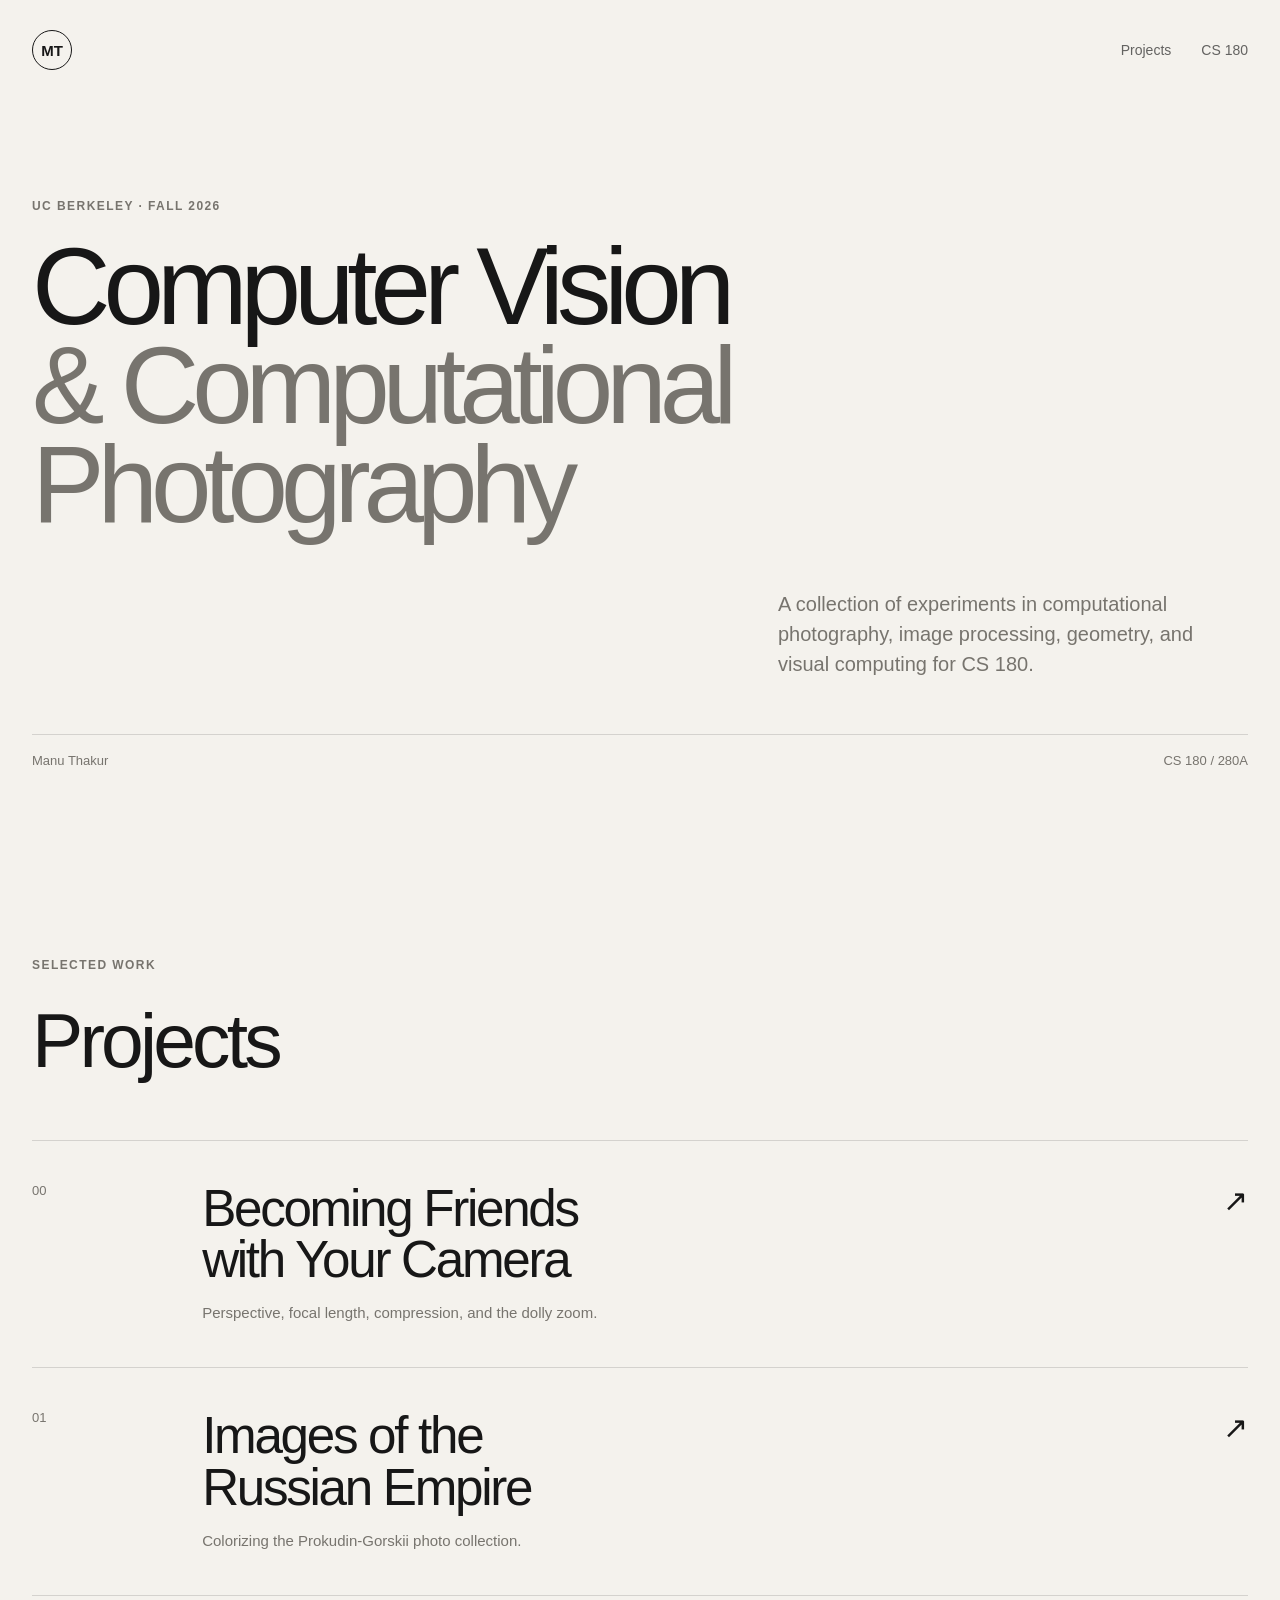
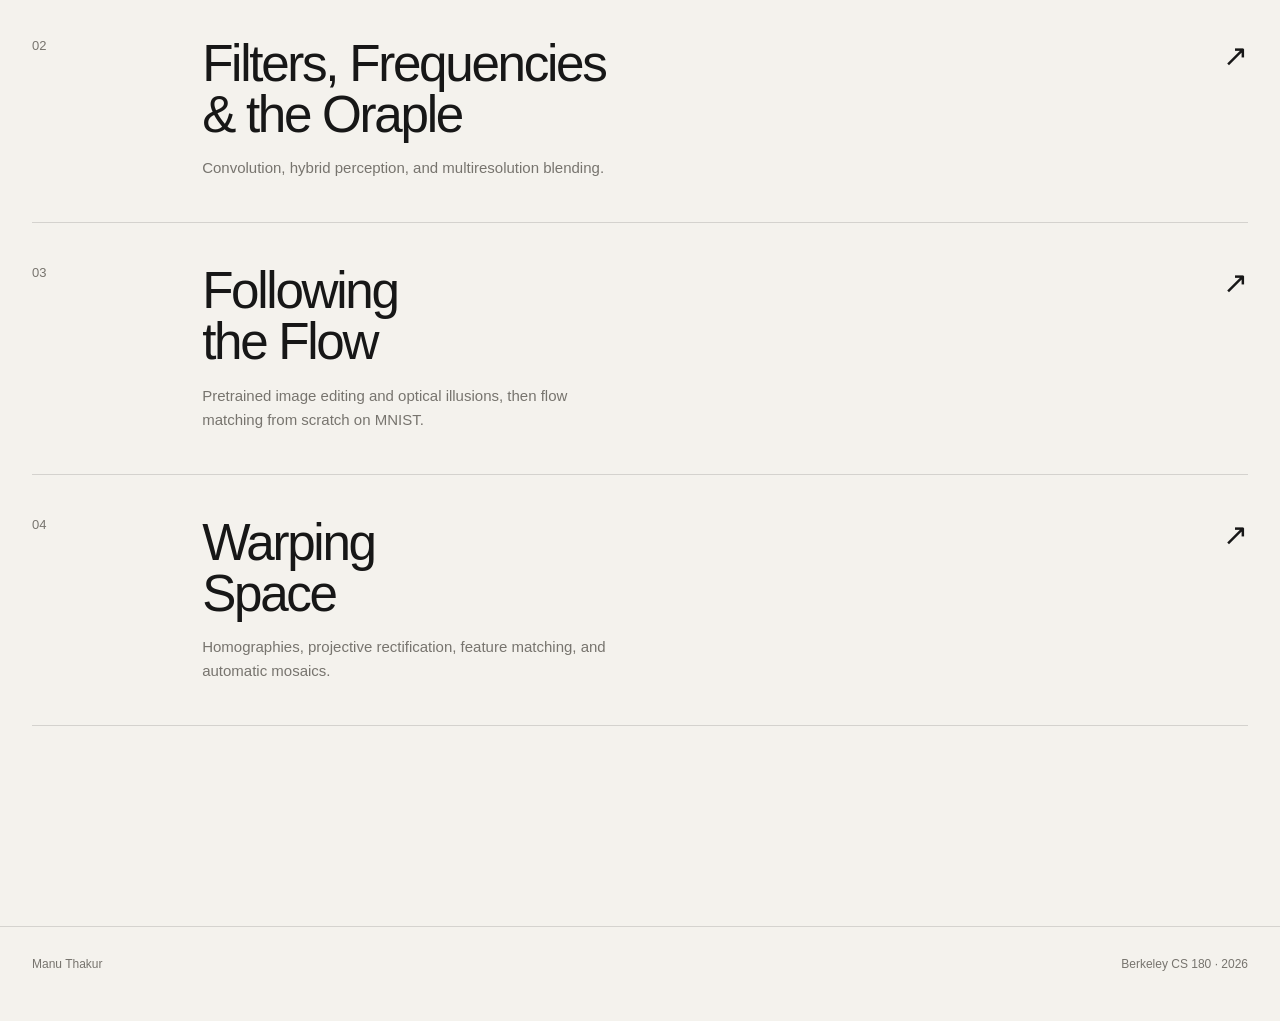
<file: index.html>
<!DOCTYPE html>
<html lang="en">
<head>
    <meta charset="UTF-8">
    <meta name="viewport" content="width=device-width, initial-scale=1.0">

    <title>Manu Thakur — CS 180</title>

    <link rel="stylesheet" href="./style.css">
    <script src="./motion.js" defer></script>
</head>

<body>

    <nav class="nav">
        <a class="nav-logo" href="./">MT</a>

        <div class="nav-links">
            <a href="#projects">Projects</a>
            <a href="https://cal-cs180.github.io/fa26/">CS 180</a>
        </div>
    </nav>


    <main>

        <section class="hero">
            <p class="eyebrow">UC Berkeley · Fall 2026</p>

            <h1>
                Computer Vision<br>
                <span class="muted">& Computational Photography</span>
            </h1>

            <p class="hero-description">
                A collection of experiments in computational photography,
                image processing, geometry, and visual computing for CS 180.
            </p>

            <div class="hero-meta">
                <span>Manu Thakur</span>
                <span>CS 180 / 280A</span>
            </div>
        </section>


        <section id="projects" class="projects">

            <div class="section-header">
                <p class="eyebrow">Selected work</p>
                <h2>Projects</h2>
            </div>


            <a class="project-card" href="./0/index.html">
                <div class="project-number">00</div>

                <div class="project-info">
                    <h3>Becoming Friends<br>with Your Camera</h3>

                    <p>
                        Perspective, focal length, compression,
                        and the dolly zoom.
                    </p>
                </div>

                <div class="project-arrow">↗</div>
            </a>


            <a class="project-card" href="./1/index.html">
                <div class="project-number">01</div>

                <div class="project-info">
                    <h3>Images of the<br>Russian Empire</h3>

                    <p>
                        Colorizing the Prokudin-Gorskii
                        photo collection.
                    </p>
                </div>

                <div class="project-arrow">↗</div>
            </a>


            <a class="project-card" href="./2/index.html">
                <div class="project-number">02</div>

                <div class="project-info">
                    <h3>Filters, Frequencies<br>&amp; the Oraple</h3>

                    <p>
                        Convolution, hybrid perception,
                        and multiresolution blending.
                    </p>
                </div>

                <div class="project-arrow">↗</div>
            </a>


            <a class="project-card" href="./3/index.html">
                <div class="project-number">03</div>

                <div class="project-info">
                    <h3>Following<br>the Flow</h3>

                    <p>
                        Pretrained image editing and optical illusions,
                        then flow matching from scratch on MNIST.
                    </p>
                </div>

                <div class="project-arrow">↗</div>
            </a>


            <a class="project-card" href="./4/index.html">
                <div class="project-number">04</div>

                <div class="project-info">
                    <h3>Warping<br>Space</h3>

                    <p>
                        Homographies, projective rectification,
                        feature matching, and automatic mosaics.
                    </p>
                </div>

                <div class="project-arrow">↗</div>
            </a>

        </section>

    </main>


    <footer>
        <span>Manu Thakur</span>
        <span>Berkeley CS 180 · 2026</span>
    </footer>

</body>
</html>
</file>
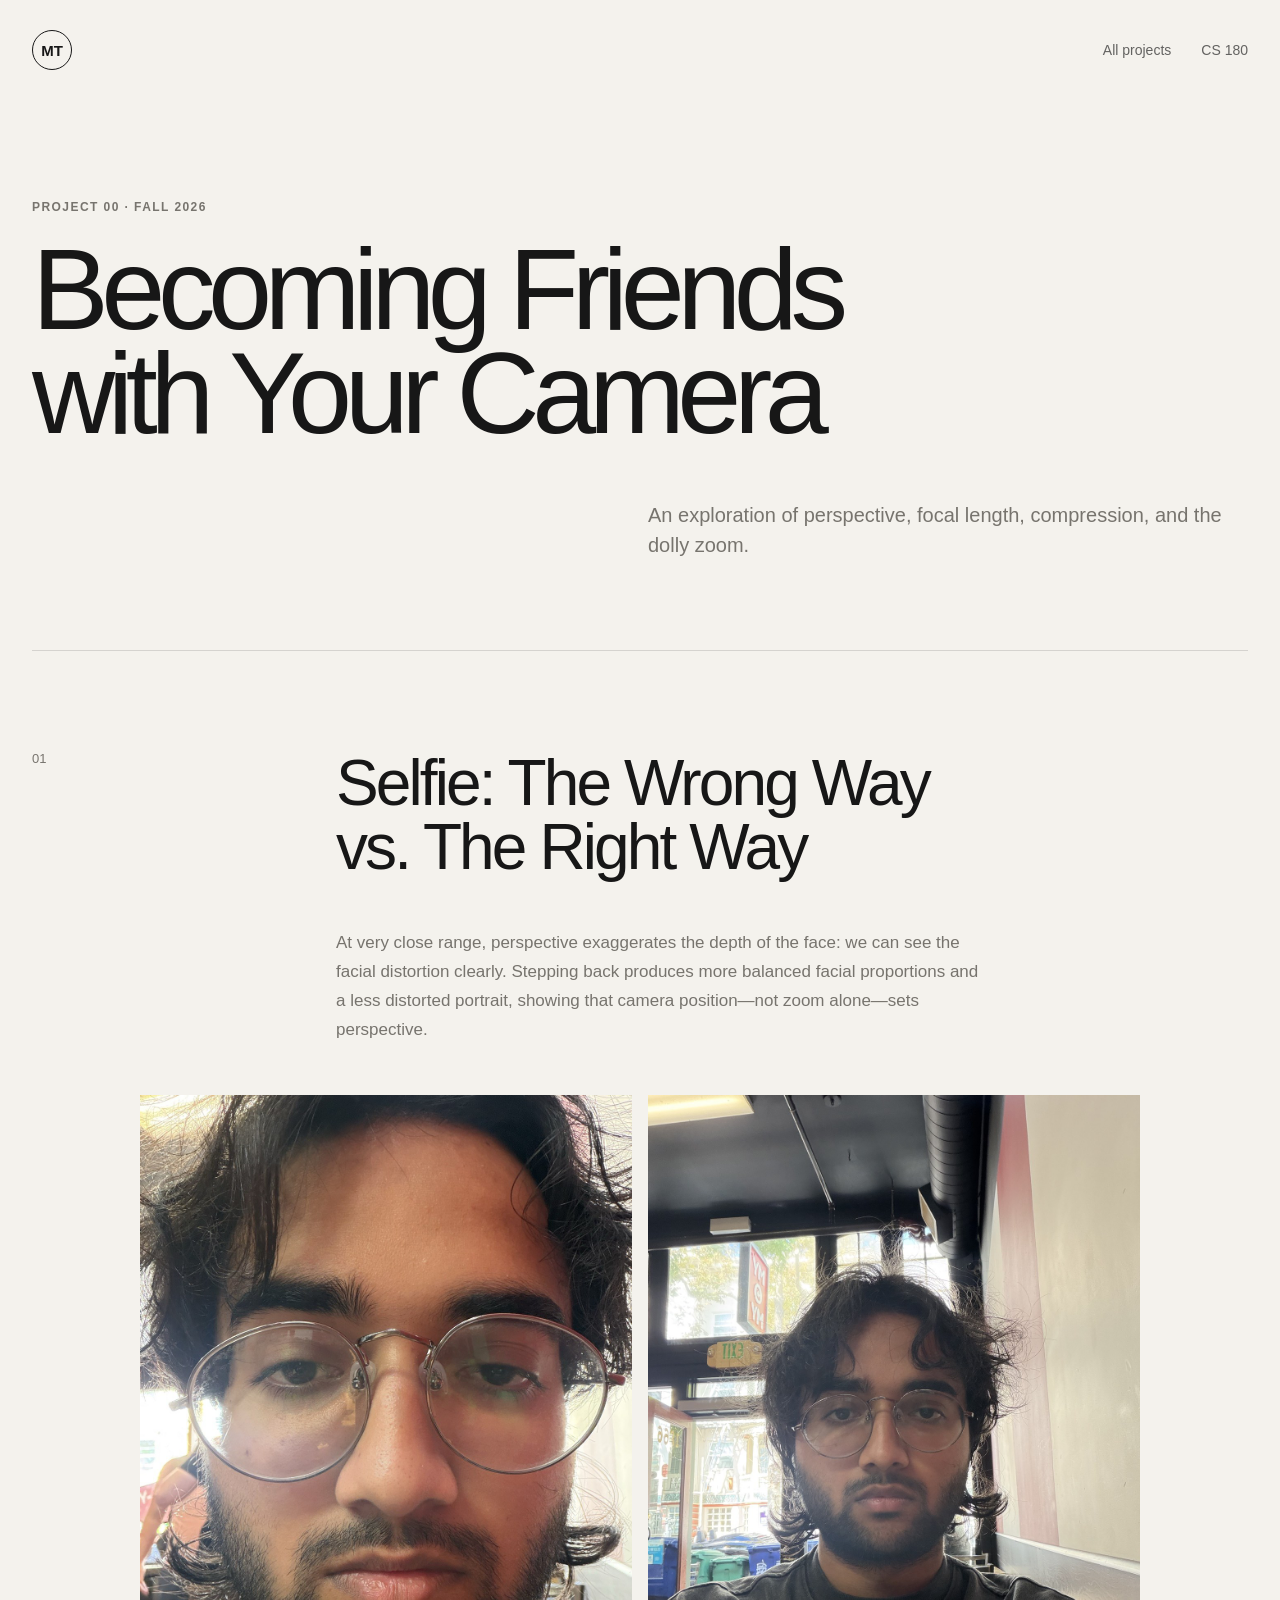
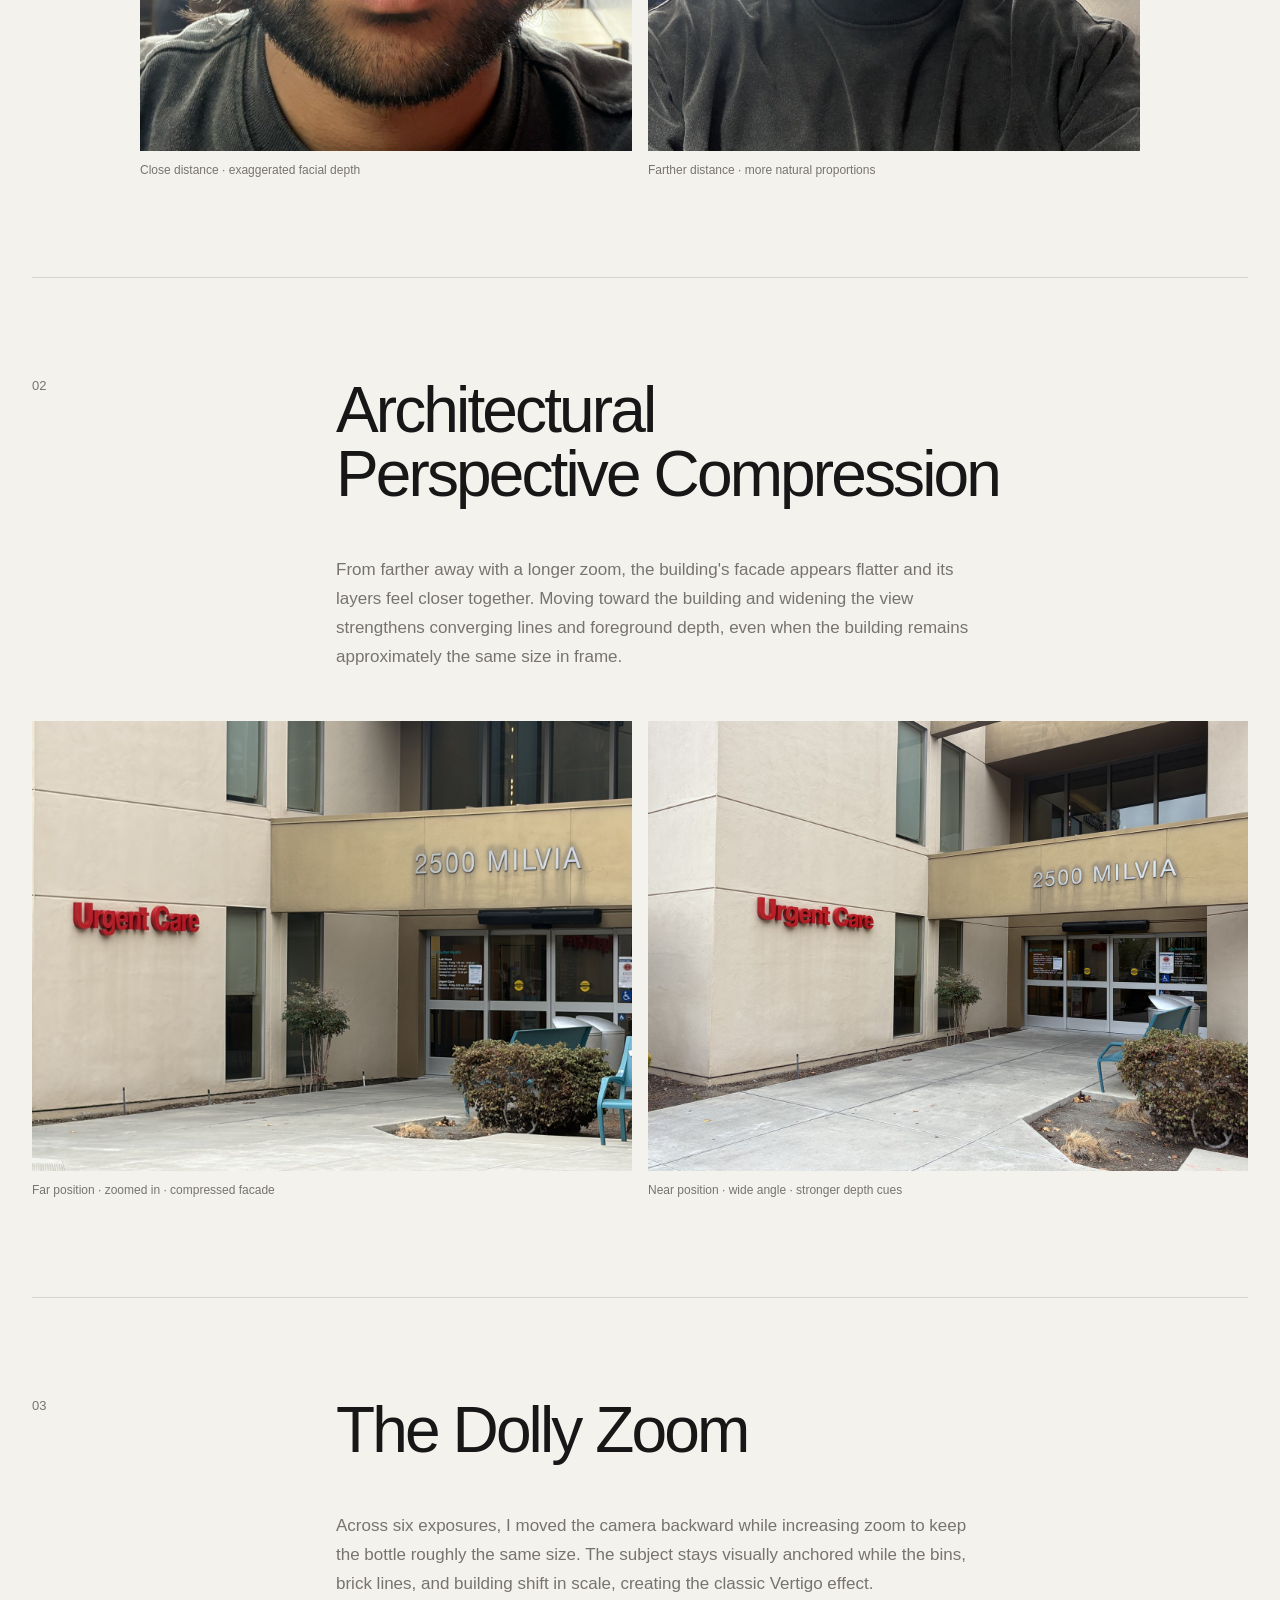
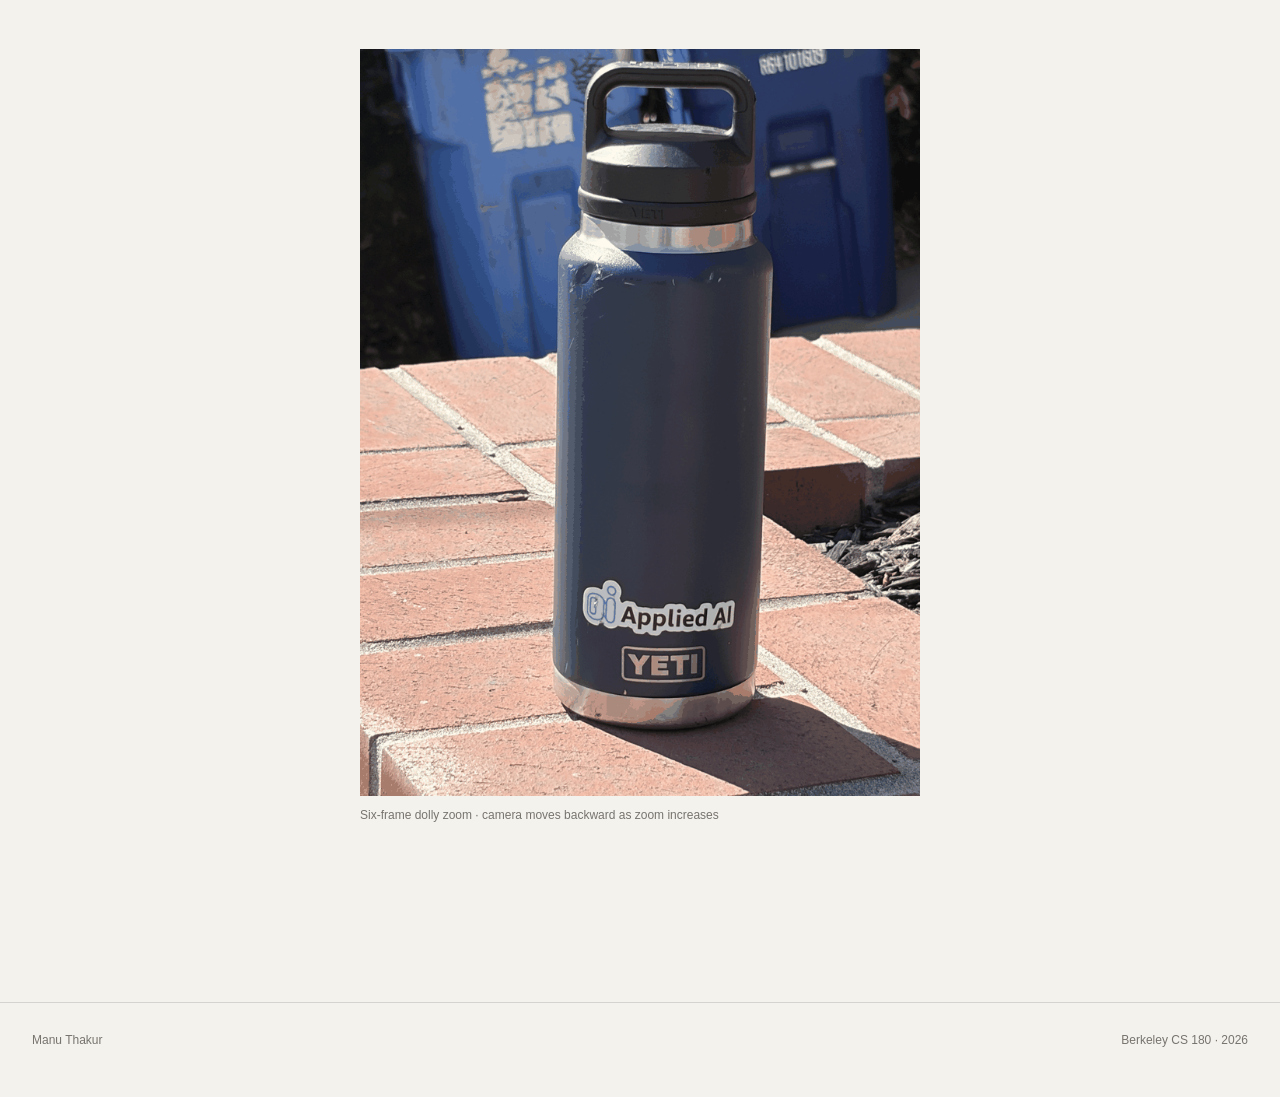
<file: 0/index.html>
<!DOCTYPE html>
<html lang="en">
<head>
    <meta charset="UTF-8">
    <meta name="viewport" content="width=device-width, initial-scale=1.0">

    <title>Project 0 — Manu Thakur</title>

    <link rel="stylesheet" href="../style.css">
    <script src="../motion.js" defer></script>
</head>

<body>

    <nav class="nav">
        <a class="nav-logo" href="../index.html" aria-label="Back to portfolio home">MT</a>

        <div class="nav-links">
            <a href="../index.html#projects">All projects</a>
            <a href="https://cal-cs180.github.io/fa26/">CS 180</a>
        </div>
    </nav>


    <main>

        <section class="project-hero">
            <p class="eyebrow">Project 00 · Fall 2026</p>

            <h1 class="project-title">Becoming Friends<br>with Your Camera</h1>

            <p class="project-summary">
                An exploration of perspective, focal length, compression,
                and the dolly zoom.
            </p>
        </section>


        <section id="part-1" class="project-section">
            <div class="project-section-header">
                <span class="project-section-number">01</span>
                <h2>Selfie: The Wrong Way<br>vs. The Right Way</h2>
            </div>

            <div class="project-section-text">
                <p>
                    At very close range, perspective exaggerates the depth of the face:
                    we can see the facial distortion clearly. Stepping back
                    produces more balanced facial proportions and a less distorted portrait,
                    showing that camera position—not zoom alone—sets perspective.
                </p>
            </div>

            <div class="image-grid portrait-grid">
                <figure>
                    <img
                        src="./media/selfie-close.jpg"
                        alt="An extreme close-up portrait showing exaggerated facial perspective"
                        width="1200"
                        height="1600"
                        loading="lazy"
                    >
                    <figcaption>Close distance · exaggerated facial depth</figcaption>
                </figure>

                <figure>
                    <img
                        src="./media/selfie-far.jpg"
                        alt="A portrait taken from farther away showing more natural facial proportions"
                        width="1200"
                        height="1600"
                        loading="lazy"
                    >
                    <figcaption>Farther distance · more natural proportions</figcaption>
                </figure>
            </div>
        </section>


        <section id="part-2" class="project-section">
            <div class="project-section-header">
                <span class="project-section-number">02</span>
                <h2>Architectural<br>Perspective Compression</h2>
            </div>

            <div class="project-section-text">
                <p>
                    From farther away with a longer zoom, the building's facade appears
                    flatter and its layers feel closer together. Moving toward the building
                    and widening the view strengthens converging lines and foreground depth,
                    even when the building remains approximately the same size in frame.
                </p>
            </div>

            <div class="image-grid">
                <figure>
                    <img
                        src="./media/building-far.jpg"
                        alt="A zoomed-in view of a building photographed from farther away"
                        width="1600"
                        height="1200"
                        loading="lazy"
                    >
                    <figcaption>Far position · zoomed in · compressed facade</figcaption>
                </figure>

                <figure>
                    <img
                        src="./media/building-close.jpg"
                        alt="A wider view of the same building photographed from nearby"
                        width="1600"
                        height="1200"
                        loading="lazy"
                    >
                    <figcaption>Near position · wide angle · stronger depth cues</figcaption>
                </figure>
            </div>
        </section>


        <section id="part-3" class="project-section">
            <div class="project-section-header">
                <span class="project-section-number">03</span>
                <h2>The Dolly Zoom</h2>
            </div>

            <div class="project-section-text">
                <p>
                    Across six exposures, I moved the camera backward while increasing zoom
                    to keep the bottle roughly the same size. The subject stays visually
                    anchored while the bins, brick lines, and building shift in scale,
                    creating the classic Vertigo effect.
                </p>
            </div>

            <figure class="full-image portrait-media">
                <picture>
                    <source
                        media="(prefers-reduced-motion: reduce)"
                        srcset="./media/dolly-zoom-still.jpg"
                    >
                    <img
                        src="./media/dolly-zoom.gif"
                        alt="A six-frame dolly zoom centered on a water bottle"
                        width="720"
                        height="960"
                        loading="lazy"
                    >
                </picture>
                <figcaption>
                    Six-frame dolly zoom · camera moves backward as zoom increases
                </figcaption>
            </figure>
        </section>

    </main>


    <footer>
        <span>Manu Thakur</span>
        <span>Berkeley CS 180 · 2026</span>
    </footer>

</body>
</html>
</file>
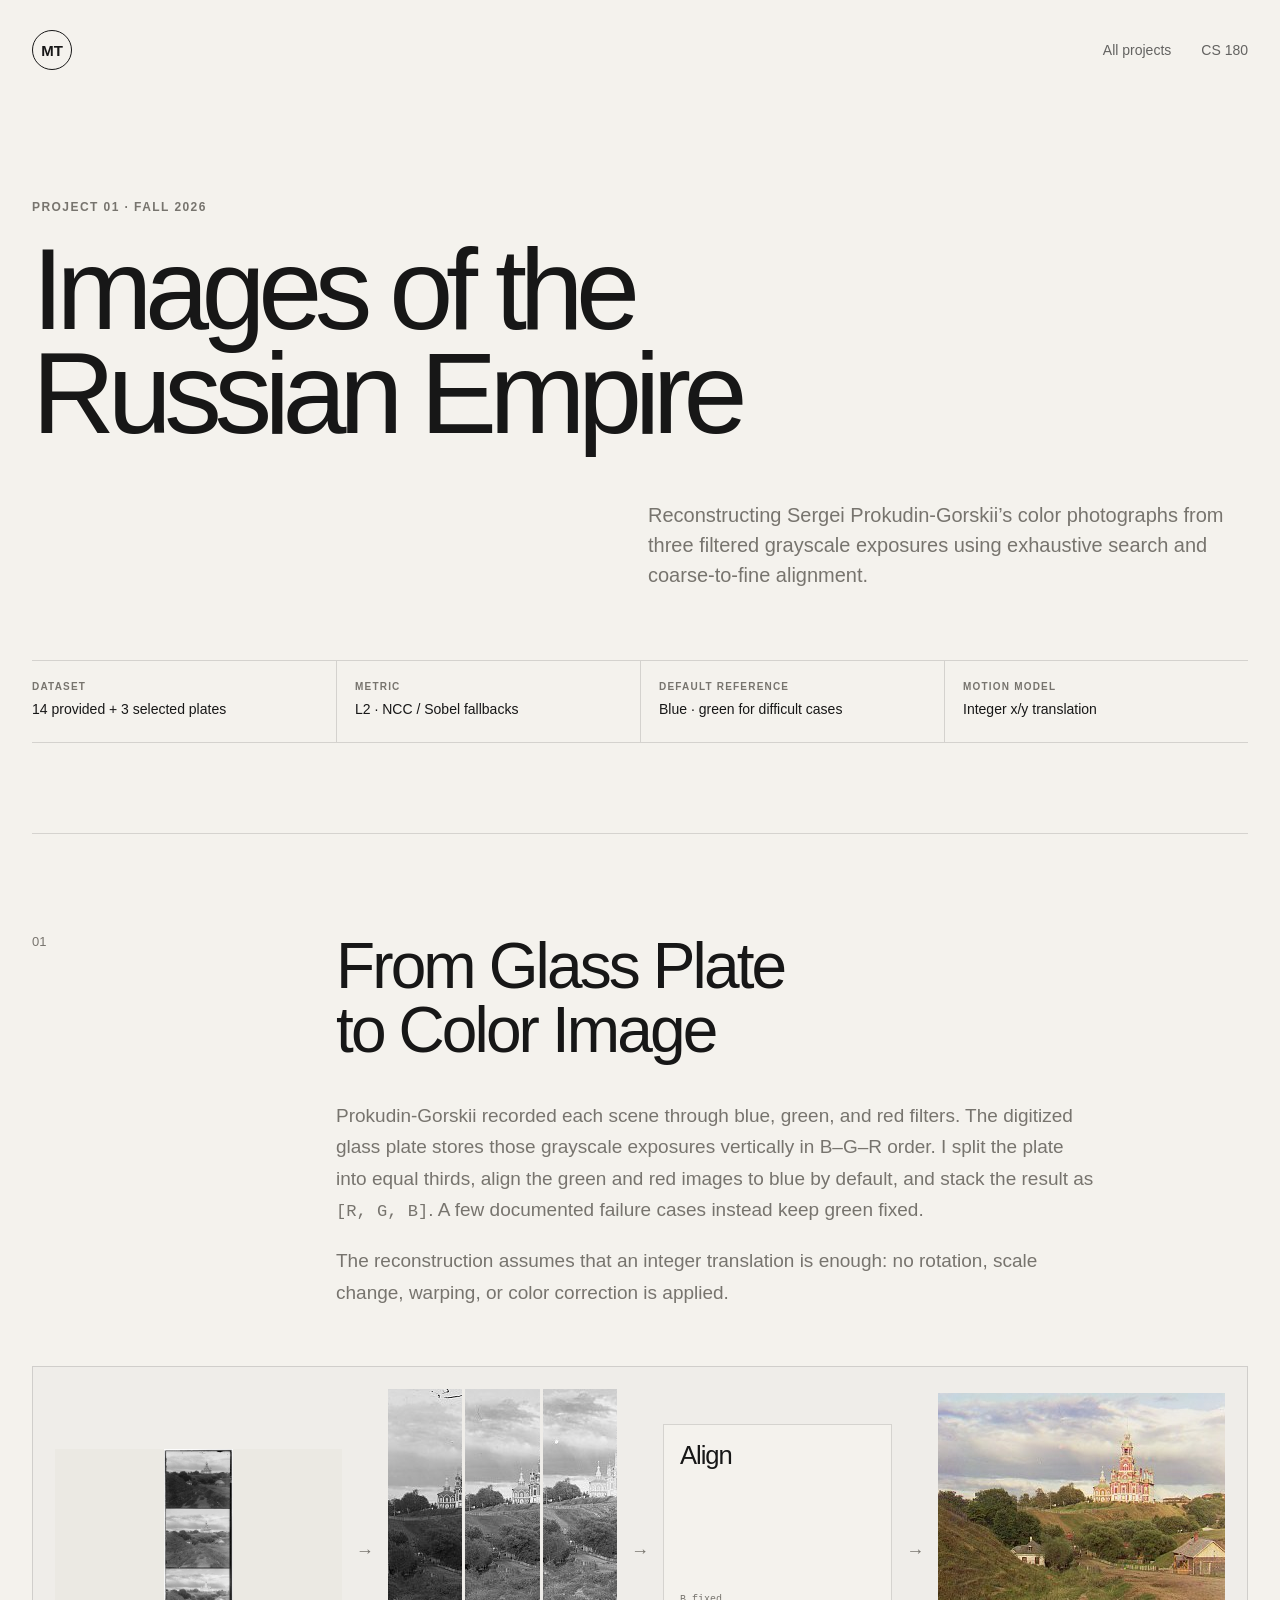
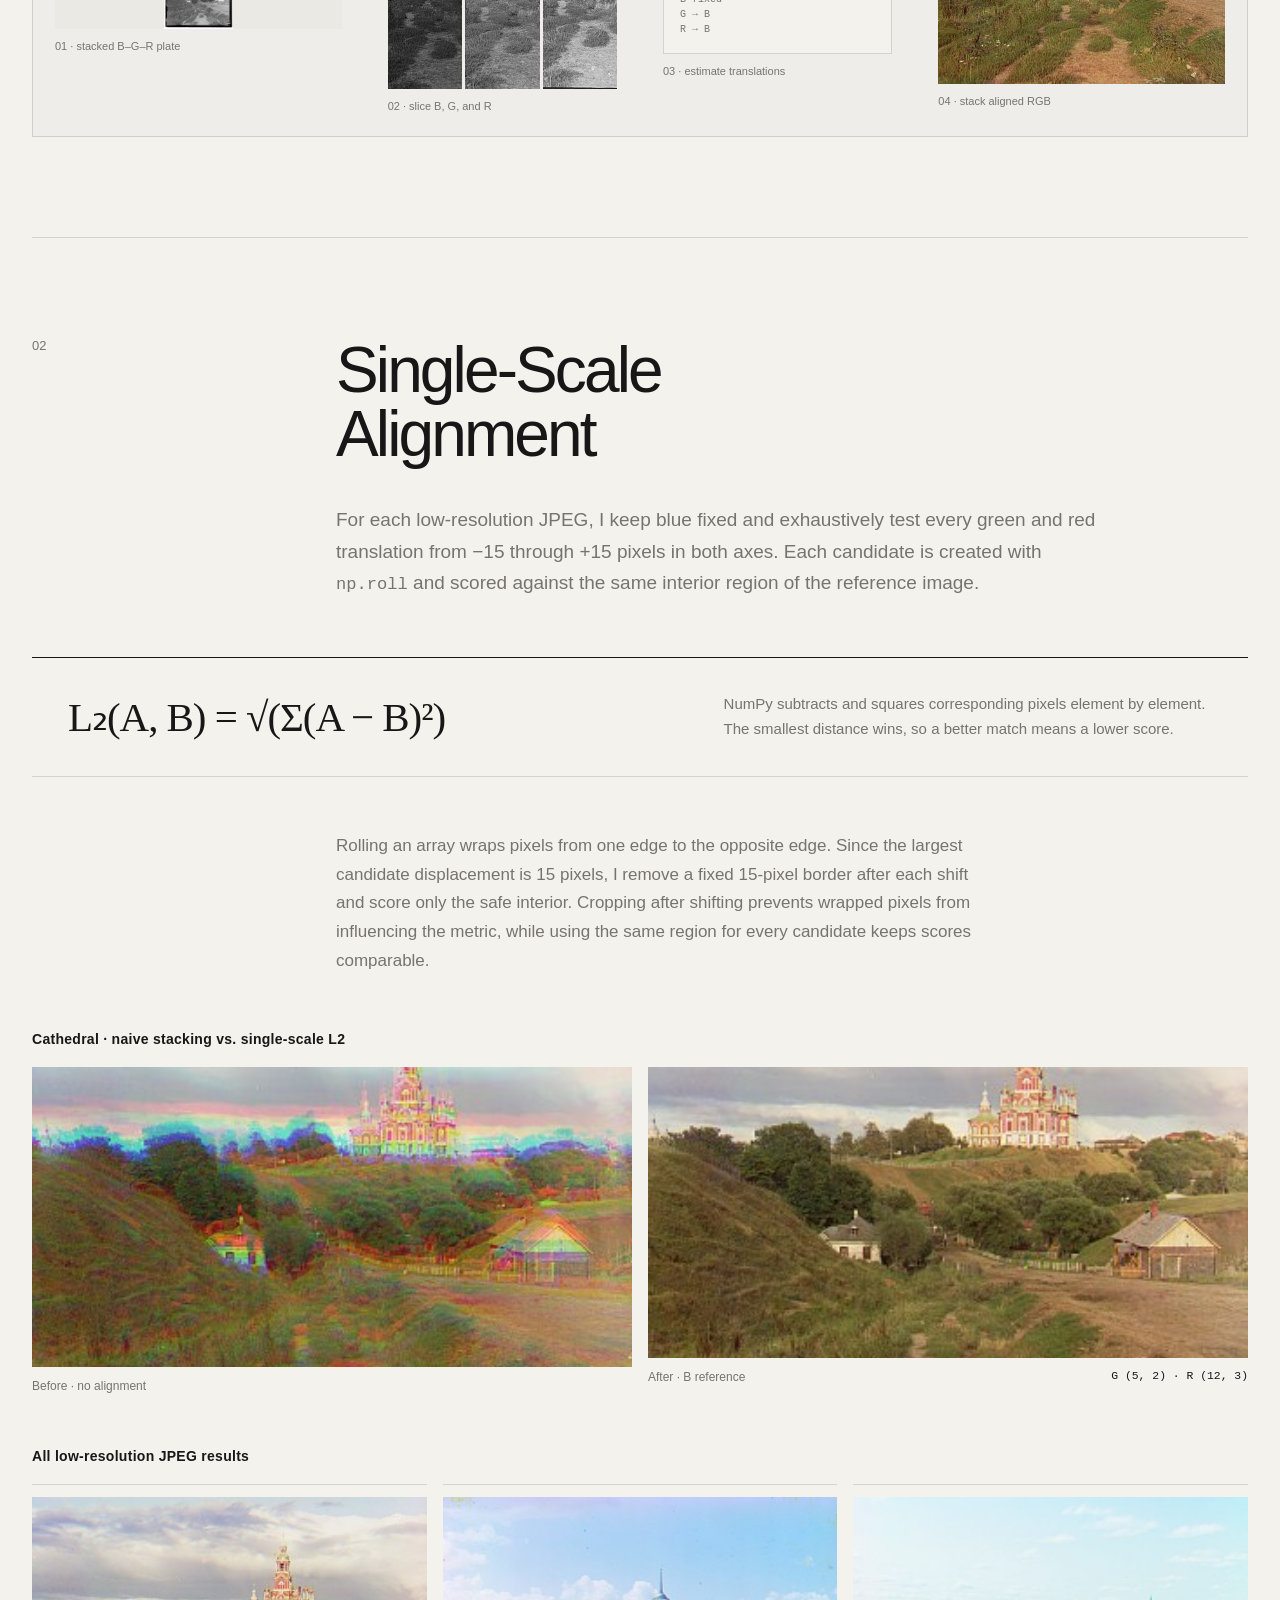
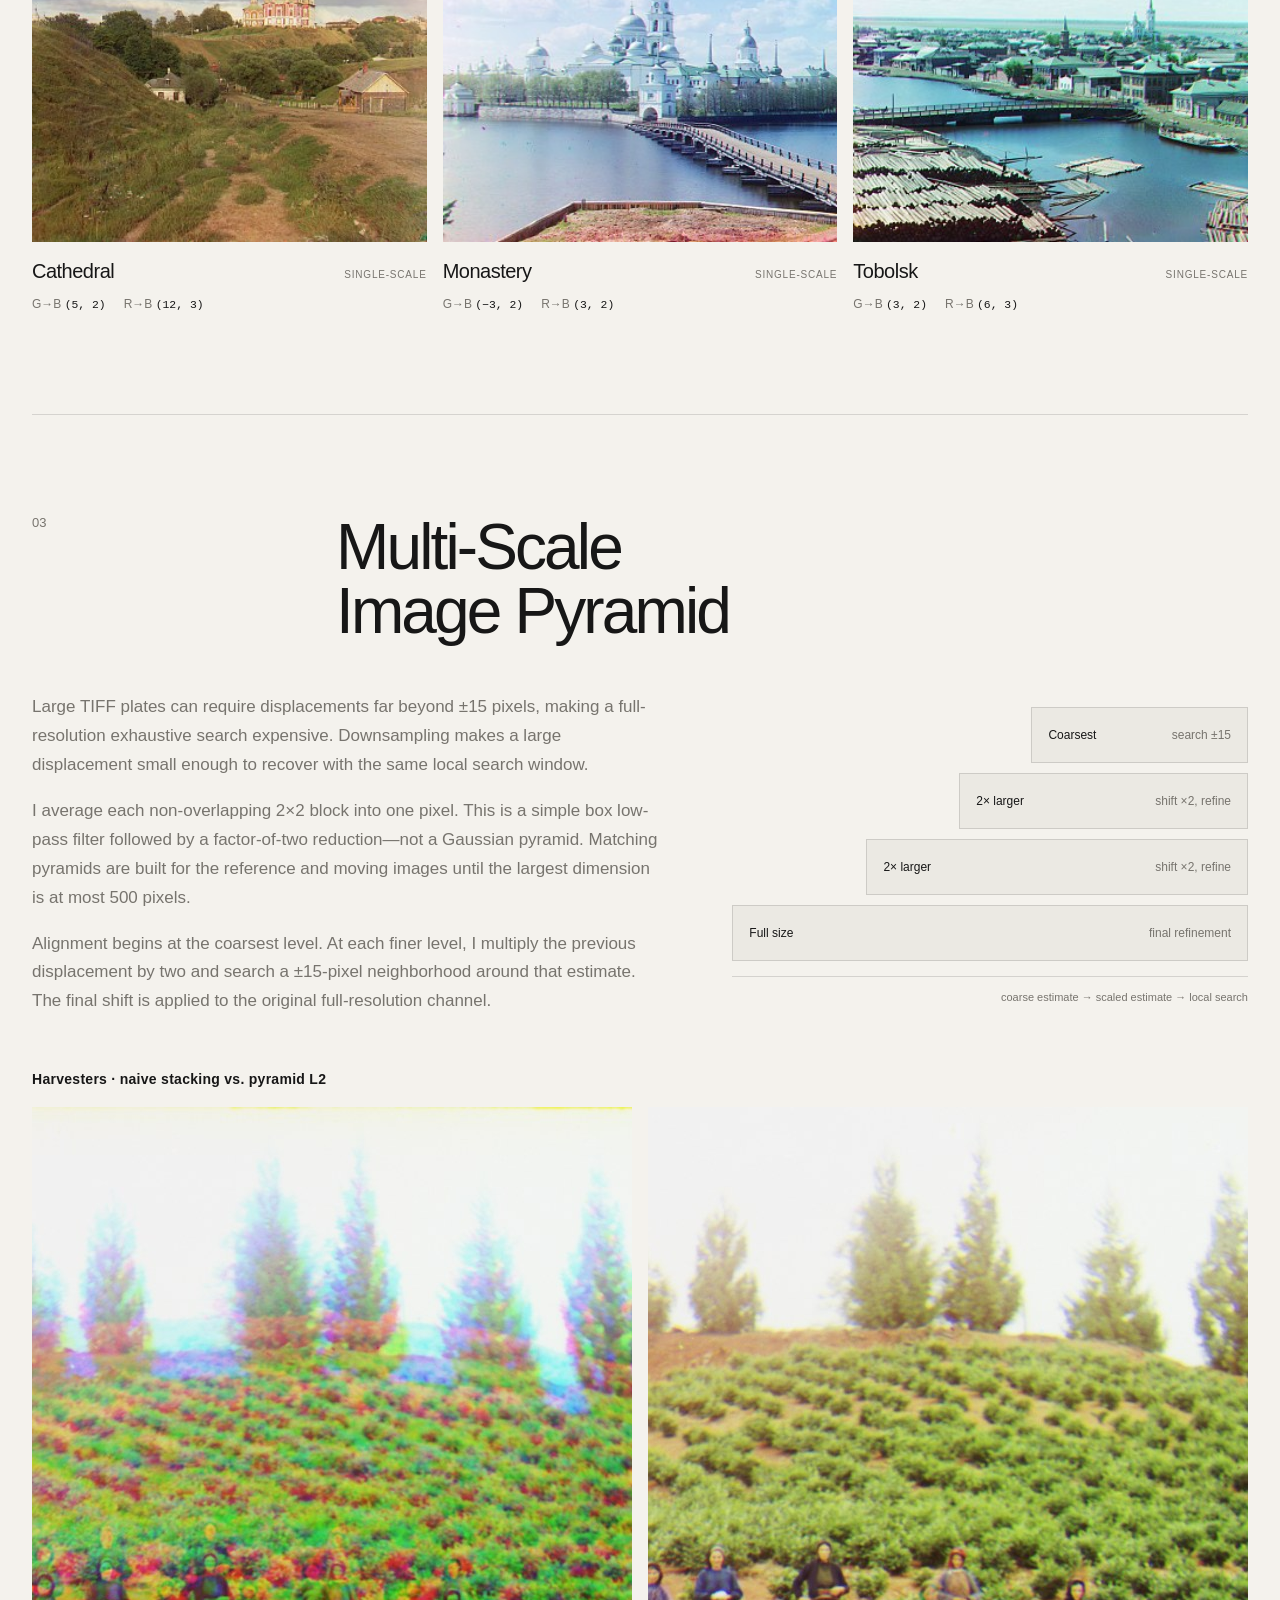
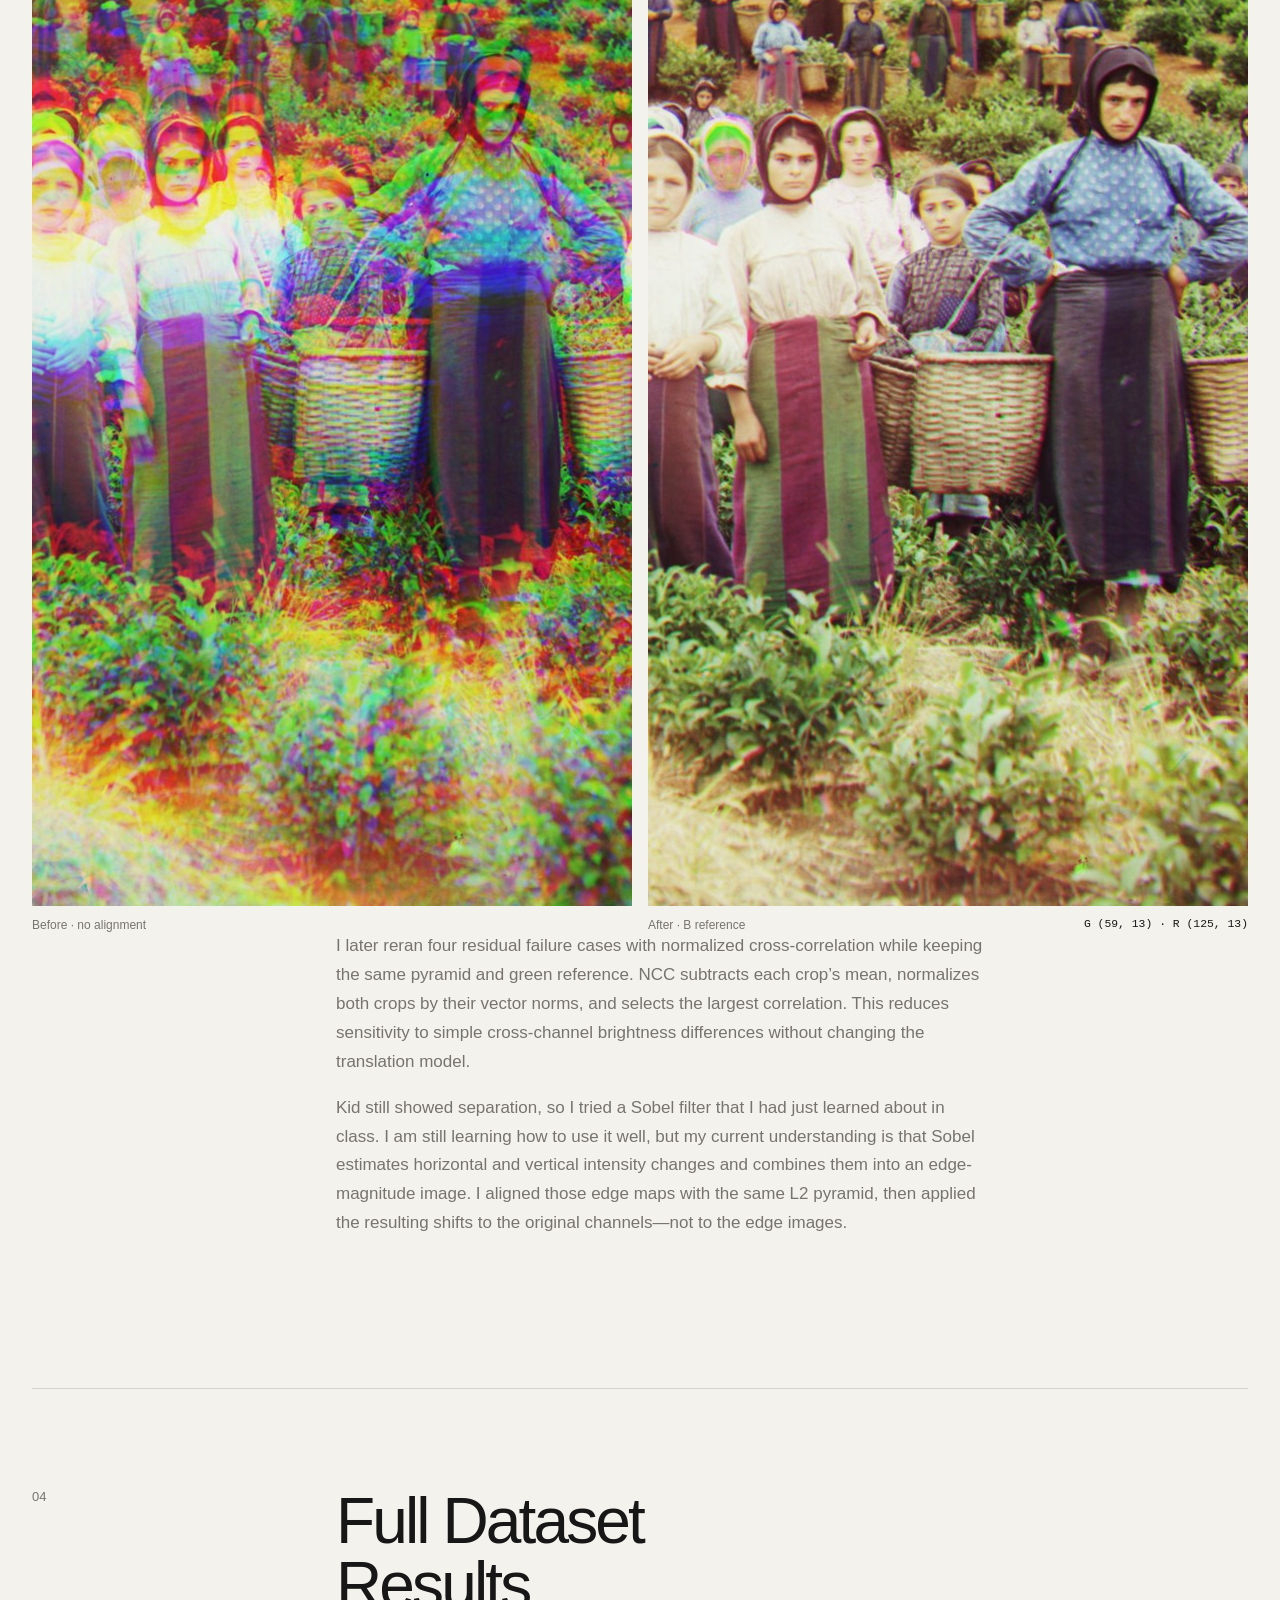
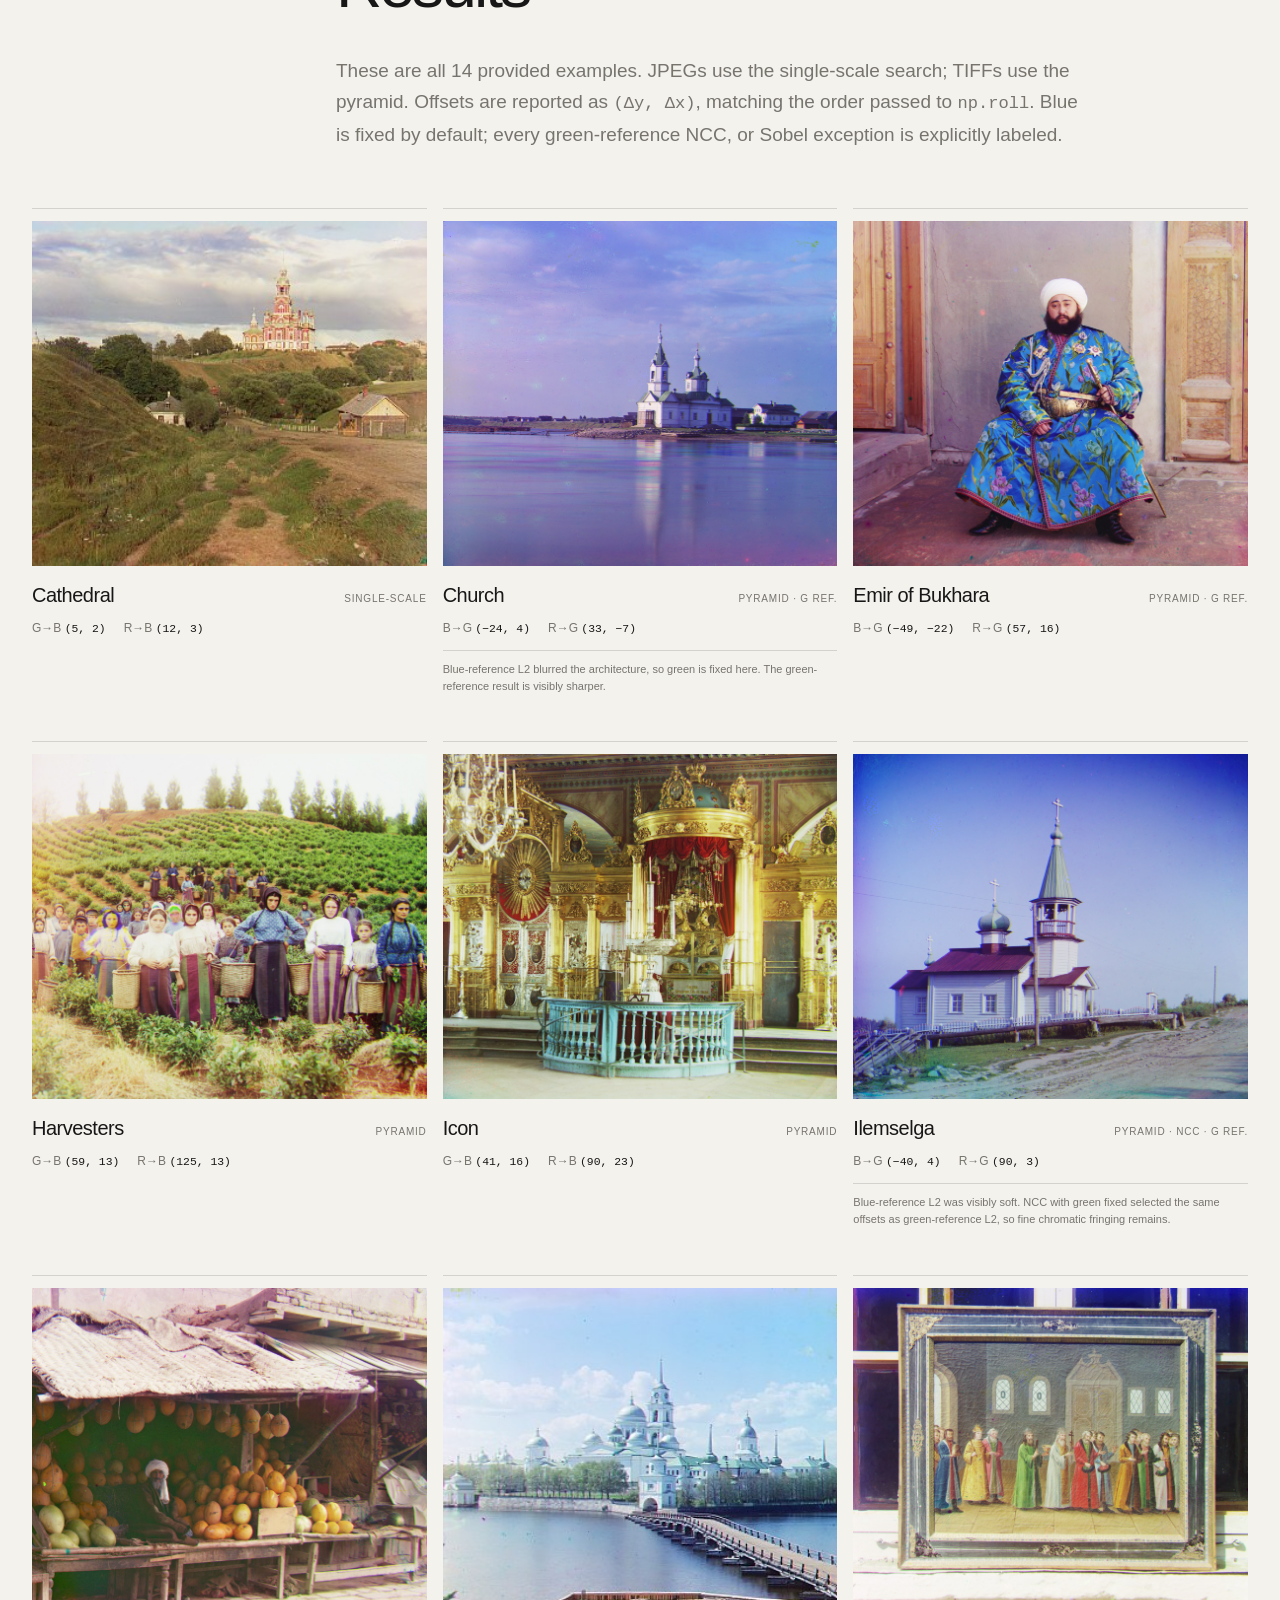
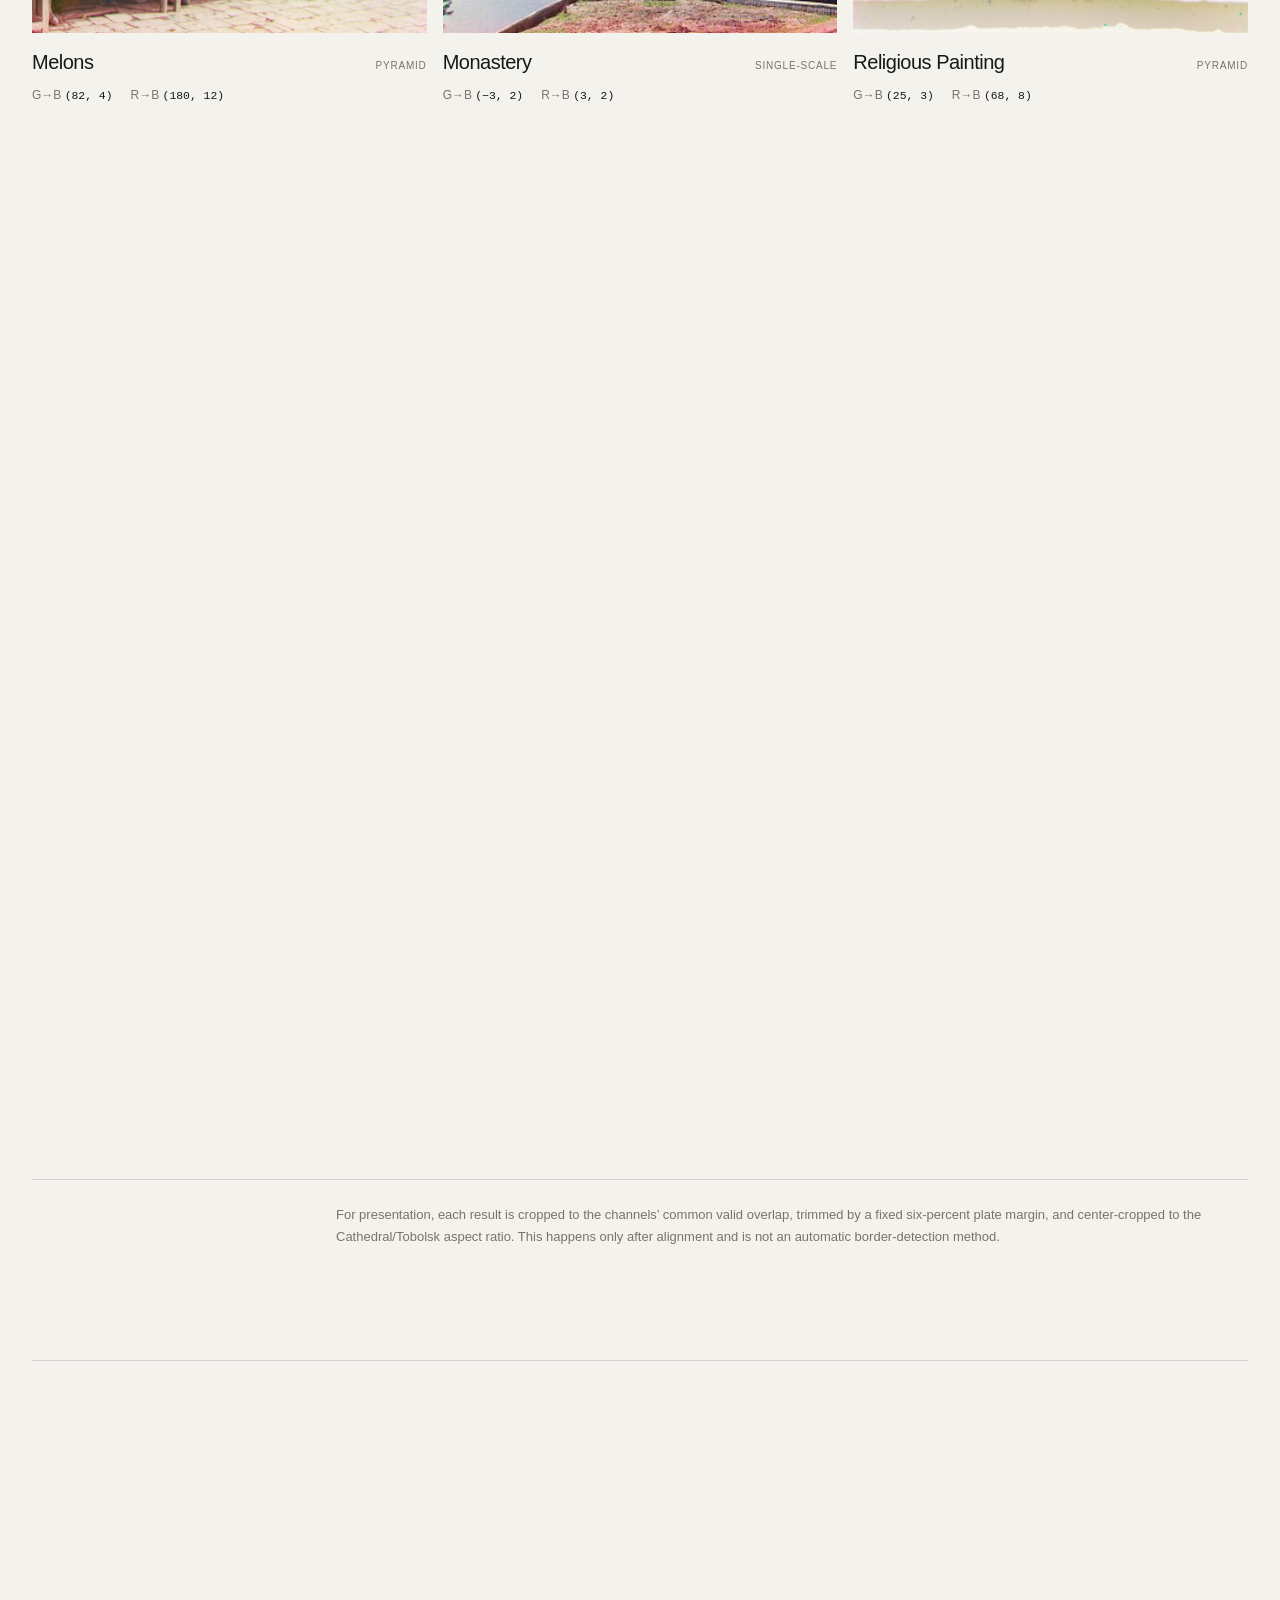
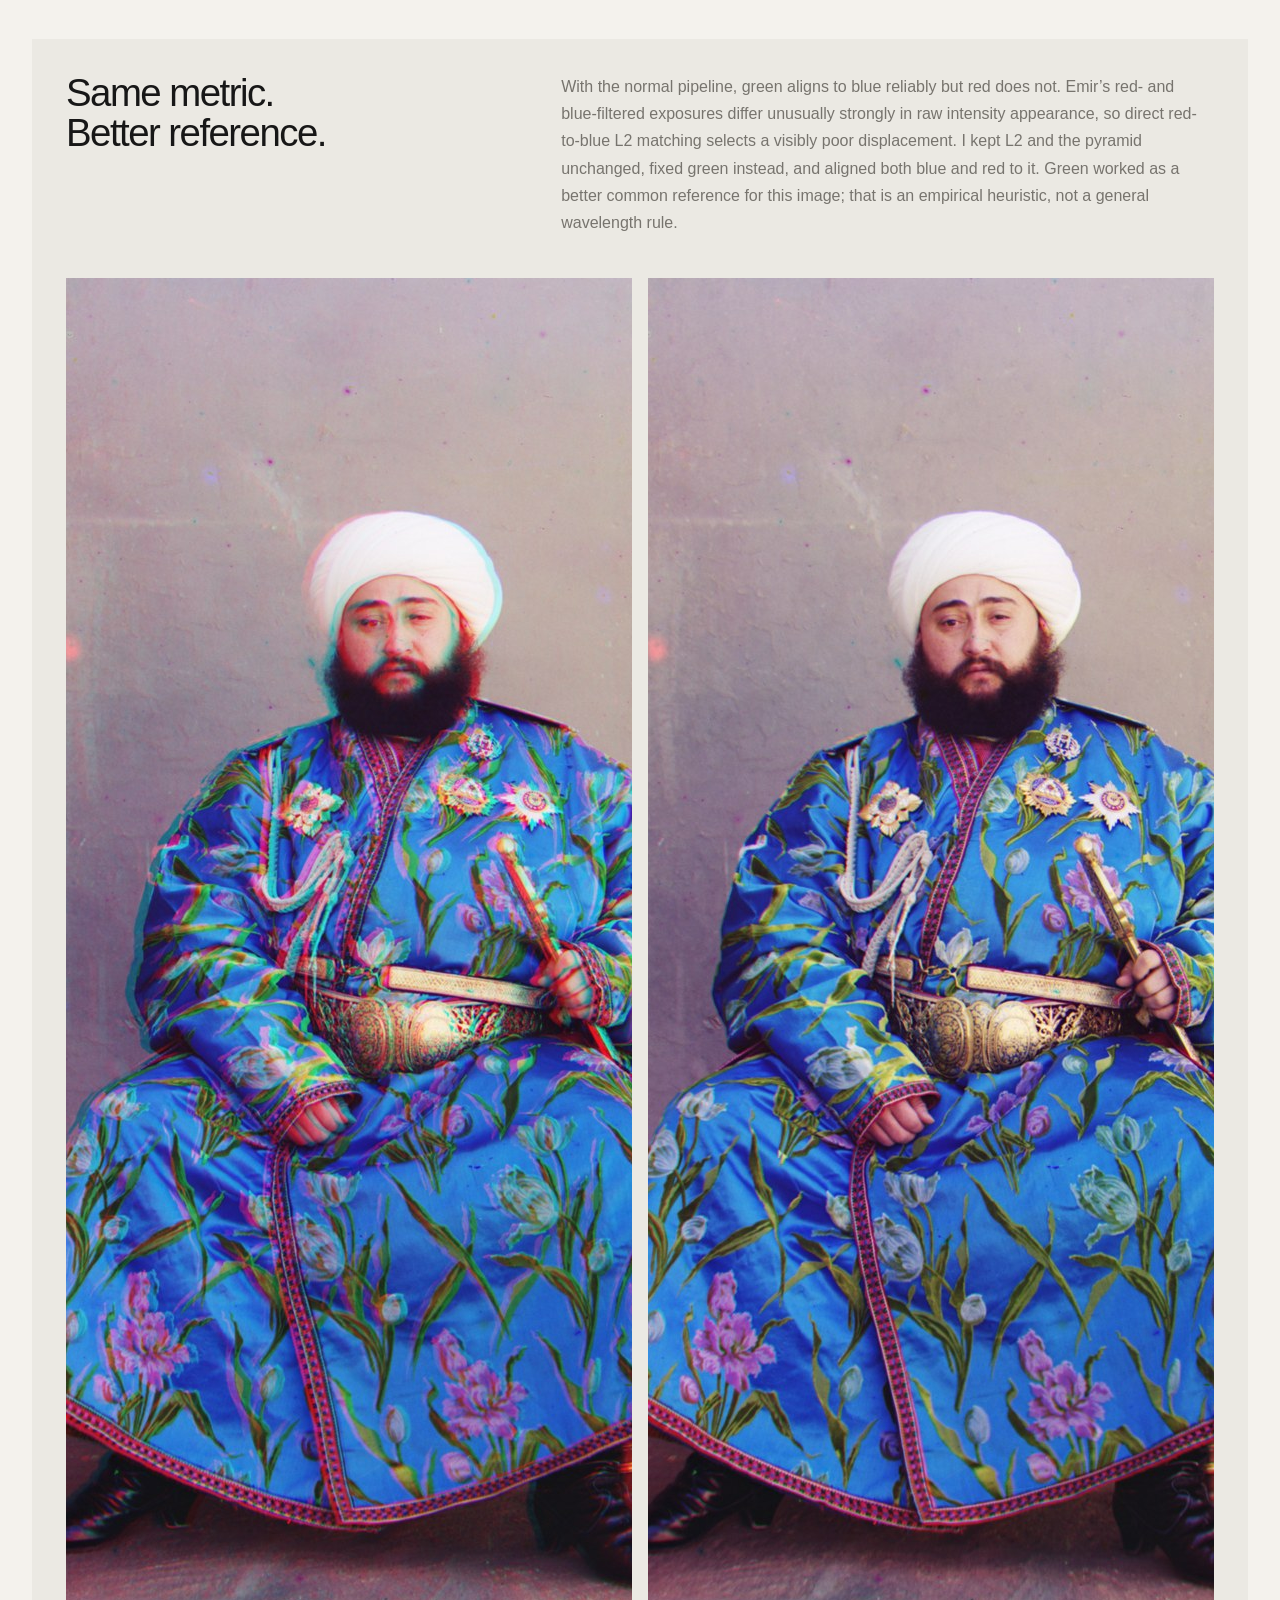
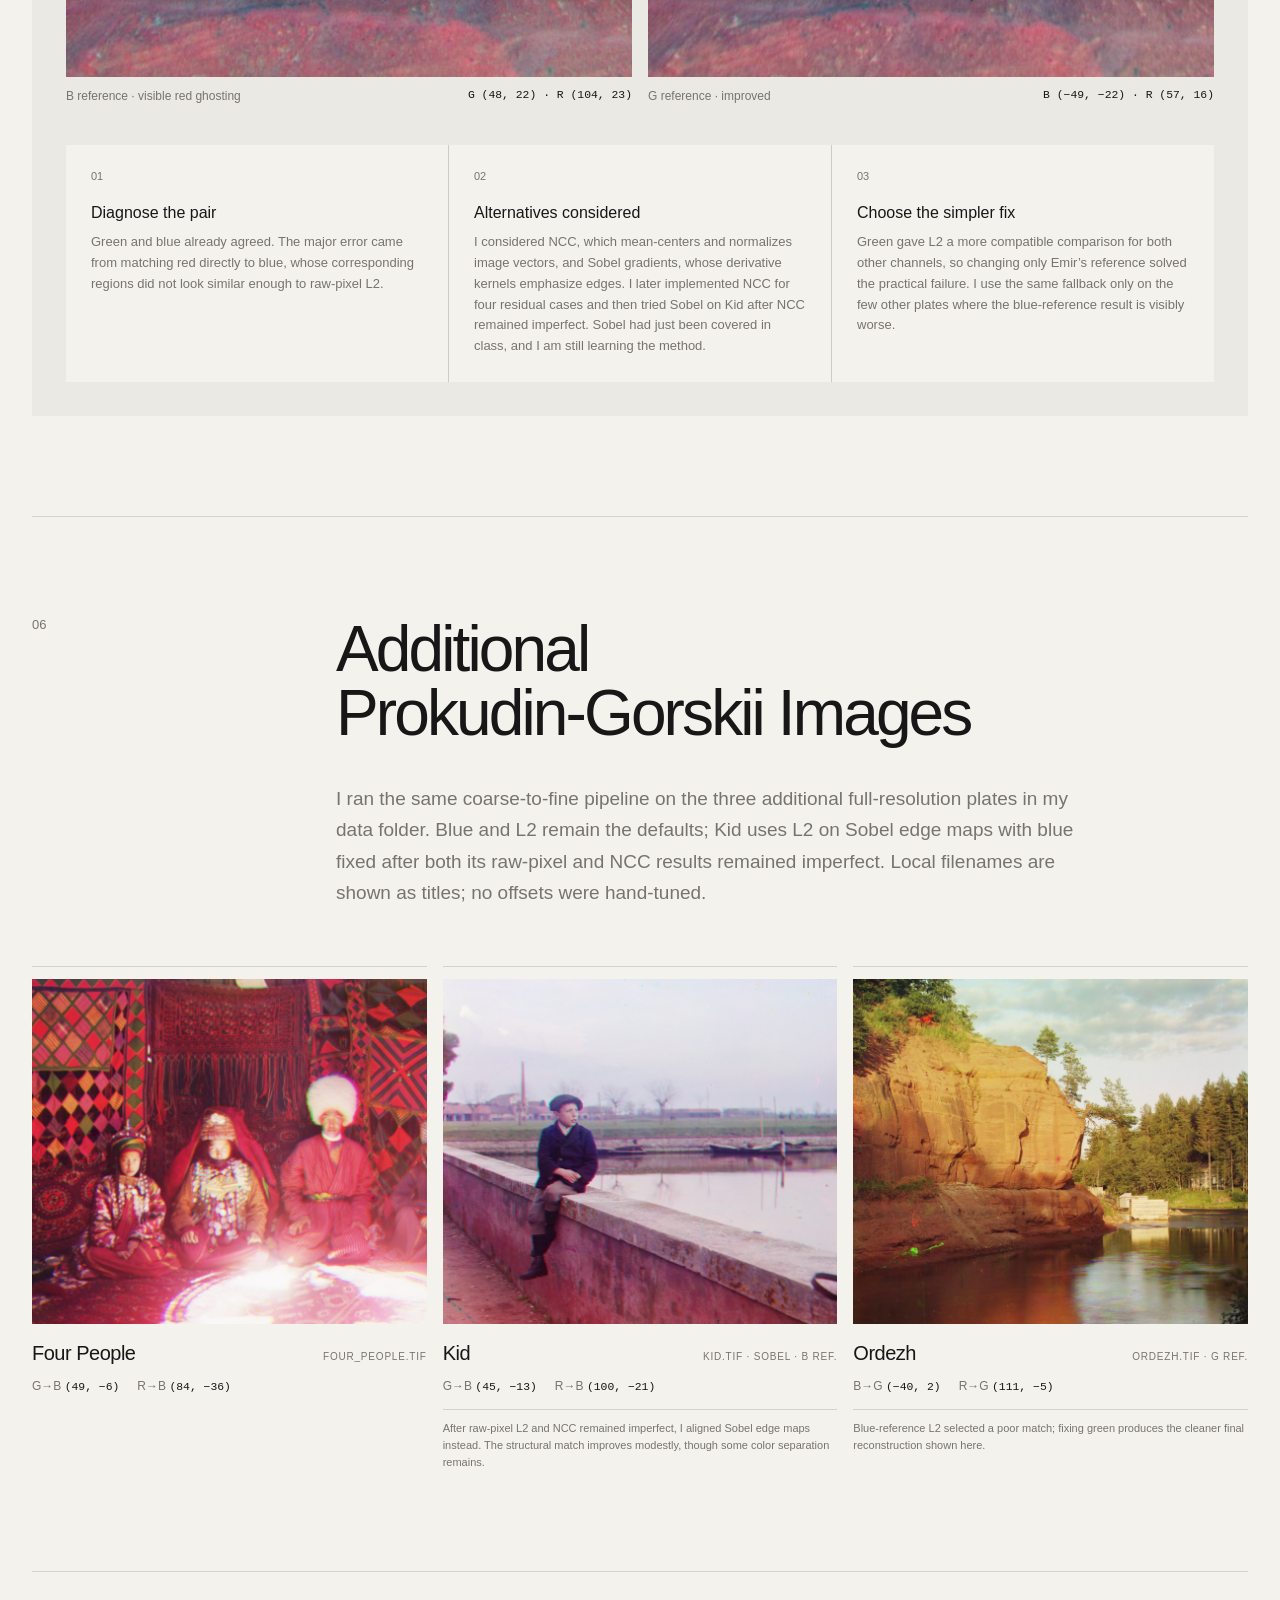
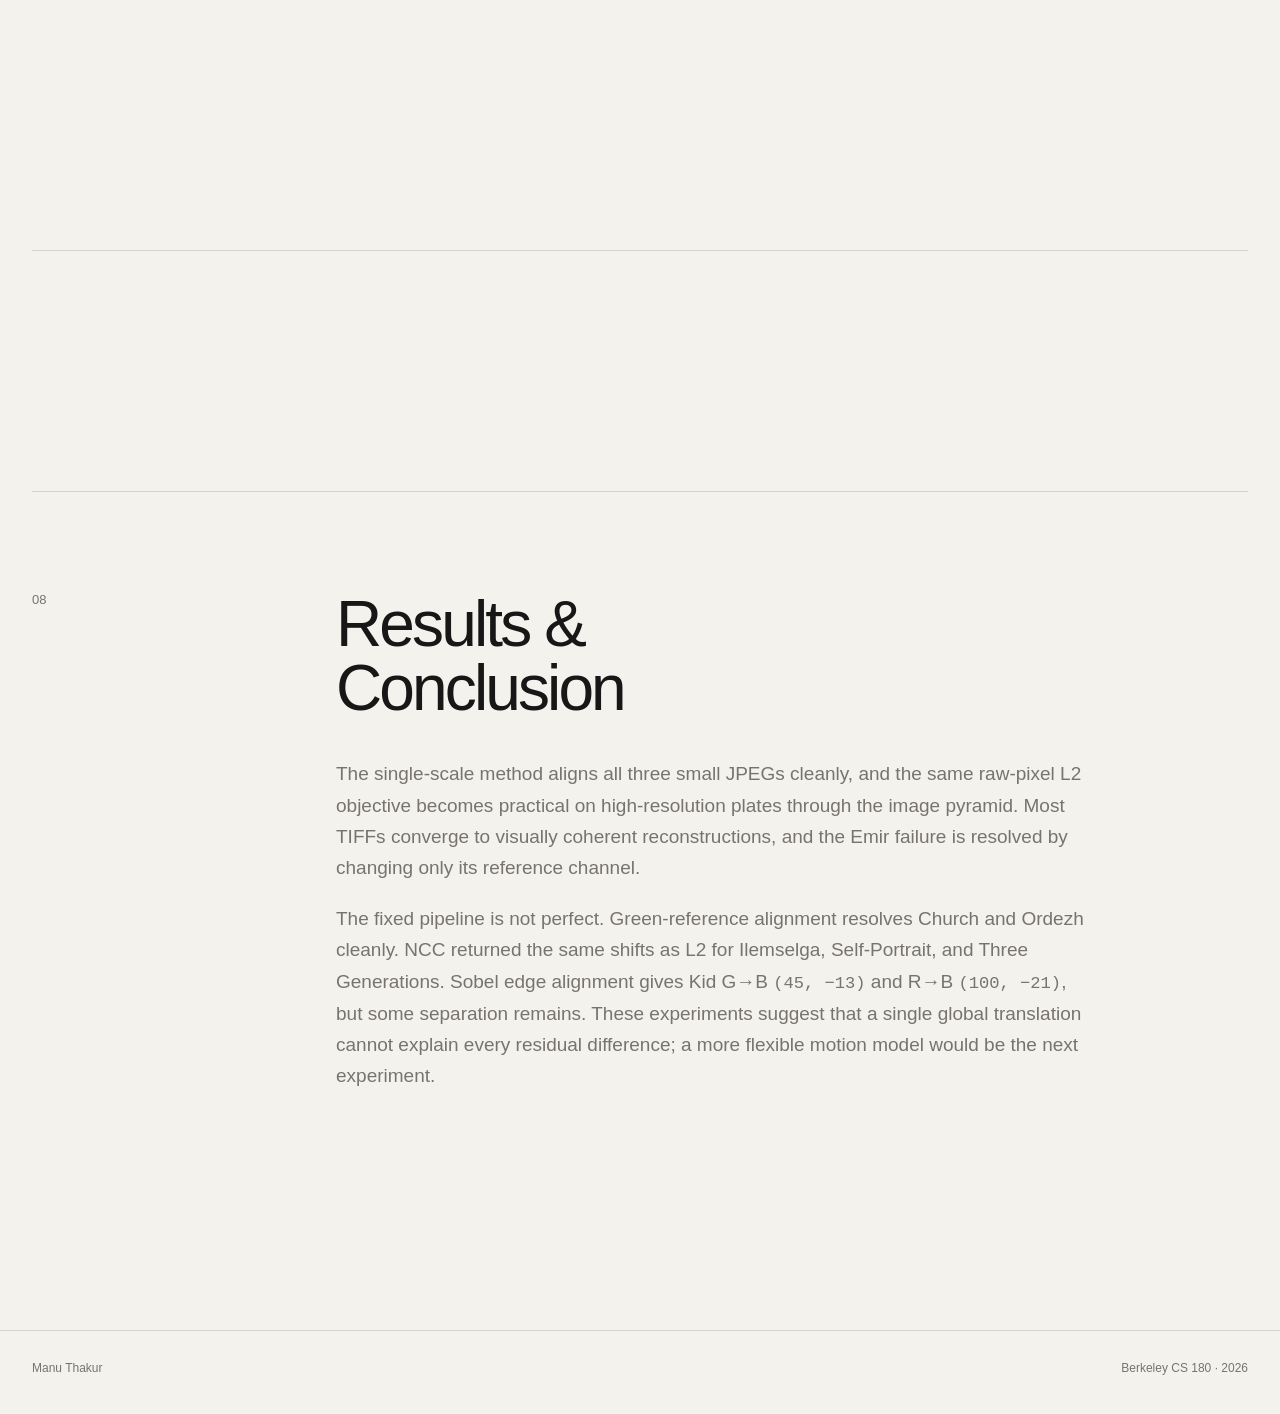
<file: 1/index.html>
<!DOCTYPE html>
<html lang="en">
<head>
    <meta charset="UTF-8">
    <meta name="viewport" content="width=device-width, initial-scale=1.0">

    <title>Project 1 — Images of the Russian Empire</title>
    <meta
        name="description"
        content="CS 180 Project 1: reconstructing Prokudin-Gorskii color photographs with single-scale and pyramid alignment."
    >

    <link rel="stylesheet" href="../style.css">
    <script src="../motion.js" defer></script>
</head>

<body>

    <nav class="nav">
        <a class="nav-logo" href="../index.html" aria-label="Back to portfolio home">MT</a>

        <div class="nav-links">
            <a href="../index.html#projects">All projects</a>
            <a href="https://cal-cs180.github.io/fa26/">CS 180</a>
        </div>
    </nav>


    <main>

        <section class="project-hero">
            <p class="eyebrow">Project 01 · Fall 2026</p>

            <h1 class="project-title">Images of the<br>Russian Empire</h1>

            <p class="project-summary">
                Reconstructing Sergei Prokudin-Gorskii’s color photographs from
                three filtered grayscale exposures using exhaustive search and
                coarse-to-fine alignment.
            </p>

            <div class="project-facts" aria-label="Project summary">
                <div class="project-fact">
                    <span class="project-fact-label">Dataset</span>
                    <span class="project-fact-value">14 provided + 3 selected plates</span>
                </div>
                <div class="project-fact">
                    <span class="project-fact-label">Metric</span>
                    <span class="project-fact-value">L2 · NCC / Sobel fallbacks</span>
                </div>
                <div class="project-fact">
                    <span class="project-fact-label">Default reference</span>
                    <span class="project-fact-value">Blue · green for difficult cases</span>
                </div>
                <div class="project-fact">
                    <span class="project-fact-label">Motion model</span>
                    <span class="project-fact-value">Integer x/y translation</span>
                </div>
            </div>
        </section>


        <section id="overview" class="project-section">
            <div class="project-section-header">
                <span class="project-section-number">01</span>
                <h2>From Glass Plate<br>to Color Image</h2>
            </div>

            <div class="section-lede">
                <p>
                    Prokudin-Gorskii recorded each scene through blue, green, and red
                    filters. The digitized glass plate stores those grayscale exposures
                    vertically in B–G–R order. I split the plate into equal thirds,
                    align the green and red images to blue by default, and stack the
                    result as <code>[R, G, B]</code>. A few documented failure cases
                    instead keep green fixed.
                </p>
                <p>
                    The reconstruction assumes that an integer translation is enough:
                    no rotation, scale change, warping, or color correction is applied.
                </p>
            </div>

            <div class="process-flow" aria-label="Glass plate reconstruction pipeline">
                <figure class="process-step plate-step">
                    <img
                        src="./media/pipeline/cathedral-plate.jpg"
                        alt="The Cathedral glass plate with three vertically stacked exposures"
                        width="381"
                        height="1000"
                    >
                    <figcaption class="process-step-label">01 · stacked B–G–R plate</figcaption>
                </figure>

                <div class="process-arrow" aria-hidden="true">→</div>

                <figure class="process-step">
                    <div class="channel-step-images">
                        <img src="./media/pipeline/cathedral-blue.jpg" alt="Blue-filter exposure" width="344" height="300">
                        <img src="./media/pipeline/cathedral-green.jpg" alt="Green-filter exposure" width="344" height="300">
                        <img src="./media/pipeline/cathedral-red.jpg" alt="Red-filter exposure" width="344" height="300">
                    </div>
                    <figcaption class="process-step-label">02 · slice B, G, and R</figcaption>
                </figure>

                <div class="process-arrow" aria-hidden="true">→</div>

                <figure class="process-step">
                    <div class="alignment-step-card">
                        <strong>Align</strong>
                        <span>B fixed<br>G → B<br>R → B</span>
                    </div>
                    <figcaption class="process-step-label">03 · estimate translations</figcaption>
                </figure>

                <div class="process-arrow" aria-hidden="true">→</div>

                <figure class="process-step result-step">
                    <img
                        src="./media/results/cathedral.jpg"
                        alt="Aligned color reconstruction of Cathedral"
                        width="332"
                        height="291"
                    >
                    <figcaption class="process-step-label">04 · stack aligned RGB</figcaption>
                </figure>
            </div>
        </section>


        <section id="single-scale" class="project-section">
            <div class="project-section-header">
                <span class="project-section-number">02</span>
                <h2>Single-Scale<br>Alignment</h2>
            </div>

            <div class="section-lede">
                <p>
                    For each low-resolution JPEG, I keep blue fixed and exhaustively
                    test every green and red translation from −15 through +15 pixels
                    in both axes. Each candidate is created with <code>np.roll</code> and
                    scored against the same interior region of the reference image.
                </p>
            </div>

            <div class="equation-panel">
                <div class="equation" aria-label="L2 of A and B equals the square root of the sum of A minus B squared">
                    L₂(A, B) = √(Σ(A − B)²)
                </div>
                <p class="equation-note">
                    NumPy subtracts and squares corresponding pixels element by element.
                    The smallest distance wins, so a better match means a lower score.
                </p>
            </div>

            <div class="project-section-text">
                <p>
                    Rolling an array wraps pixels from one edge to the opposite edge.
                    Since the largest candidate displacement is 15 pixels, I remove a
                    fixed 15-pixel border after each shift and score only the safe
                    interior. Cropping after shifting prevents wrapped pixels from
                    influencing the metric, while using the same region for every
                    candidate keeps scores comparable.
                </p>
            </div>

            <div class="comparison-panel">
                <h3 class="comparison-heading">Cathedral · naive stacking vs. single-scale L2</h3>
                <div class="comparison-grid">
                    <figure>
                        <img
                            src="./media/comparisons/cathedral-unaligned.jpg"
                            alt="Cathedral channels stacked without alignment"
                            width="344"
                            height="300"
                            loading="lazy"
                        >
                        <figcaption>Before · no alignment</figcaption>
                    </figure>
                    <figure>
                        <img
                            src="./media/results/cathedral.jpg"
                            alt="Cathedral after single-scale channel alignment"
                            width="332"
                            height="291"
                            loading="lazy"
                        >
                        <figcaption class="offset-caption">
                            <span>After · B reference</span>
                            <code>G (5, 2) · R (12, 3)</code>
                        </figcaption>
                    </figure>
                </div>
            </div>

            <div class="comparison-panel">
                <h3 class="comparison-heading">All low-resolution JPEG results</h3>
                <div class="result-grid">
                    <article class="result-card">
                        <figure>
                            <img src="./media/results/cathedral.jpg" alt="Aligned Cathedral result" width="332" height="291" loading="lazy">
                        </figure>
                        <div class="result-card-header">
                            <h3>Cathedral</h3>
                            <span class="result-method">Single-scale</span>
                        </div>
                        <ul class="offset-list">
                            <li>G→B <code>(5, 2)</code></li>
                            <li>R→B <code>(12, 3)</code></li>
                        </ul>
                    </article>

                    <article class="result-card">
                        <figure>
                            <img src="./media/results/monastery.jpg" alt="Aligned Monastery result" width="337" height="295" loading="lazy">
                        </figure>
                        <div class="result-card-header">
                            <h3>Monastery</h3>
                            <span class="result-method">Single-scale</span>
                        </div>
                        <ul class="offset-list">
                            <li>G→B <code>(−3, 2)</code></li>
                            <li>R→B <code>(3, 2)</code></li>
                        </ul>
                    </article>

                    <article class="result-card">
                        <figure>
                            <img src="./media/results/tobolsk.jpg" alt="Aligned Tobolsk result" width="337" height="295" loading="lazy">
                        </figure>
                        <div class="result-card-header">
                            <h3>Tobolsk</h3>
                            <span class="result-method">Single-scale</span>
                        </div>
                        <ul class="offset-list">
                            <li>G→B <code>(3, 2)</code></li>
                            <li>R→B <code>(6, 3)</code></li>
                        </ul>
                    </article>
                </div>
            </div>
        </section>


        <section id="pyramid" class="project-section">
            <div class="project-section-header">
                <span class="project-section-number">03</span>
                <h2>Multi-Scale<br>Image Pyramid</h2>
            </div>

            <div class="pyramid-layout">
                <div class="pyramid-copy">
                    <p>
                        Large TIFF plates can require displacements far beyond ±15 pixels,
                        making a full-resolution exhaustive search expensive. Downsampling
                        makes a large displacement small enough to recover with the same
                        local search window.
                    </p>
                    <p>
                        I average each non-overlapping 2×2 block into one pixel. This is a
                        simple box low-pass filter followed by a factor-of-two reduction—not
                        a Gaussian pyramid. Matching pyramids are built for the reference
                        and moving images until the largest dimension is at most 500 pixels.
                    </p>
                    <p>
                        Alignment begins at the coarsest level. At each finer level, I
                        multiply the previous displacement by two and search a ±15-pixel
                        neighborhood around that estimate. The final shift is applied to
                        the original full-resolution channel.
                    </p>
                </div>

                <div class="pyramid-flow" aria-label="Coarse-to-fine alignment diagram">
                    <div class="pyramid-level"><span>Coarsest</span><span>search ±15</span></div>
                    <div class="pyramid-level"><span>2× larger</span><span>shift ×2, refine</span></div>
                    <div class="pyramid-level"><span>2× larger</span><span>shift ×2, refine</span></div>
                    <div class="pyramid-level"><span>Full size</span><span>final refinement</span></div>
                    <div class="pyramid-note">coarse estimate → scaled estimate → local search</div>
                </div>
            </div>

            <div class="comparison-panel">
                <h3 class="comparison-heading">Harvesters · naive stacking vs. pyramid L2</h3>
                <div class="comparison-grid">
                    <figure>
                        <img
                            src="./media/comparisons/harvesters-unaligned.jpg"
                            alt="Harvesters channels stacked without alignment"
                            width="1600"
                            height="1399"
                            loading="lazy"
                        >
                        <figcaption>Before · no alignment</figcaption>
                    </figure>
                    <figure>
                        <img
                            src="./media/results/harvesters.jpg"
                            alt="Harvesters after pyramid channel alignment"
                            width="1600"
                            height="1399"
                            loading="lazy"
                        >
                        <figcaption class="offset-caption">
                            <span>After · B reference</span>
                            <code>G (59, 13) · R (125, 13)</code>
                        </figcaption>
                    </figure>
                </div>
            </div>

            <div class="project-section-text">
                <p>
                    I later reran four residual failure cases with normalized
                    cross-correlation while keeping the same pyramid and green reference.
                    NCC subtracts each crop’s mean, normalizes both crops by their vector
                    norms, and selects the largest correlation. This reduces sensitivity
                    to simple cross-channel brightness differences without changing the
                    translation model.
                </p>
                <p>
                    Kid still showed separation, so I tried a Sobel filter that I had just
                    learned about in class. I am still learning how to use it well, but my
                    current understanding is that Sobel estimates horizontal and vertical
                    intensity changes and combines them into an edge-magnitude image. I
                    aligned those edge maps with the same L2 pyramid, then applied the
                    resulting shifts to the original channels—not to the edge images.
                </p>
            </div>
        </section>


        <section id="provided-results" class="project-section">
            <div class="project-section-header">
                <span class="project-section-number">04</span>
                <h2>Full Dataset<br>Results</h2>
            </div>

            <div class="section-lede">
                <p>
                    These are all 14 provided examples. JPEGs use the single-scale
                    search; TIFFs use the pyramid. Offsets are reported as
                    <code>(Δy, Δx)</code>, matching the order passed to
                    <code>np.roll</code>. Blue is fixed by default; every green-reference
                    NCC, or Sobel exception is explicitly labeled.
                </p>
            </div>

            <div class="result-grid">
                <article class="result-card">
                    <figure><img src="./media/results/cathedral.jpg" alt="Aligned Cathedral result" width="332" height="291" loading="lazy"></figure>
                    <div class="result-card-header"><h3>Cathedral</h3><span class="result-method">Single-scale</span></div>
                    <ul class="offset-list"><li>G→B <code>(5, 2)</code></li><li>R→B <code>(12, 3)</code></li></ul>
                </article>

                <article class="result-card">
                    <figure><img src="./media/results/church.jpg" alt="Church aligned using green as the reference" width="1600" height="1399" loading="lazy"></figure>
                    <div class="result-card-header"><h3>Church</h3><span class="result-method">Pyramid · G ref.</span></div>
                    <ul class="offset-list"><li>B→G <code>(−24, 4)</code></li><li>R→G <code>(33, −7)</code></li></ul>
                    <p class="card-note">Blue-reference L2 blurred the architecture, so green is fixed here. The green-reference result is visibly sharper.</p>
                </article>

                <article class="result-card">
                    <figure><img src="./media/results/emir-green-reference.jpg" alt="Emir of Bukhara aligned using green as the reference" width="1600" height="1399" loading="lazy"></figure>
                    <div class="result-card-header"><h3>Emir of Bukhara</h3><span class="result-method">Pyramid · G ref.</span></div>
                    <ul class="offset-list"><li>B→G <code>(−49, −22)</code></li><li>R→G <code>(57, 16)</code></li></ul>
                </article>

                <article class="result-card">
                    <figure><img src="./media/results/harvesters.jpg" alt="Aligned Harvesters result" width="1600" height="1399" loading="lazy"></figure>
                    <div class="result-card-header"><h3>Harvesters</h3><span class="result-method">Pyramid</span></div>
                    <ul class="offset-list"><li>G→B <code>(59, 13)</code></li><li>R→B <code>(125, 13)</code></li></ul>
                </article>

                <article class="result-card">
                    <figure><img src="./media/results/icon.jpg" alt="Aligned Icon result" width="1600" height="1399" loading="lazy"></figure>
                    <div class="result-card-header"><h3>Icon</h3><span class="result-method">Pyramid</span></div>
                    <ul class="offset-list"><li>G→B <code>(41, 16)</code></li><li>R→B <code>(90, 23)</code></li></ul>
                </article>

                <article class="result-card">
                    <figure><img src="./media/results/ilemselga.jpg" alt="Ilemselga aligned using green as the reference" width="1600" height="1399" loading="lazy"></figure>
                    <div class="result-card-header"><h3>Ilemselga</h3><span class="result-method">Pyramid · NCC · G ref.</span></div>
                    <ul class="offset-list"><li>B→G <code>(−40, 4)</code></li><li>R→G <code>(90, 3)</code></li></ul>
                    <p class="card-note">Blue-reference L2 was visibly soft. NCC with green fixed selected the same offsets as green-reference L2, so fine chromatic fringing remains.</p>
                </article>

                <article class="result-card">
                    <figure><img src="./media/results/melons.jpg" alt="Aligned Melons result" width="1600" height="1399" loading="lazy"></figure>
                    <div class="result-card-header"><h3>Melons</h3><span class="result-method">Pyramid</span></div>
                    <ul class="offset-list"><li>G→B <code>(82, 4)</code></li><li>R→B <code>(180, 12)</code></li></ul>
                </article>

                <article class="result-card">
                    <figure><img src="./media/results/monastery.jpg" alt="Aligned Monastery result" width="337" height="295" loading="lazy"></figure>
                    <div class="result-card-header"><h3>Monastery</h3><span class="result-method">Single-scale</span></div>
                    <ul class="offset-list"><li>G→B <code>(−3, 2)</code></li><li>R→B <code>(3, 2)</code></li></ul>
                </article>

                <article class="result-card">
                    <figure><img src="./media/results/religous-painting.jpg" alt="Aligned Religious Painting result" width="1600" height="1399" loading="lazy"></figure>
                    <div class="result-card-header"><h3>Religious Painting</h3><span class="result-method">Pyramid</span></div>
                    <ul class="offset-list"><li>G→B <code>(25, 3)</code></li><li>R→B <code>(68, 8)</code></li></ul>
                </article>

                <article class="result-card">
                    <figure><img src="./media/results/self-portrait.jpg" alt="Self-Portrait aligned to green with residual channel separation" width="1600" height="1399" loading="lazy"></figure>
                    <div class="result-card-header"><h3>Self-Portrait</h3><span class="result-method">Pyramid · NCC · G ref.</span></div>
                    <ul class="offset-list"><li>B→G <code>(−81, 1)</code></li><li>R→G <code>(98, 7)</code></li></ul>
                    <p class="card-note">Blue did not work well as the reference. NCC with green fixed matched the L2 offsets exactly; the remaining blue/yellow edges are not resolved by one global translation.</p>
                </article>

                <article class="result-card">
                    <figure><img src="./media/results/siren.jpg" alt="Aligned Siren result" width="1600" height="1399" loading="lazy"></figure>
                    <div class="result-card-header"><h3>Siren</h3><span class="result-method">Pyramid</span></div>
                    <ul class="offset-list"><li>G→B <code>(48, −7)</code></li><li>R→B <code>(97, −24)</code></li></ul>
                </article>

                <article class="result-card">
                    <figure><img src="./media/results/three-generations.jpg" alt="Three Generations aligned to green with residual channel separation" width="1600" height="1399" loading="lazy"></figure>
                    <div class="result-card-header"><h3>Three Generations</h3><span class="result-method">Pyramid · NCC · G ref.</span></div>
                    <ul class="offset-list"><li>B→G <code>(−54, −5)</code></li><li>R→G <code>(57, 0)</code></li></ul>
                    <p class="card-note">Blue-reference alignment was visibly blurred. NCC with green fixed returned the same offsets as L2, leaving some separation around faces and railings.</p>
                </article>

                <article class="result-card">
                    <figure><img src="./media/results/tobolsk.jpg" alt="Aligned Tobolsk result" width="337" height="295" loading="lazy"></figure>
                    <div class="result-card-header"><h3>Tobolsk</h3><span class="result-method">Single-scale</span></div>
                    <ul class="offset-list"><li>G→B <code>(3, 2)</code></li><li>R→B <code>(6, 3)</code></li></ul>
                </article>

                <article class="result-card">
                    <figure><img src="./media/results/wharf.jpg" alt="Aligned Wharf result" width="1600" height="1399" loading="lazy"></figure>
                    <div class="result-card-header"><h3>Wharf</h3><span class="result-method">Pyramid</span></div>
                    <ul class="offset-list"><li>G→B <code>(15, −7)</code></li><li>R→B <code>(83, −18)</code></li></ul>
                </article>
            </div>

            <p class="result-note">
                For presentation, each result is cropped to the channels’ common valid
                overlap, trimmed by a fixed six-percent plate margin, and center-cropped to the
                Cathedral/Tobolsk aspect ratio. This happens only after alignment and is
                not an automatic border-detection method.
            </p>
        </section>


        <section id="emir" class="project-section">
            <div class="project-section-header">
                <span class="project-section-number">05</span>
                <h2>Emir of Bukhara:<br>A Reference-Channel Failure</h2>
            </div>

            <div class="case-study">
                <div class="case-study-intro">
                    <h3>Same metric.<br>Better reference.</h3>
                    <p>
                        With the normal pipeline, green aligns to blue reliably but red
                        does not. Emir’s red- and blue-filtered exposures differ unusually
                        strongly in raw intensity appearance, so direct red-to-blue L2
                        matching selects a visibly poor displacement. I kept L2 and the
                        pyramid unchanged, fixed green instead, and aligned both blue and
                        red to it. Green worked as a better common reference for this image;
                        that is an empirical heuristic, not a general wavelength rule.
                    </p>
                </div>

                <div class="case-study-media">
                    <figure>
                        <img
                            src="./media/results/emir-blue-reference.jpg"
                            alt="Poor Emir reconstruction using blue as the reference channel"
                            width="1600"
                            height="1399"
                            loading="lazy"
                        >
                        <figcaption class="offset-caption">
                            <span>B reference · visible red ghosting</span>
                            <code>G (48, 22) · R (104, 23)</code>
                        </figcaption>
                    </figure>

                    <figure>
                        <img
                            src="./media/results/emir-green-reference.jpg"
                            alt="Improved Emir reconstruction using green as the reference channel"
                            width="1600"
                            height="1399"
                            loading="lazy"
                        >
                        <figcaption class="offset-caption">
                            <span>G reference · improved</span>
                            <code>B (−49, −22) · R (57, 16)</code>
                        </figcaption>
                    </figure>
                </div>

                <div class="debug-notes">
                    <article class="debug-note">
                        <span class="debug-note-number">01</span>
                        <h4>Diagnose the pair</h4>
                        <p>
                            Green and blue already agreed. The major error came from
                            matching red directly to blue, whose corresponding regions
                            did not look similar enough to raw-pixel L2.
                        </p>
                    </article>

                    <article class="debug-note">
                        <span class="debug-note-number">02</span>
                        <h4>Alternatives considered</h4>
                        <p>
                            I considered NCC, which mean-centers and normalizes image
                            vectors, and Sobel gradients, whose derivative kernels emphasize
                            edges. I later implemented NCC for four residual cases and then
                            tried Sobel on Kid after NCC remained imperfect. Sobel had just
                            been covered in class, and I am still learning the method.
                        </p>
                    </article>

                    <article class="debug-note">
                        <span class="debug-note-number">03</span>
                        <h4>Choose the simpler fix</h4>
                        <p>
                            Green gave L2 a more compatible comparison for both other
                            channels, so changing only Emir’s reference solved the practical
                            failure. I use the same fallback only on the few other plates
                            where the blue-reference result is visibly worse.
                        </p>
                    </article>
                </div>
            </div>
        </section>


        <section id="additional-results" class="project-section">
            <div class="project-section-header">
                <span class="project-section-number">06</span>
                <h2>Additional<br>Prokudin-Gorskii Images</h2>
            </div>

            <div class="section-lede">
                <p>
                    I ran the same coarse-to-fine pipeline on the three additional
                    full-resolution plates in my data folder. Blue and L2 remain the
                    defaults; Kid uses L2 on Sobel edge maps with blue fixed after both its
                    raw-pixel and NCC results remained imperfect. Local filenames are shown
                    as titles; no offsets were hand-tuned.
                </p>
            </div>

            <div class="result-grid">
                <article class="result-card">
                    <figure><img src="./media/results/four-people.jpg" alt="Aligned Four People result" width="1600" height="1399" loading="lazy"></figure>
                    <div class="result-card-header"><h3>Four People</h3><span class="result-method">four_people.tif</span></div>
                    <ul class="offset-list"><li>G→B <code>(49, −6)</code></li><li>R→B <code>(84, −36)</code></li></ul>
                </article>

                <article class="result-card">
                    <figure><img src="./media/results/kid.jpg" alt="Kid aligned from Sobel edge maps with residual channel separation" width="1600" height="1399" loading="lazy"></figure>
                    <div class="result-card-header"><h3>Kid</h3><span class="result-method">kid.tif · Sobel · B ref.</span></div>
                    <ul class="offset-list"><li>G→B <code>(45, −13)</code></li><li>R→B <code>(100, −21)</code></li></ul>
                    <p class="card-note">After raw-pixel L2 and NCC remained imperfect, I aligned Sobel edge maps instead. The structural match improves modestly, though some color separation remains.</p>
                </article>

                <article class="result-card">
                    <figure><img src="./media/results/ordezh.jpg" alt="Ordezh aligned using green as the reference" width="1600" height="1399" loading="lazy"></figure>
                    <div class="result-card-header"><h3>Ordezh</h3><span class="result-method">ordezh.tif · G ref.</span></div>
                    <ul class="offset-list"><li>B→G <code>(−40, 2)</code></li><li>R→G <code>(111, −5)</code></li></ul>
                    <p class="card-note">Blue-reference L2 selected a poor match; fixing green produces the cleaner final reconstruction shown here.</p>
                </article>
            </div>
        </section>


        <section id="implementation" class="project-section">
            <div class="project-section-header">
                <span class="project-section-number">07</span>
                <h2>Implementation Notes<br>&amp; What I Learned</h2>
            </div>

            <div class="insight-grid">
                <article class="insight">
                    <h3>Images are arrays</h3>
                    <p>
                        Converting the plate to floating point made channel slicing,
                        subtraction, squaring, and stacking direct NumPy operations.
                    </p>
                </article>

                <article class="insight">
                    <h3>Borders can dominate</h3>
                    <p>
                        <code>np.roll</code> is convenient, but its wraparound must be
                        excluded from every score. Shift first, crop second, score third.
                    </p>
                </article>

                <article class="insight">
                    <h3>Coarse-to-fine scales</h3>
                    <p>
                        Box averaging shrinks the search problem enough to estimate large
                        full-resolution shifts with the same small local window.
                    </p>
                </article>

                <article class="insight">
                    <h3>Reference choice matters</h3>
                    <p>
                        L2 compares intensities, not semantic structure. Emir showed that
                        changing the comparison pair can matter as much as changing a metric.
                    </p>
                </article>
            </div>
        </section>


        <section id="conclusion" class="project-section">
            <div class="project-section-header">
                <span class="project-section-number">08</span>
                <h2>Results &amp;<br>Conclusion</h2>
            </div>

            <div class="section-lede">
                <p>
                    The single-scale method aligns all three small JPEGs cleanly, and the
                    same raw-pixel L2 objective becomes practical on high-resolution plates
                    through the image pyramid. Most TIFFs converge to visually coherent
                    reconstructions, and the Emir failure is resolved by changing only its
                    reference channel.
                </p>
                <p>
                    The fixed pipeline is not perfect. Green-reference alignment resolves
                    Church and Ordezh cleanly. NCC returned the same shifts as L2 for
                    Ilemselga, Self-Portrait, and Three Generations. Sobel edge alignment
                    gives Kid G→B <code>(45, −13)</code> and R→B <code>(100, −21)</code>,
                    but some separation remains. These experiments suggest that a single
                    global translation cannot explain every residual difference; a more
                    flexible motion model would be the next experiment.
                </p>
            </div>
        </section>

    </main>


    <footer>
        <span>Manu Thakur</span>
        <span>Berkeley CS 180 · 2026</span>
    </footer>

</body>
</html>
</file>
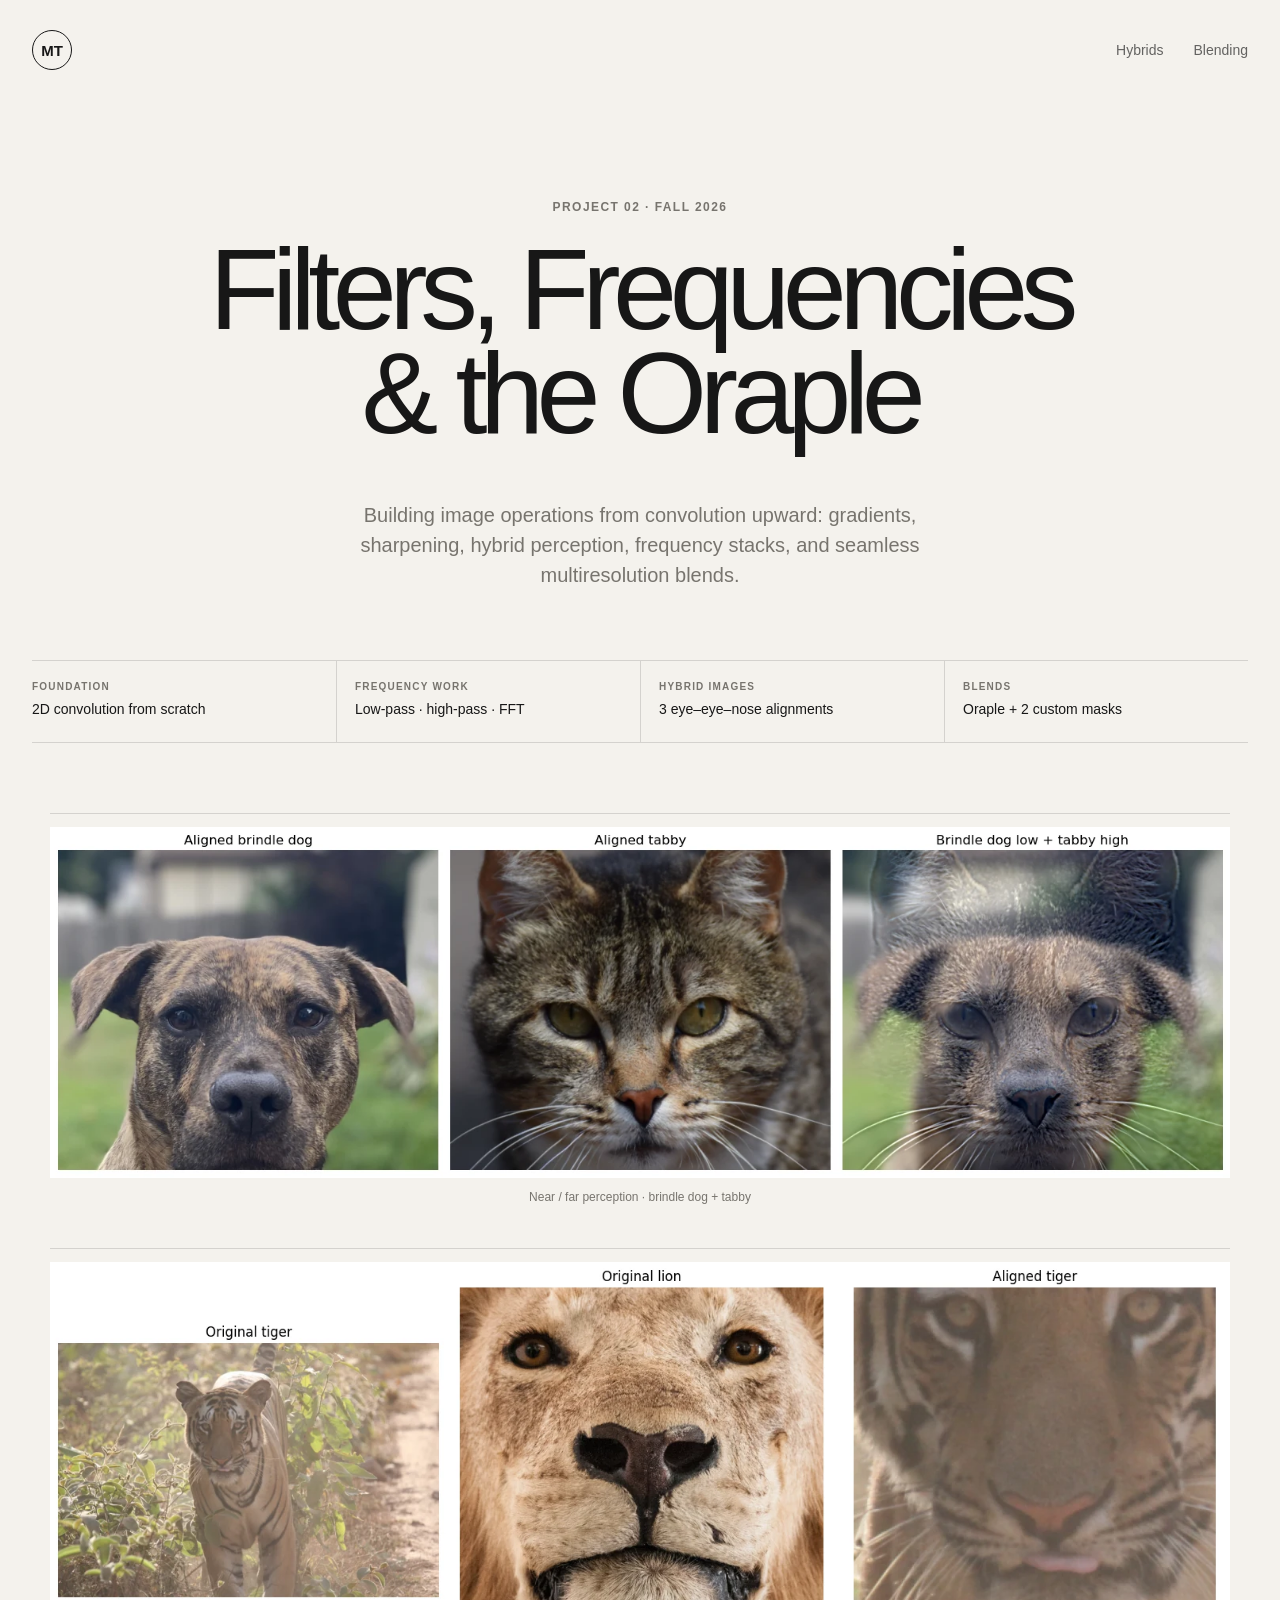
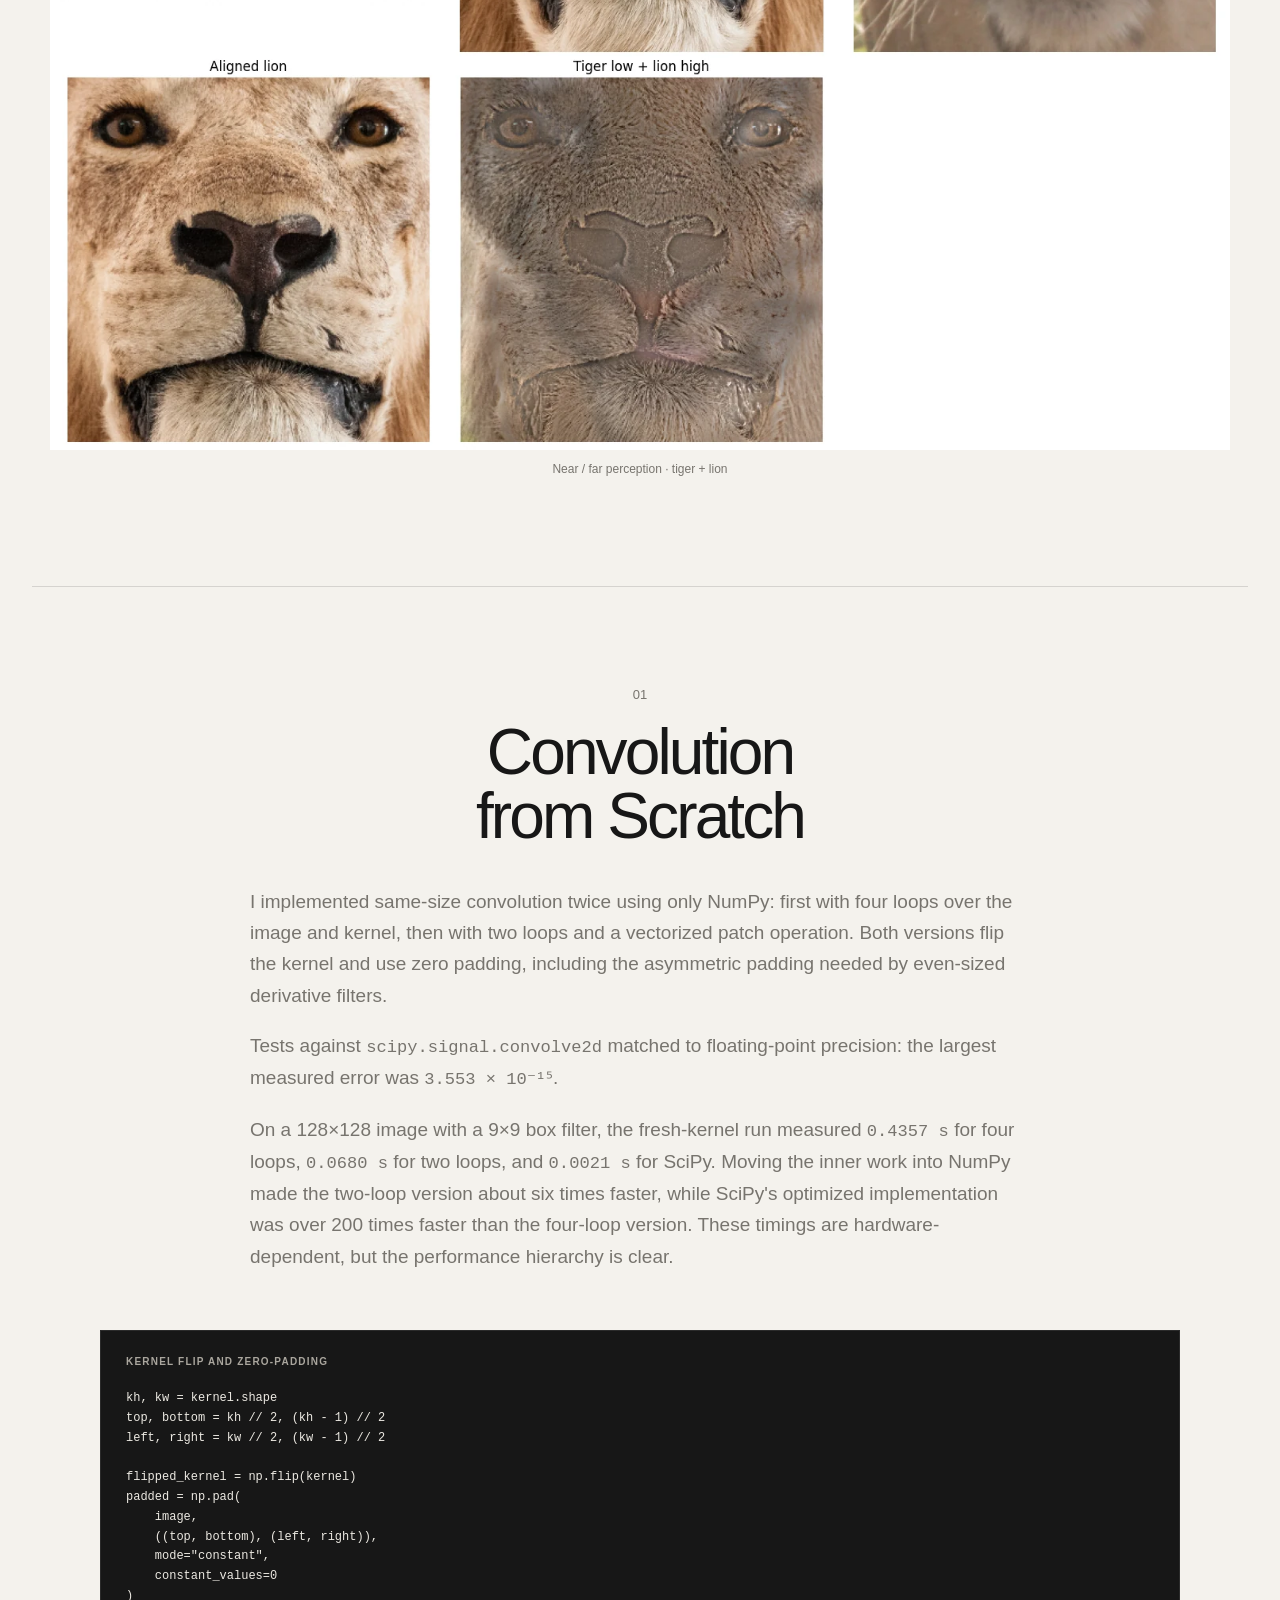
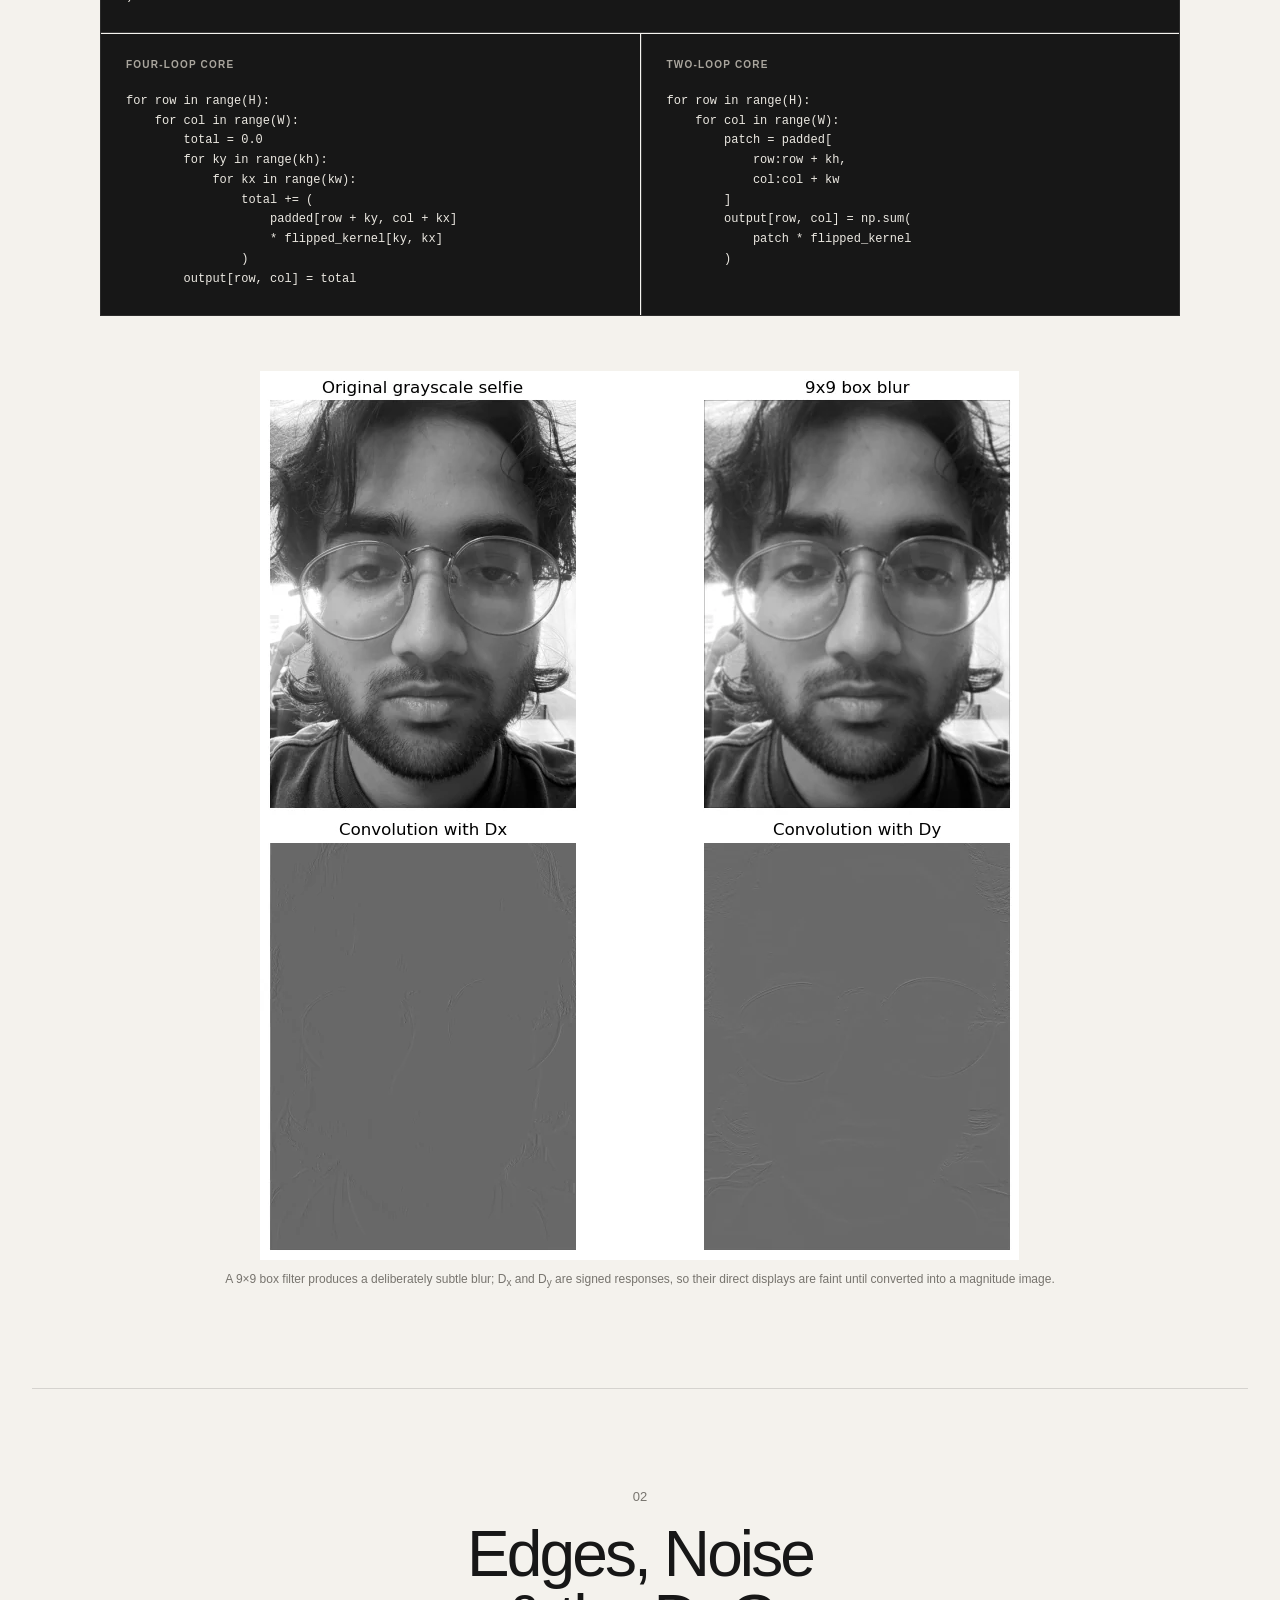
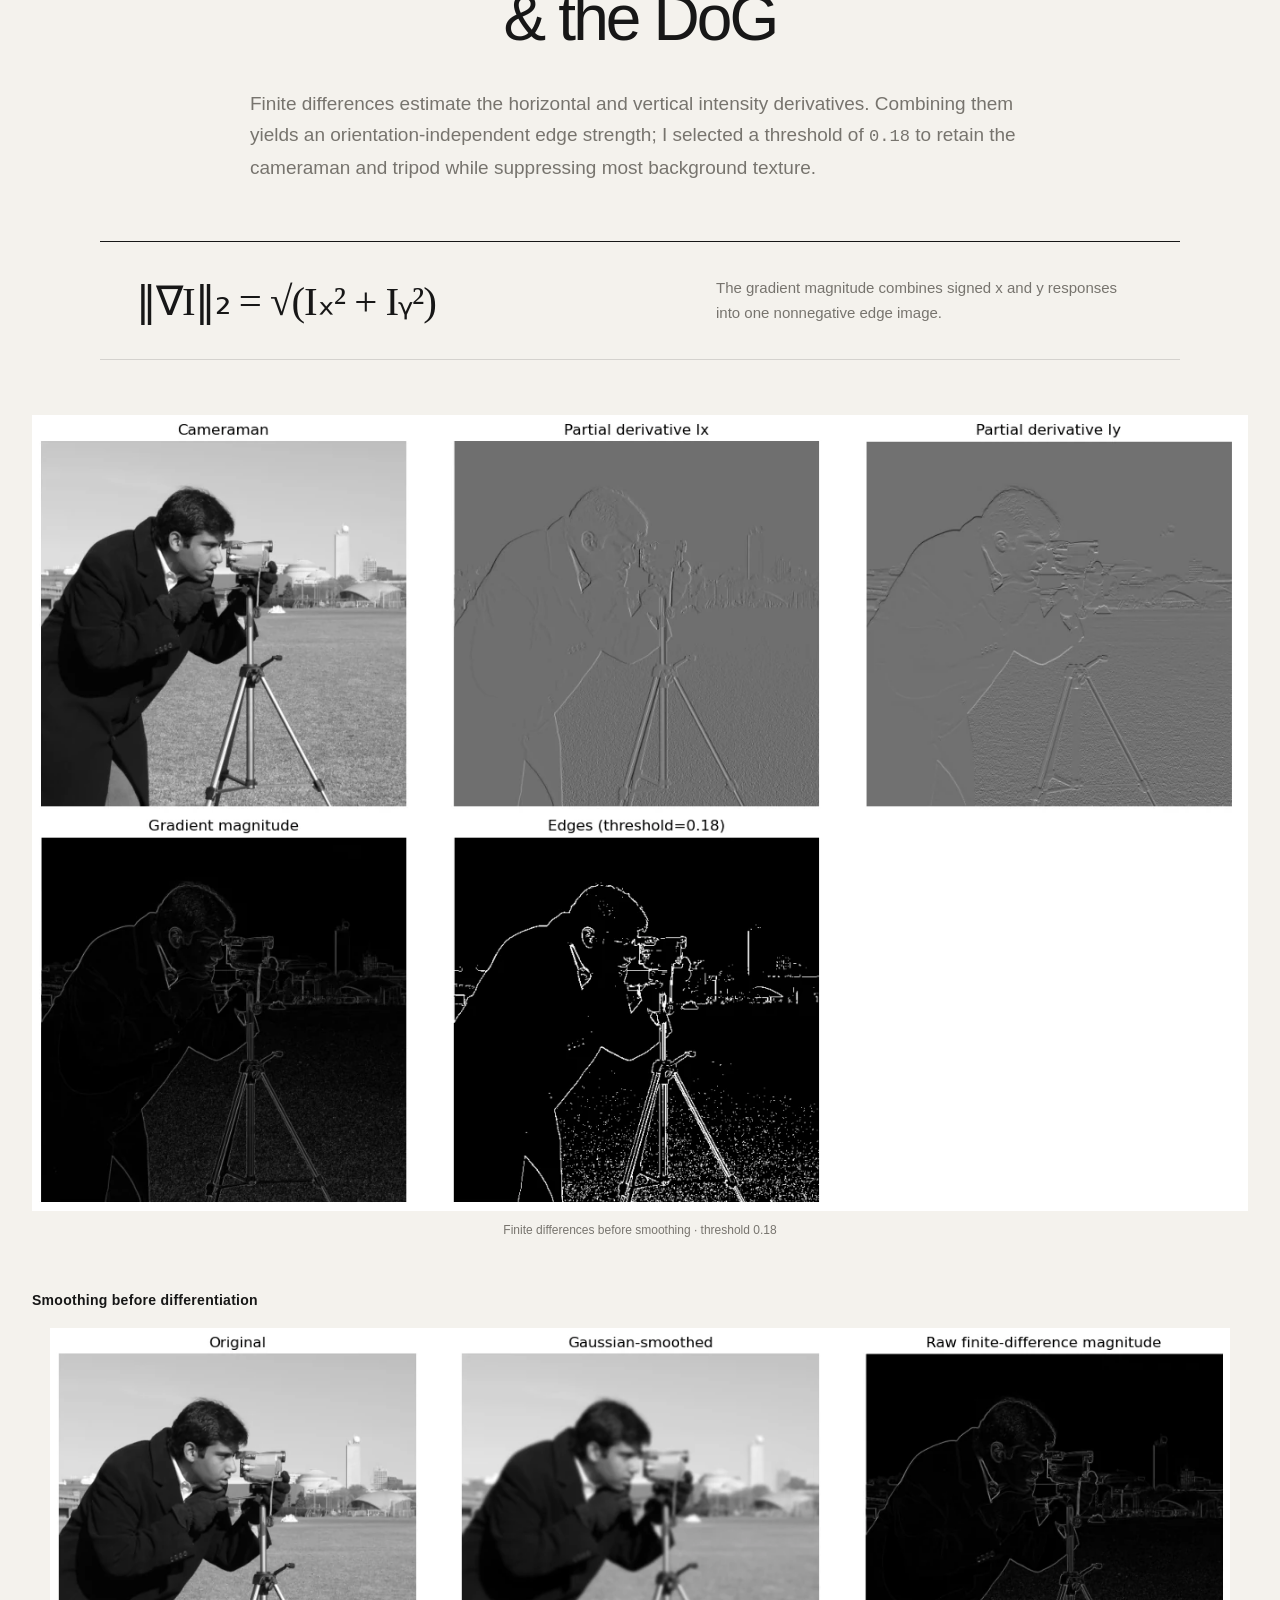
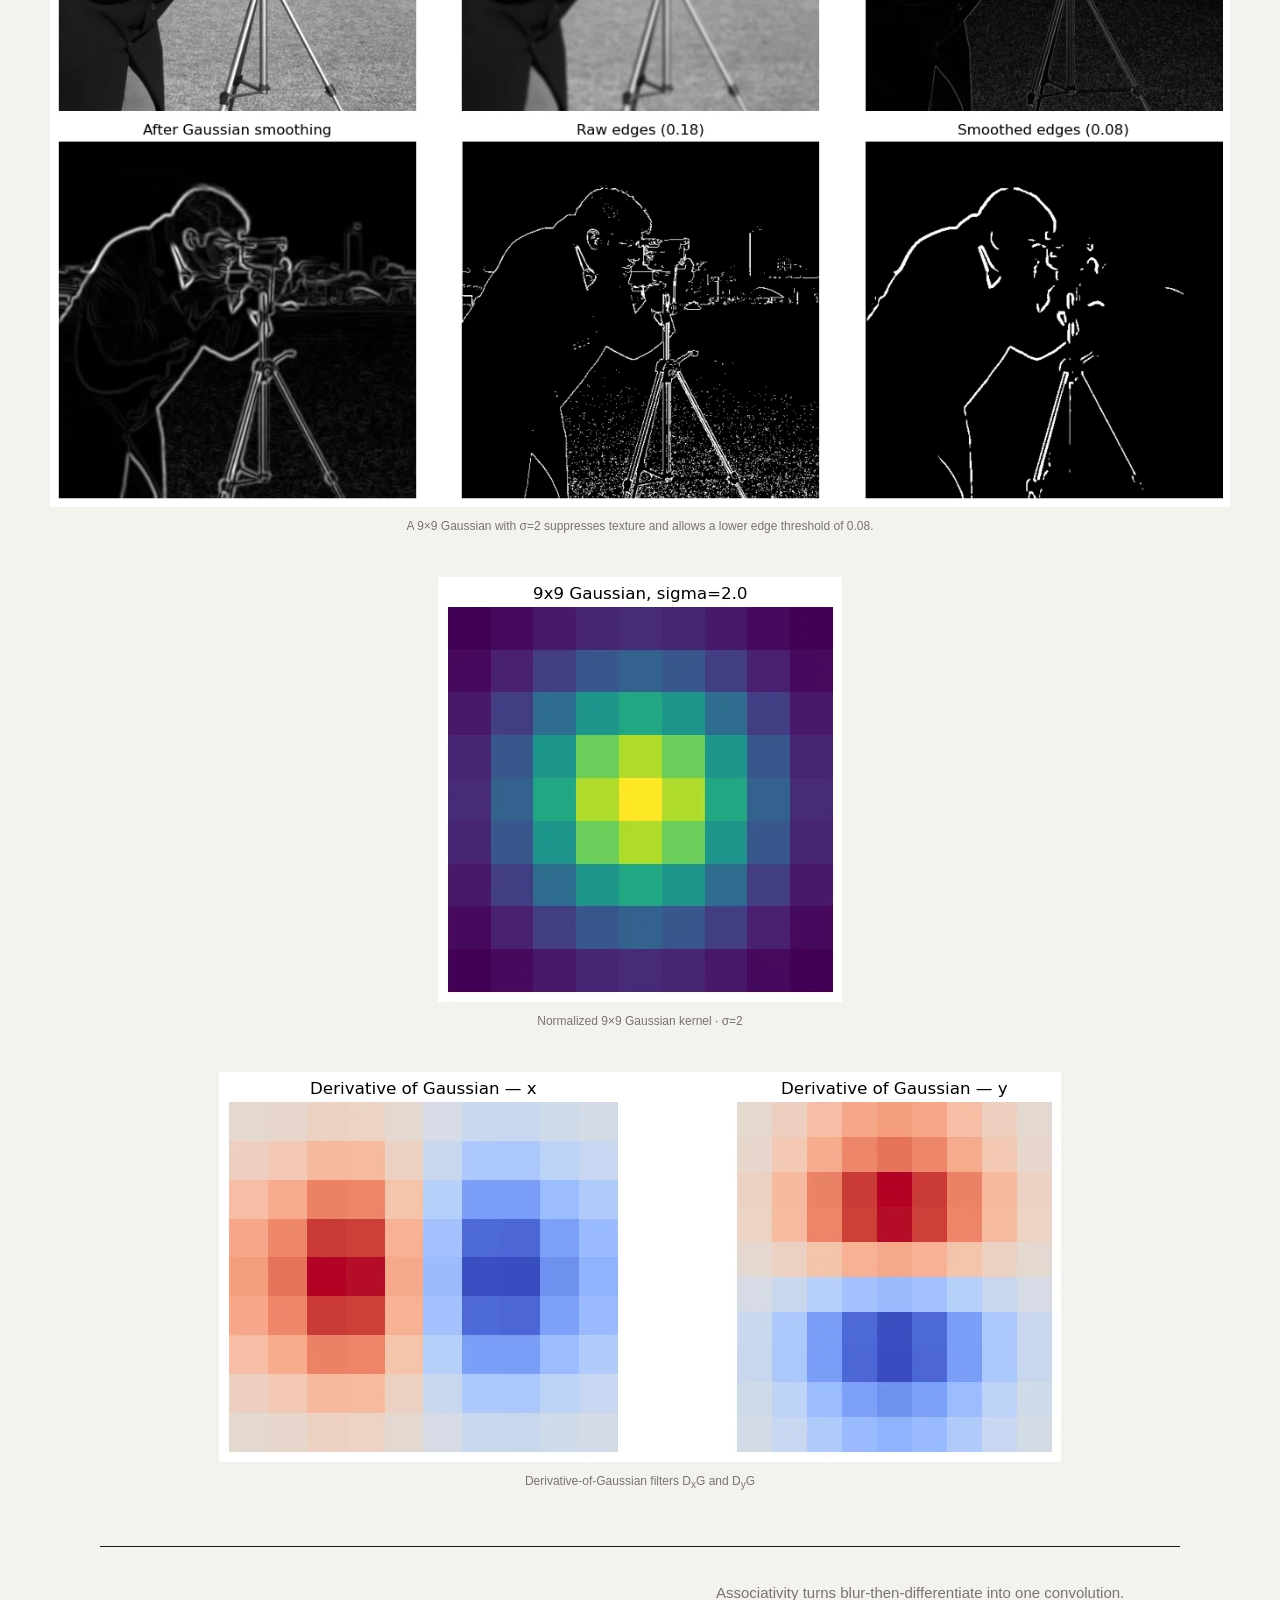
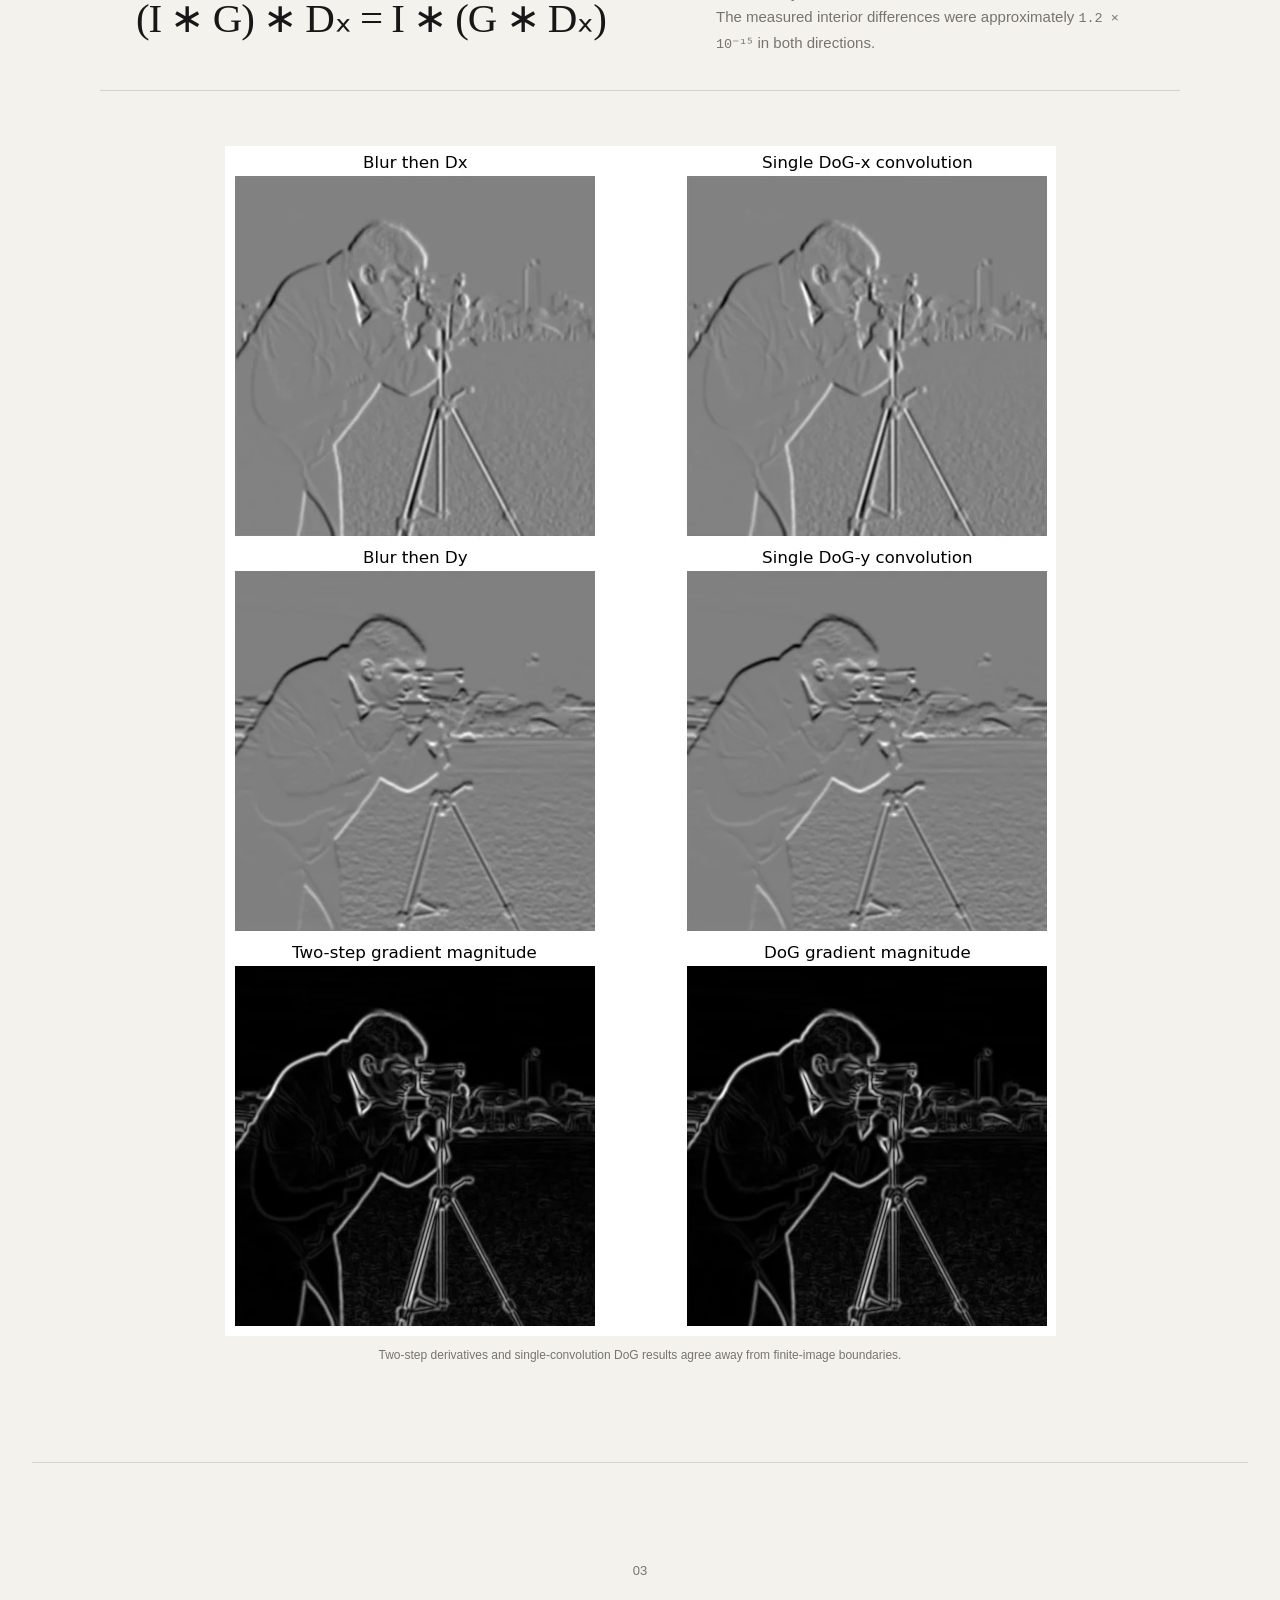
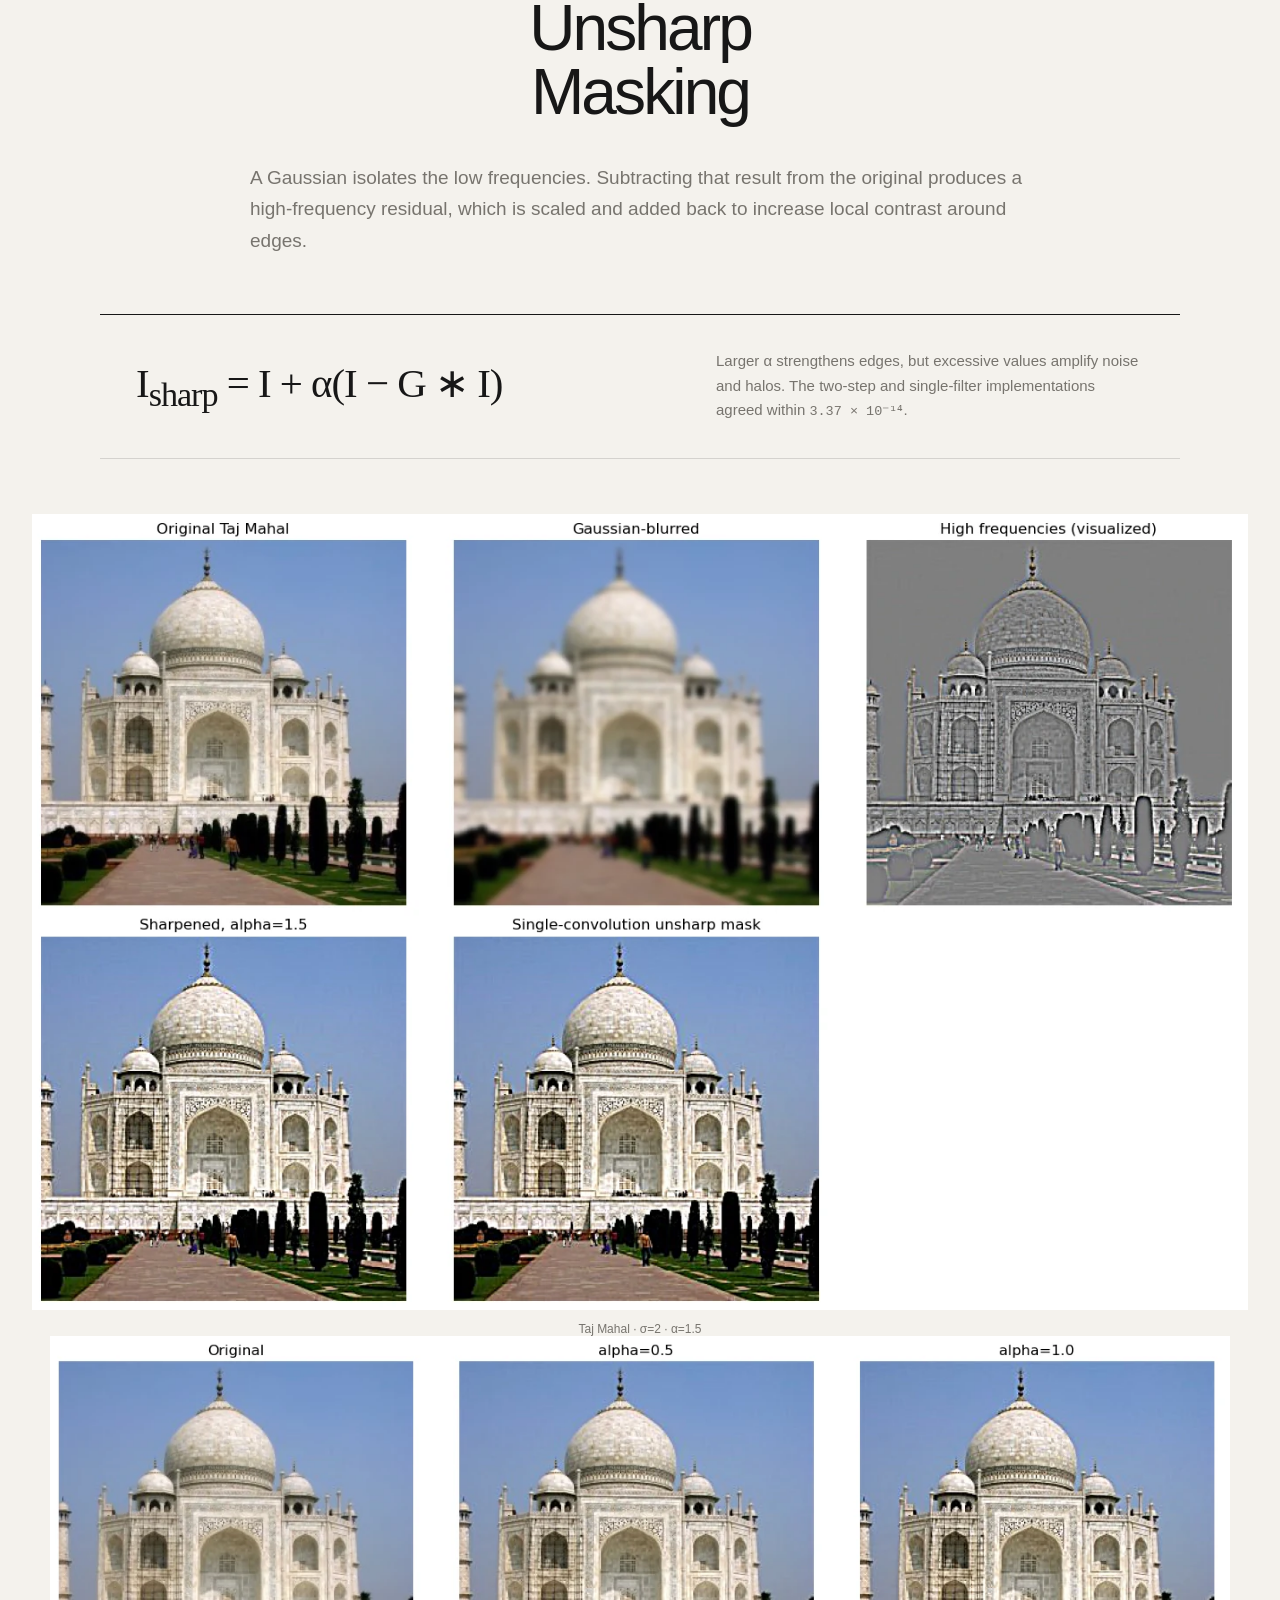
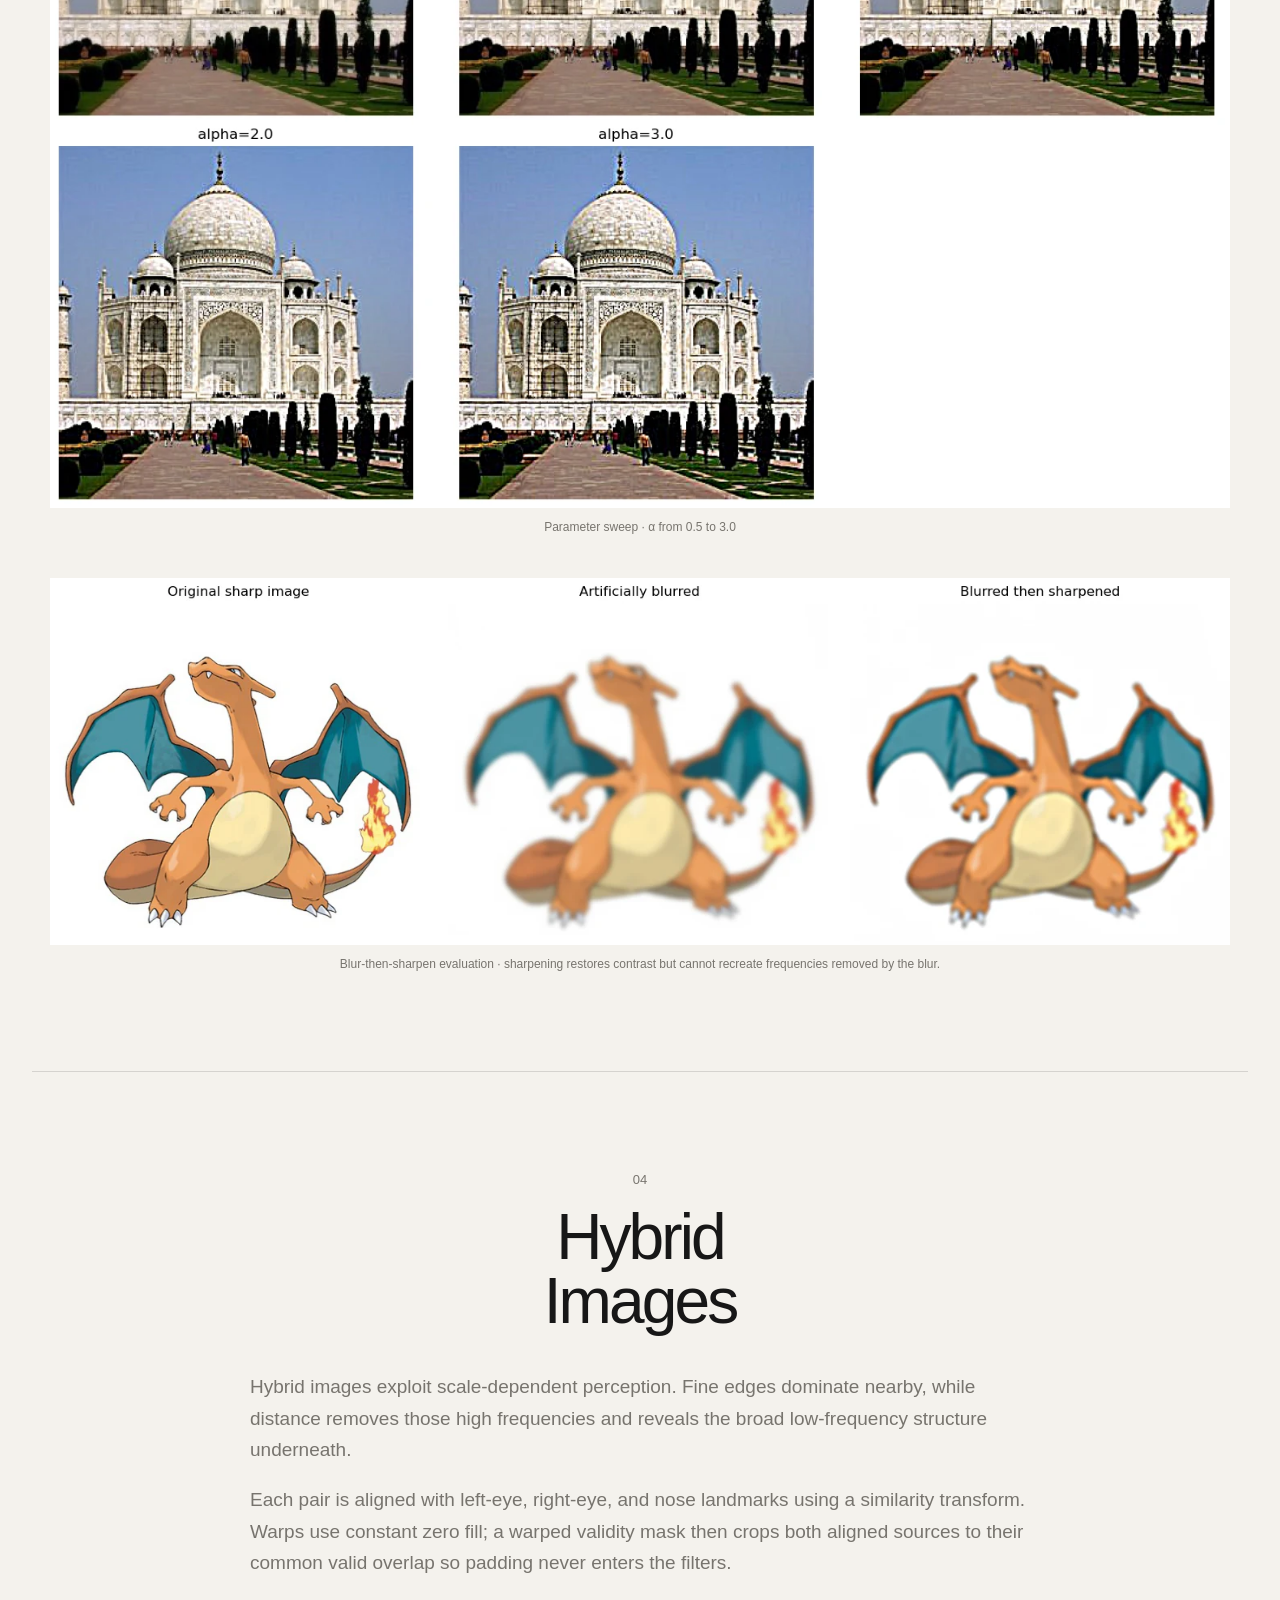
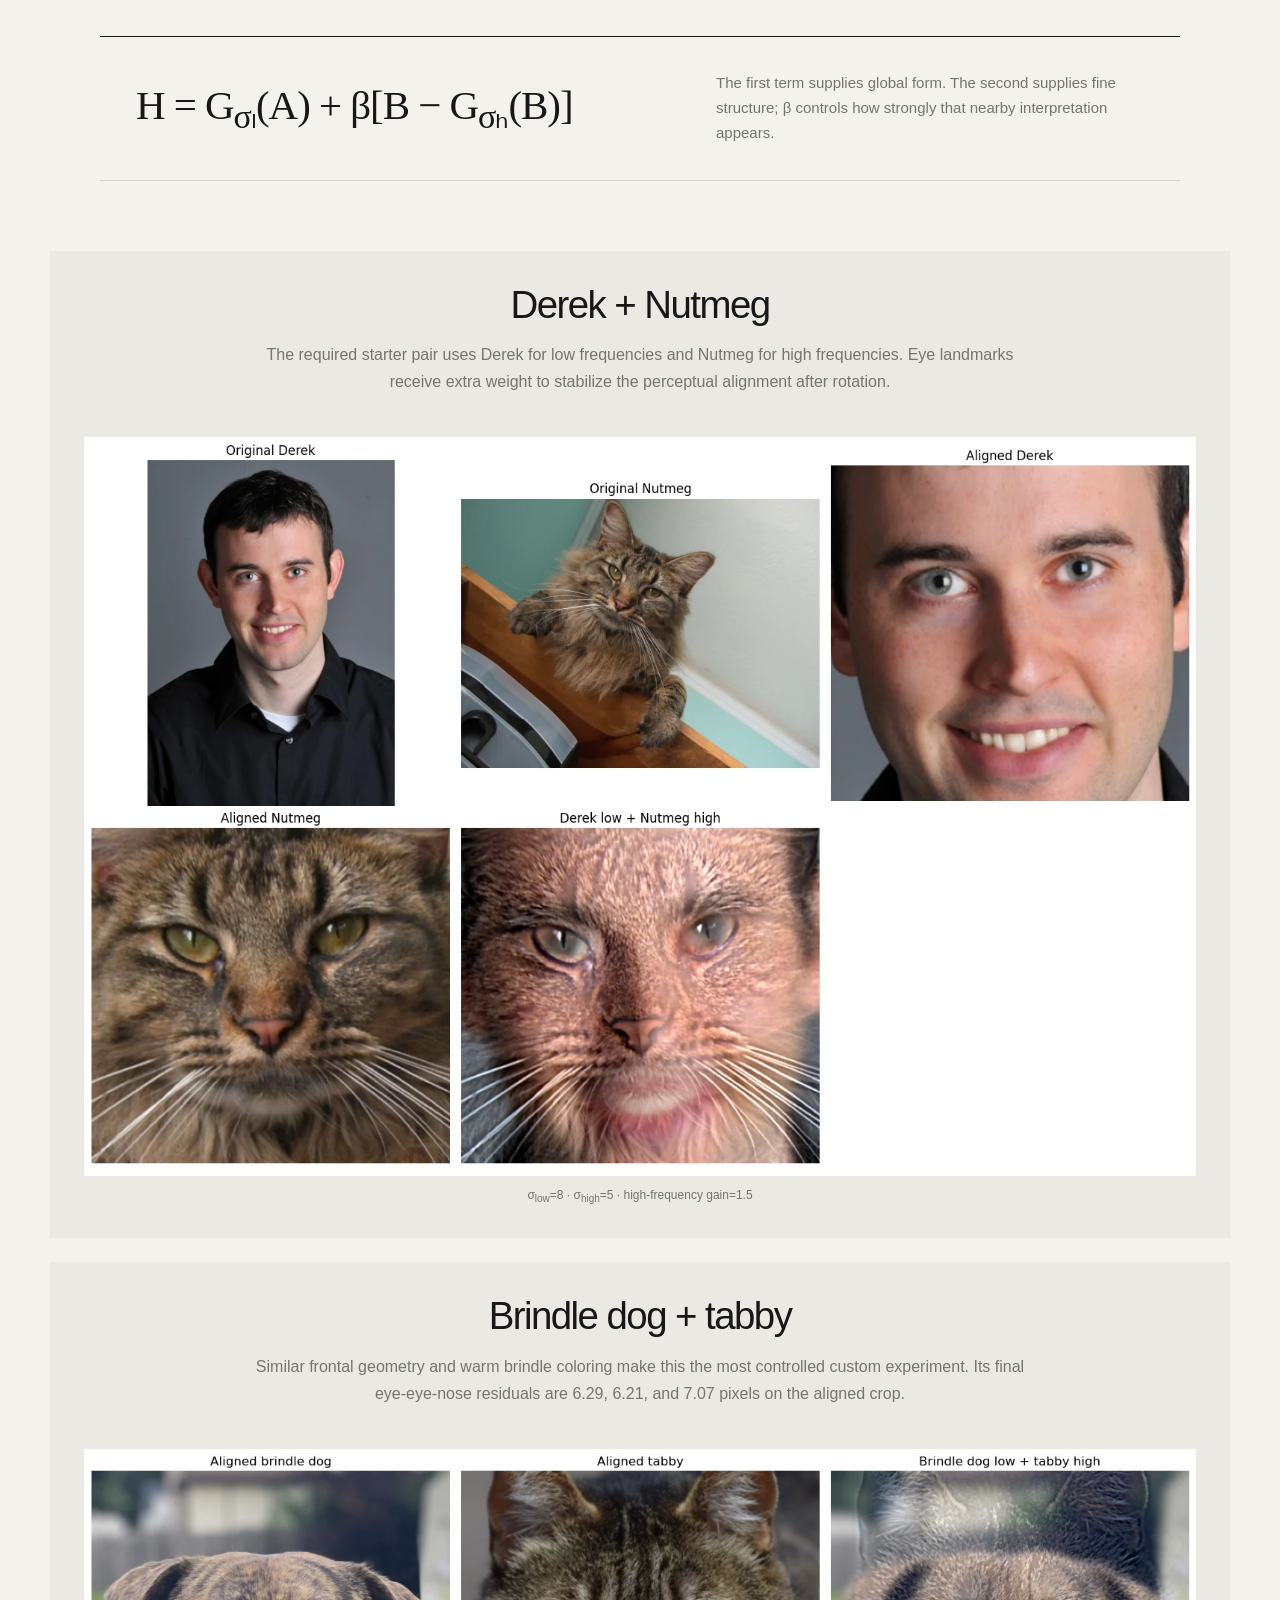
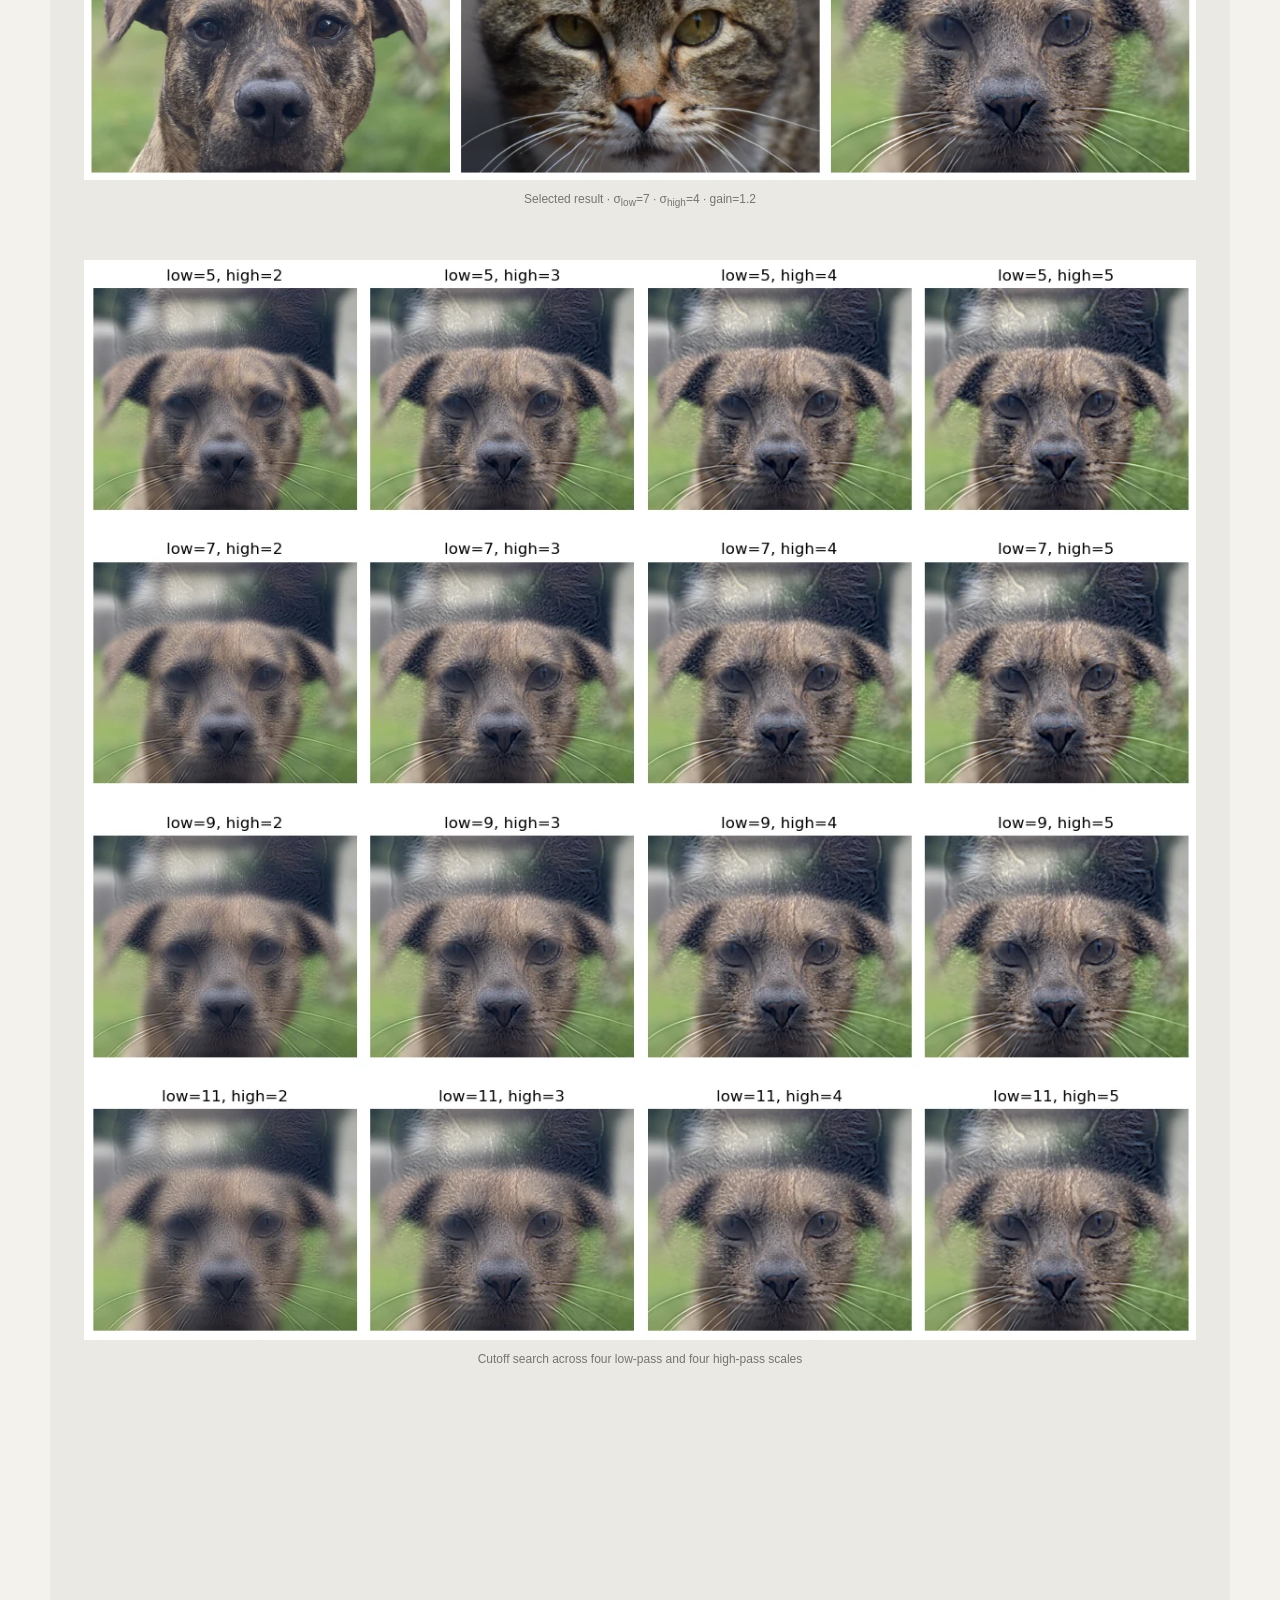
<file: 2/index.html>
<!DOCTYPE html>
<html lang="en">
<head>
    <meta charset="UTF-8">
    <meta name="viewport" content="width=device-width, initial-scale=1.0">

    <title>Project 2 — Filters, Frequencies &amp; Multiresolution Blending</title>
    <meta
        name="description"
        content="CS 180 Project 2: convolution, edge detection, image sharpening, hybrid images, Gaussian and Laplacian stacks, and multiresolution blending."
    >

    <link rel="stylesheet" href="../style.css">
    <script src="../motion.js" defer></script>
</head>

<body class="project2-page">

    <nav class="nav">
        <a class="nav-logo" href="../index.html" aria-label="Back to portfolio home">MT</a>

        <div class="nav-links">
            <a href="#hybrids">Hybrids</a>
            <a href="#blending">Blending</a>
        </div>
    </nav>


    <main>

        <section class="project-hero project2-hero">
            <p class="eyebrow">Project 02 · Fall 2026</p>

            <h1 class="project-title">Filters, Frequencies<br>&amp; the Oraple</h1>

            <p class="project-summary">
                Building image operations from convolution upward: gradients,
                sharpening, hybrid perception, frequency stacks, and seamless
                multiresolution blends.
            </p>

            <div class="project-facts" aria-label="Project summary">
                <div class="project-fact">
                    <span class="project-fact-label">Foundation</span>
                    <span class="project-fact-value">2D convolution from scratch</span>
                </div>
                <div class="project-fact">
                    <span class="project-fact-label">Frequency work</span>
                    <span class="project-fact-value">Low-pass · high-pass · FFT</span>
                </div>
                <div class="project-fact">
                    <span class="project-fact-label">Hybrid images</span>
                    <span class="project-fact-value">3 eye–eye–nose alignments</span>
                </div>
                <div class="project-fact">
                    <span class="project-fact-label">Blends</span>
                    <span class="project-fact-value">Oraple + 2 custom masks</span>
                </div>
            </div>

            <div class="project2-hero-grid" aria-label="Selected Project 2 results">
                <figure>
                    <img
                        src="./media/dog-cat-final.webp"
                        alt="Aligned brindle dog and tabby cat hybrid image"
                        width="1489"
                        height="443"
                    >
                    <figcaption>Near / far perception · brindle dog + tabby</figcaption>
                </figure>
                <figure>
                    <img
                        src="./media/lion-tiger-final.webp"
                        alt="Aligned tiger and lion hybrid image"
                        width="1475"
                        height="509"
                    >
                    <figcaption>Near / far perception · tiger + lion</figcaption>
                </figure>
            </div>
        </section>


        <section id="convolution" class="project-section">
            <div class="project-section-header">
                <span class="project-section-number">01</span>
                <h2>Convolution<br>from Scratch</h2>
            </div>

            <div class="section-lede">
                <p>
                    I implemented same-size convolution twice using only NumPy: first
                    with four loops over the image and kernel, then with two loops and
                    a vectorized patch operation. Both versions flip the kernel and use
                    zero padding, including the asymmetric padding needed by even-sized
                    derivative filters.
                </p>
                <p>
                    Tests against <code>scipy.signal.convolve2d</code> matched to floating-point
                    precision: the largest measured error was <code>3.553 × 10⁻¹⁵</code>.
                </p>
                <p>
                    On a 128×128 image with a 9×9 box filter, the fresh-kernel run measured
                    <code>0.4357 s</code> for four loops, <code>0.0680 s</code> for two loops, and
                    <code>0.0021 s</code> for SciPy. Moving the inner work into NumPy made the
                    two-loop version about six times faster, while SciPy's optimized
                    implementation was over 200 times faster than the four-loop version.
                    These timings are hardware-dependent, but the performance hierarchy is clear.
                </p>
            </div>

            <div class="code-pair" aria-label="Core convolution implementations">
                <article class="code-card code-card-wide">
                    <span class="code-card-label">Kernel flip and zero-padding</span>
                    <pre><code>kh, kw = kernel.shape
top, bottom = kh // 2, (kh - 1) // 2
left, right = kw // 2, (kw - 1) // 2

flipped_kernel = np.flip(kernel)
padded = np.pad(
    image,
    ((top, bottom), (left, right)),
    mode="constant",
    constant_values=0
)</code></pre>
                </article>
                <article class="code-card">
                    <span class="code-card-label">Four-loop core</span>
                    <pre><code>for row in range(H):
    for col in range(W):
        total = 0.0
        for ky in range(kh):
            for kx in range(kw):
                total += (
                    padded[row + ky, col + kx]
                    * flipped_kernel[ky, kx]
                )
        output[row, col] = total</code></pre>
                </article>

                <article class="code-card">
                    <span class="code-card-label">Two-loop core</span>
                    <pre><code>for row in range(H):
    for col in range(W):
        patch = padded[
            row:row + kh,
            col:col + kw
        ]
        output[row, col] = np.sum(
            patch * flipped_kernel
        )</code></pre>
                </article>
            </div>

            <figure class="report-figure portrait-report">
                <img
                    src="./media/convolution.webp"
                    alt="Selfie shown in grayscale, after a 9 by 9 box blur, and after horizontal and vertical finite differences"
                    width="759"
                    height="889"
                    loading="eager"
                >
                <figcaption>
                    A 9×9 box filter produces a deliberately subtle blur; D<sub>x</sub> and
                    D<sub>y</sub> are signed responses, so their direct displays are faint until
                    converted into a magnitude image.
                </figcaption>
            </figure>
        </section>


        <section id="edges" class="project-section">
            <div class="project-section-header">
                <span class="project-section-number">02</span>
                <h2>Edges, Noise<br>&amp; the DoG</h2>
            </div>

            <div class="section-lede">
                <p>
                    Finite differences estimate the horizontal and vertical intensity
                    derivatives. Combining them yields an orientation-independent edge
                    strength; I selected a threshold of <code>0.18</code> to retain the cameraman
                    and tripod while suppressing most background texture.
                </p>
            </div>

            <div class="equation-panel">
                <div class="equation">‖∇I‖₂ = √(Iₓ² + Iᵧ²)</div>
                <p class="equation-note">
                    The gradient magnitude combines signed x and y responses into one
                    nonnegative edge image.
                </p>
            </div>

            <figure class="report-figure">
                <img
                    src="./media/finite-difference.webp"
                    alt="Cameraman finite-difference derivatives, gradient magnitude, and thresholded edge map"
                    width="1358"
                    height="889"
                    loading="eager"
                >
                <figcaption>Finite differences before smoothing · threshold 0.18</figcaption>
            </figure>

            <div class="comparison-panel">
                <h3 class="comparison-heading">Smoothing before differentiation</h3>
                <div class="image-grid project2-analysis-grid">
                    <figure>
                        <img
                            src="./media/gaussian-smoothing.webp"
                            alt="Comparison of raw and Gaussian-smoothed cameraman edge detection"
                            width="1347"
                            height="889"
                            loading="eager"
                        >
                        <figcaption>
                            A 9×9 Gaussian with σ=2 suppresses texture and allows a lower
                            edge threshold of 0.08.
                        </figcaption>
                    </figure>
                    <figure class="compact-kernel-figure">
                        <img
                            src="./media/gaussian-kernel.webp"
                            alt="Visualized 9 by 9 Gaussian kernel with sigma 2"
                            width="404"
                            height="425"
                            loading="eager"
                        >
                        <figcaption>Normalized 9×9 Gaussian kernel · σ=2</figcaption>
                    </figure>
                    <figure>
                        <img
                            src="./media/dog-filters.webp"
                            alt="Derivative of Gaussian filters in x and y"
                            width="842"
                            height="390"
                            loading="eager"
                        >
                        <figcaption>Derivative-of-Gaussian filters D<sub>x</sub>G and D<sub>y</sub>G</figcaption>
                    </figure>
                </div>
            </div>

            <div class="equation-panel">
                <div class="equation">(I ∗ G) ∗ Dₓ = I ∗ (G ∗ Dₓ)</div>
                <p class="equation-note">
                    Associativity turns blur-then-differentiate into one convolution.
                    The measured interior differences were approximately
                    <code>1.2 × 10⁻¹⁵</code> in both directions.
                </p>
            </div>

            <figure class="report-figure portrait-report">
                <img
                    src="./media/dog-equivalence.webp"
                    alt="Two-step Gaussian smoothing and differentiation compared with single Derivative-of-Gaussian convolutions"
                    width="831"
                    height="1190"
                    loading="eager"
                >
                <figcaption>
                    Two-step derivatives and single-convolution DoG results agree away from
                    finite-image boundaries.
                </figcaption>
            </figure>
        </section>


        <section id="sharpening" class="project-section">
            <div class="project-section-header">
                <span class="project-section-number">03</span>
                <h2>Unsharp<br>Masking</h2>
            </div>

            <div class="section-lede">
                <p>
                    A Gaussian isolates the low frequencies. Subtracting that result from
                    the original produces a high-frequency residual, which is scaled and
                    added back to increase local contrast around edges.
                </p>
            </div>

            <div class="equation-panel">
                <div class="equation">I<sub>sharp</sub> = I + α(I − G ∗ I)</div>
                <p class="equation-note">
                    Larger α strengthens edges, but excessive values amplify noise and halos.
                    The two-step and single-filter implementations agreed within
                    <code>3.37 × 10⁻¹⁴</code>.
                </p>
            </div>

            <figure class="report-figure">
                <img
                    src="./media/taj-components.webp"
                    alt="Taj Mahal unsharp masking process showing the original, blur, high-frequency residual, and sharpened outputs"
                    width="1358"
                    height="889"
                    loading="eager"
                >
                <figcaption>Taj Mahal · σ=2 · α=1.5</figcaption>
            </figure>

            <div class="image-grid project2-balanced-grid">
                <figure>
                    <img
                        src="./media/taj-alpha.webp"
                        alt="Taj Mahal sharpened using four different alpha values"
                        width="1358"
                        height="889"
                        loading="eager"
                    >
                    <figcaption>Parameter sweep · α from 0.5 to 3.0</figcaption>
                </figure>
                <figure>
                    <img
                        src="./media/sharp-recovery.webp"
                        alt="Charizard image before blur, after blur, and after attempted sharpening"
                        width="1456"
                        height="453"
                        loading="eager"
                    >
                    <figcaption>
                        Blur-then-sharpen evaluation · sharpening restores contrast but cannot
                        recreate frequencies removed by the blur.
                    </figcaption>
                </figure>
            </div>
        </section>


        <section id="hybrids" class="project-section">
            <div class="project-section-header">
                <span class="project-section-number">04</span>
                <h2>Hybrid<br>Images</h2>
            </div>

            <div class="section-lede">
                <p>
                    Hybrid images exploit scale-dependent perception. Fine edges dominate
                    nearby, while distance removes those high frequencies and reveals the
                    broad low-frequency structure underneath.
                </p>
                <p>
                    Each pair is aligned with left-eye, right-eye, and nose landmarks using
                    a similarity transform. Warps use constant zero fill; a warped validity
                    mask then crops both aligned sources to their common valid overlap so
                    padding never enters the filters.
                </p>
            </div>

            <div class="equation-panel">
                <div class="equation">H = G<sub>σₗ</sub>(A) + β[B − G<sub>σₕ</sub>(B)]</div>
                <p class="equation-note">
                    The first term supplies global form. The second supplies fine structure;
                    β controls how strongly that nearby interpretation appears.
                </p>
            </div>

            <article class="case-study project2-case-study">
                <div class="case-study-intro">
                    <h3>Derek + Nutmeg</h3>
                    <p>
                        The required starter pair uses Derek for low frequencies and Nutmeg
                        for high frequencies. Eye landmarks receive extra weight to stabilize
                        the perceptual alignment after rotation.
                    </p>
                </div>
                <figure class="report-figure flush-figure">
                    <img
                        src="./media/derek-nutmeg.webp"
                        alt="Original and aligned Derek and Nutmeg images followed by their hybrid"
                        width="1489"
                        height="989"
                        loading="eager"
                    >
                    <figcaption>σ<sub>low</sub>=8 · σ<sub>high</sub>=5 · high-frequency gain=1.5</figcaption>
                </figure>
            </article>

            <article class="case-study project2-case-study favorite-case-study">
                <div class="case-study-intro">
                    <h3>Brindle dog + tabby</h3>
                    <p>
                        Similar frontal geometry and warm brindle coloring make this the most
                        controlled custom experiment. Its final eye-eye-nose residuals are
                        6.29, 6.21, and 7.07 pixels on the aligned crop.
                    </p>
                </div>

                <figure class="report-figure flush-figure">
                    <img
                        src="./media/dog-cat-final.webp"
                        alt="Aligned brindle dog and tabby followed by the final hybrid image"
                        width="1489"
                        height="443"
                        loading="eager"
                    >
                    <figcaption>Selected result · σ<sub>low</sub>=7 · σ<sub>high</sub>=4 · gain=1.2</figcaption>
                </figure>

                <div class="technical-grid">
                    <figure>
                        <img
                            src="./media/dog-cat-parameters.webp"
                            alt="Sixteen dog and cat hybrid parameter combinations"
                            width="1189"
                            height="1154"
                            loading="eager"
                        >
                        <figcaption>Cutoff search across four low-pass and four high-pass scales</figcaption>
                    </figure>
                    <figure class="frequency-figure">
                        <img
                            src="./media/dog-cat-frequency.webp"
                            alt="Complete dog and cat hybrid frequency analysis with image and Fourier-domain views"
                            width="1011"
                            height="2890"
                            loading="eager"
                        >
                        <figcaption>
                            Full frequency analysis · inputs, aligned sources, filtered images,
                            hybrid result, and FFT log magnitudes
                        </figcaption>
                    </figure>
                </div>
            </article>

            <article class="case-study project2-case-study">
                <div class="case-study-intro">
                    <h3>Tiger + lion</h3>
                    <p>
                        The tiger supplies low-frequency structure, while the lion contributes
                        close-view fur and facial edges. This pair changes interpretation most
                        clearly when the page is viewed at different zoom levels.
                    </p>
                </div>
                <figure class="report-figure flush-figure">
                    <img
                        src="./media/lion-tiger-final.webp"
                        alt="Original and aligned tiger and lion images followed by the final hybrid image"
                        width="1486"
                        height="992"
                        loading="eager"
                    >
                    <figcaption>σ<sub>low</sub>=5 · σ<sub>high</sub>=2.5 · gain=1.10</figcaption>
                </figure>
            </article>
        </section>


        <section id="stacks" class="project-section">
            <div class="project-section-header">
                <span class="project-section-number">05</span>
                <h2>Gaussian &amp;<br>Laplacian Stacks</h2>
            </div>

            <div class="section-lede">
                <p>
                    Unlike a pyramid, every stack level keeps the original dimensions.
                    Repeated Gaussian smoothing removes progressively broader frequency
                    content; adjacent differences isolate the removed bands.
                </p>
                <p>
                    The final Gaussian image becomes the lowest-frequency Laplacian residual.
                    Summing all six Laplacian levels reconstructs the original with a maximum
                    numerical error of <code>2.22 × 10⁻¹⁶</code>.
                </p>
            </div>

            <div class="equation-panel">
                <div class="equation">Lᵢ = Gᵢ − Gᵢ₊₁</div>
                <p class="equation-note">
                    The decomposition telescopes: I = L₀ + L₁ + ··· + L<sub>N−1</sub>.
                </p>
            </div>

            <div class="stack-grid">
                <figure>
                    <img src="./media/apple-gaussian.webp" alt="Six levels of the apple Gaussian stack" width="1274" height="789" loading="eager">
                    <figcaption>Apple · Gaussian stack</figcaption>
                </figure>
                <figure>
                    <img src="./media/apple-laplacian.webp" alt="Six levels of the apple Laplacian stack" width="1274" height="789" loading="eager">
                    <figcaption>Apple · Laplacian stack</figcaption>
                </figure>
                <figure>
                    <img src="./media/orange-gaussian.webp" alt="Six levels of the orange Gaussian stack" width="1274" height="789" loading="eager">
                    <figcaption>Orange · Gaussian stack</figcaption>
                </figure>
                <figure>
                    <img src="./media/orange-laplacian.webp" alt="Six levels of the orange Laplacian stack" width="1274" height="789" loading="eager">
                    <figcaption>Orange · Laplacian stack</figcaption>
                </figure>
            </div>

            <figure class="report-figure figure-342">
                <img
                    src="./media/oraple-figure-342.webp"
                    alt="Twelve labeled panels showing masked apple bands, masked orange bands, and their blended sums at four spatial-frequency levels"
                    width="1199"
                    height="1573"
                    loading="eager"
                >
                <figcaption>
                    Figure 3.42 (a)–(l) recreation · masked apple bands, masked orange bands,
                    and their blended sums at fine, intermediate, and low-frequency levels
                </figcaption>
            </figure>
        </section>


        <section id="blending" class="project-section">
            <div class="project-section-header">
                <span class="project-section-number">06</span>
                <h2>Multiresolution<br>Blending</h2>
            </div>

            <div class="section-lede">
                <p>
                    A hard cut is visible at every frequency. Multiresolution blending instead
                    combines corresponding Laplacian bands using a Gaussian stack of the mask.
                    Fine bands transition locally; coarse color and illumination change over a
                    much wider region.
                </p>
                <p>
                    The full RGB arrays pass through the stacks, and the same mask level is
                    broadcast across all three channels, so color is blended automatically.
                </p>
            </div>

            <div class="equation-panel">
                <div class="equation">Lᵢ<sup>blend</sup> = MᵢLᵢᴬ + (1 − Mᵢ)Lᵢᴮ</div>
                <p class="equation-note">
                    Collapsing the blended bands produces the final image without a single
                    scale carrying the entire seam.
                </p>
            </div>

            <article class="blend-story oraple-story">
                <div class="blend-story-copy">
                    <p class="eyebrow">Vertical mask</p>
                    <h3>The Oraple</h3>
                    <p>
                        Seven levels, a narrow 18-pixel feather, σ=5 image stacks, and a
                        smoother σ=10 mask stack preserve the apple and orange textures while
                        removing the hard center seam.
                    </p>
                </div>
                <figure>
                    <img
                        src="./media/oraple.webp"
                        alt="Apple, orange, feathered mask, and the final Oraple blend"
                        width="901"
                        height="889"
                        loading="eager"
                    >
                    <figcaption>Apple + orange · RGB multiresolution blend</figcaption>
                </figure>
            </article>

            <article class="blend-story">
                <div class="blend-story-copy">
                    <p class="eyebrow">Custom blend 01</p>
                    <h3>Desert + ocean</h3>
                    <p>
                        Both horizons are placed at row 300 on a 600×900 canvas. A seam-aware
                        ocean crop avoids the rocks; a mild row-wise tone match and a 170-pixel
                        vertical feather create a gradual atmospheric transition.
                    </p>
                </div>
                <figure class="blend-wide-figure">
                    <img
                        src="./media/desert-ocean.webp"
                        alt="Desert and ocean sources, tone matching, vertical mask, and final landscape blend"
                        width="1157"
                        height="1190"
                        loading="eager"
                    >
                    <figcaption>Ten stack levels · aligned horizons · tone-match strength 0.5</figcaption>
                </figure>
            </article>

            <article class="blend-story">
                <div class="blend-story-copy">
                    <p class="eyebrow">Custom blend 02 · irregular mask</p>
                    <h3>Moon + coffee</h3>
                    <p>
                        The moon is resized and translated into a 720×720 crop of the cup.
                        An ellipse centered at (360, 330), with radii (153, 143), follows the
                        coffee opening; its Gaussian mask stack softens the circular boundary.
                    </p>
                </div>
                <figure>
                    <img
                        src="./media/moon-coffee.webp"
                        alt="Coffee cup, positioned moon, elliptical mask, and final moon coffee blend"
                        width="968"
                        height="989"
                        loading="eager"
                    >
                    <figcaption>Seven levels · elliptical mask · σ=14 mask stack</figcaption>
                </figure>
            </article>

            <div class="masked-levels-panel">
                <div class="masked-levels-copy">
                    <p class="eyebrow">Inside the blend</p>
                    <h3>Masked Laplacian levels</h3>
                    <p>
                        Each row shows the moon band, coffee band, and their masked sum.
                        The early rows carry fine rim and crater detail; later rows carry broad
                        illumination and color. The final residual closes the reconstruction.
                    </p>
                </div>
                <figure class="masked-levels-figure">
                    <img
                        src="./media/moon-coffee-levels.webp"
                        alt="Seven rows of masked moon, masked coffee, and blended Laplacian levels"
                        width="1196"
                        height="2440"
                        loading="eager"
                    >
                    <figcaption>Moon masked Lᵢ · coffee masked Lᵢ · blended Lᵢ</figcaption>
                </figure>
            </div>
        </section>


        <section id="reflection" class="project-section">
            <div class="project-section-header">
                <span class="project-section-number">07</span>
                <h2>What<br>Worked</h2>
            </div>

            <div class="section-lede learning-lede">
                <p>
                    <strong>The most important thing I learned</strong> was that smoothing makes
                    spatial scale visible. Early Laplacian levels retain fine gradients, edges,
                    and texture. As repeated Gaussian smoothing moves toward lower frequencies,
                    those small variations disappear and the remaining gradients describe broader
                    features such as overall shape, lighting, and silhouette. I had thought of
                    smoothing mostly as blur before this project; watching fine and coarse
                    structure separate level by level made its role in vision much more intuitive.
                </p>
            </div>

            <div class="insight-grid">
                <article class="insight">
                    <h3>Alignment first</h3>
                    <p>
                        Filter tuning cannot rescue mismatched facial geometry. Eye–eye–nose
                        landmarks and valid-overlap cropping mattered more than tiny σ changes.
                    </p>
                </article>
                <article class="insight">
                    <h3>Sources matter</h3>
                    <p>
                        Similar pose, brightness, and color make hybrid perception more coherent.
                        The brindle dog and tabby pair improved when the source palette improved.
                    </p>
                </article>
                <article class="insight">
                    <h3>Frequency is scale</h3>
                    <p>
                        High frequencies communicate edges and texture nearby; low frequencies
                        communicate identity, lighting, and silhouette from farther away.
                    </p>
                </article>
                <article class="insight">
                    <h3>Masks are multiscale</h3>
                    <p>
                        A single feather is not enough. Blurring the mask separately at every
                        stack level is what makes both fine detail and broad color transition well.
                    </p>
                </article>
            </div>

            <p class="result-note">
                Image sources: CS 180 starter images for Derek, Nutmeg, the apple, and the orange;
                Wikimedia Commons for the tabby, brindle dog, lion, tiger, desert, ocean, moon,
                and coffee photographs. Implementation code and the reproducible notebook are
                submitted privately through Gradescope.
            </p>
        </section>

    </main>


    <footer>
        <span>Manu Thakur</span>
        <span>Berkeley CS 180 · Project 02 · 2026</span>
    </footer>

</body>
</html>
</file>
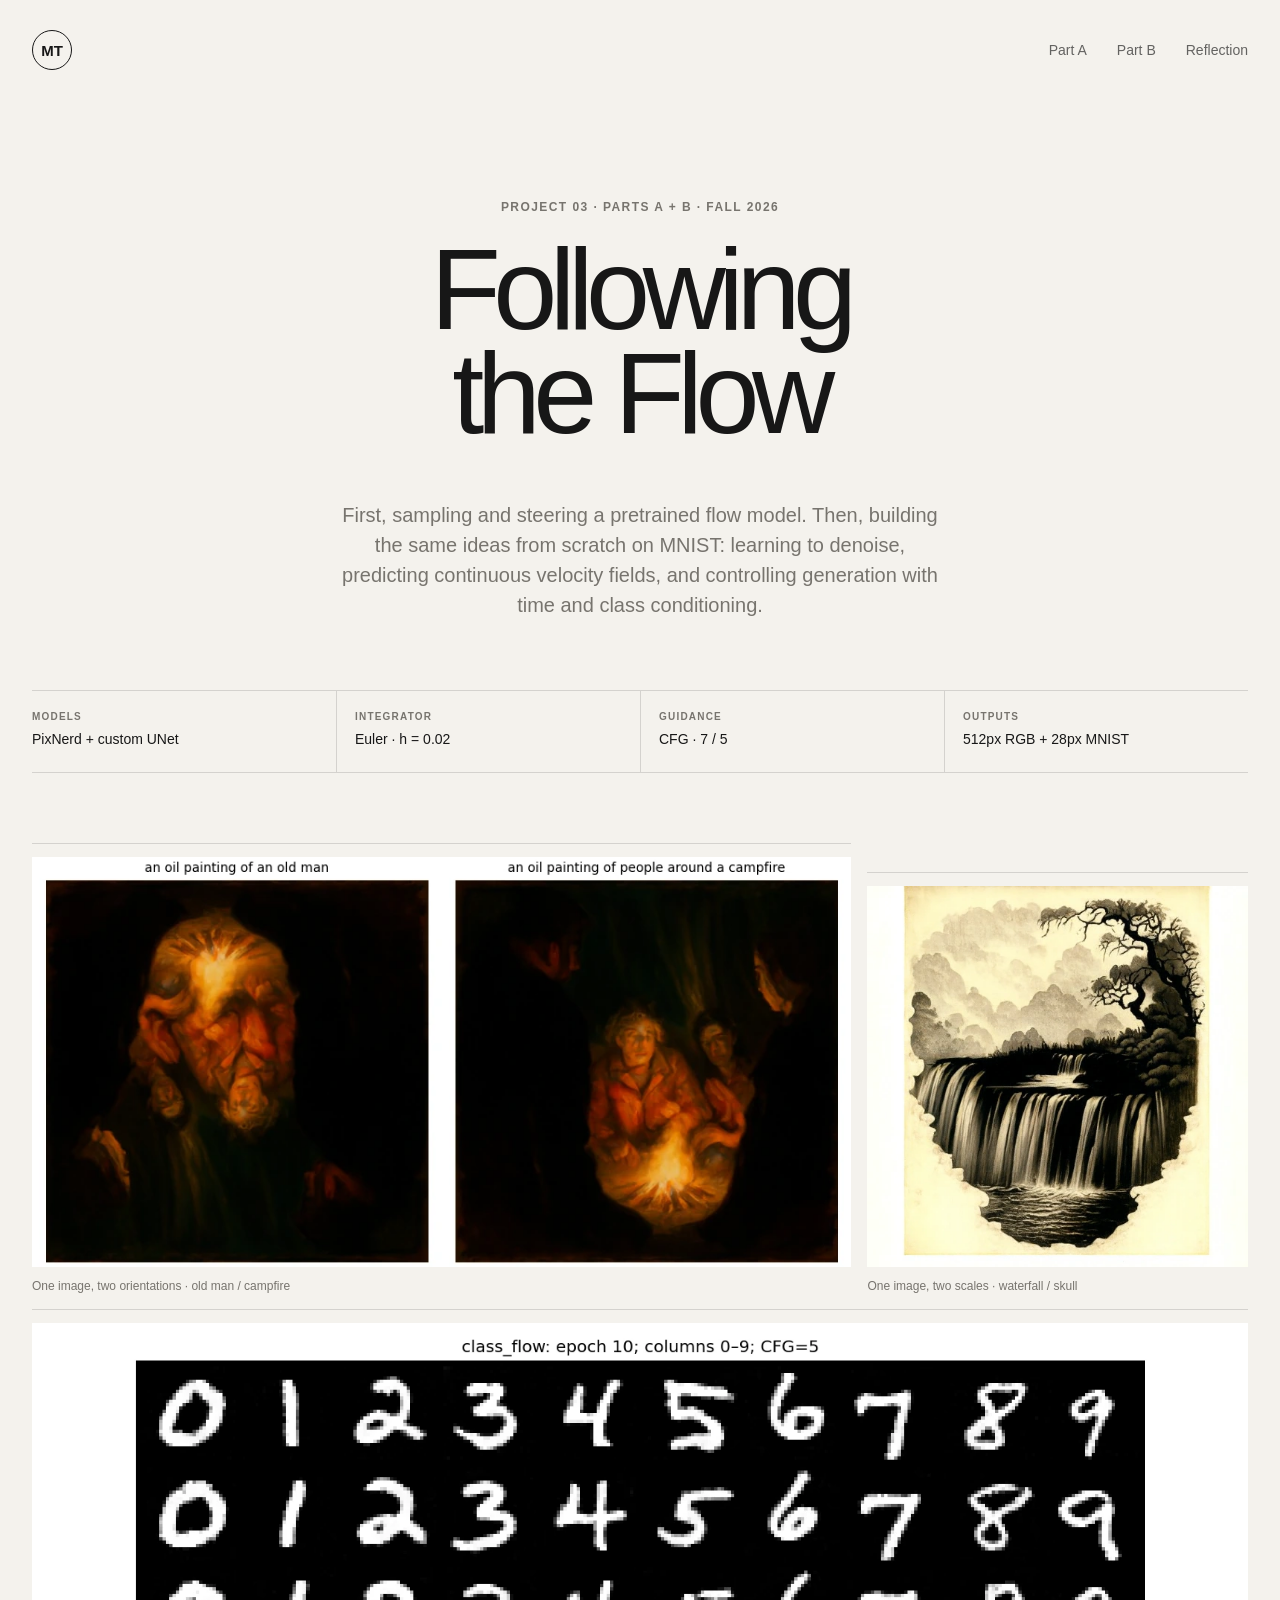
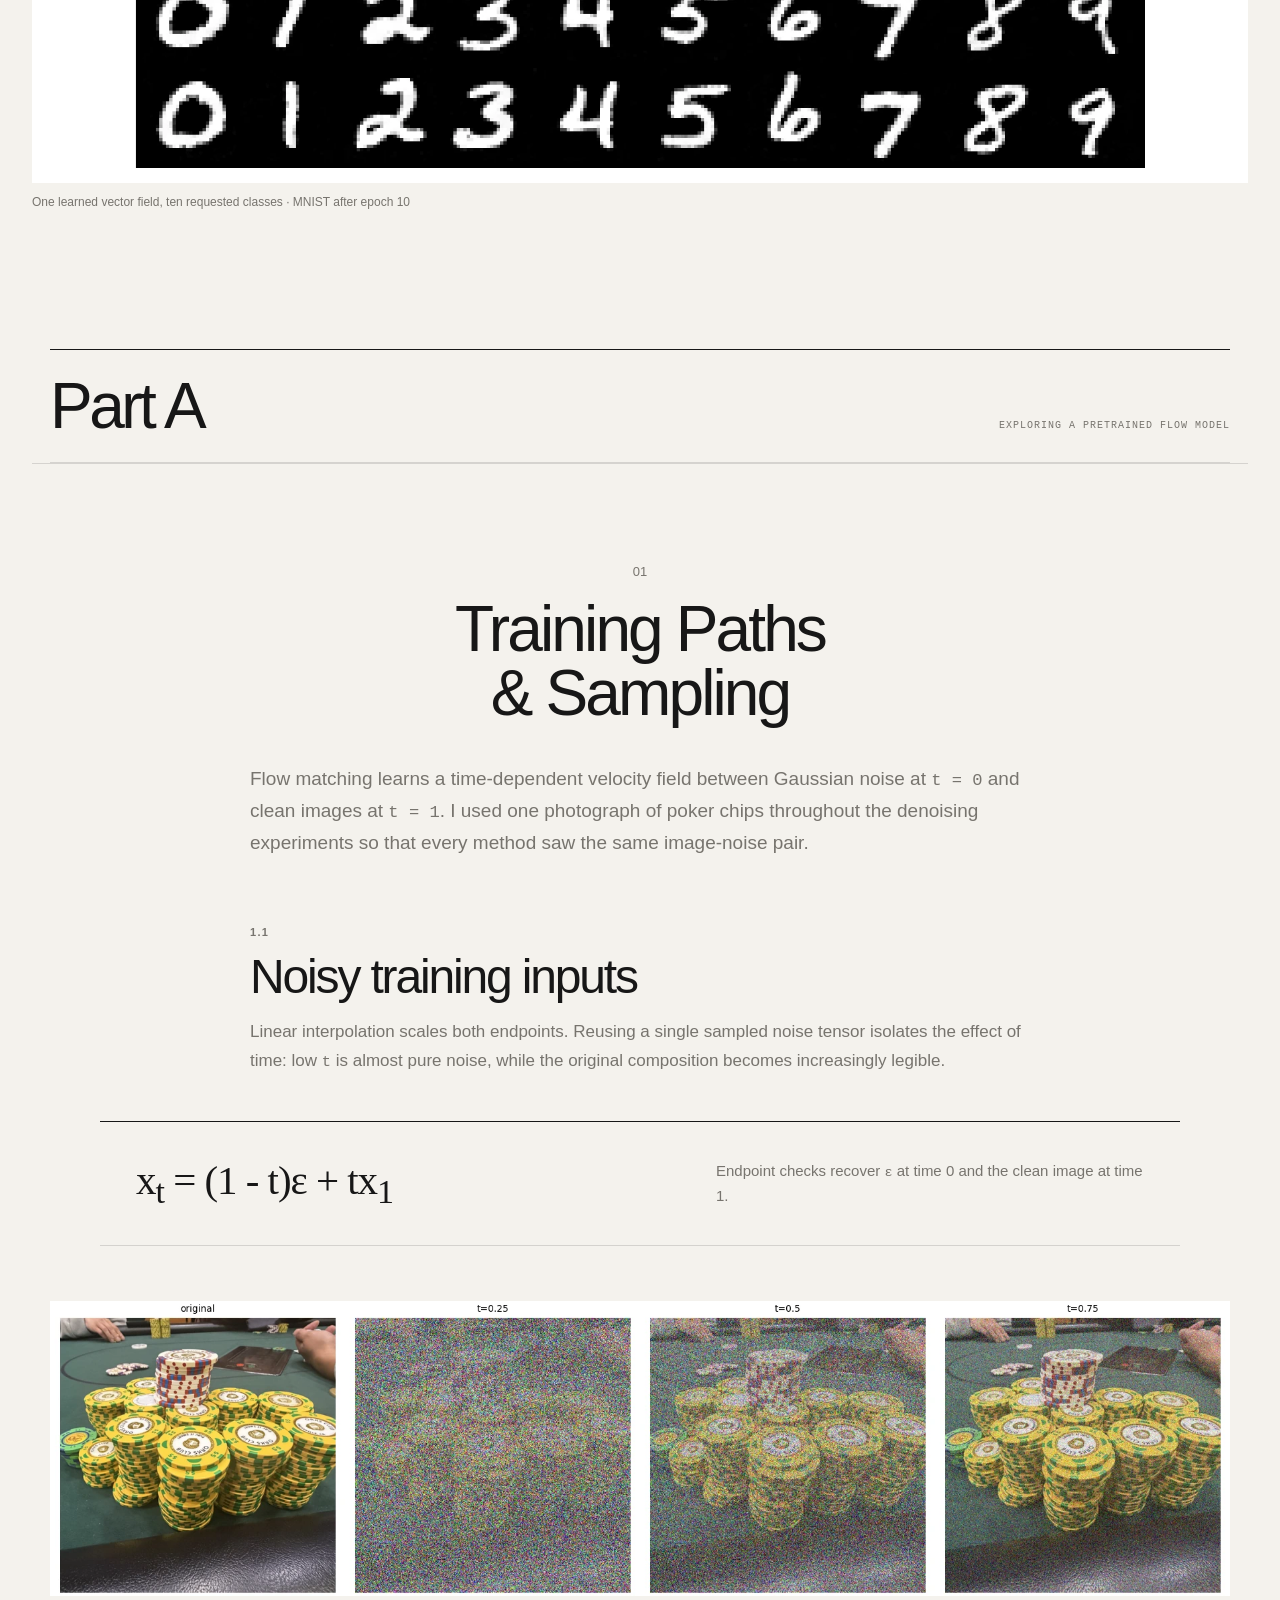
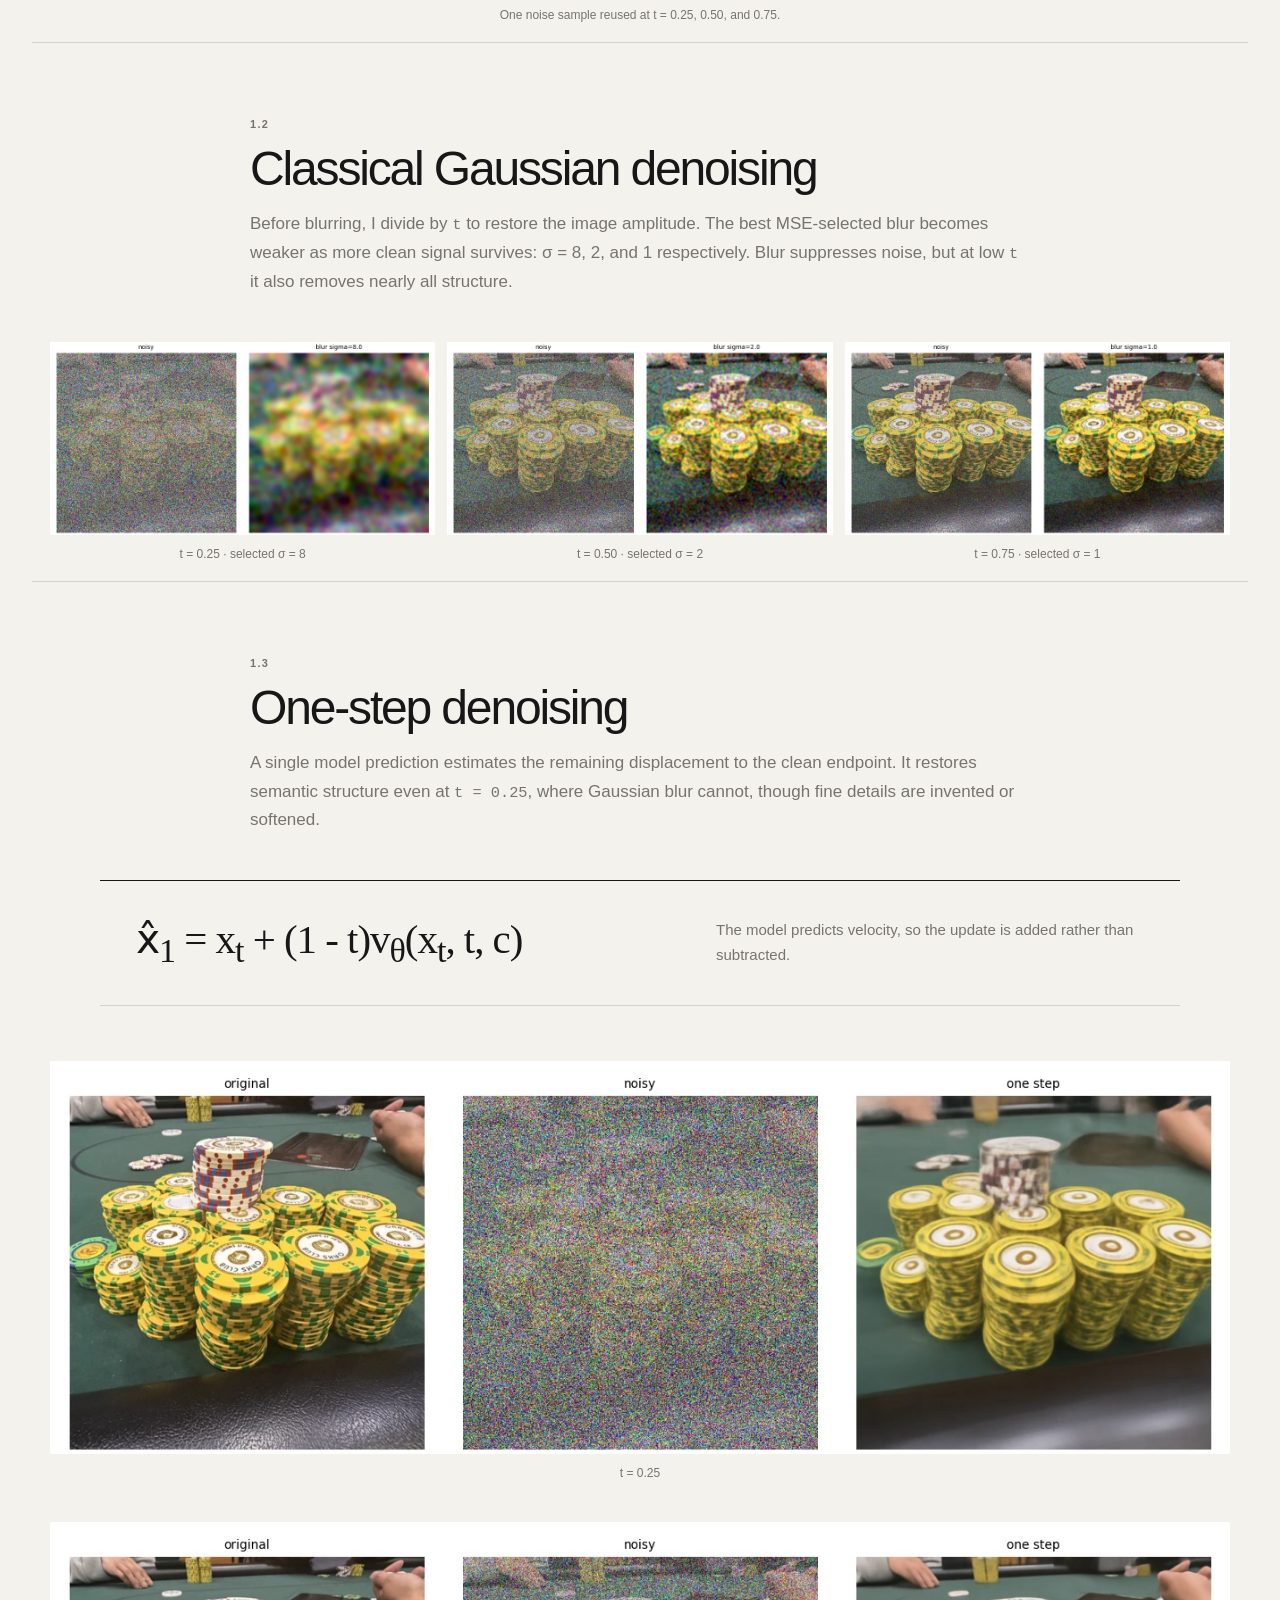
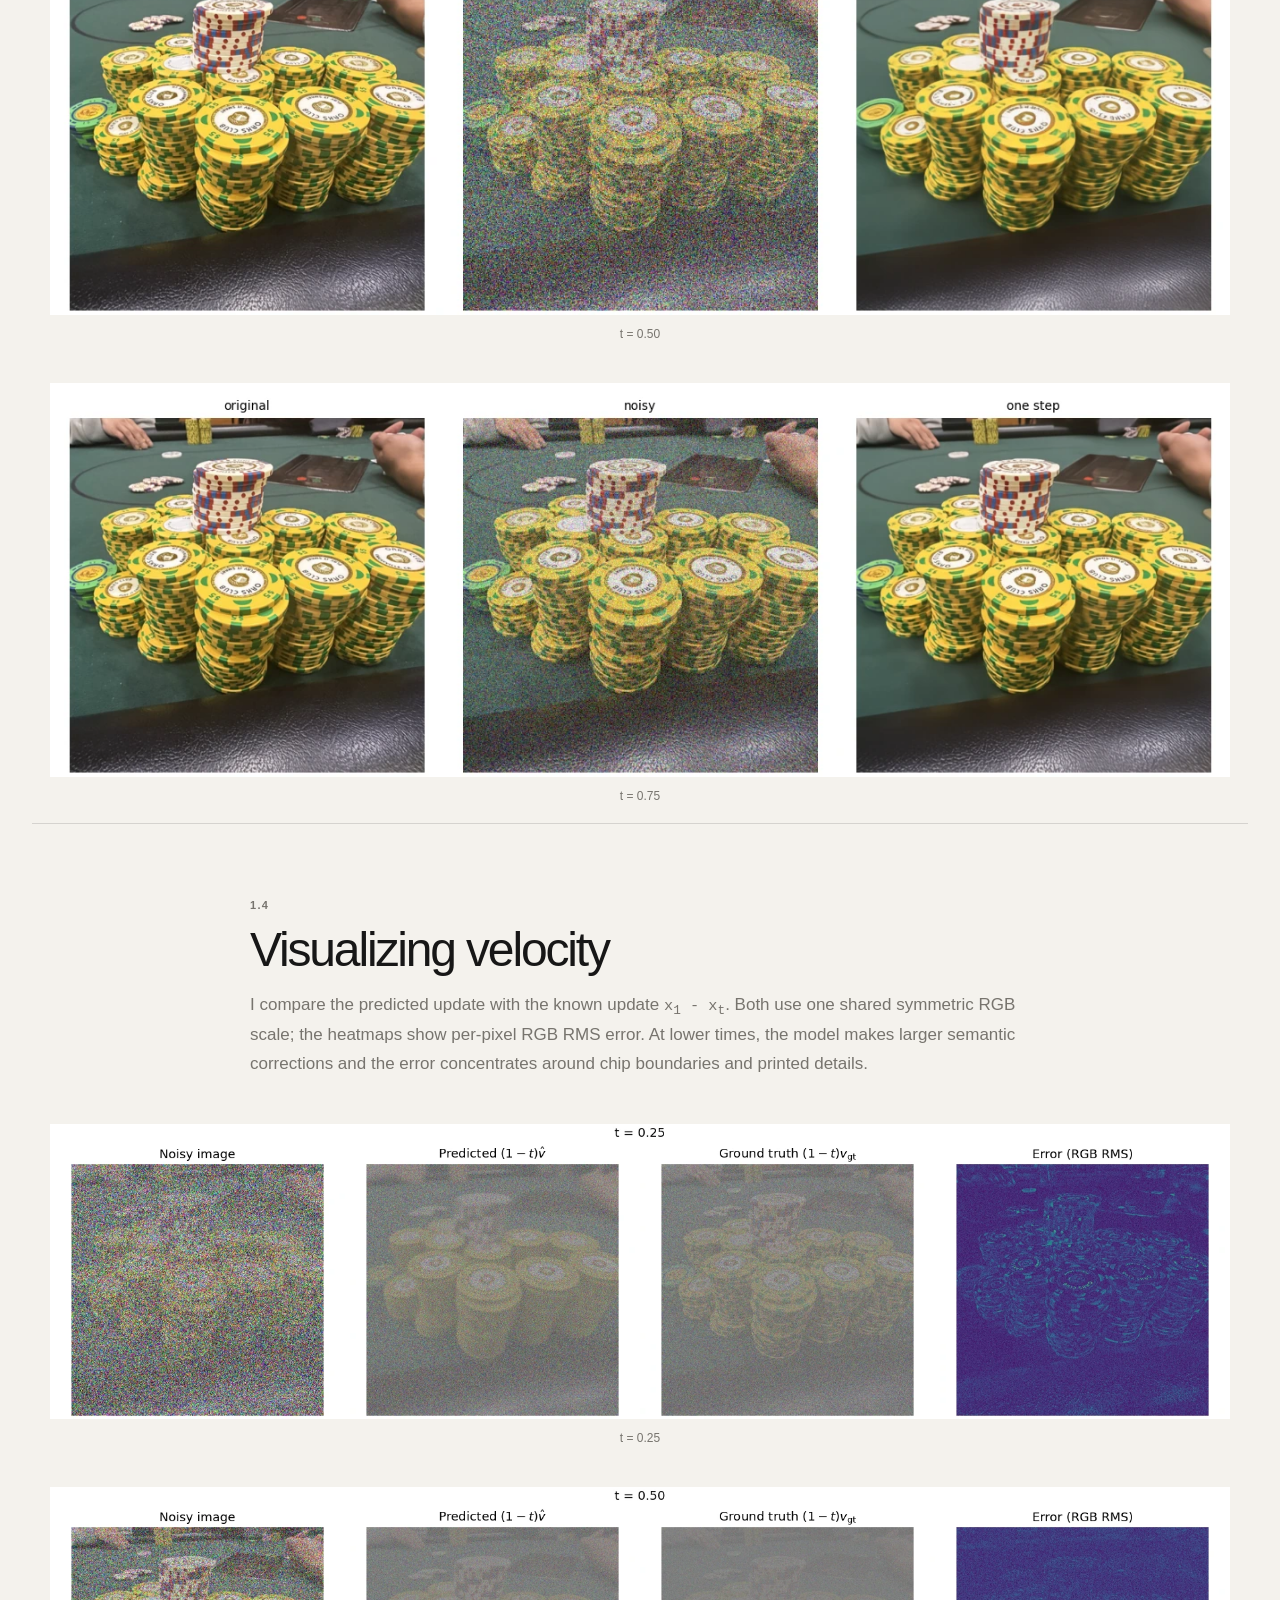
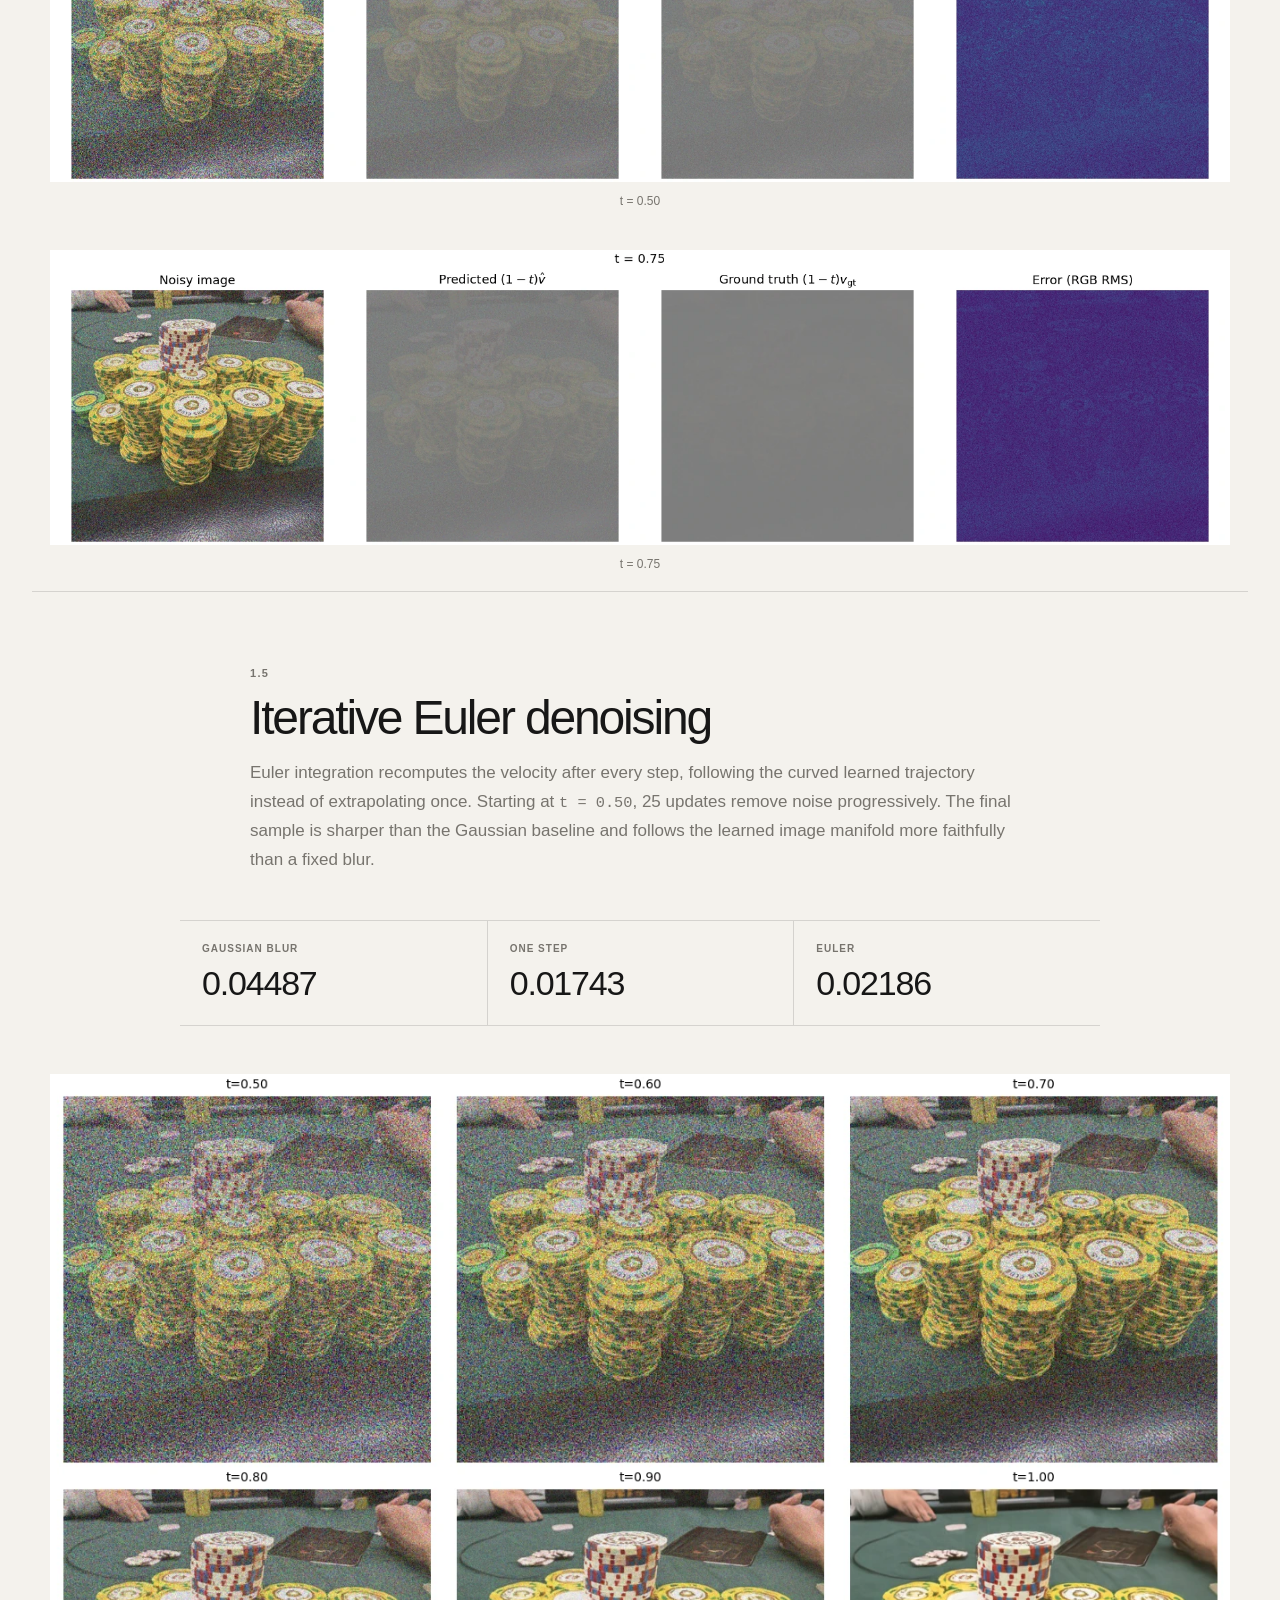
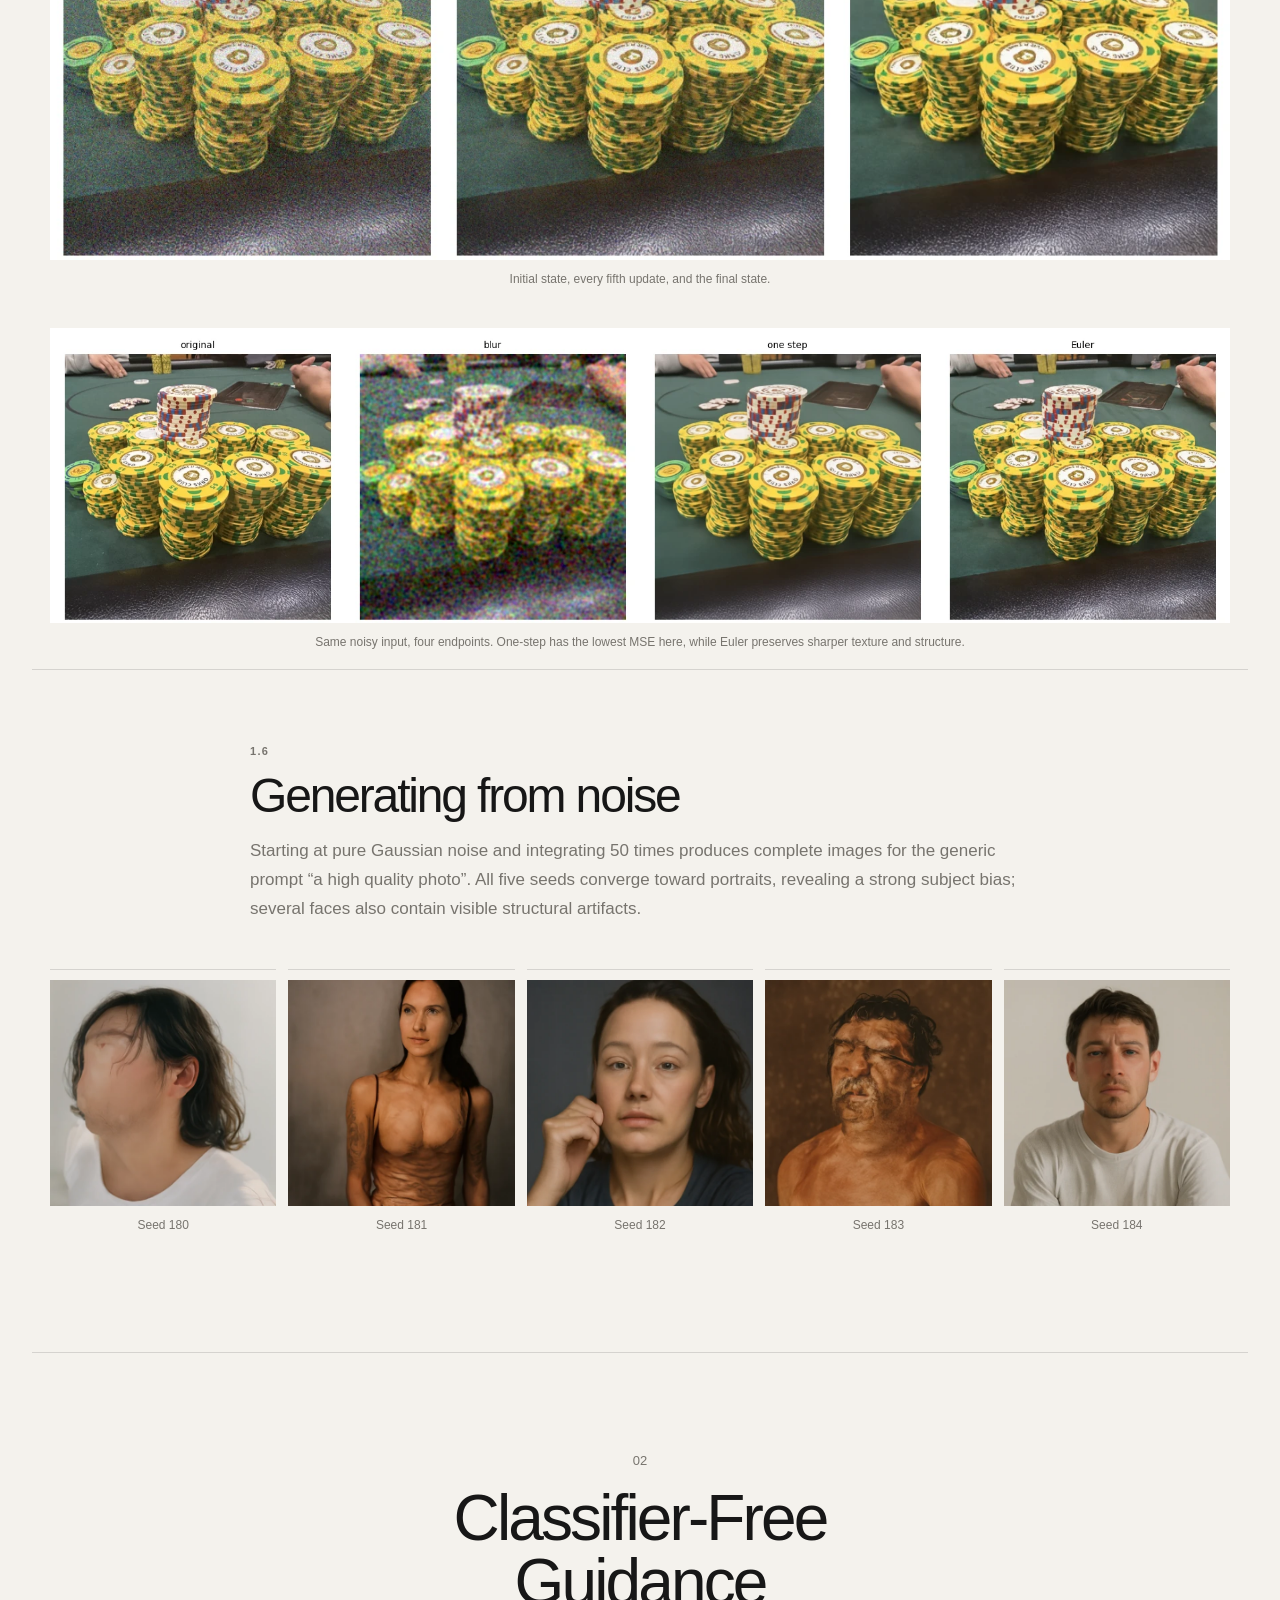
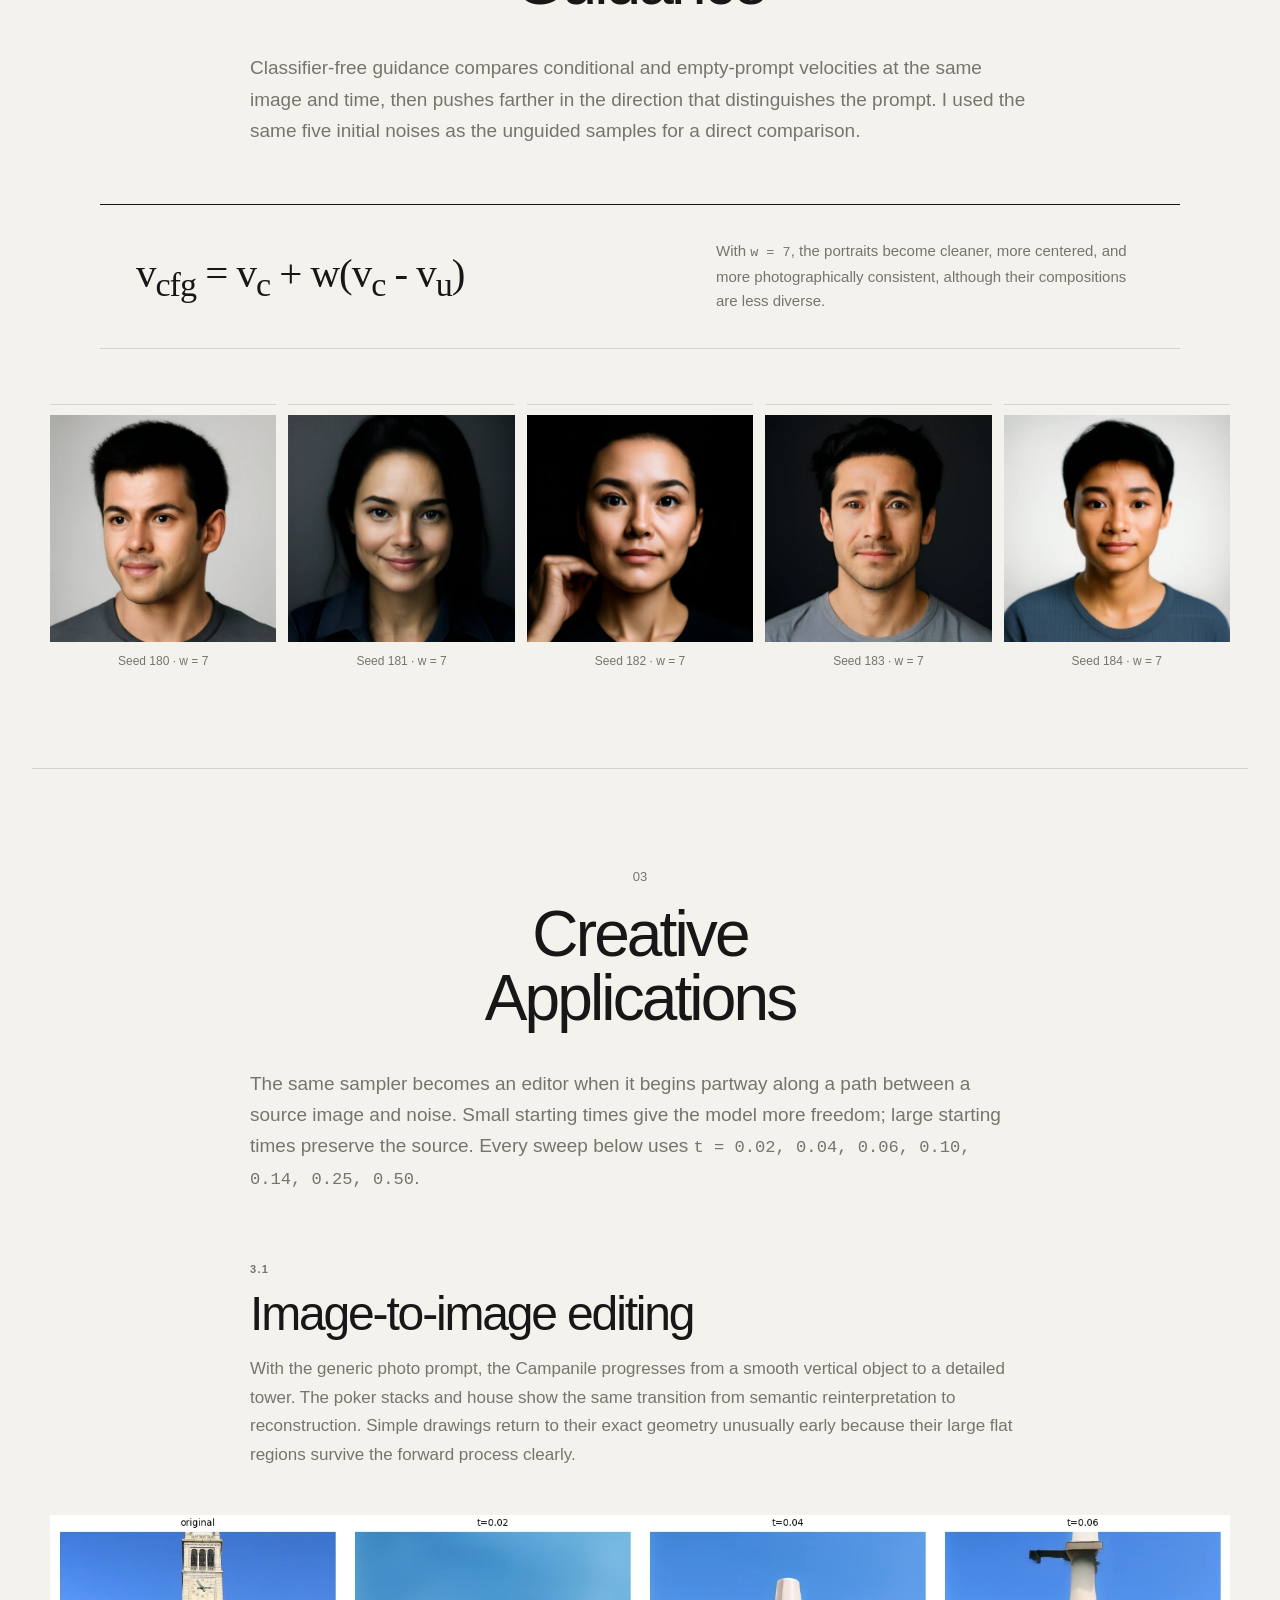
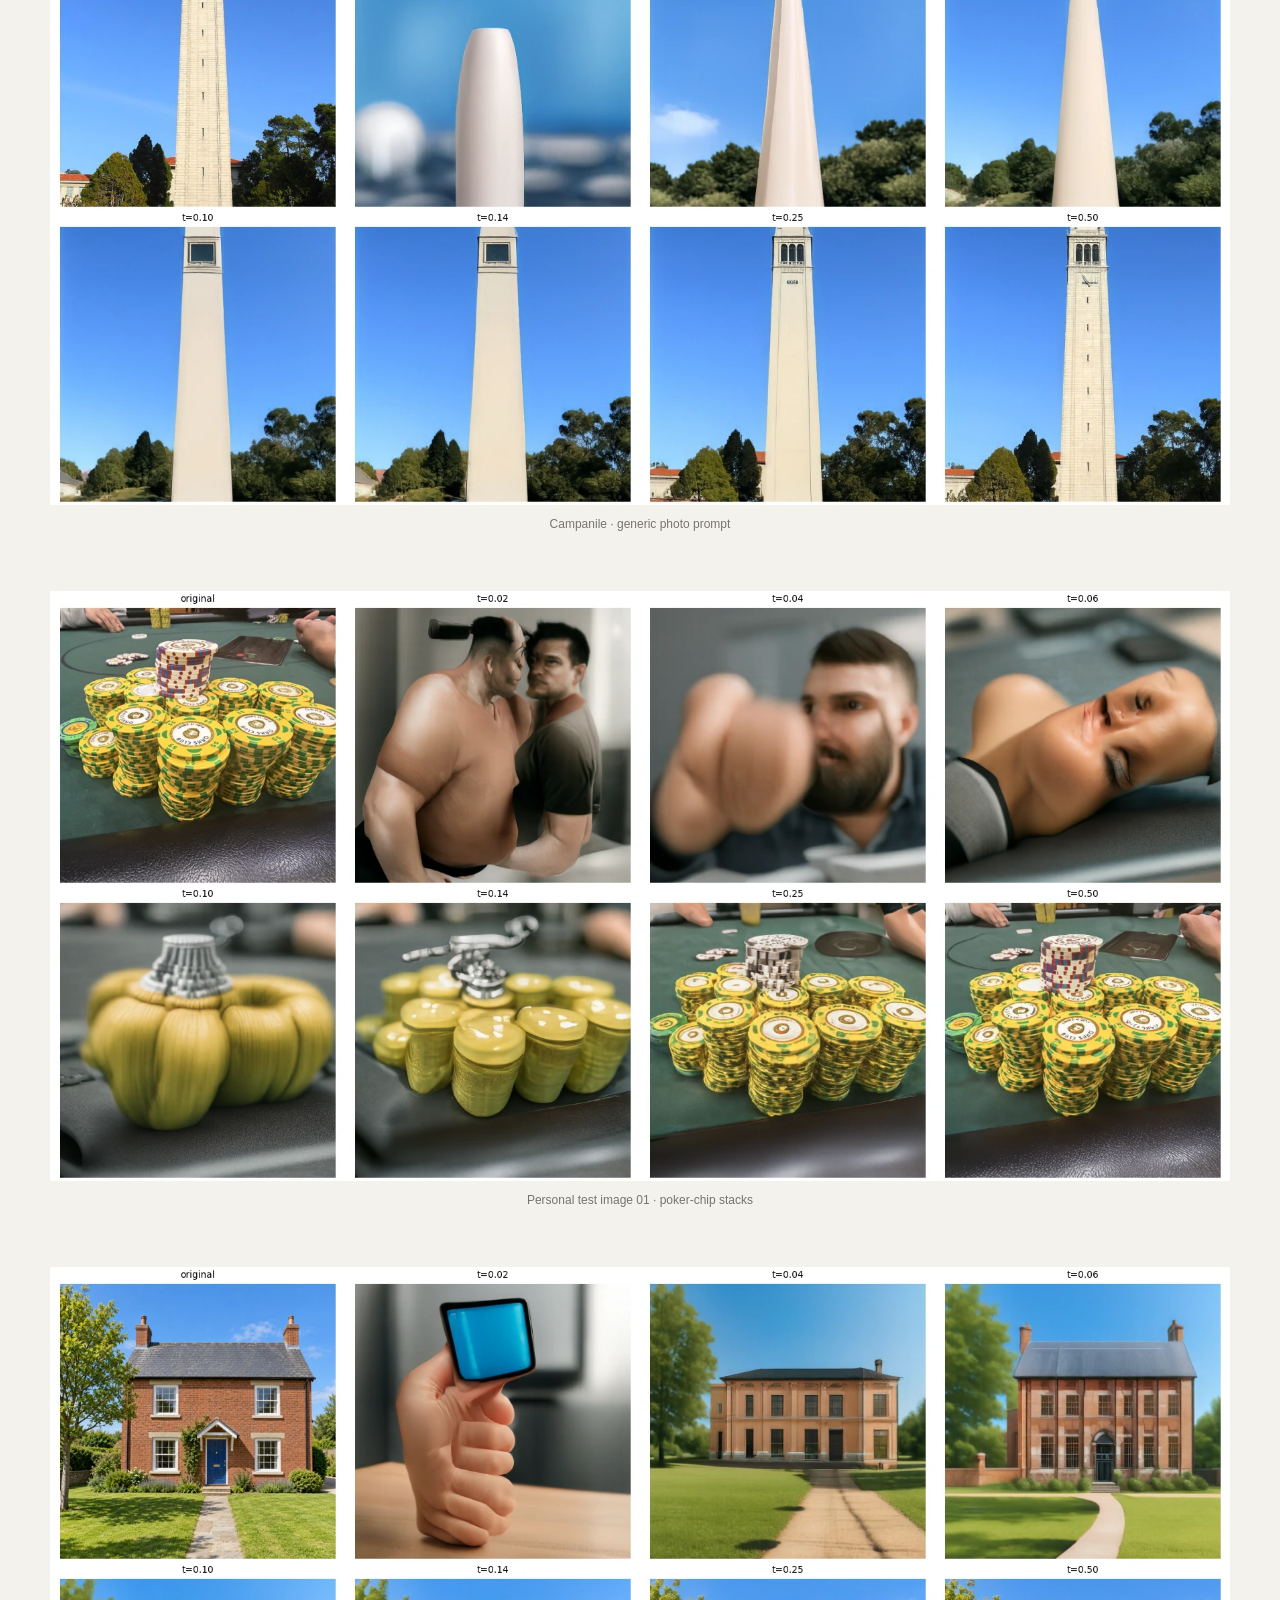
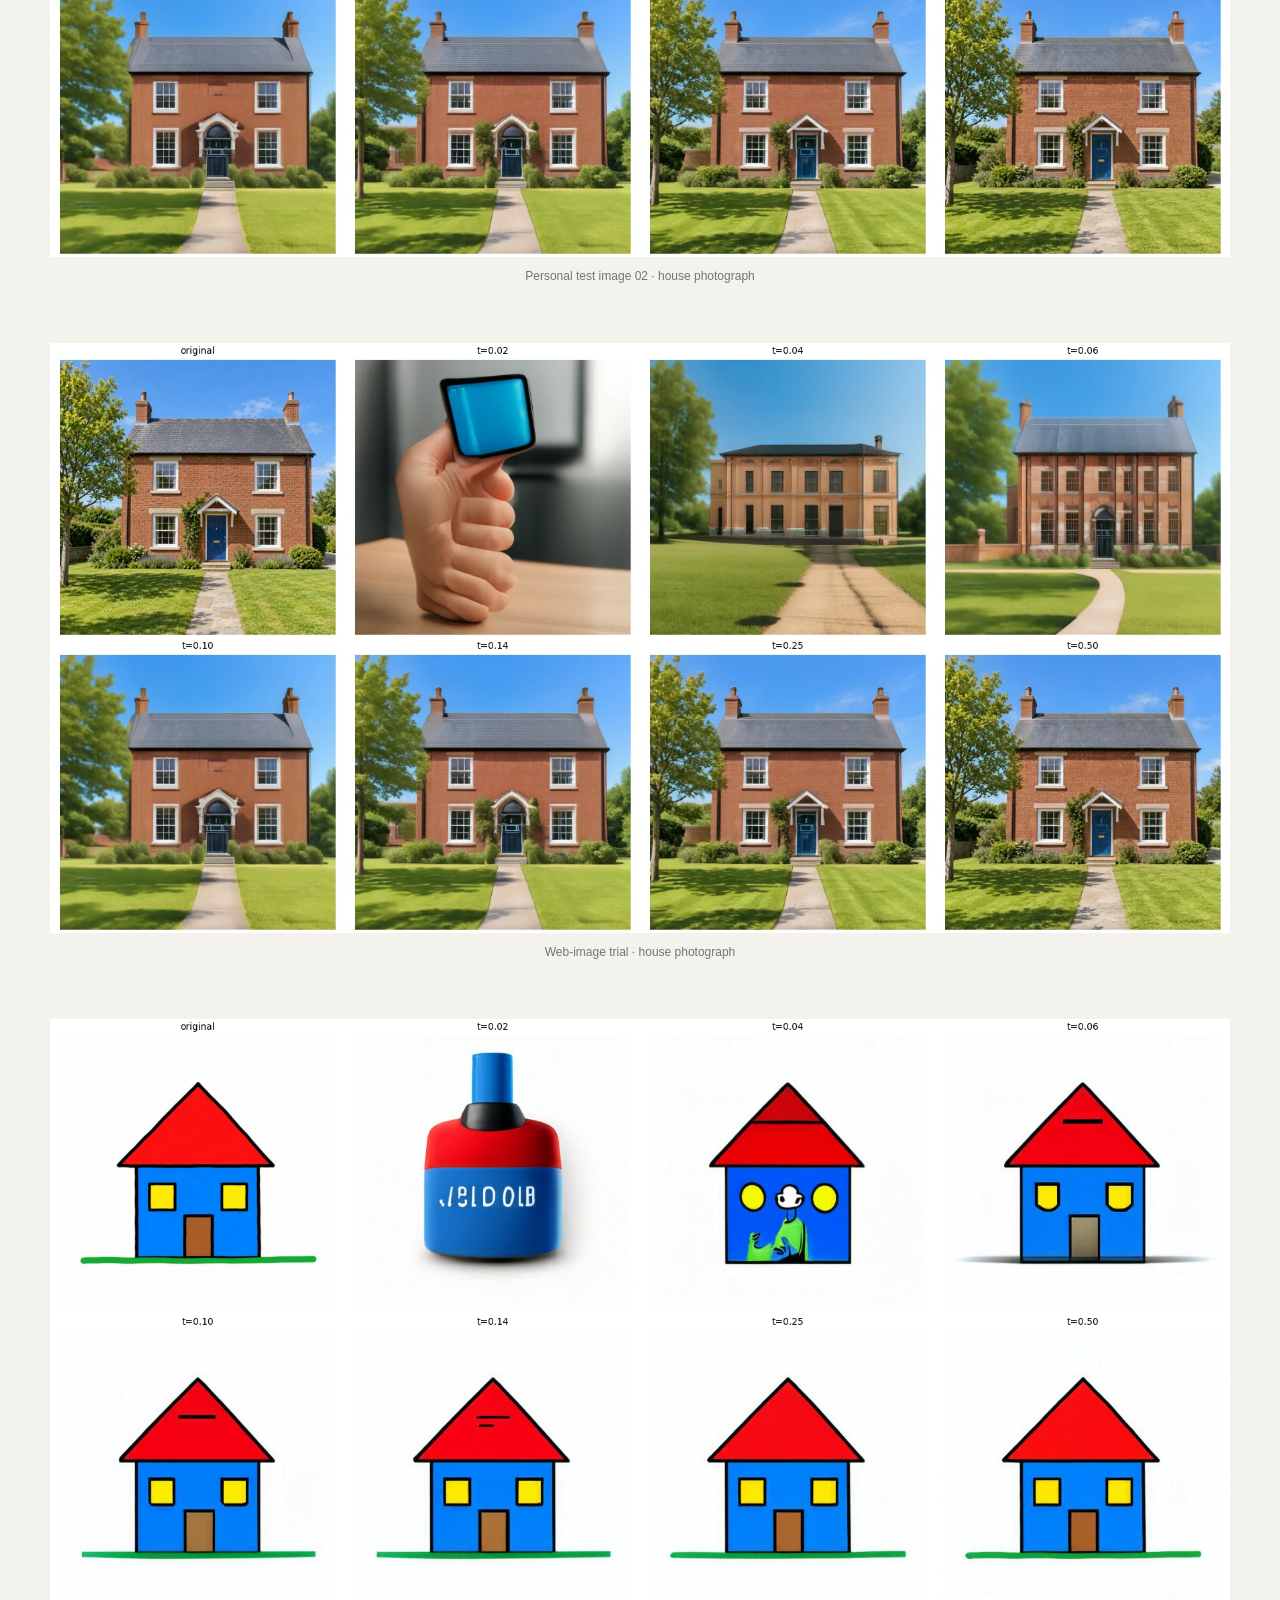
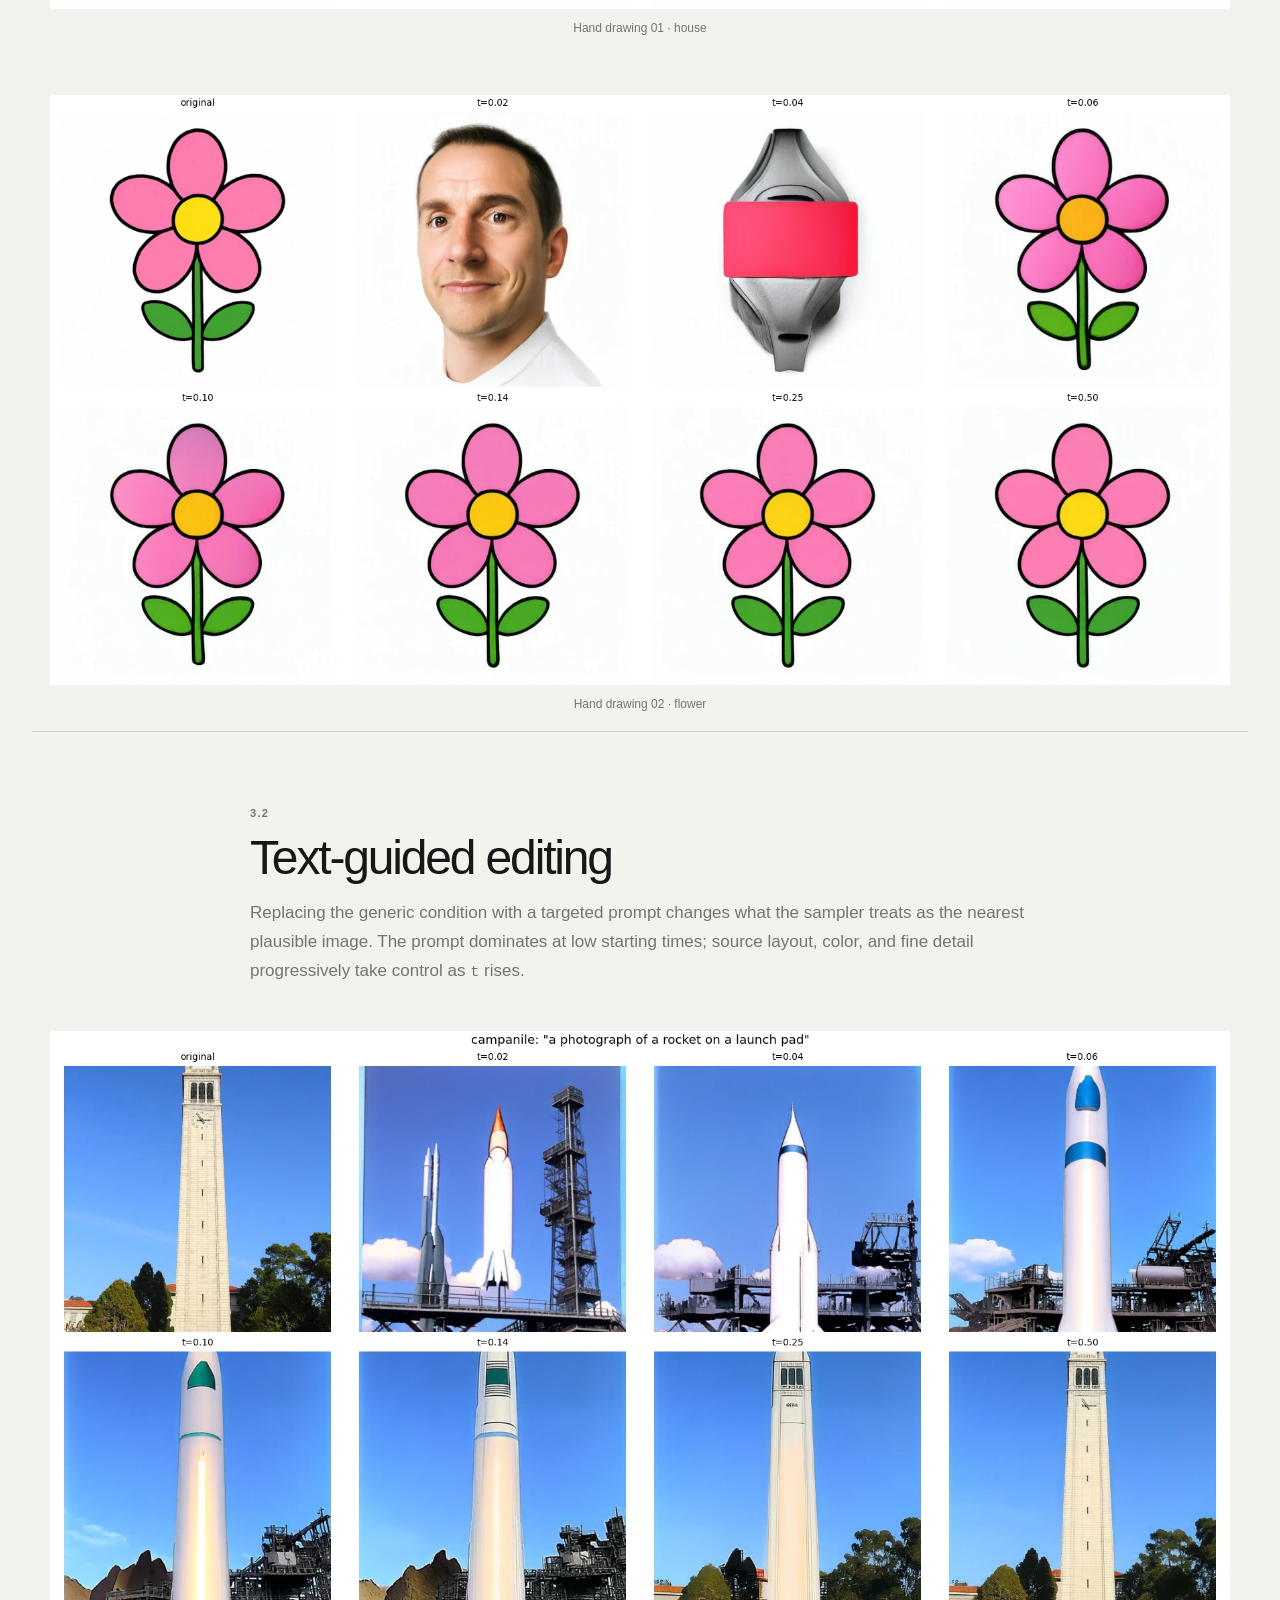
<file: 3/index.html>
<!DOCTYPE html>
<html lang="en">
<head>
    <meta charset="UTF-8">
    <meta name="viewport" content="width=device-width, initial-scale=1.0">

    <title>Project 3 | Flow Models, From Pretrained to Scratch</title>
    <meta
        name="description"
        content="CS 180 Project 3: pretrained flow-model sampling and editing, followed by training time- and class-conditioned flow models from scratch on MNIST."
    >

    <link rel="stylesheet" href="../style.css">
    <script src="../motion.js" defer></script>
</head>

<body class="project3-page">

    <div class="print-project-url" aria-hidden="true">https://manuthakur10.github.io/3/</div>

    <nav class="nav">
        <a class="nav-logo" href="../index.html" aria-label="Back to portfolio home">MT</a>

        <div class="nav-links">
            <a href="#part-a">Part A</a>
            <a href="#part-b">Part B</a>
            <a href="#reflection">Reflection</a>
        </div>
    </nav>


    <main>

        <section class="project-hero project3-hero">
            <p class="eyebrow">Project 03 &middot; Parts A + B &middot; Fall 2026</p>

            <h1 class="project-title">Following<br>the Flow</h1>

            <p class="project-summary">
                First, sampling and steering a pretrained flow model. Then, building the
                same ideas from scratch on MNIST: learning to denoise, predicting continuous
                velocity fields, and controlling generation with time and class conditioning.
            </p>

            <div class="project-facts" aria-label="Project summary">
                <div class="project-fact">
                    <span class="project-fact-label">Models</span>
                    <span class="project-fact-value">PixNerd + custom UNet</span>
                </div>
                <div class="project-fact">
                    <span class="project-fact-label">Integrator</span>
                    <span class="project-fact-value">Euler &middot; h = 0.02</span>
                </div>
                <div class="project-fact">
                    <span class="project-fact-label">Guidance</span>
                    <span class="project-fact-value">CFG &middot; 7 / 5</span>
                </div>
                <div class="project-fact">
                    <span class="project-fact-label">Outputs</span>
                    <span class="project-fact-value">512px RGB + 28px MNIST</span>
                </div>
            </div>

            <div class="project3-hero-grid" aria-label="Selected flow-model results">
                <figure>
                    <img
                        src="./media/anagram_views_0.webp"
                        alt="An oil painting that depicts an old man upright and people around a campfire after a 180 degree rotation"
                        width="880"
                        height="440"
                    >
                    <figcaption>One image, two orientations &middot; old man / campfire</figcaption>
                </figure>
                <figure class="hero-hybrid-figure">
                    <img
                        src="./media/hybrid_skull_waterfall.webp"
                        alt="Lithographic hybrid image combining a waterfall at close range with a skull-like distant structure"
                        width="512"
                        height="512"
                    >
                    <figcaption>One image, two scales &middot; waterfall / skull</figcaption>
                </figure>
                <figure class="hero-flow-figure">
                    <img
                        src="./media/partb_class_flow_samples_epoch10.webp"
                        alt="Four class-conditioned samples of every MNIST digit after ten training epochs"
                        width="1440"
                        height="552"
                    >
                    <figcaption>One learned vector field, ten requested classes &middot; MNIST after epoch 10</figcaption>
                </figure>
            </div>
        </section>


        <div id="part-a" class="part-marker" aria-label="Part A begins">
            <span>Part A</span>
            <p>Exploring a pretrained flow model</p>
        </div>


        <section id="sampling" class="project-section">
            <div class="project-section-header">
                <span class="project-section-number">01</span>
                <h2>Training Paths<br>&amp; Sampling</h2>
            </div>

            <div class="section-lede">
                <p>
                    Flow matching learns a time-dependent velocity field between Gaussian
                    noise at <code>t = 0</code> and clean images at <code>t = 1</code>. I used one
                    photograph of poker chips throughout the denoising experiments so that
                    every method saw the same image-noise pair.
                </p>
            </div>

            <article class="experiment-block">
                <div class="experiment-copy">
                    <span class="experiment-index">1.1</span>
                    <h3>Noisy training inputs</h3>
                    <p>
                        Linear interpolation scales both endpoints. Reusing a single sampled
                        noise tensor isolates the effect of time: low <code>t</code> is almost
                        pure noise, while the original composition becomes increasingly legible.
                    </p>
                </div>

                <div class="equation-panel compact-equation">
                    <div class="equation">x<sub>t</sub> = (1 - t)&epsilon; + tx<sub>1</sub></div>
                    <p class="equation-note">
                        Endpoint checks recover <code>&epsilon;</code> at time 0 and the clean
                        image at time 1.
                    </p>
                </div>

                <figure class="flow-figure">
                    <img
                        src="./media/training_inputs.webp"
                        alt="Original poker-chip photograph and noisy interpolations at times 0.25, 0.50, and 0.75"
                        width="1760"
                        height="440"
                        loading="eager"
                    >
                    <figcaption>One noise sample reused at t = 0.25, 0.50, and 0.75.</figcaption>
                </figure>
            </article>

            <article class="experiment-block">
                <div class="experiment-copy">
                    <span class="experiment-index">1.2</span>
                    <h3>Classical Gaussian denoising</h3>
                    <p>
                        Before blurring, I divide by <code>t</code> to restore the image
                        amplitude. The best MSE-selected blur becomes weaker as more clean
                        signal survives: &sigma; = 8, 2, and 1 respectively. Blur suppresses
                        noise, but at low <code>t</code> it also removes nearly all structure.
                    </p>
                </div>

                <div class="flow-triptych">
                    <figure>
                        <img src="./media/blur_0.25.webp" alt="Noisy input and Gaussian blur result at t equals 0.25" width="880" height="440" loading="lazy">
                        <figcaption>t = 0.25 &middot; selected &sigma; = 8</figcaption>
                    </figure>
                    <figure>
                        <img src="./media/blur_0.5.webp" alt="Noisy input and Gaussian blur result at t equals 0.50" width="880" height="440" loading="lazy">
                        <figcaption>t = 0.50 &middot; selected &sigma; = 2</figcaption>
                    </figure>
                    <figure>
                        <img src="./media/blur_0.75.webp" alt="Noisy input and Gaussian blur result at t equals 0.75" width="880" height="440" loading="lazy">
                        <figcaption>t = 0.75 &middot; selected &sigma; = 1</figcaption>
                    </figure>
                </div>
            </article>

            <article class="experiment-block">
                <div class="experiment-copy">
                    <span class="experiment-index">1.3</span>
                    <h3>One-step denoising</h3>
                    <p>
                        A single model prediction estimates the remaining displacement to the
                        clean endpoint. It restores semantic structure even at <code>t = 0.25</code>,
                        where Gaussian blur cannot, though fine details are invented or softened.
                    </p>
                </div>

                <div class="equation-panel compact-equation">
                    <div class="equation">x&#770;<sub>1</sub> = x<sub>t</sub> + (1 - t)v<sub>&theta;</sub>(x<sub>t</sub>, t, c)</div>
                    <p class="equation-note">The model predicts velocity, so the update is added rather than subtracted.</p>
                </div>

                <div class="wide-figure-stack">
                    <figure><img src="./media/one_step_0.25.webp" alt="Original, noisy input, and one-step denoising result at t equals 0.25" width="1320" height="440" loading="lazy"><figcaption>t = 0.25</figcaption></figure>
                    <figure><img src="./media/one_step_0.5.webp" alt="Original, noisy input, and one-step denoising result at t equals 0.50" width="1320" height="440" loading="lazy"><figcaption>t = 0.50</figcaption></figure>
                    <figure><img src="./media/one_step_0.75.webp" alt="Original, noisy input, and one-step denoising result at t equals 0.75" width="1320" height="440" loading="lazy"><figcaption>t = 0.75</figcaption></figure>
                </div>
            </article>

            <article class="experiment-block">
                <div class="experiment-copy">
                    <span class="experiment-index">1.4</span>
                    <h3>Visualizing velocity</h3>
                    <p>
                        I compare the predicted update with the known update
                        <code>x<sub>1</sub> - x<sub>t</sub></code>. Both use one shared symmetric
                        RGB scale; the heatmaps show per-pixel RGB RMS error. At lower times,
                        the model makes larger semantic corrections and the error concentrates
                        around chip boundaries and printed details.
                    </p>
                </div>

                <div class="wide-figure-stack">
                    <figure><img src="./media/velocity_0.25.webp" alt="Velocity prediction, ground-truth update, and error heatmap at t equals 0.25" width="1760" height="440" loading="lazy"><figcaption>t = 0.25</figcaption></figure>
                    <figure><img src="./media/velocity_0.50.webp" alt="Velocity prediction, ground-truth update, and error heatmap at t equals 0.50" width="1760" height="440" loading="lazy"><figcaption>t = 0.50</figcaption></figure>
                    <figure><img src="./media/velocity_0.75.webp" alt="Velocity prediction, ground-truth update, and error heatmap at t equals 0.75" width="1760" height="440" loading="lazy"><figcaption>t = 0.75</figcaption></figure>
                </div>
            </article>

            <article class="experiment-block">
                <div class="experiment-copy">
                    <span class="experiment-index">1.5</span>
                    <h3>Iterative Euler denoising</h3>
                    <p>
                        Euler integration recomputes the velocity after every step, following
                        the curved learned trajectory instead of extrapolating once. Starting
                        at <code>t = 0.50</code>, 25 updates remove noise progressively. The final
                        sample is sharper than the Gaussian baseline and follows the learned
                        image manifold more faithfully than a fixed blur.
                    </p>
                </div>

                <div class="metric-strip" aria-label="Reconstruction mean squared errors">
                    <div><span>Gaussian blur</span><strong>0.04487</strong></div>
                    <div><span>One step</span><strong>0.01743</strong></div>
                    <div><span>Euler</span><strong>0.02186</strong></div>
                </div>

                <div class="wide-figure-stack">
                    <figure><img src="./media/trajectory.webp" alt="Euler denoising trajectory from t equals 0.50 to 1.00" width="1320" height="880" loading="lazy"><figcaption>Initial state, every fifth update, and the final state.</figcaption></figure>
                    <figure><img src="./media/comparison.webp" alt="Original image compared with Gaussian blur, one-step denoising, and Euler denoising" width="1760" height="440" loading="lazy"><figcaption>Same noisy input, four endpoints. One-step has the lowest MSE here, while Euler preserves sharper texture and structure.</figcaption></figure>
                </div>
            </article>

            <article class="experiment-block">
                <div class="experiment-copy">
                    <span class="experiment-index">1.6</span>
                    <h3>Generating from noise</h3>
                    <p>
                        Starting at pure Gaussian noise and integrating 50 times produces
                        complete images for the generic prompt <q>a high quality photo</q>.
                        All five seeds converge toward portraits, revealing a strong subject
                        bias; several faces also contain visible structural artifacts.
                    </p>
                </div>

                <div class="sample-grid" aria-label="Five conditional samples">
                    <figure><img src="./media/conditional_0.webp" alt="Conditional portrait sample with seed 180" width="512" height="512" loading="lazy"><figcaption>Seed 180</figcaption></figure>
                    <figure><img src="./media/conditional_1.webp" alt="Conditional portrait sample with seed 181" width="512" height="512" loading="lazy"><figcaption>Seed 181</figcaption></figure>
                    <figure><img src="./media/conditional_2.webp" alt="Conditional portrait sample with seed 182" width="512" height="512" loading="lazy"><figcaption>Seed 182</figcaption></figure>
                    <figure><img src="./media/conditional_3.webp" alt="Conditional portrait sample with seed 183" width="512" height="512" loading="lazy"><figcaption>Seed 183</figcaption></figure>
                    <figure><img src="./media/conditional_4.webp" alt="Conditional portrait sample with seed 184" width="512" height="512" loading="lazy"><figcaption>Seed 184</figcaption></figure>
                </div>
            </article>
        </section>


        <section id="guidance" class="project-section">
            <div class="project-section-header">
                <span class="project-section-number">02</span>
                <h2>Classifier-Free<br>Guidance</h2>
            </div>

            <div class="section-lede">
                <p>
                    Classifier-free guidance compares conditional and empty-prompt velocities
                    at the same image and time, then pushes farther in the direction that
                    distinguishes the prompt. I used the same five initial noises as the
                    unguided samples for a direct comparison.
                </p>
            </div>

            <div class="equation-panel">
                <div class="equation">v<sub>cfg</sub> = v<sub>c</sub> + w(v<sub>c</sub> - v<sub>u</sub>)</div>
                <p class="equation-note">
                    With <code>w = 7</code>, the portraits become cleaner, more centered, and
                    more photographically consistent, although their compositions are less diverse.
                </p>
            </div>

            <div class="sample-grid" aria-label="Five classifier-free guidance samples">
                <figure><img src="./media/cfg_0.webp" alt="Classifier-free guidance portrait with seed 180" width="512" height="512" loading="lazy"><figcaption>Seed 180 &middot; w = 7</figcaption></figure>
                <figure><img src="./media/cfg_1.webp" alt="Classifier-free guidance portrait with seed 181" width="512" height="512" loading="lazy"><figcaption>Seed 181 &middot; w = 7</figcaption></figure>
                <figure><img src="./media/cfg_2.webp" alt="Classifier-free guidance portrait with seed 182" width="512" height="512" loading="lazy"><figcaption>Seed 182 &middot; w = 7</figcaption></figure>
                <figure><img src="./media/cfg_3.webp" alt="Classifier-free guidance portrait with seed 183" width="512" height="512" loading="lazy"><figcaption>Seed 183 &middot; w = 7</figcaption></figure>
                <figure><img src="./media/cfg_4.webp" alt="Classifier-free guidance portrait with seed 184" width="512" height="512" loading="lazy"><figcaption>Seed 184 &middot; w = 7</figcaption></figure>
            </div>
        </section>


        <section id="editing" class="project-section">
            <div class="project-section-header">
                <span class="project-section-number">03</span>
                <h2>Creative<br>Applications</h2>
            </div>

            <div class="section-lede">
                <p>
                    The same sampler becomes an editor when it begins partway along a path
                    between a source image and noise. Small starting times give the model more
                    freedom; large starting times preserve the source. Every sweep below uses
                    <code>t = 0.02, 0.04, 0.06, 0.10, 0.14, 0.25, 0.50</code>.
                </p>
            </div>

            <article class="experiment-block">
                <div class="experiment-copy">
                    <span class="experiment-index">3.1</span>
                    <h3>Image-to-image editing</h3>
                    <p>
                        With the generic photo prompt, the Campanile progresses from a smooth
                        vertical object to a detailed tower. The poker stacks and house show
                        the same transition from semantic reinterpretation to reconstruction.
                        Simple drawings return to their exact geometry unusually early because
                        their large flat regions survive the forward process clearly.
                    </p>
                </div>

                <div class="editorial-figure-stack">
                    <figure><img src="./media/edit_campanile.webp" alt="Campanile image-to-image edits at seven starting times" width="1760" height="880" loading="lazy"><figcaption>Campanile &middot; generic photo prompt</figcaption></figure>
                    <figure><img src="./media/edit_my_image_1.webp" alt="Poker-chip photograph edited at seven starting times" width="1760" height="880" loading="lazy"><figcaption>Personal test image 01 &middot; poker-chip stacks</figcaption></figure>
                    <figure><img src="./media/edit_my_image_2.webp" alt="House photograph edited at seven starting times as the second chosen test image" width="1760" height="880" loading="lazy"><figcaption>Personal test image 02 &middot; house photograph</figcaption></figure>
                    <figure><img src="./media/edit_web_image.webp" alt="Web house image edited at seven starting times" width="1760" height="880" loading="lazy"><figcaption>Web-image trial &middot; house photograph</figcaption></figure>
                    <figure><img src="./media/edit_drawing_1.webp" alt="Simple house drawing edited at seven starting times" width="1760" height="880" loading="lazy"><figcaption>Hand drawing 01 &middot; house</figcaption></figure>
                    <figure><img src="./media/edit_drawing_2.webp" alt="Simple flower drawing edited at seven starting times" width="1760" height="880" loading="lazy"><figcaption>Hand drawing 02 &middot; flower</figcaption></figure>
                </div>
            </article>

            <article class="experiment-block">
                <div class="experiment-copy">
                    <span class="experiment-index">3.2</span>
                    <h3>Text-guided editing</h3>
                    <p>
                        Replacing the generic condition with a targeted prompt changes what
                        the sampler treats as the nearest plausible image. The prompt dominates
                        at low starting times; source layout, color, and fine detail progressively
                        take control as <code>t</code> rises.
                    </p>
                </div>

                <div class="editorial-figure-stack">
                    <figure><img src="./media/text_edit_campanile.webp" alt="Campanile edited toward a rocket at seven starting times" width="1760" height="880" loading="lazy"><figcaption>Prompt: <q>a photograph of a rocket on a launch pad</q></figcaption></figure>
                    <figure><img src="./media/text_edit_my_image_1.webp" alt="Poker chips edited toward stacks of gold coins at seven starting times" width="1760" height="880" loading="lazy"><figcaption>Prompt: <q>a photograph of stacks of gold coins on a green casino table</q></figcaption></figure>
                    <figure><img src="./media/text_edit_my_image_2.webp" alt="House edited toward a medieval stone castle at seven starting times" width="1760" height="880" loading="lazy"><figcaption>Prompt: <q>a photograph of a medieval stone castle surrounded by a lush green forest</q></figcaption></figure>
                </div>
            </article>
        </section>


        <section id="illusions" class="project-section">
            <div class="project-section-header">
                <span class="project-section-number">04</span>
                <h2>Orientation<br>&amp; Scale</h2>
            </div>

            <div class="section-lede">
                <p>
                    Instead of asking one condition to control the whole velocity field, I
                    combine multiple predictions. Spatial transformations create images that
                    change under rotation; frequency decomposition creates images that change
                    with viewing distance.
                </p>
            </div>

            <article class="experiment-block">
                <div class="experiment-copy">
                    <span class="experiment-index">3.3</span>
                    <h3>Visual anagrams</h3>
                    <p>
                        One velocity is predicted upright. A second is predicted after a
                        180-degree rotation, rotated back, and averaged with the first. The dark
                        painterly pair reads most strongly: the upright head becomes a bright
                        fire surrounded by figures after rotation.
                    </p>
                </div>

                <div class="equation-panel compact-equation">
                    <div class="equation">v = [v<sub>a</sub>(x) + F(v<sub>b</sub>(F(x)))] / 2</div>
                    <p class="equation-note"><code>F</code> rotates both spatial axes by 180 degrees.</p>
                </div>

                <div class="anagram-grid">
                    <figure><img src="./media/anagram_views_0.webp" alt="Old man and campfire visual anagram shown in both orientations" width="880" height="440" loading="lazy"><figcaption>Oil painting &middot; old man / people around a campfire</figcaption></figure>
                    <figure><img src="./media/anagram_views_1.webp" alt="Snowy mountain village and horse visual anagram shown in both orientations" width="880" height="440" loading="lazy"><figcaption>Lithograph &middot; snowy mountain village / horse</figcaption></figure>
                </div>
            </article>

            <article class="experiment-block">
                <div class="experiment-copy">
                    <span class="experiment-index">3.4</span>
                    <h3>Hybrid images</h3>
                    <p>
                        At every Euler step, I take low frequencies from the distant prompt's
                        velocity and high frequencies from the close prompt's velocity. A
                        Gaussian low-pass with &sigma; = 16 and kernel size 265 separates the
                        two bands. The full-size image emphasizes texture; the reduced view
                        exposes the global silhouette.
                    </p>
                </div>

                <div class="equation-panel compact-equation">
                    <div class="equation">v = LP(v<sub>distant</sub>) + v<sub>close</sub> - LP(v<sub>close</sub>)</div>
                    <p class="equation-note">Both predictions use the same image, time, CFG weight, and Euler step.</p>
                </div>

                <div class="hybrid-grid">
                    <article class="hybrid-card">
                        <div class="hybrid-card-copy">
                            <span class="project-fact-label">Hybrid 01</span>
                            <h4>Forest / cat</h4>
                            <p><strong>Close:</strong> a lithograph of a forest</p>
                            <p><strong>Distant:</strong> a lithograph of a cat</p>
                        </div>
                        <div class="hybrid-views">
                            <figure>
                                <img src="./media/hybrid_cat_forest.webp" alt="Lithographic forest and cat hybrid at full size" width="512" height="512" loading="lazy">
                                <figcaption>Full size</figcaption>
                            </figure>
                            <figure class="distant-view">
                                <img src="./media/hybrid_cat_forest.webp" alt="Lithographic forest and cat hybrid reduced to reveal distant structure" width="512" height="512" loading="lazy">
                                <figcaption>Reduced view</figcaption>
                            </figure>
                        </div>
                    </article>

                    <article class="hybrid-card">
                        <div class="hybrid-card-copy">
                            <span class="project-fact-label">Hybrid 02</span>
                            <h4>Waterfall / skull</h4>
                            <p><strong>Close:</strong> a lithograph of a waterfall</p>
                            <p><strong>Distant:</strong> a lithograph of a skull</p>
                        </div>
                        <div class="hybrid-views">
                            <figure>
                                <img src="./media/hybrid_skull_waterfall.webp" alt="Lithographic waterfall and skull hybrid at full size" width="512" height="512" loading="lazy">
                                <figcaption>Full size</figcaption>
                            </figure>
                            <figure class="distant-view">
                                <img src="./media/hybrid_skull_waterfall.webp" alt="Lithographic waterfall and skull hybrid reduced to reveal distant structure" width="512" height="512" loading="lazy">
                                <figcaption>Reduced view</figcaption>
                            </figure>
                        </div>
                    </article>
                </div>
            </article>
        </section>


        <div id="part-b" class="part-marker" aria-label="Part B begins">
            <span>Part B</span>
            <p>Training flow models from scratch</p>
        </div>

        <section id="denoising-unet" class="project-section">
            <div class="project-section-header">
                <span class="project-section-number">05</span>
                <h2>Learning to<br>Denoise</h2>
            </div>

            <div class="section-lede">
                <p>
                    Part B replaces the pretrained image model with a UNet trained directly on
                    MNIST. The first objective is deliberately simple: map a noisy observation
                    back to its clean digit in one step. This establishes the architecture and
                    exposes why one-step regression struggles as a generative model.
                </p>
            </div>

            <article class="experiment-block">
                <div class="experiment-copy">
                    <span class="experiment-index">B.1.1</span>
                    <h3>UNet architecture</h3>
                    <p>
                        The network uses convolutional blocks at 28, 14, and 7 pixels, a
                        7-to-1 spatial bottleneck, learned upsampling, and skip connections at
                        matching resolutions. For denoising I used 128 hidden channels and an
                        unconstrained single-channel output so the loss, rather than an output
                        clamp, determines the reconstruction.
                    </p>
                </div>

                <div class="process-flow partb-process" aria-label="UNet resolution path">
                    <div class="process-step"><span>28 &times; 28</span><strong>Conv</strong><small>Local features</small></div>
                    <span class="process-arrow">&rarr;</span>
                    <div class="process-step"><span>14 &times; 14</span><strong>Down</strong><small>Context</small></div>
                    <span class="process-arrow">&rarr;</span>
                    <div class="process-step"><span>7 &times; 7</span><strong>Bottleneck</strong><small>Global code</small></div>
                    <span class="process-arrow">&rarr;</span>
                    <div class="process-step"><span>28 &times; 28</span><strong>Up + skips</strong><small>Reconstruction</small></div>
                </div>
            </article>

            <article class="experiment-block">
                <div class="experiment-copy">
                    <span class="experiment-index">B.1.2</span>
                    <h3>The noising process</h3>
                    <p>
                        I added independent Gaussian noise to the same ten test digits at seven
                        standard deviations. At &sigma; = 0.5, the training setting, digit
                        identity remains visible beneath dense high-frequency corruption; by
                        &sigma; = 1.0, several strokes are difficult to distinguish.
                    </p>
                </div>

                <div class="equation-panel compact-equation">
                    <div class="equation">z = x + &sigma;&epsilon;, &nbsp; &epsilon; &sim; N(0, I)</div>
                    <p class="equation-note">Pixels are normalized to [0, 1]; display clipping is used only for visualization.</p>
                </div>

                <figure class="partb-wide-figure">
                    <img src="./media/partb_noise_levels.webp" alt="MNIST digits corrupted with Gaussian noise at seven sigma values" width="1440" height="965" loading="lazy">
                    <figcaption>Rows from top to bottom: &sigma; = 0, 0.2, 0.4, 0.5, 0.6, 0.8, and 1.0.</figcaption>
                </figure>
            </article>

            <article class="experiment-block">
                <div class="experiment-copy">
                    <span class="experiment-index">B.1.2.1</span>
                    <h3>Training the one-step denoiser</h3>
                    <p>
                        Training used fresh &sigma; = 0.5 noise for every batch, Adam at
                        <code>1e-4</code>, batch size 256, and five epochs. The preview MSE fell
                        from 0.01239 after epoch 1 to 0.00924 after epoch 5, and the later model
                        restores smooth, recognizable strokes across all ten digits.
                    </p>
                </div>

                <div class="metric-strip" aria-label="One-step denoising metrics">
                    <div><span>Training noise</span><strong>&sigma; = 0.5</strong></div>
                    <div><span>Epoch 1 MSE</span><strong>0.01239</strong></div>
                    <div><span>Epoch 5 MSE</span><strong>0.00924</strong></div>
                </div>

                <div class="partb-result-grid">
                    <figure class="partb-chart"><img src="./media/partb_denoiser_loss.webp" alt="One-step denoiser training loss over five epochs" width="960" height="360" loading="lazy"><figcaption>Training loss across every optimizer step.</figcaption></figure>
                    <figure><img src="./media/partb_denoiser_epoch1.webp" alt="Clean, noisy, and denoised MNIST digits after one epoch" width="1440" height="413" loading="lazy"><figcaption>Epoch 1 &middot; clean reference / noisy input / output</figcaption></figure>
                    <figure><img src="./media/partb_denoiser_epoch5.webp" alt="Clean, noisy, and denoised MNIST digits after five epochs" width="1440" height="413" loading="lazy"><figcaption>Epoch 5 &middot; clean reference / noisy input / output</figcaption></figure>
                </div>
            </article>

            <article class="experiment-block">
                <div class="experiment-copy">
                    <span class="experiment-index">B.1.2.2</span>
                    <h3>Out-of-distribution noise</h3>
                    <p>
                        The denoiser is most faithful near its training level. With less noise,
                        it slightly smooths already-clean strokes; with more noise, the outputs
                        remain digit-like but progressively lose identity and inherit features
                        from the model's learned prior.
                    </p>
                </div>

                <div class="ood-grid">
                    <figure><img src="./media/partb_ood_sigma_0.0.webp" alt="Denoiser output at sigma 0.0" width="1440" height="413" loading="lazy"><figcaption>&sigma; = 0.0</figcaption></figure>
                    <figure><img src="./media/partb_ood_sigma_0.2.webp" alt="Denoiser output at sigma 0.2" width="1440" height="413" loading="lazy"><figcaption>&sigma; = 0.2</figcaption></figure>
                    <figure><img src="./media/partb_ood_sigma_0.4.webp" alt="Denoiser output at sigma 0.4" width="1440" height="413" loading="lazy"><figcaption>&sigma; = 0.4</figcaption></figure>
                    <figure><img src="./media/partb_ood_sigma_0.5.webp" alt="Denoiser output at the training sigma 0.5" width="1440" height="413" loading="lazy"><figcaption>&sigma; = 0.5 &middot; training level</figcaption></figure>
                    <figure><img src="./media/partb_ood_sigma_0.6.webp" alt="Denoiser output at sigma 0.6" width="1440" height="413" loading="lazy"><figcaption>&sigma; = 0.6</figcaption></figure>
                    <figure><img src="./media/partb_ood_sigma_0.8.webp" alt="Denoiser output at sigma 0.8" width="1440" height="413" loading="lazy"><figcaption>&sigma; = 0.8</figcaption></figure>
                    <figure><img src="./media/partb_ood_sigma_1.0.webp" alt="Denoiser output at sigma 1.0" width="1440" height="413" loading="lazy"><figcaption>&sigma; = 1.0</figcaption></figure>
                </div>
            </article>

            <article class="experiment-block">
                <div class="experiment-copy">
                    <span class="experiment-index">B.1.2.3</span>
                    <h3>Denoising pure noise</h3>
                    <p>
                        When the input is independent of its target, there is no evidence for
                        which digit to reconstruct. By epoch 5, the network therefore produces
                        nearly identical blurry digit-shaped images rather than distinct samples.
                    </p>
                </div>

                <div class="partb-result-grid">
                    <figure class="partb-chart"><img src="./media/partb_pure_noise_loss.webp" alt="Pure-noise denoiser training loss over five epochs" width="960" height="360" loading="lazy"><figcaption>Pure-noise training loss.</figcaption></figure>
                    <figure class="mean-digit-figure"><img src="./media/partb_mean_digit.webp" alt="The mean image of the MNIST training set" width="1440" height="240" loading="lazy"><figcaption>Training-set mean &middot; the MSE-optimal target.</figcaption></figure>
                    <figure><img src="./media/partb_pure_noise_epoch1.webp" alt="Pure-noise outputs after one epoch" width="1440" height="413" loading="lazy"><figcaption>Epoch 1 &middot; clean reference / noise / output</figcaption></figure>
                    <figure><img src="./media/partb_pure_noise_epoch5.webp" alt="Pure-noise outputs after five epochs" width="1440" height="413" loading="lazy"><figcaption>Epoch 5 &middot; outputs collapse toward one blurred template.</figcaption></figure>
                </div>

                <div class="observation-panel">
                    <span class="project-fact-label">Interpretation</span>
                    <p>
                        The outputs closely resemble the mean MNIST image. Because the noise is
                        independent of the randomly paired target, the conditional distribution
                        of the target given the input is just the full data distribution. Under
                        squared error, the risk-minimizing prediction is its mean, explaining the
                        shared soft, superimposed appearance instead of ten distinct digits.
                    </p>
                </div>
            </article>
        </section>


        <section id="flow-from-scratch" class="project-section">
            <div class="project-section-header">
                <span class="project-section-number">06</span>
                <h2>Flow Matching<br>From Scratch</h2>
            </div>

            <div class="section-lede">
                <p>
                    One-step regression averages ambiguous targets. Flow matching instead
                    learns a velocity at every point along a continuous path from Gaussian
                    noise to data, allowing many small, state-dependent updates to construct
                    a sample.
                </p>
            </div>

            <div class="equation-panel">
                <div class="equation">x<sub>t</sub> = (1 - t)x<sub>0</sub> + tx<sub>1</sub></div>
                <p class="equation-note">
                    The target velocity is constant along each training pair:
                    <code>u(x<sub>t</sub>, t) = x<sub>1</sub> - x<sub>0</sub></code>. At sampling time,
                    Euler integration repeatedly reevaluates the learned field.
                </p>
            </div>

            <article class="experiment-block">
                <div class="experiment-copy">
                    <span class="experiment-index">B.2.1 - B.2.3</span>
                    <h3>Time-conditioned generation</h3>
                    <p>
                        Two small fully connected blocks embed continuous time and modulate the
                        bottleneck and first decoder stage. I trained the 64-channel UNet for ten
                        epochs with Adam at <code>1e-2</code> and exponential decay, then sampled
                        with 50 Euler steps. The mean epoch loss fell from 0.17793 to 0.09321.
                    </p>
                </div>

                <div class="metric-strip" aria-label="Time-conditioned flow metrics">
                    <div><span>Hidden channels</span><strong>64</strong></div>
                    <div><span>Euler steps</span><strong>50</strong></div>
                    <div><span>Final mean loss</span><strong>0.09321</strong></div>
                </div>

                <div class="partb-result-grid">
                    <figure class="partb-chart"><img src="./media/partb_time_flow_loss.webp" alt="Time-conditioned flow training loss over ten epochs" width="960" height="360" loading="lazy"><figcaption>Time-conditioned flow loss.</figcaption></figure>
                    <figure><img src="./media/partb_time_flow_samples_epoch1.webp" alt="Time-conditioned MNIST samples after one epoch" width="1440" height="552" loading="lazy"><figcaption>Epoch 1</figcaption></figure>
                    <figure><img src="./media/partb_time_flow_samples_epoch5.webp" alt="Time-conditioned MNIST samples after five epochs" width="1440" height="552" loading="lazy"><figcaption>Epoch 5</figcaption></figure>
                    <figure><img src="./media/partb_time_flow_samples_epoch10.webp" alt="Time-conditioned MNIST samples after ten epochs" width="1440" height="552" loading="lazy"><figcaption>Epoch 10</figcaption></figure>
                </div>

                <div class="observation-panel">
                    <span class="project-fact-label">Observed progression</span>
                    <p>
                        Digit-like strokes already emerge after one epoch. By epochs 5 and 10,
                        most samples are recognizable and cleaner, though this unconditional
                        model still produces ambiguous hybrids and uneven class coverage because
                        it must represent every digit with time as its only conditioning signal.
                    </p>
                </div>
            </article>

            <article class="experiment-block">
                <div class="experiment-copy">
                    <span class="experiment-index">B.2.4 - B.2.6</span>
                    <h3>Class conditioning and guidance</h3>
                    <p>
                        A one-hot class vector modulates the same decoder stages as time. During
                        training, class conditioning is dropped for 10% of samples. During
                        generation, conditional and unconditional velocities are combined with
                        guidance scale 5.0 and integrated for 300 steps. Class control makes the
                        requested columns immediately visible and improves convergence.
                    </p>
                </div>

                <div class="equation-panel compact-equation">
                    <div class="equation">v = v<sub>u</sub> + 5(v<sub>c</sub> - v<sub>u</sub>)</div>
                    <p class="equation-note">Each column requests digits 0 through 9; each row uses a different initial noise.</p>
                </div>

                <div class="metric-strip" aria-label="Class-conditioned flow metrics">
                    <div><span>Class dropout</span><strong>10%</strong></div>
                    <div><span>Guidance scale</span><strong>5.0</strong></div>
                    <div><span>Final mean loss</span><strong>0.08468</strong></div>
                </div>

                <div class="partb-result-grid">
                    <figure class="partb-chart"><img src="./media/partb_class_flow_loss.webp" alt="Class-conditioned flow training loss over ten epochs" width="960" height="360" loading="lazy"><figcaption>Class-conditioned flow loss.</figcaption></figure>
                    <figure><img src="./media/partb_class_flow_samples_epoch1.webp" alt="Four samples per MNIST class after one epoch" width="1440" height="552" loading="lazy"><figcaption>Epoch 1 &middot; columns 0-9</figcaption></figure>
                    <figure><img src="./media/partb_class_flow_samples_epoch5.webp" alt="Four samples per MNIST class after five epochs" width="1440" height="552" loading="lazy"><figcaption>Epoch 5 &middot; columns 0-9</figcaption></figure>
                    <figure><img src="./media/partb_class_flow_samples_epoch10.webp" alt="Four samples per MNIST class after ten epochs" width="1440" height="552" loading="lazy"><figcaption>Epoch 10 &middot; columns 0-9</figcaption></figure>
                </div>
            </article>

            <article class="experiment-block">
                <div class="experiment-copy">
                    <span class="experiment-index">B.2.6 &middot; Scheduler ablation</span>
                    <h3>Can the scheduler go away?</h3>
                    <p>
                        I trained a fresh model with constant Adam learning rate
                        <code>1e-3</code> instead of beginning at <code>1e-2</code> and decaying by
                        one order of magnitude over ten epochs. The seed, data order, model,
                        batch size, conditioning dropout, and sampling settings remain fixed.
                    </p>
                </div>

                <div class="metric-strip" aria-label="Learning-rate scheduler comparison">
                    <div><span>Scheduled start</span><strong>1e-2</strong></div>
                    <div><span>Constant rate</span><strong>1e-3</strong></div>
                    <div><span>Constant final loss</span><strong>0.08490</strong></div>
                </div>

                <div class="partb-result-grid scheduler-grid">
                    <figure class="partb-chart"><img src="./media/partb_class_constant_lr_loss.webp" alt="Class-conditioned flow loss with a constant learning rate" width="960" height="360" loading="lazy"><figcaption>Constant-learning-rate loss.</figcaption></figure>
                    <figure><img src="./media/partb_class_constant_lr_samples_epoch10.webp" alt="Class-conditioned MNIST samples trained with a constant learning rate" width="1440" height="552" loading="lazy"><figcaption>Constant 1e-3 &middot; epoch 10</figcaption></figure>
                    <figure class="scheduler-comparison"><img src="./media/partb_scheduler_comparison.webp" alt="Scheduled and constant learning-rate class-conditioned samples compared at epoch ten" width="1440" height="1104" loading="lazy"><figcaption>Scheduled model in the top four rows; constant-rate model in the bottom four.</figcaption></figure>
                </div>

                <div class="observation-panel">
                    <span class="project-fact-label">Result</span>
                    <p>
                        Lowering the fixed learning rate preserved comparable epoch-10
                        performance. Both grids are legible and class-correct, with similar
                        stroke quality and variation. The smaller constant step compensates for
                        removing decay by avoiding the overly aggressive late-training updates
                        that a fixed <code>1e-2</code> rate would produce.
                    </p>
                </div>
            </article>
        </section>


        <section id="reflection" class="project-section reflection-section">
            <div class="project-section-header">
                <span class="project-section-number">07</span>
                <h2>What the<br>Velocity Carries</h2>
            </div>

            <div class="section-lede learning-lede">
                <p>
                    The most surprising part of the project was seeing the same mathematical
                    object from both sides. With PixNerd, I manipulated a rich pretrained
                    velocity field; with MNIST, I watched one emerge from noisy data. In both
                    cases, generation depends on repeatedly asking what direction makes sense
                    from the current state, time, and condition.
                </p>
            </div>

            <div class="insight-grid">
                <article class="insight">
                    <h3>Time is an edit dial</h3>
                    <p>Early starts favor the model prior; late starts preserve source geometry and detail.</p>
                </article>
                <article class="insight">
                    <h3>Guidance trades diversity</h3>
                    <p>CFG improves coherence and prompt alignment while narrowing the visual outcomes.</p>
                </article>
                <article class="insight">
                    <h3>Integration matters</h3>
                    <p>Recomputing velocity follows the learned path instead of assuming one straight extrapolation.</p>
                </article>
                <article class="insight">
                    <h3>Perception is conditional</h3>
                    <p>Orientation and spatial frequency can partition one image into multiple readings.</p>
                </article>
                <article class="insight">
                    <h3>Ambiguity becomes an average</h3>
                    <p>Without informative input or iterative structure, squared-error regression collapses many possible targets into their mean.</p>
                </article>
                <article class="insight">
                    <h3>Conditioning organizes the field</h3>
                    <p>Class labels turn an uneven unconditional generator into ten controllable, rapidly converging modes.</p>
                </article>
            </div>
        </section>

    </main>


    <footer>
        <span>Manu Thakur</span>
        <a href="https://manuthakur10.github.io/3/">manuthakur10.github.io/3/</a>
        <span>Berkeley CS 180 &middot; Project 03 &middot; 2026</span>
    </footer>

</body>
</html>
</file>
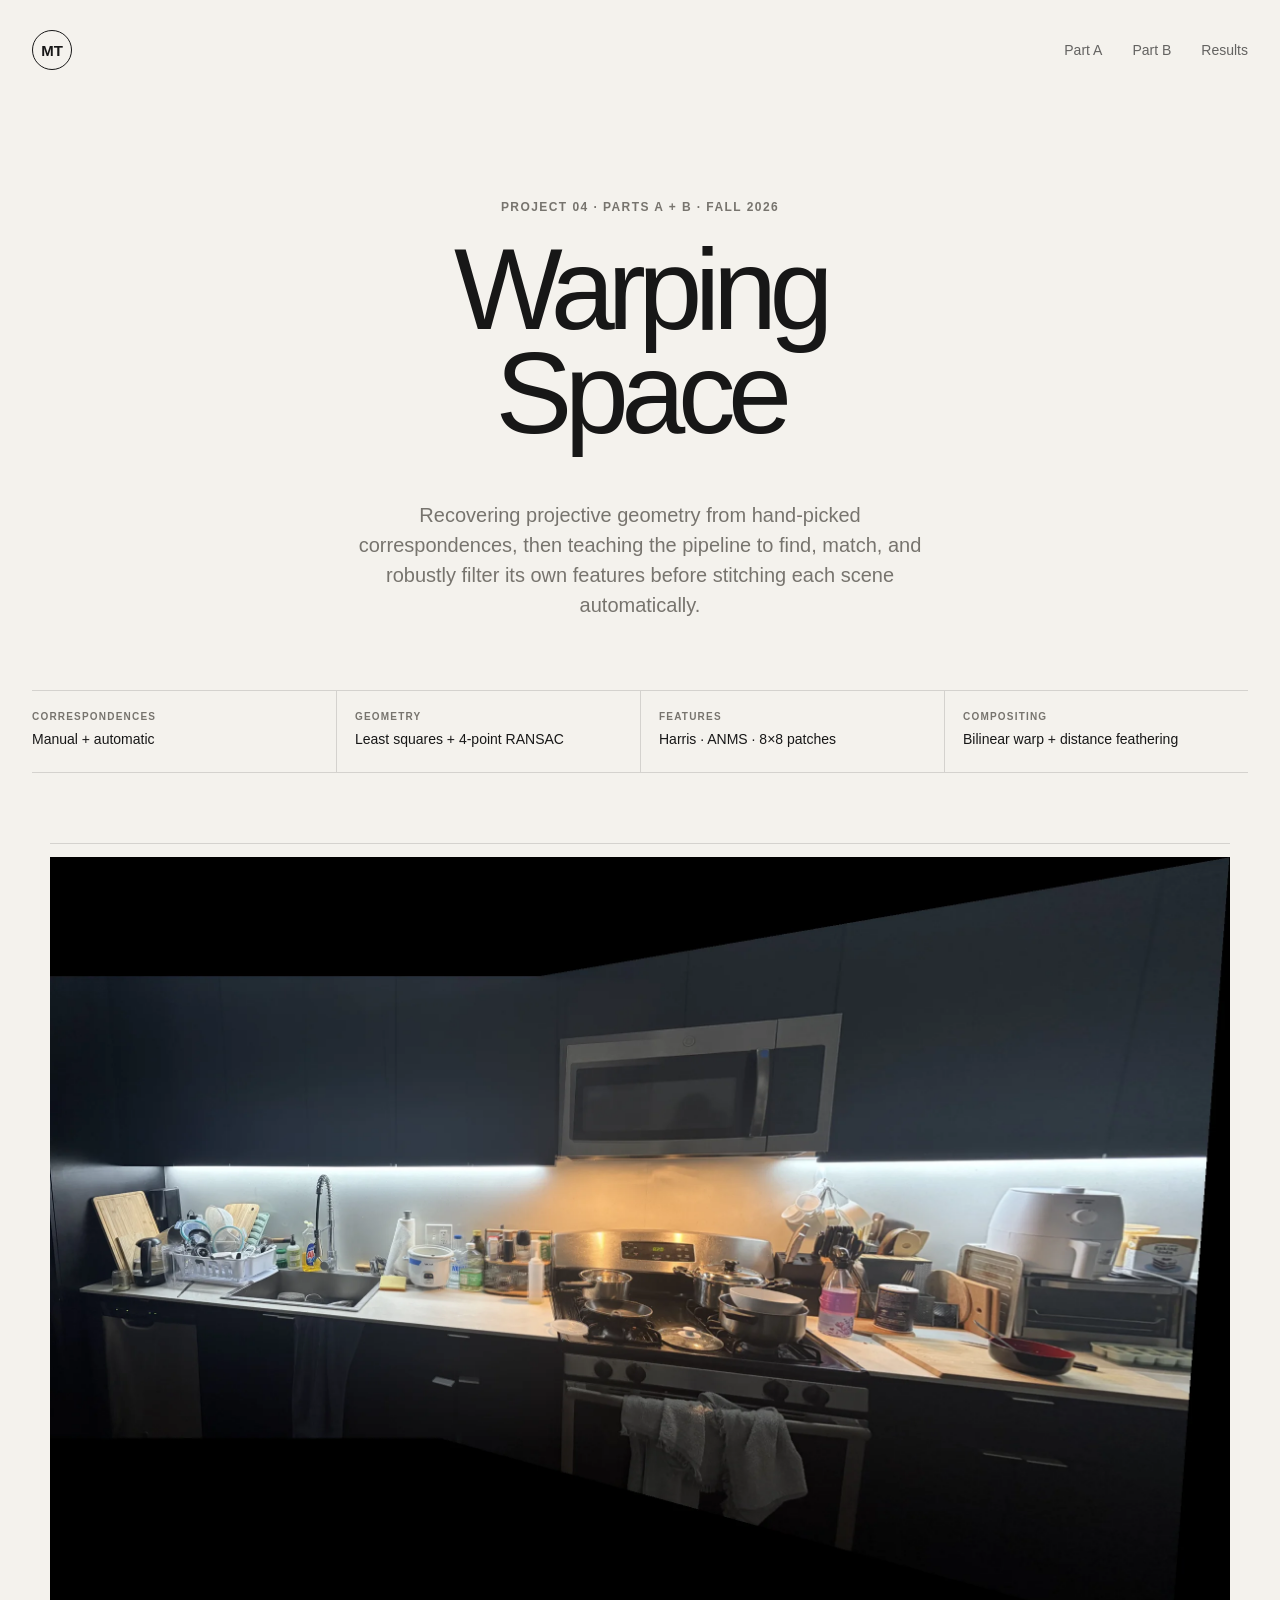
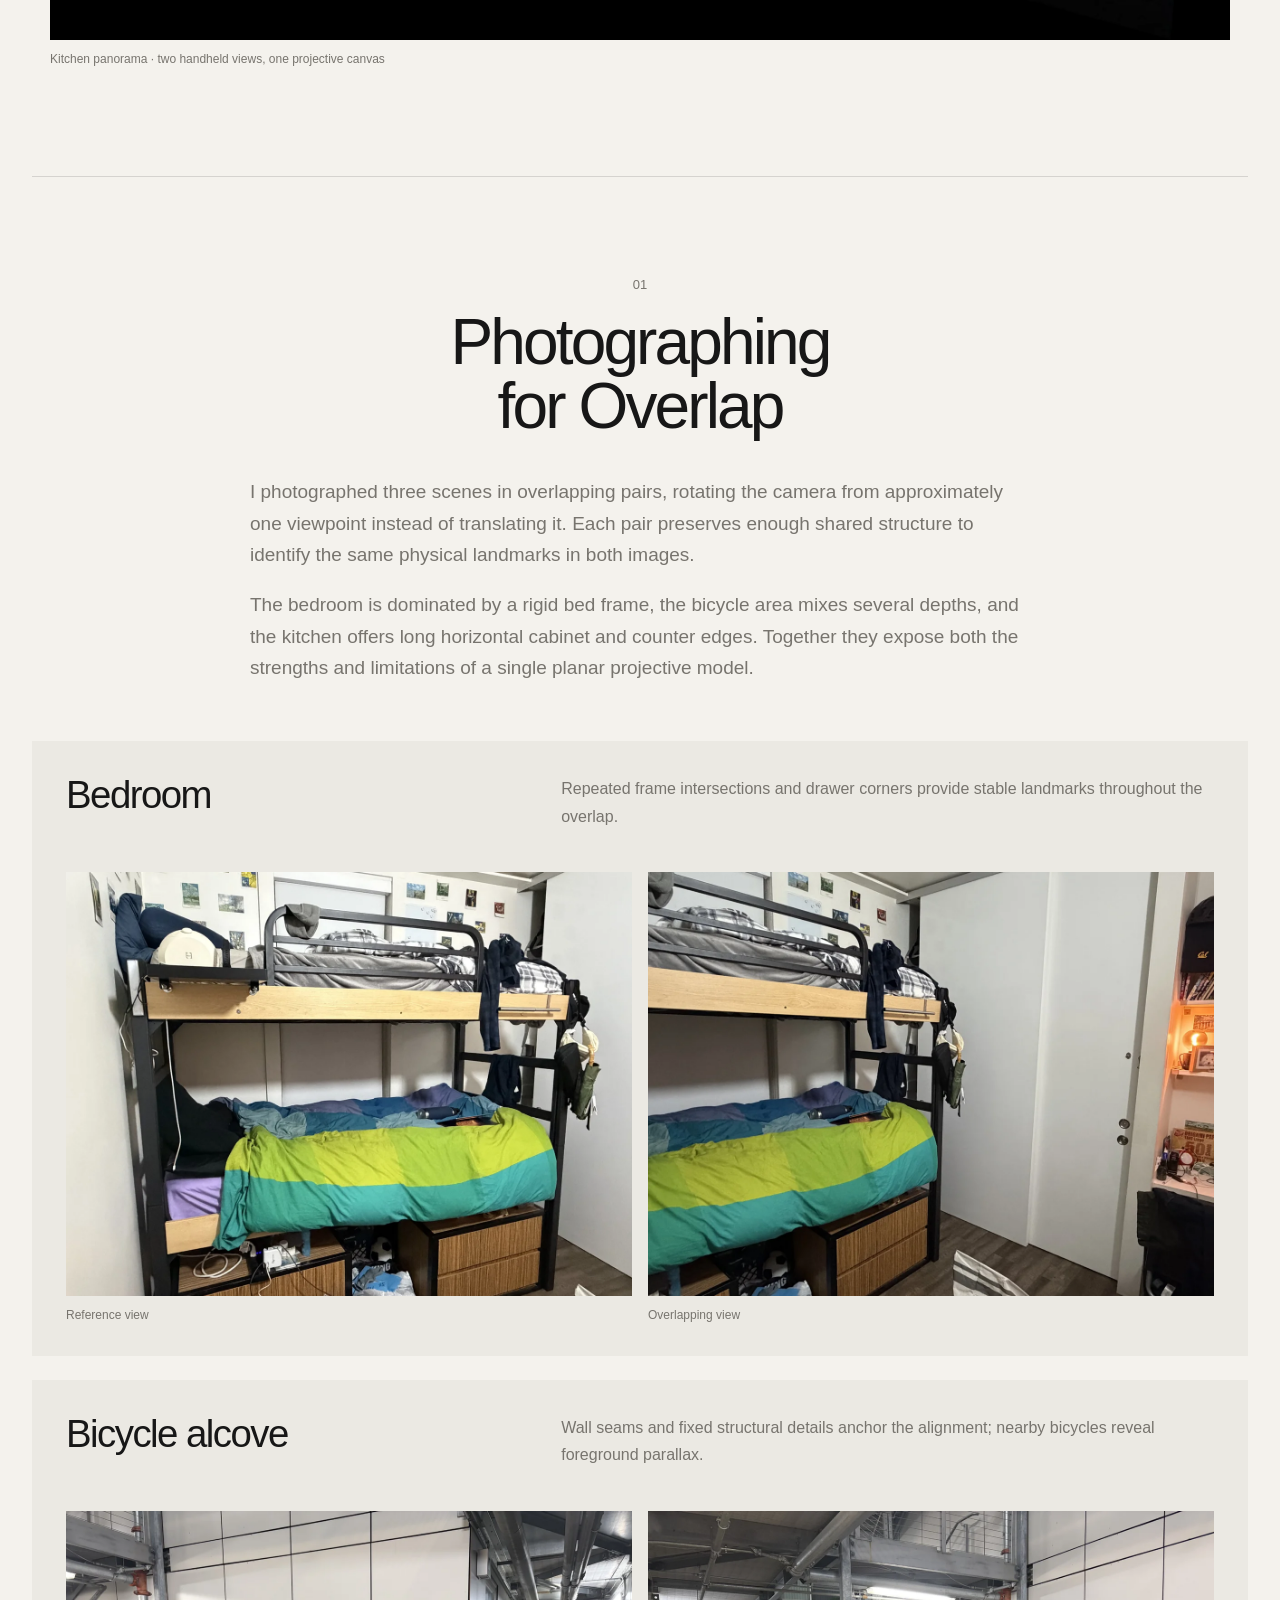
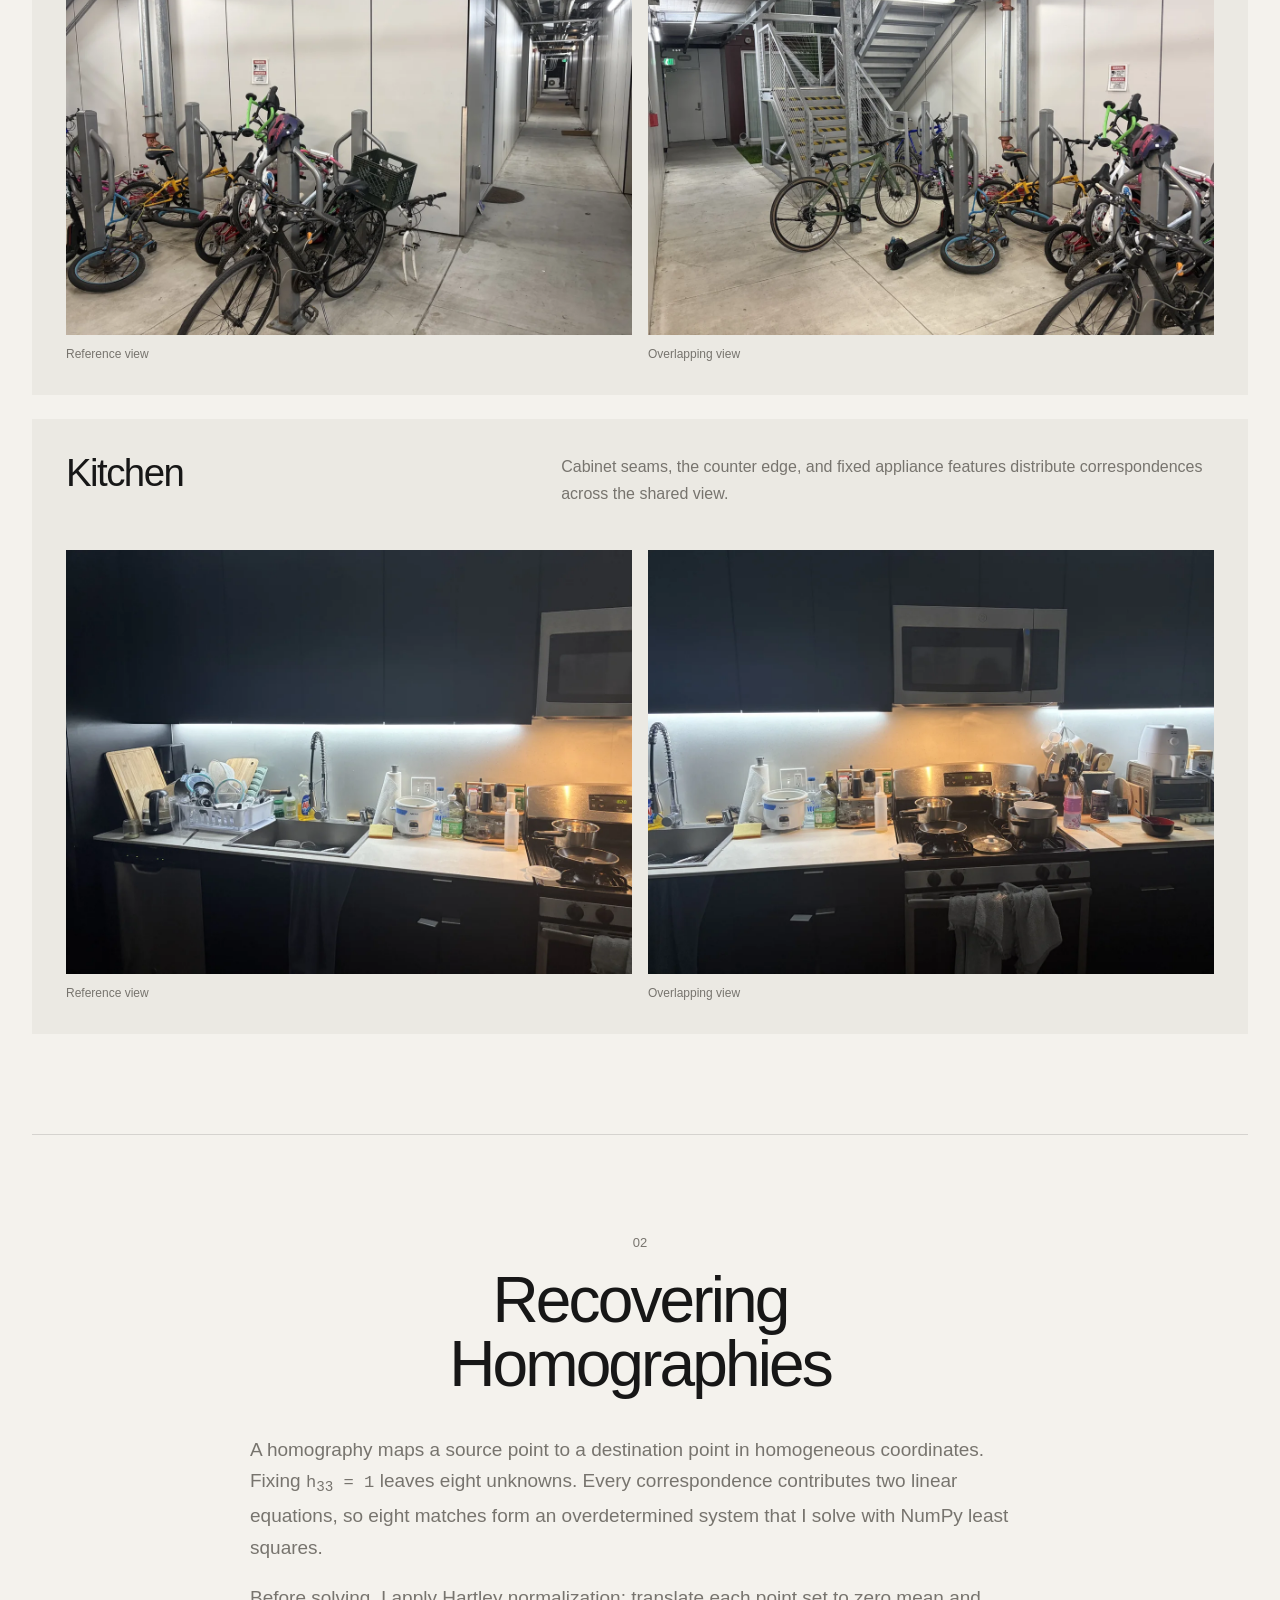
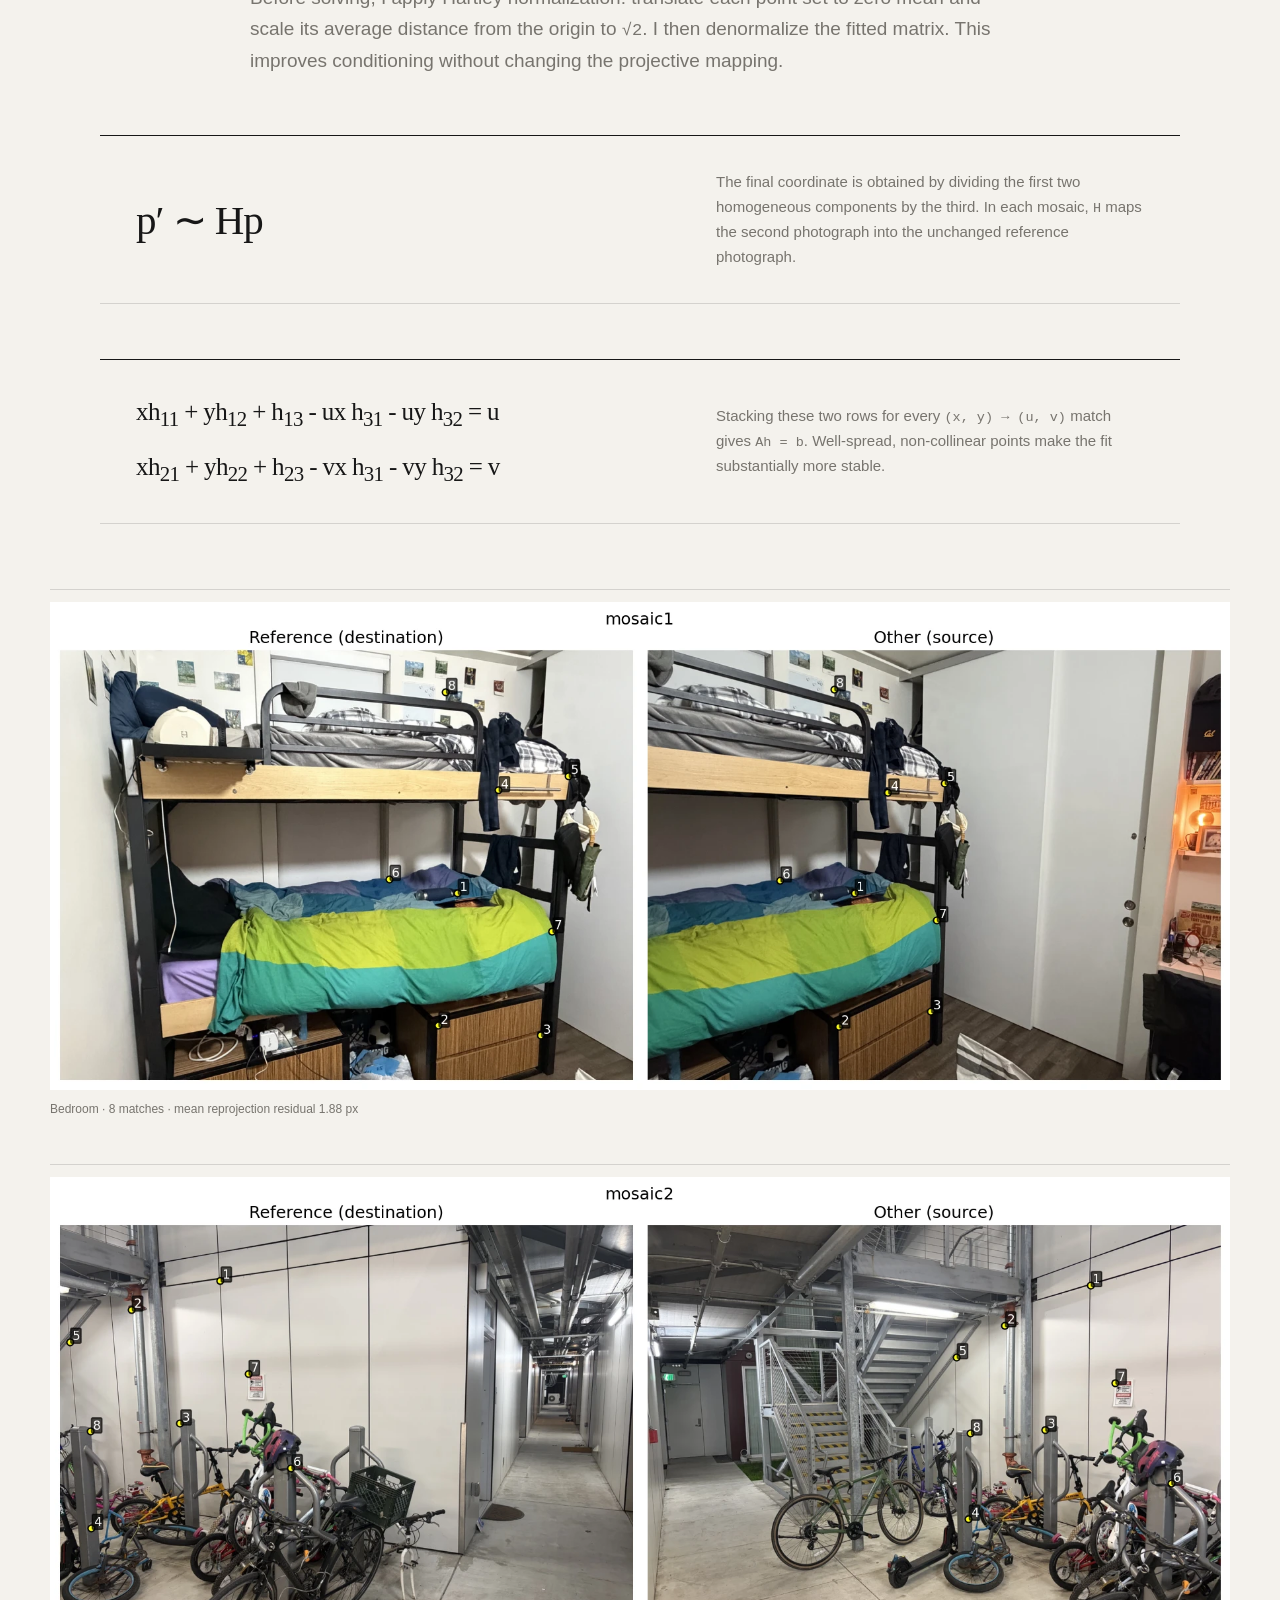
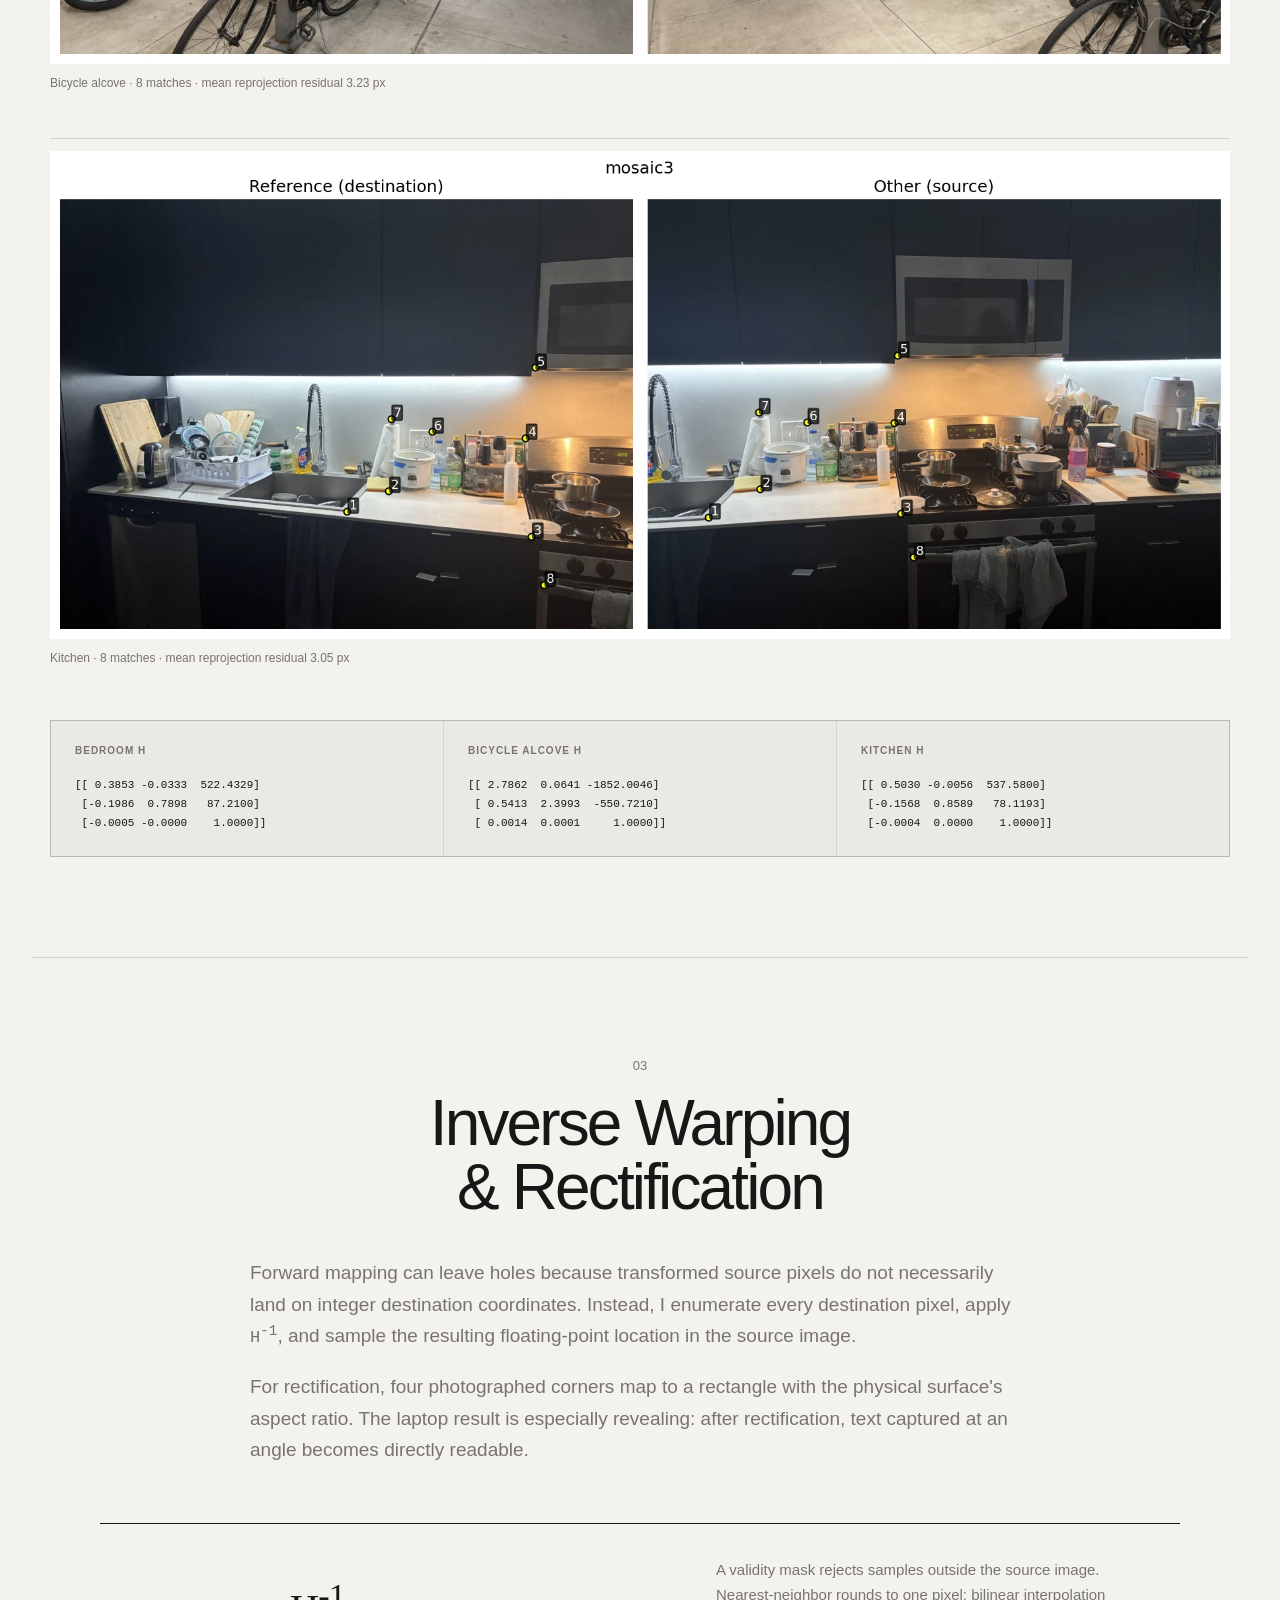
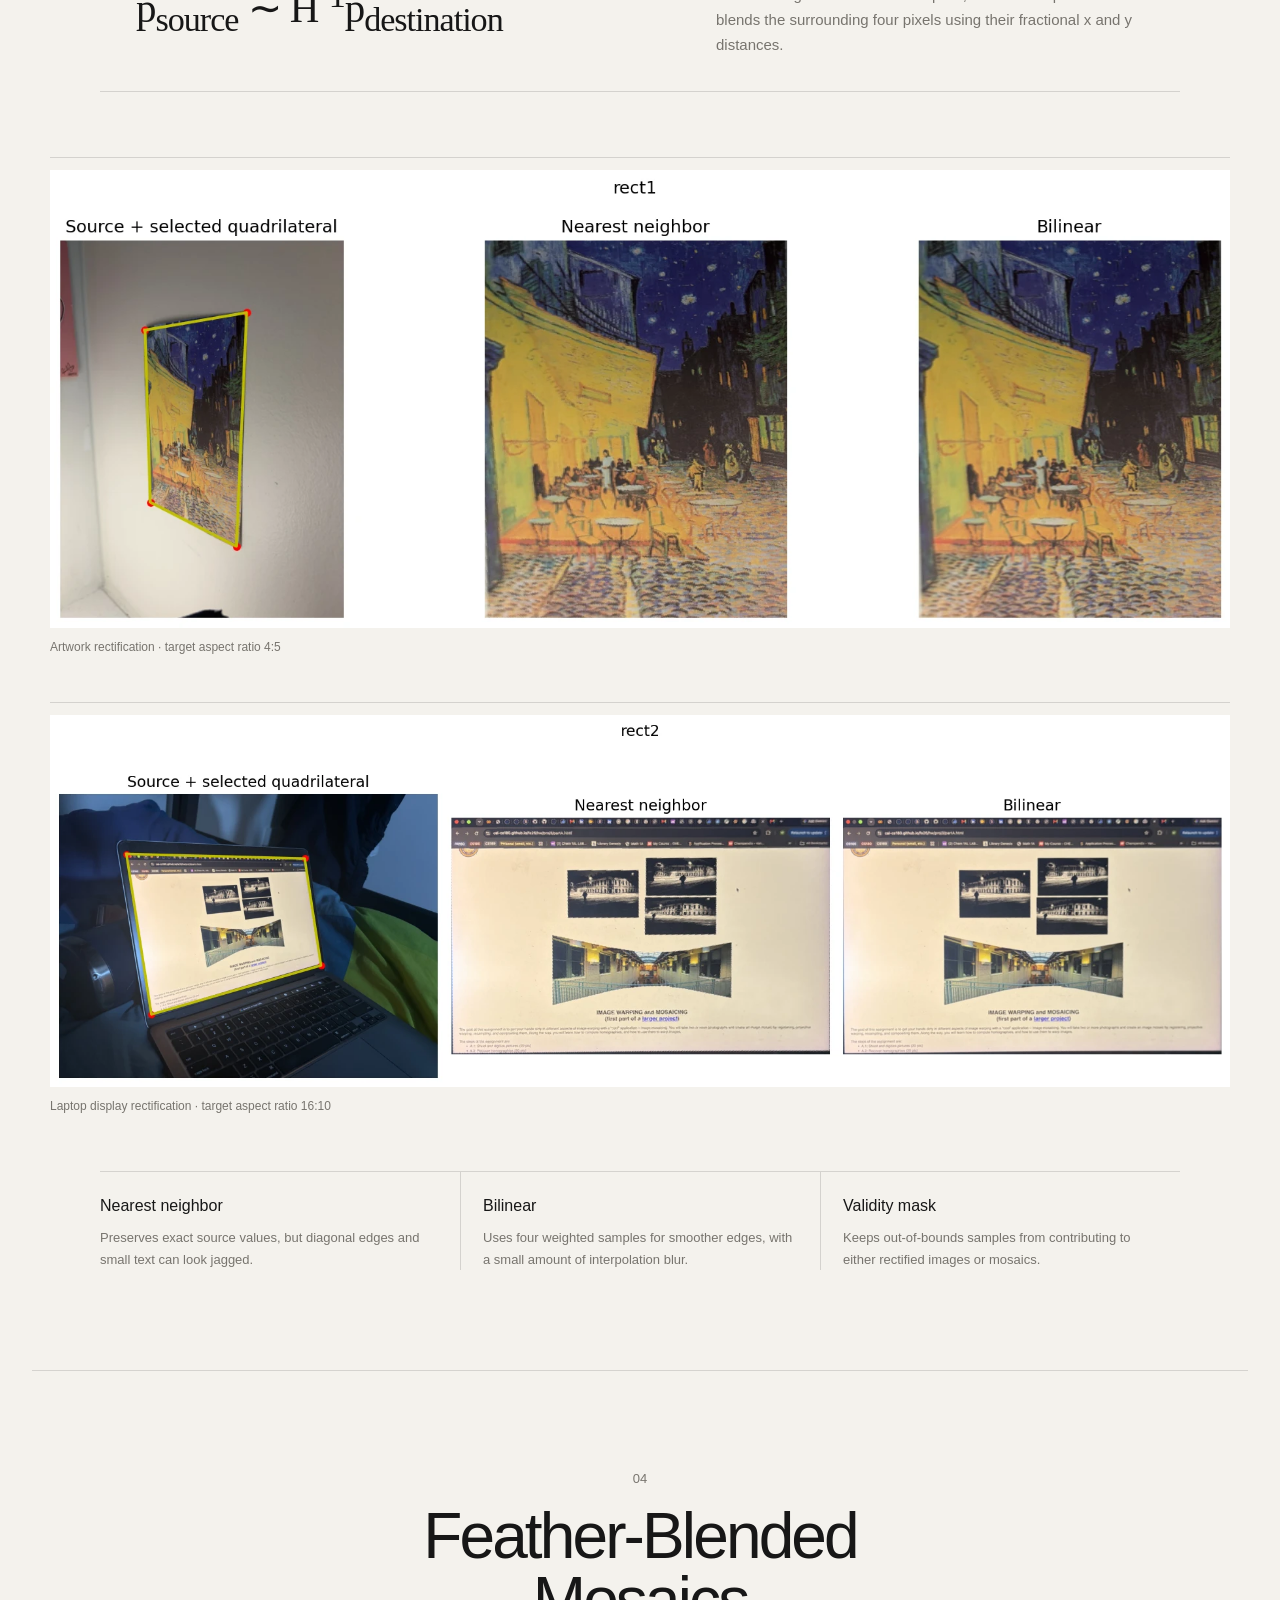
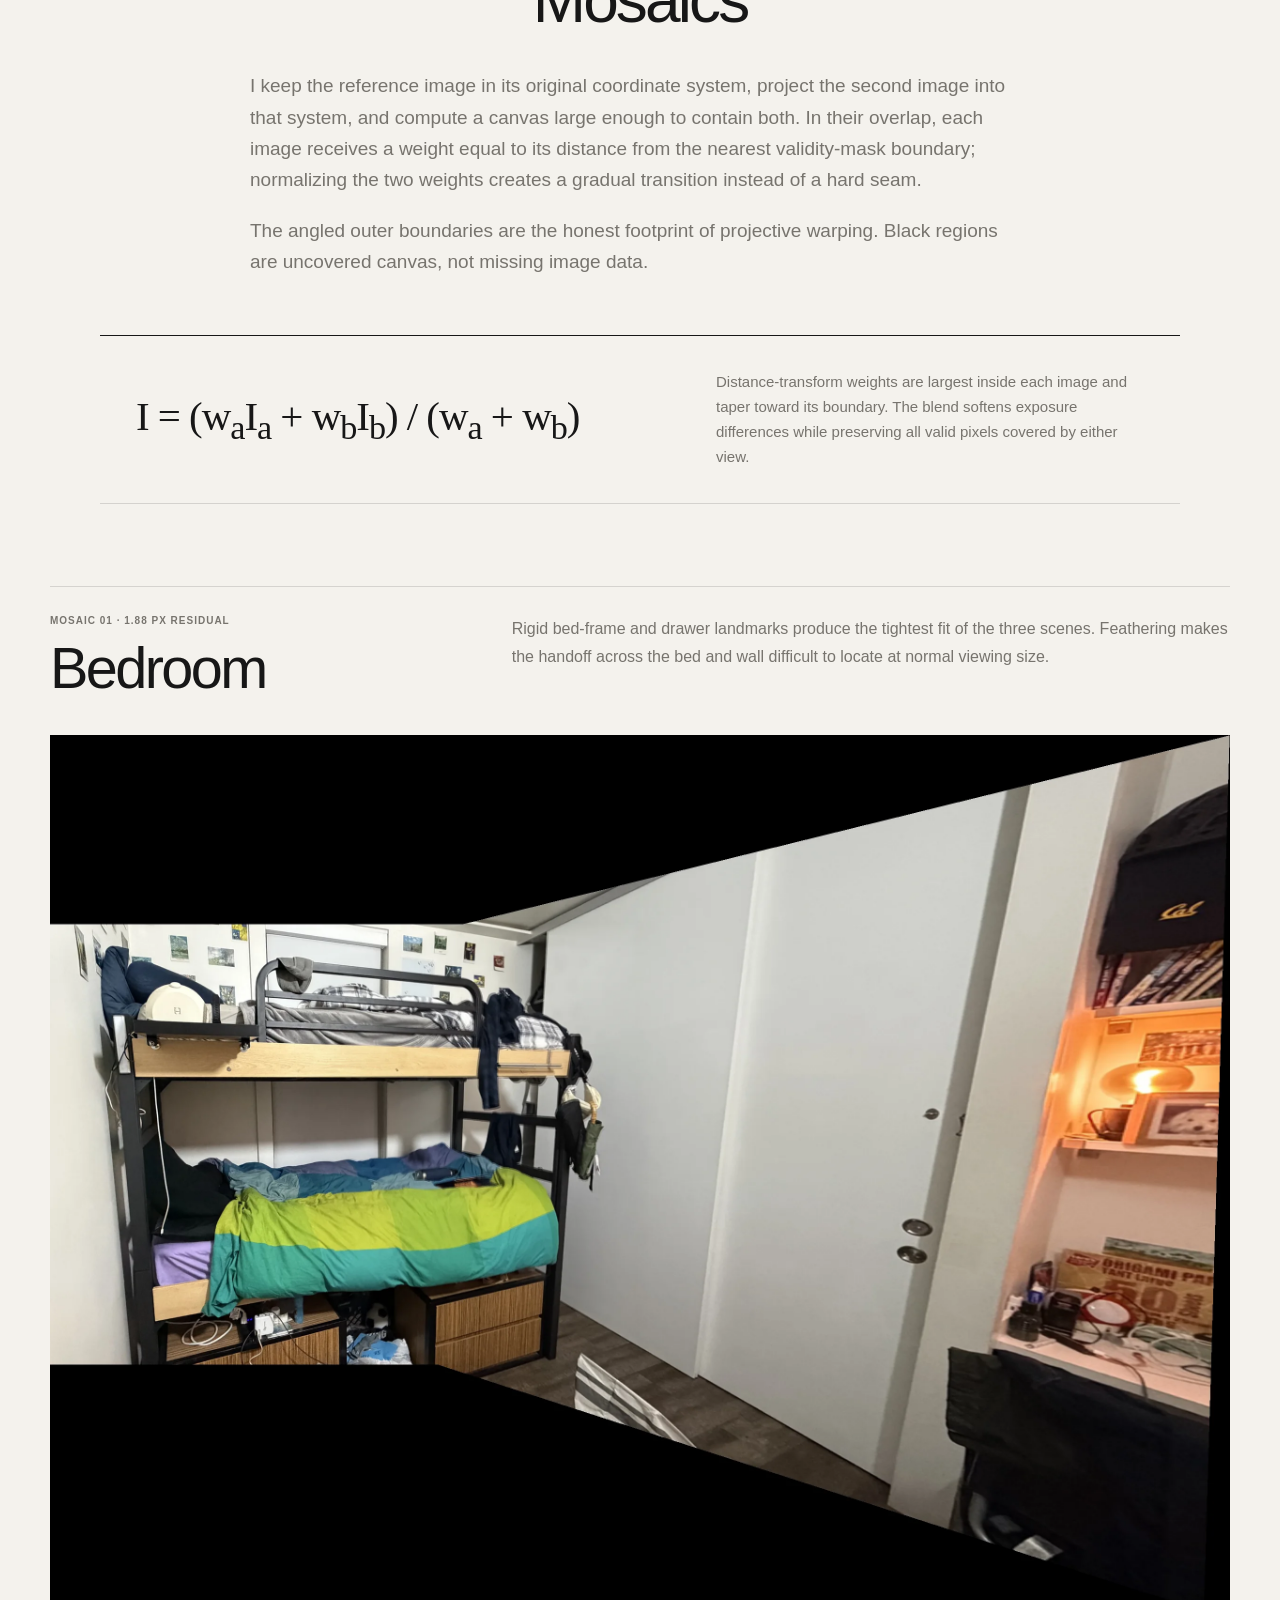
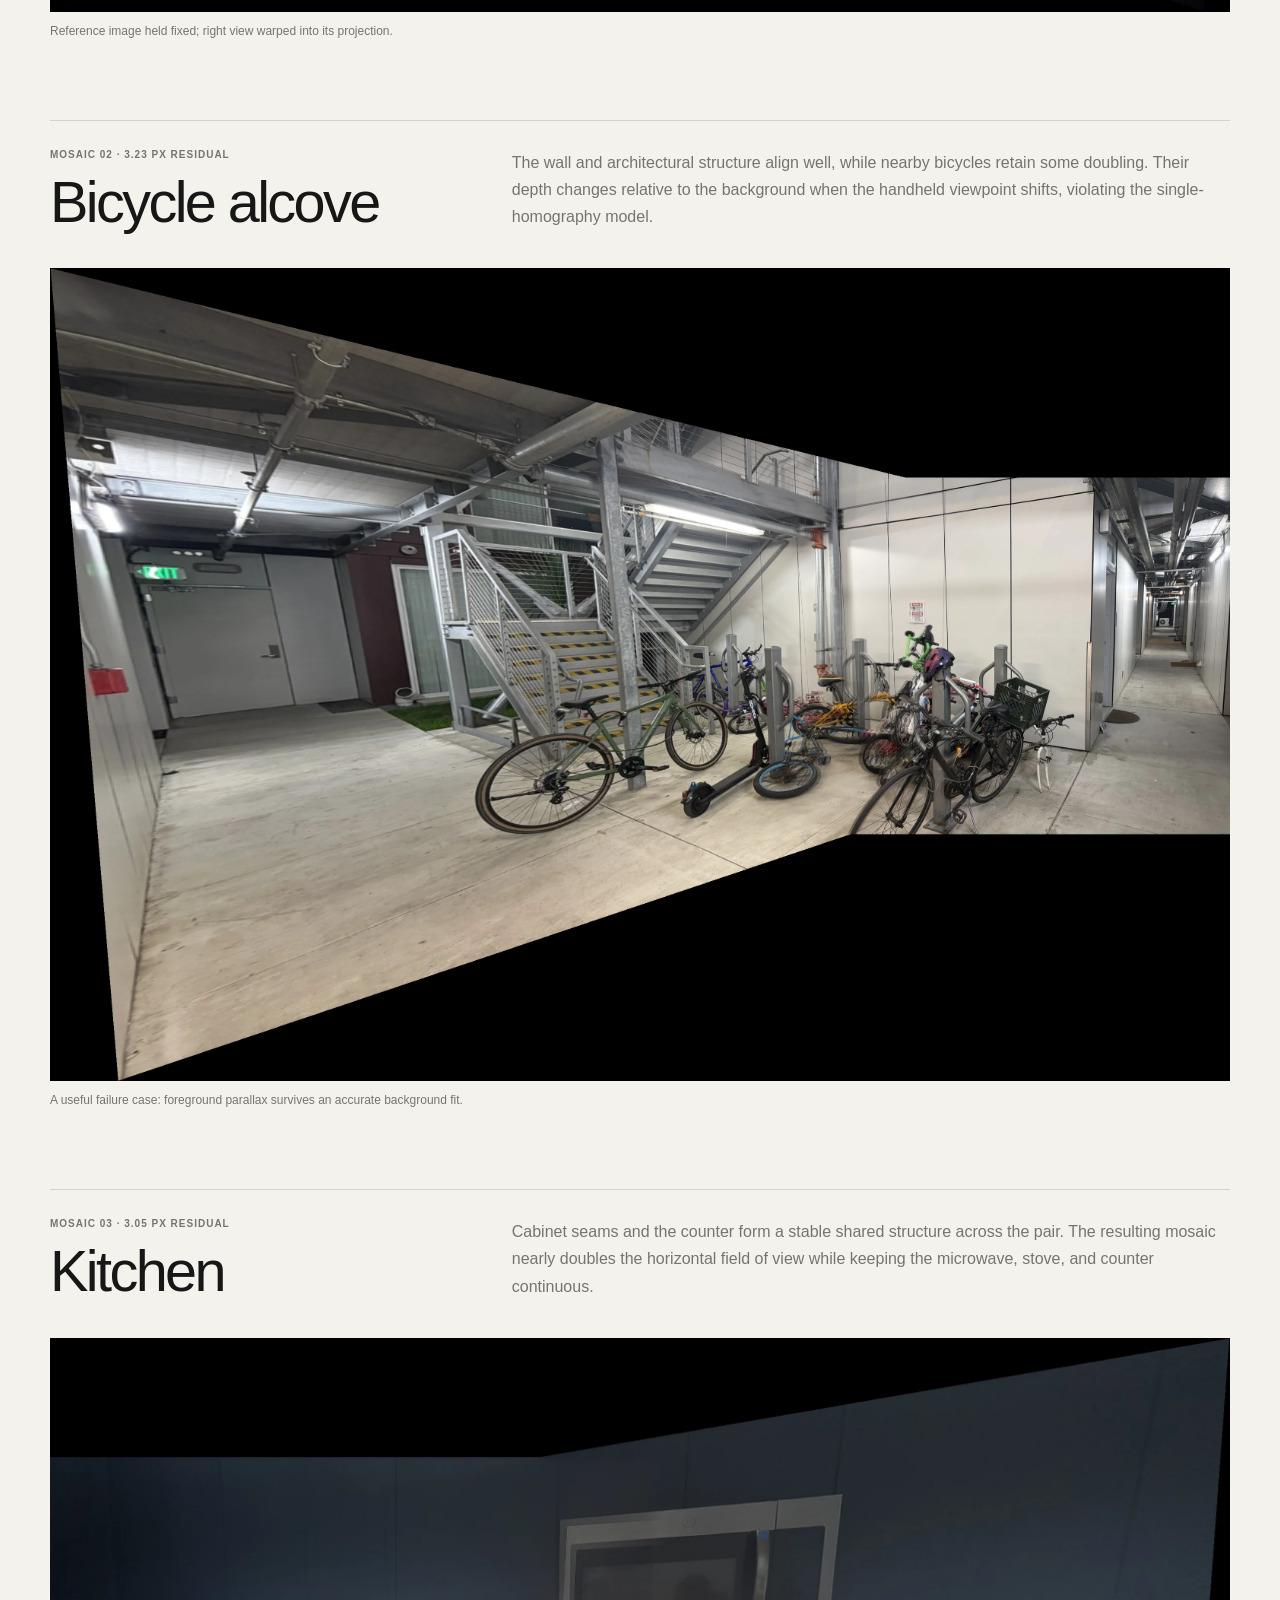
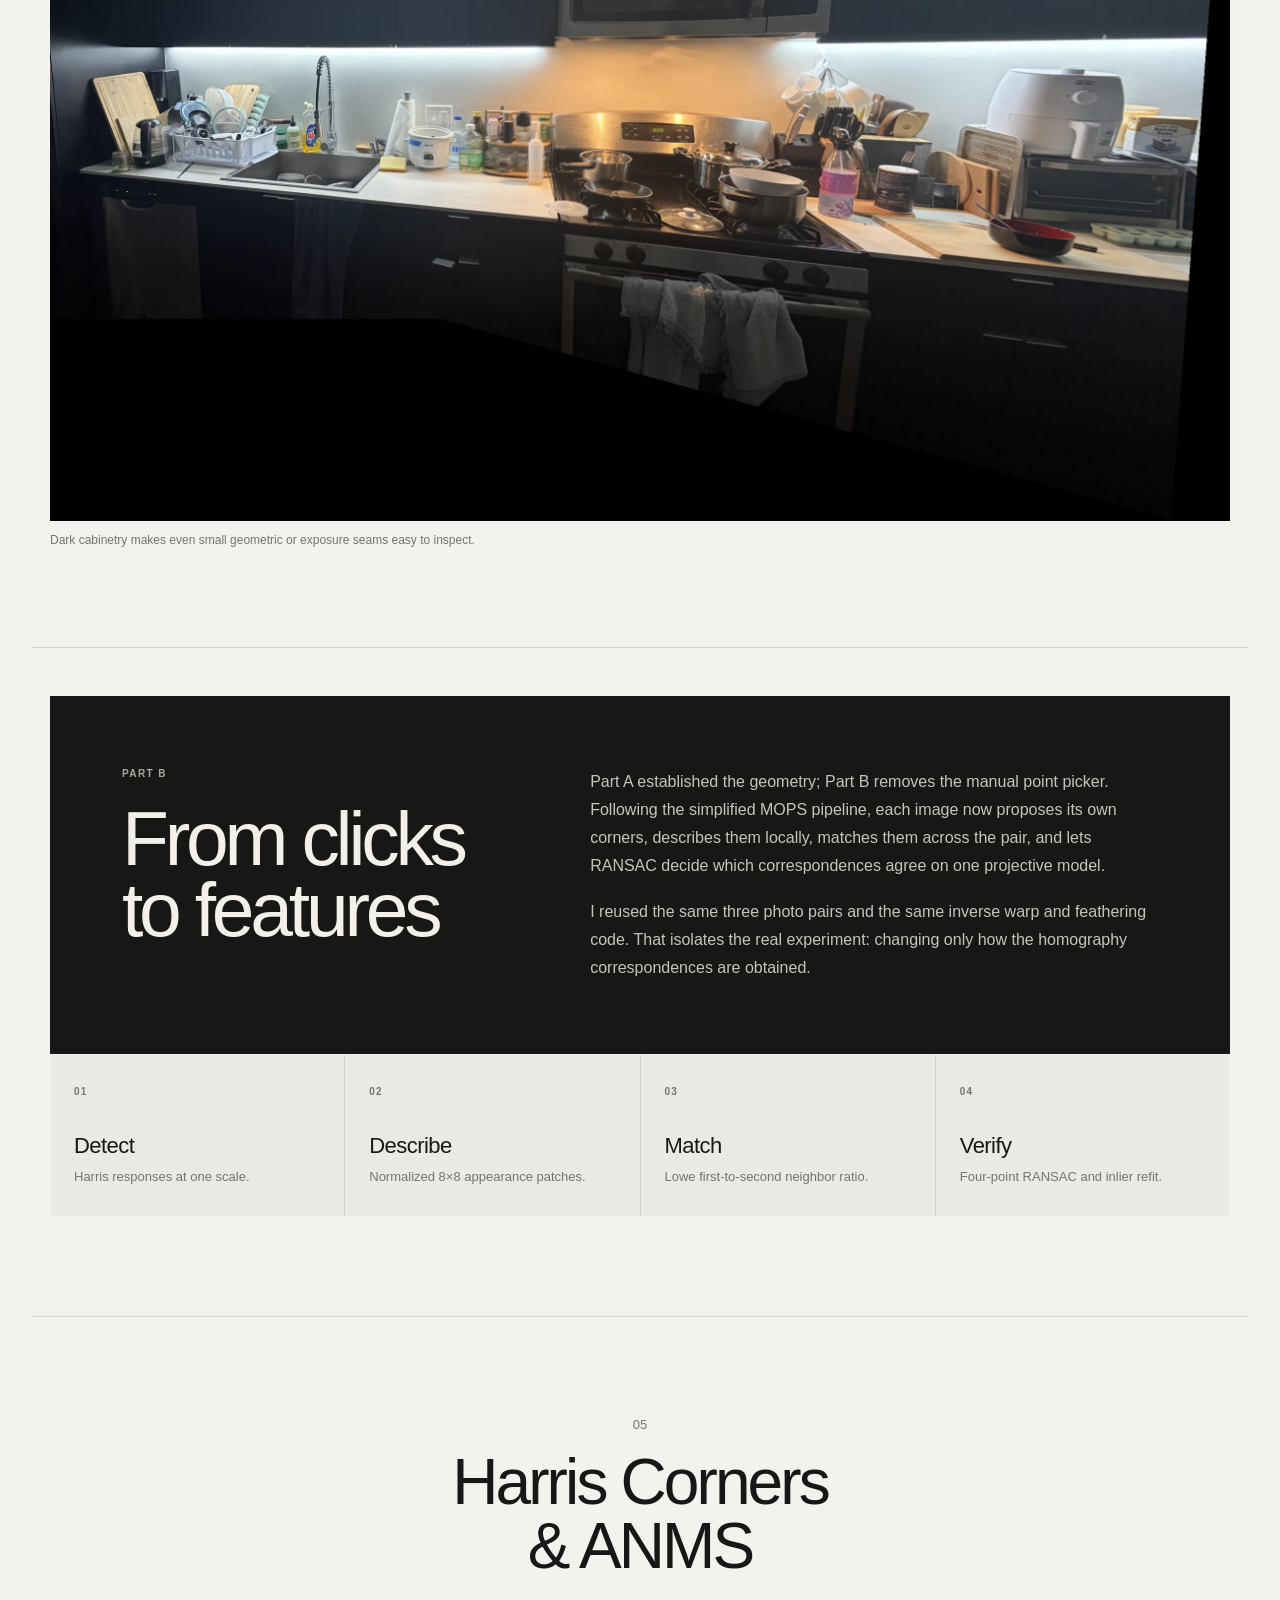
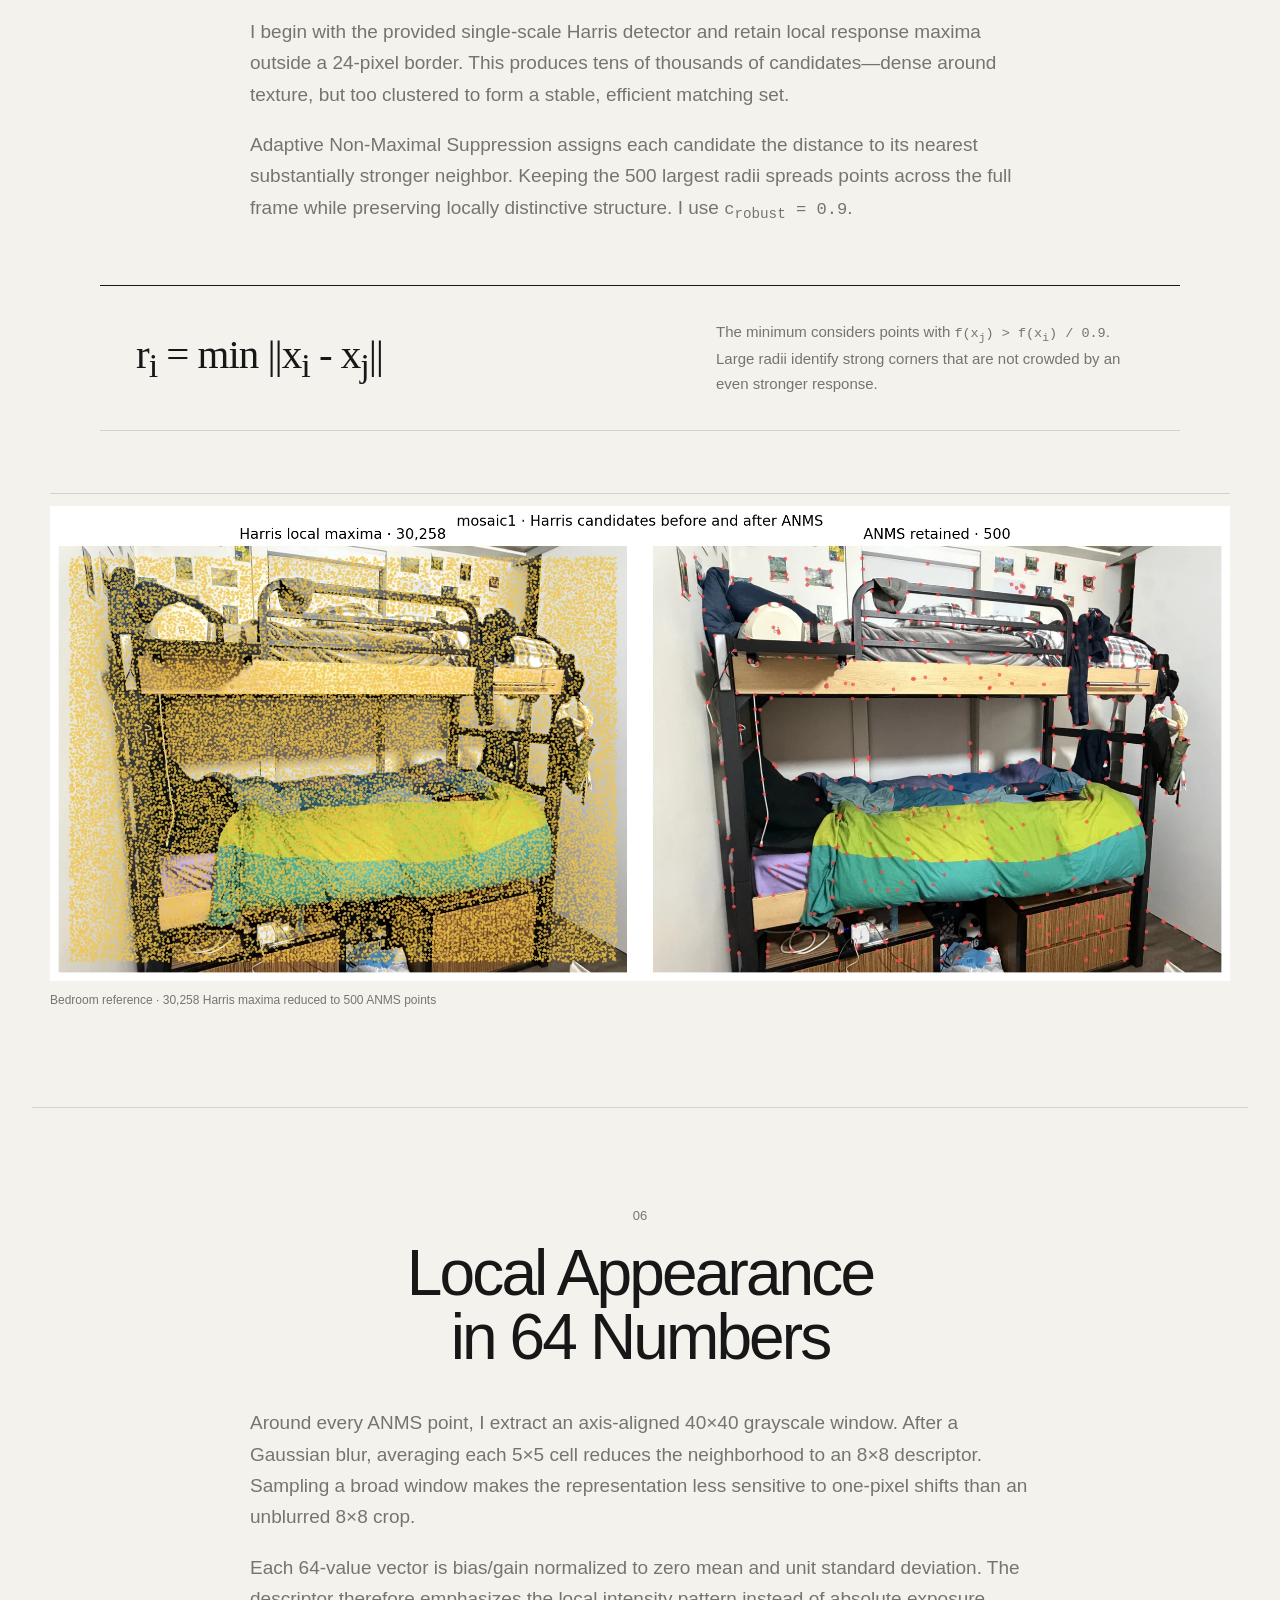
<file: 4/index.html>
<!DOCTYPE html>
<html lang="en">
<head>
    <meta charset="UTF-8">
    <meta name="viewport" content="width=device-width, initial-scale=1.0">

    <title>Project 4 | Image Warping and Mosaicing</title>
    <meta
        name="description"
        content="CS 180 Project 4: manual image warping and mosaicing followed by Harris corners, ANMS, feature matching, RANSAC, and automatic stitching."
    >

    <link rel="stylesheet" href="../style.css?v=project4b">
    <script src="../motion.js" defer></script>
</head>

<body class="project4-page">

    <div class="print-project-url" aria-hidden="true">https://manuthakur10.github.io/4/</div>

    <nav class="nav">
        <a class="nav-logo" href="../index.html" aria-label="Back to portfolio home">MT</a>

        <div class="nav-links">
            <a href="#capture">Part A</a>
            <a href="#automatic-stitching">Part B</a>
            <a href="#automatic-mosaics">Results</a>
        </div>
    </nav>


    <main>

        <section class="project-hero project4-hero">
            <p class="eyebrow">Project 04 &middot; Parts A + B &middot; Fall 2026</p>

            <h1 class="project-title">Warping<br>Space</h1>

            <p class="project-summary">
                Recovering projective geometry from hand-picked correspondences,
                then teaching the pipeline to find, match, and robustly filter its
                own features before stitching each scene automatically.
            </p>

            <div class="project-facts" aria-label="Project summary">
                <div class="project-fact">
                    <span class="project-fact-label">Correspondences</span>
                    <span class="project-fact-value">Manual + automatic</span>
                </div>
                <div class="project-fact">
                    <span class="project-fact-label">Geometry</span>
                    <span class="project-fact-value">Least squares + 4-point RANSAC</span>
                </div>
                <div class="project-fact">
                    <span class="project-fact-label">Features</span>
                    <span class="project-fact-value">Harris · ANMS · 8×8 patches</span>
                </div>
                <div class="project-fact">
                    <span class="project-fact-label">Compositing</span>
                    <span class="project-fact-value">Bilinear warp + distance feathering</span>
                </div>
            </div>

            <figure class="report-figure project4-hero-figure">
                <img
                    src="./media/kitchen-mosaic.webp"
                    alt="Wide projectively warped mosaic of a kitchen counter, sink, stove, and cabinets"
                    width="2395"
                    height="1590"
                    loading="eager"
                >
                <figcaption>Kitchen panorama &middot; two handheld views, one projective canvas</figcaption>
            </figure>
        </section>


        <section id="capture" class="project-section">
            <div class="project-section-header">
                <span class="project-section-number">01</span>
                <h2>Photographing<br>for Overlap</h2>
            </div>

            <div class="section-lede">
                <p>
                    I photographed three scenes in overlapping pairs, rotating the camera
                    from approximately one viewpoint instead of translating it. Each pair
                    preserves enough shared structure to identify the same physical landmarks
                    in both images.
                </p>
                <p>
                    The bedroom is dominated by a rigid bed frame, the bicycle area mixes
                    several depths, and the kitchen offers long horizontal cabinet and counter
                    edges. Together they expose both the strengths and limitations of a single
                    planar projective model.
                </p>
            </div>

            <div class="project4-source-stack">
                <article class="case-study project4-source-case">
                    <div class="case-study-intro">
                        <h3>Bedroom</h3>
                        <p>
                            Repeated frame intersections and drawer corners provide stable
                            landmarks throughout the overlap.
                        </p>
                    </div>
                    <div class="image-grid">
                        <figure>
                            <img src="./media/bedroom-reference.webp" alt="Reference photograph of a bunk bed and bedroom" width="1250" height="938" loading="lazy">
                            <figcaption>Reference view</figcaption>
                        </figure>
                        <figure>
                            <img src="./media/bedroom-other.webp" alt="Overlapping photograph extending the bedroom view to the right" width="1250" height="938" loading="lazy">
                            <figcaption>Overlapping view</figcaption>
                        </figure>
                    </div>
                </article>

                <article class="case-study project4-source-case">
                    <div class="case-study-intro">
                        <h3>Bicycle alcove</h3>
                        <p>
                            Wall seams and fixed structural details anchor the alignment;
                            nearby bicycles reveal foreground parallax.
                        </p>
                    </div>
                    <div class="image-grid">
                        <figure>
                            <img src="./media/bikes-reference.webp" alt="Reference photograph of bicycles beside a paneled wall and corridor" width="1250" height="938" loading="lazy">
                            <figcaption>Reference view</figcaption>
                        </figure>
                        <figure>
                            <img src="./media/bikes-other.webp" alt="Overlapping photograph of bicycles, stairs, and the same paneled wall" width="1250" height="938" loading="lazy">
                            <figcaption>Overlapping view</figcaption>
                        </figure>
                    </div>
                </article>

                <article class="case-study project4-source-case">
                    <div class="case-study-intro">
                        <h3>Kitchen</h3>
                        <p>
                            Cabinet seams, the counter edge, and fixed appliance features
                            distribute correspondences across the shared view.
                        </p>
                    </div>
                    <div class="image-grid">
                        <figure>
                            <img src="./media/kitchen-reference.webp" alt="Reference photograph of a kitchen sink, counter, and stove" width="1250" height="938" loading="lazy">
                            <figcaption>Reference view</figcaption>
                        </figure>
                        <figure>
                            <img src="./media/kitchen-other.webp" alt="Overlapping photograph of the kitchen stove, microwave, and counter" width="1250" height="938" loading="lazy">
                            <figcaption>Overlapping view</figcaption>
                        </figure>
                    </div>
                </article>
            </div>
        </section>


        <section id="homographies" class="project-section">
            <div class="project-section-header">
                <span class="project-section-number">02</span>
                <h2>Recovering<br>Homographies</h2>
            </div>

            <div class="section-lede">
                <p>
                    A homography maps a source point to a destination point in homogeneous
                    coordinates. Fixing <code>h<sub>33</sub> = 1</code> leaves eight unknowns.
                    Every correspondence contributes two linear equations, so eight matches
                    form an overdetermined system that I solve with NumPy least squares.
                </p>
                <p>
                    Before solving, I apply Hartley normalization: translate each point set
                    to zero mean and scale its average distance from the origin to
                    <code>&radic;2</code>. I then denormalize the fitted matrix. This improves
                    conditioning without changing the projective mapping.
                </p>
            </div>

            <div class="equation-panel">
                <div class="equation">p&prime; &sim; Hp</div>
                <p class="equation-note">
                    The final coordinate is obtained by dividing the first two homogeneous
                    components by the third. In each mosaic, <code>H</code> maps the second
                    photograph into the unchanged reference photograph.
                </p>
            </div>

            <div class="equation-panel project4-linear-system">
                <div class="equation">
                    <span>xh<sub>11</sub> + yh<sub>12</sub> + h<sub>13</sub> - ux h<sub>31</sub> - uy h<sub>32</sub> = u</span>
                    <span>xh<sub>21</sub> + yh<sub>22</sub> + h<sub>23</sub> - vx h<sub>31</sub> - vy h<sub>32</sub> = v</span>
                </div>
                <p class="equation-note">
                    Stacking these two rows for every <code>(x, y) &rarr; (u, v)</code>
                    match gives <code>Ah = b</code>. Well-spread, non-collinear points make
                    the fit substantially more stable.
                </p>
            </div>

            <div class="project4-correspondence-stack">
                <figure class="report-figure">
                    <img src="./media/bedroom-correspondences.webp" alt="Eight numbered matching points across the two bedroom photographs" width="1785" height="738" loading="lazy">
                    <figcaption>Bedroom &middot; 8 matches &middot; mean reprojection residual 1.88 px</figcaption>
                </figure>
                <figure class="report-figure">
                    <img src="./media/bikes-correspondences.webp" alt="Eight numbered matching points across the two bicycle-area photographs" width="1785" height="738" loading="lazy">
                    <figcaption>Bicycle alcove &middot; 8 matches &middot; mean reprojection residual 3.23 px</figcaption>
                </figure>
                <figure class="report-figure">
                    <img src="./media/kitchen-correspondences.webp" alt="Eight numbered matching points across the two kitchen photographs" width="1785" height="738" loading="lazy">
                    <figcaption>Kitchen &middot; 8 matches &middot; mean reprojection residual 3.05 px</figcaption>
                </figure>
            </div>

            <div class="project4-matrix-grid" aria-label="Recovered homography matrices">
                <article class="matrix-card">
                    <span class="matrix-label">Bedroom H</span>
                    <pre><code>[[ 0.3853 -0.0333  522.4329]
 [-0.1986  0.7898   87.2100]
 [-0.0005 -0.0000    1.0000]]</code></pre>
                </article>
                <article class="matrix-card">
                    <span class="matrix-label">Bicycle alcove H</span>
                    <pre><code>[[ 2.7862  0.0641 -1852.0046]
 [ 0.5413  2.3993  -550.7210]
 [ 0.0014  0.0001     1.0000]]</code></pre>
                </article>
                <article class="matrix-card">
                    <span class="matrix-label">Kitchen H</span>
                    <pre><code>[[ 0.5030 -0.0056  537.5800]
 [-0.1568  0.8589   78.1193]
 [-0.0004  0.0000    1.0000]]</code></pre>
                </article>
            </div>
        </section>


        <section id="rectification" class="project-section">
            <div class="project-section-header">
                <span class="project-section-number">03</span>
                <h2>Inverse Warping<br>&amp; Rectification</h2>
            </div>

            <div class="section-lede">
                <p>
                    Forward mapping can leave holes because transformed source pixels do not
                    necessarily land on integer destination coordinates. Instead, I enumerate
                    every destination pixel, apply <code>H<sup>-1</sup></code>, and sample the
                    resulting floating-point location in the source image.
                </p>
                <p>
                    For rectification, four photographed corners map to a rectangle with the
                    physical surface's aspect ratio. The laptop result is especially revealing:
                    after rectification, text captured at an angle becomes directly readable.
                </p>
            </div>

            <div class="equation-panel">
                <div class="equation">p<sub>source</sub> &sim; H<sup>-1</sup>p<sub>destination</sub></div>
                <p class="equation-note">
                    A validity mask rejects samples outside the source image. Nearest-neighbor
                    rounds to one pixel; bilinear interpolation blends the surrounding four
                    pixels using their fractional x and y distances.
                </p>
            </div>

            <div class="project4-rectification-stack">
                <figure class="report-figure">
                    <img src="./media/rect-artwork.webp" alt="Angled artwork followed by nearest-neighbor and bilinear rectifications" width="1607" height="624" loading="lazy">
                    <figcaption>Artwork rectification &middot; target aspect ratio 4:5</figcaption>
                </figure>
                <figure class="report-figure">
                    <img src="./media/rect-laptop.webp" alt="Angled laptop display followed by readable nearest-neighbor and bilinear rectifications" width="1805" height="569" loading="lazy">
                    <figcaption>Laptop display rectification &middot; target aspect ratio 16:10</figcaption>
                </figure>
            </div>

            <div class="insight-grid project4-interpolation-notes">
                <article class="insight">
                    <h3>Nearest neighbor</h3>
                    <p>Preserves exact source values, but diagonal edges and small text can look jagged.</p>
                </article>
                <article class="insight">
                    <h3>Bilinear</h3>
                    <p>Uses four weighted samples for smoother edges, with a small amount of interpolation blur.</p>
                </article>
                <article class="insight">
                    <h3>Validity mask</h3>
                    <p>Keeps out-of-bounds samples from contributing to either rectified images or mosaics.</p>
                </article>
            </div>
        </section>


        <section id="mosaics" class="project-section">
            <div class="project-section-header">
                <span class="project-section-number">04</span>
                <h2>Feather-Blended<br>Mosaics</h2>
            </div>

            <div class="section-lede">
                <p>
                    I keep the reference image in its original coordinate system, project the
                    second image into that system, and compute a canvas large enough to contain
                    both. In their overlap, each image receives a weight equal to its distance
                    from the nearest validity-mask boundary; normalizing the two weights creates
                    a gradual transition instead of a hard seam.
                </p>
                <p>
                    The angled outer boundaries are the honest footprint of projective warping.
                    Black regions are uncovered canvas, not missing image data.
                </p>
            </div>

            <div class="equation-panel">
                <div class="equation">I = (w<sub>a</sub>I<sub>a</sub> + w<sub>b</sub>I<sub>b</sub>) / (w<sub>a</sub> + w<sub>b</sub>)</div>
                <p class="equation-note">
                    Distance-transform weights are largest inside each image and taper toward
                    its boundary. The blend softens exposure differences while preserving all
                    valid pixels covered by either view.
                </p>
            </div>

            <article class="project4-result">
                <div class="project4-result-copy">
                    <span class="result-kicker">Mosaic 01 &middot; 1.88 px residual</span>
                    <h3>Bedroom</h3>
                    <p>
                        Rigid bed-frame and drawer landmarks produce the tightest fit of the
                        three scenes. Feathering makes the handoff across the bed and wall
                        difficult to locate at normal viewing size.
                    </p>
                </div>
                <figure class="report-figure">
                    <img src="./media/bedroom-mosaic.webp" alt="Feather-blended bedroom panorama" width="2514" height="1868" loading="lazy">
                    <figcaption>Reference image held fixed; right view warped into its projection.</figcaption>
                </figure>
            </article>

            <article class="project4-result">
                <div class="project4-result-copy">
                    <span class="result-kicker">Mosaic 02 &middot; 3.23 px residual</span>
                    <h3>Bicycle alcove</h3>
                    <p>
                        The wall and architectural structure align well, while nearby bicycles
                        retain some doubling. Their depth changes relative to the background
                        when the handheld viewpoint shifts, violating the single-homography model.
                    </p>
                </div>
                <figure class="report-figure">
                    <img src="./media/bikes-mosaic.webp" alt="Feather-blended panorama of bicycles, stairs, wall, and corridor" width="3103" height="2138" loading="lazy">
                    <figcaption>A useful failure case: foreground parallax survives an accurate background fit.</figcaption>
                </figure>
            </article>

            <article class="project4-result">
                <div class="project4-result-copy">
                    <span class="result-kicker">Mosaic 03 &middot; 3.05 px residual</span>
                    <h3>Kitchen</h3>
                    <p>
                        Cabinet seams and the counter form a stable shared structure across the
                        pair. The resulting mosaic nearly doubles the horizontal field of view
                        while keeping the microwave, stove, and counter continuous.
                    </p>
                </div>
                <figure class="report-figure">
                    <img src="./media/kitchen-mosaic.webp" alt="Feather-blended kitchen panorama" width="2395" height="1590" loading="lazy">
                    <figcaption>Dark cabinetry makes even small geometric or exposure seams easy to inspect.</figcaption>
                </figure>
            </article>
        </section>


        <section id="automatic-stitching" class="project-section p4b-intro-section">
            <div class="p4b-part-card">
                <div>
                    <span class="p4b-part-label">Part B</span>
                    <h2>From clicks<br>to features</h2>
                </div>
                <div class="p4b-part-copy">
                    <p>
                        Part A established the geometry; Part B removes the manual point picker.
                        Following the simplified MOPS pipeline, each image now proposes its own
                        corners, describes them locally, matches them across the pair, and lets
                        RANSAC decide which correspondences agree on one projective model.
                    </p>
                    <p>
                        I reused the same three photo pairs and the same inverse warp and
                        feathering code. That isolates the real experiment: changing only how
                        the homography correspondences are obtained.
                    </p>
                </div>
            </div>

            <div class="p4b-flow" aria-label="Automatic stitching pipeline">
                <article>
                    <span>01</span>
                    <h3>Detect</h3>
                    <p>Harris responses at one scale.</p>
                </article>
                <article>
                    <span>02</span>
                    <h3>Describe</h3>
                    <p>Normalized 8×8 appearance patches.</p>
                </article>
                <article>
                    <span>03</span>
                    <h3>Match</h3>
                    <p>Lowe first-to-second neighbor ratio.</p>
                </article>
                <article>
                    <span>04</span>
                    <h3>Verify</h3>
                    <p>Four-point RANSAC and inlier refit.</p>
                </article>
            </div>
        </section>


        <section id="corner-detection" class="project-section">
            <div class="project-section-header">
                <span class="project-section-number">05</span>
                <h2>Harris Corners<br>&amp; ANMS</h2>
            </div>

            <div class="section-lede">
                <p>
                    I begin with the provided single-scale Harris detector and retain local
                    response maxima outside a 24-pixel border. This produces tens of thousands
                    of candidates—dense around texture, but too clustered to form a stable,
                    efficient matching set.
                </p>
                <p>
                    Adaptive Non-Maximal Suppression assigns each candidate the distance to its
                    nearest substantially stronger neighbor. Keeping the 500 largest radii
                    spreads points across the full frame while preserving locally distinctive
                    structure. I use <code>c<sub>robust</sub> = 0.9</code>.
                </p>
            </div>

            <div class="equation-panel">
                <div class="equation">r<sub>i</sub> = min ||x<sub>i</sub> - x<sub>j</sub>||</div>
                <p class="equation-note">
                    The minimum considers points with
                    <code>f(x<sub>j</sub>) &gt; f(x<sub>i</sub>) / 0.9</code>.
                    Large radii identify strong corners that are not crowded by an even
                    stronger response.
                </p>
            </div>

            <figure class="report-figure p4b-wide-figure">
                <img
                    src="./media/bedroom-auto-corners.webp"
                    alt="Bedroom reference image with dense Harris corner candidates beside 500 spatially distributed ANMS points"
                    width="2337"
                    height="941"
                    loading="lazy"
                >
                <figcaption>Bedroom reference &middot; 30,258 Harris maxima reduced to 500 ANMS points</figcaption>
            </figure>
        </section>


        <section id="feature-descriptors" class="project-section">
            <div class="project-section-header">
                <span class="project-section-number">06</span>
                <h2>Local Appearance<br>in 64 Numbers</h2>
            </div>

            <div class="section-lede">
                <p>
                    Around every ANMS point, I extract an axis-aligned 40×40 grayscale window.
                    After a Gaussian blur, averaging each 5×5 cell reduces the neighborhood to
                    an 8×8 descriptor. Sampling a broad window makes the representation less
                    sensitive to one-pixel shifts than an unblurred 8×8 crop.
                </p>
                <p>
                    Each 64-value vector is bias/gain normalized to zero mean and unit standard
                    deviation. The descriptor therefore emphasizes the local intensity pattern
                    instead of absolute exposure.
                </p>
            </div>

            <div class="equation-panel">
                <div class="equation">d = (p - &mu;<sub>p</sub>) / &sigma;<sub>p</sub></div>
                <p class="equation-note">
                    The course simplification uses axis-aligned descriptors, so this stage is
                    not rotation invariant. Every retained point still has a complete 40×40
                    support window because corners near the image boundary were removed first.
                </p>
            </div>

            <figure class="report-figure p4b-descriptor-figure">
                <img
                    src="./media/bedroom-auto-descriptors.webp"
                    alt="Eight numbered 40 by 40 source neighborhoods and their normalized 8 by 8 grayscale feature descriptors"
                    width="1878"
                    height="971"
                    loading="lazy"
                >
                <figcaption>Eight example neighborhoods and the normalized 8×8 descriptors used for matching</figcaption>
            </figure>
        </section>


        <section id="feature-matching" class="project-section">
            <div class="project-section-header">
                <span class="project-section-number">07</span>
                <h2>Matching by<br>Distinctiveness</h2>
            </div>

            <div class="section-lede">
                <p>
                    I compute every pairwise descriptor distance. A proposed match survives when
                    its closest neighbor is much better than its second-closest neighbor:
                    <code>d<sub>1</sub> / d<sub>2</sub> &lt; 0.80</code>. This is Lowe's ratio test;
                    it rejects ambiguous patches such as repeated cabinet or bed-frame edges.
                </p>
                <p>
                    I also require mutual nearest neighbors. The remaining lines are plausible
                    appearance matches, not yet geometric truth—several outliers are still
                    visible, which is exactly what RANSAC must handle next.
                </p>
            </div>

            <div class="p4b-match-stack">
                <article class="p4b-match-case">
                    <div class="p4b-match-copy">
                        <span class="result-kicker">Bedroom</span>
                        <h3>137 tentative matches</h3>
                        <p>Rigid bed-frame edges and textiles yield the densest, cleanest appearance agreement.</p>
                    </div>
                    <figure class="report-figure">
                        <img src="./media/bedroom-auto-tentative.webp" alt="Tentative automatic feature matches between the two bedroom photographs" width="2532" height="1007" loading="lazy">
                        <figcaption>Lowe ratio + mutual nearest-neighbor filtering</figcaption>
                    </figure>
                </article>

                <article class="p4b-match-case">
                    <div class="p4b-match-copy">
                        <span class="result-kicker">Bicycle alcove</span>
                        <h3>77 tentative matches</h3>
                        <p>Repeated bicycle geometry and foreground depth make this the most ambiguous pair.</p>
                    </div>
                    <figure class="report-figure">
                        <img src="./media/bikes-auto-tentative.webp" alt="Tentative automatic feature matches between the two bicycle-area photographs" width="2532" height="1007" loading="lazy">
                        <figcaption>Appearance filtering retains both good matches and geometric outliers</figcaption>
                    </figure>
                </article>

                <article class="p4b-match-case">
                    <div class="p4b-match-copy">
                        <span class="result-kicker">Kitchen</span>
                        <h3>106 tentative matches</h3>
                        <p>Counter objects and appliance boundaries provide many distinctive local patches.</p>
                    </div>
                    <figure class="report-figure">
                        <img src="./media/kitchen-auto-tentative.webp" alt="Tentative automatic feature matches between the two kitchen photographs" width="2532" height="1007" loading="lazy">
                        <figcaption>Most lines agree, but matching alone does not enforce a homography</figcaption>
                    </figure>
                </article>
            </div>
        </section>


        <section id="ransac" class="project-section">
            <div class="project-section-header">
                <span class="project-section-number">08</span>
                <h2>Four Points,<br>Five Thousand Times</h2>
            </div>

            <div class="section-lede">
                <p>
                    My RANSAC implementation repeatedly samples four non-degenerate matches,
                    fits a homography with the Part A solver, and measures every tentative
                    match's reprojection error. A match is an inlier when its projected point
                    lands within 5 pixels of the observed destination.
                </p>
                <p>
                    After 5,000 trials, I keep the largest consensus set and recompute the
                    homography from all of its inliers using normalized least squares. This
                    final refit is much less sensitive to any one correspondence than the
                    four-point proposal that discovered the set.
                </p>
            </div>

            <div class="p4b-ransac-steps">
                <article><span>1</span><p>Sample four matches without replacement.</p></article>
                <article><span>2</span><p>Reject nearly collinear samples and solve for H.</p></article>
                <article><span>3</span><p>Count reprojection errors at or below 5 px.</p></article>
                <article><span>4</span><p>Refit H using every inlier in the best consensus.</p></article>
            </div>

            <div class="p4b-metrics" aria-label="RANSAC results">
                <article>
                    <span class="result-kicker">Bedroom</span>
                    <strong>122 / 137</strong>
                    <p>89.1% inliers · 1.51 px median error</p>
                </article>
                <article>
                    <span class="result-kicker">Bicycle alcove</span>
                    <strong>59 / 77</strong>
                    <p>76.6% inliers · 2.13 px median error</p>
                </article>
                <article>
                    <span class="result-kicker">Kitchen</span>
                    <strong>79 / 106</strong>
                    <p>74.5% inliers · 1.25 px median error</p>
                </article>
            </div>

            <div class="p4b-match-stack p4b-ransac-stack">
                <figure class="report-figure">
                    <img src="./media/bedroom-auto-ransac.webp" alt="Bedroom feature matches retained as RANSAC inliers" width="2532" height="1007" loading="lazy">
                    <figcaption>Bedroom &middot; 122-match consensus after geometric verification</figcaption>
                </figure>
                <figure class="report-figure">
                    <img src="./media/bikes-auto-ransac.webp" alt="Bicycle-area feature matches retained as RANSAC inliers" width="2532" height="1007" loading="lazy">
                    <figcaption>Bicycle alcove &middot; background and structural features dominate the consensus</figcaption>
                </figure>
                <figure class="report-figure">
                    <img src="./media/kitchen-auto-ransac.webp" alt="Kitchen feature matches retained as RANSAC inliers" width="2532" height="1007" loading="lazy">
                    <figcaption>Kitchen &middot; 79 matches support one projective alignment</figcaption>
                </figure>
            </div>
        </section>


        <section id="automatic-mosaics" class="project-section">
            <div class="project-section-header">
                <span class="project-section-number">09</span>
                <h2>Manual vs.<br>Automatic</h2>
            </div>

            <div class="section-lede">
                <p>
                    Both columns below use exactly the same bilinear inverse warp, canvas bounds,
                    validity masks, and distance-transform feathering. The left homographies come
                    from my eight hand-picked Part A pairs; the right homographies come entirely
                    from Harris, ANMS, descriptors, ratio matching, and RANSAC.
                </p>
                <p>
                    All three automatic results recover the same scene geometry as their manual
                    counterparts. The bicycle scene retains foreground doubling in both versions,
                    confirming that its main limitation is parallax rather than correspondence
                    selection.
                </p>
            </div>

            <article class="project4-result p4b-result">
                <div class="project4-result-copy">
                    <span class="result-kicker">Automatic fit · 122 inliers</span>
                    <h3>Bedroom</h3>
                    <p>
                        The automatic alignment follows the same rigid bed and wall structure as
                        the manual fit. Dense consensus support makes the small difference in
                        outer projective bounds more noticeable than the seam itself.
                    </p>
                </div>
                <div class="p4b-mosaic-pair">
                    <figure class="report-figure">
                        <img src="./media/bedroom-mosaic.webp" alt="Bedroom panorama made from manual correspondences" width="2514" height="1868" loading="lazy">
                        <figcaption>Part A &middot; manual correspondences</figcaption>
                    </figure>
                    <figure class="report-figure">
                        <img src="./media/bedroom-auto-mosaic.webp" alt="Bedroom panorama made from automatic feature matching and RANSAC" width="2521" height="1839" loading="lazy">
                        <figcaption>Part B &middot; automatic features + RANSAC</figcaption>
                    </figure>
                </div>
            </article>

            <article class="project4-result p4b-result">
                <div class="project4-result-copy">
                    <span class="result-kicker">Automatic fit · 59 inliers</span>
                    <h3>Bicycle alcove</h3>
                    <p>
                        Both methods align the walls, stairs, and corridor while leaving some
                        bicycle doubling. RANSAC correctly finds the dominant background model;
                        one homography still cannot reconcile every foreground depth.
                    </p>
                </div>
                <div class="p4b-mosaic-pair">
                    <figure class="report-figure">
                        <img src="./media/bikes-mosaic.webp" alt="Bicycle-area panorama made from manual correspondences" width="3103" height="2138" loading="lazy">
                        <figcaption>Part A &middot; manual correspondences</figcaption>
                    </figure>
                    <figure class="report-figure">
                        <img src="./media/bikes-auto-mosaic.webp" alt="Bicycle-area panorama made from automatic feature matching and RANSAC" width="2970" height="1962" loading="lazy">
                        <figcaption>Part B &middot; automatic features + RANSAC</figcaption>
                    </figure>
                </div>
            </article>

            <div class="p4b-print-page-pad" aria-hidden="true"></div>
            <article class="project4-result p4b-result p4b-result-kitchen">
                <div class="project4-result-copy">
                    <span class="result-kicker">Automatic fit · 79 inliers</span>
                    <h3>Kitchen</h3>
                    <p>
                        The cabinet and countertop features produce a smooth automatic panorama
                        with the same continuous appliance geometry as the hand-selected result.
                        Its 1.25 px median inlier error is the lowest automatic residual of the set.
                    </p>
                </div>
                <div class="p4b-mosaic-pair">
                    <figure class="report-figure">
                        <img src="./media/kitchen-mosaic.webp" alt="Kitchen panorama made from manual correspondences" width="2395" height="1590" loading="lazy">
                        <figcaption>Part A &middot; manual correspondences</figcaption>
                    </figure>
                    <figure class="report-figure">
                        <img src="./media/kitchen-auto-mosaic.webp" alt="Kitchen panorama made from automatic feature matching and RANSAC" width="2359" height="1604" loading="lazy">
                        <figcaption>Part B &middot; automatic features + RANSAC</figcaption>
                    </figure>
                </div>
            </article>
        </section>


        <section id="reflection" class="project-section">
            <div class="project-section-header">
                <span class="project-section-number">10</span>
                <h2>What I<br>Learned</h2>
            </div>

            <div class="insight-grid">
                <article class="insight">
                    <h3>Clicks become geometry</h3>
                    <p>A few pixels of correspondence error can noticeably move an entire projected image.</p>
                </article>
                <article class="insight">
                    <h3>Invert the mapping</h3>
                    <p>Asking where every destination pixel came from avoids the holes created by forward splatting.</p>
                </article>
                <article class="insight">
                    <h3>Masks make blending honest</h3>
                    <p>Distance weights work only when invalid warped pixels are excluded explicitly.</p>
                </article>
                <article class="insight">
                    <h3>Parallax is not a bad homography</h3>
                    <p>One projective transform cannot perfectly align a translated camera view containing many depths.</p>
                </article>
                <article class="insight">
                    <h3>Strong is not enough</h3>
                    <p>ANMS turns a pile of strong corners into a geometrically useful distribution across the image.</p>
                </article>
                <article class="insight">
                    <h3>Context beats a pixel</h3>
                    <p>Blurred 40×40 neighborhoods remain recognizable after small shifts that would break tiny raw patches.</p>
                </article>
                <article class="insight">
                    <h3>Ambiguity is measurable</h3>
                    <p>The nearest-neighbor ratio exposes when a descriptor has no clearly distinctive partner.</p>
                </article>
                <article class="insight">
                    <h3>Consensus beats perfection</h3>
                    <p>RANSAC succeeds without requiring every proposed match to be correct.</p>
                </article>
            </div>
        </section>

    </main>


    <footer>
        <span>Manu Thakur</span>
        <span>Berkeley CS 180 &middot; 2026</span>
    </footer>

</body>
</html>
</file>
<file: style.css>
/* ------------------------------
   DESIGN SYSTEM
-------------------------------- */

:root {
    --background: #f4f2ed;
    --surface: #ebe9e3;

    --text: #171717;
    --muted: #77746e;
    --line: rgba(23, 23, 23, 0.14);

    --max-width: 1280px;

    --ease-cinematic: cubic-bezier(0.22, 1, 0.36, 1);
    --ease-smooth: cubic-bezier(0.25, 0.46, 0.45, 0.94);

    --font: -apple-system, BlinkMacSystemFont,
            "Helvetica Neue", Helvetica, Arial, sans-serif;
}


/* ------------------------------
   RESET
-------------------------------- */

* {
    box-sizing: border-box;
}

html {
    scroll-behavior: smooth;
}

body {
    margin: 0;
    background: var(--background);
    color: var(--text);
    font-family: var(--font);
    -webkit-font-smoothing: antialiased;
}

a {
    color: inherit;
    text-decoration: none;
}

img {
    max-width: 100%;
    display: block;
}


/* ------------------------------
   NAV
-------------------------------- */

.nav {
    max-width: var(--max-width);
    margin: auto;

    padding: 30px 32px;

    display: flex;
    justify-content: space-between;
    align-items: center;
}

.nav-logo {
    font-size: 15px;
    font-weight: 700;

    border: 1px solid var(--text);
    width: 40px;
    height: 40px;

    border-radius: 50%;

    display: flex;
    align-items: center;
    justify-content: center;

    transition: 0.25s ease;
}

.nav-logo:hover {
    background: var(--text);
    color: var(--background);
}

.nav-links {
    display: flex;
    gap: 30px;

    font-size: 14px;
}

.nav-links a {
    opacity: 0.65;
    transition: opacity 0.2s ease;
}

.nav-links a:hover {
    opacity: 1;
}


/* ------------------------------
   PAGE
-------------------------------- */

main {
    max-width: var(--max-width);
    margin: auto;

    padding: 0 32px;
}


/* ------------------------------
   HERO
-------------------------------- */

.hero {
    min-height: 73vh;

    padding-top: 11vh;
    padding-bottom: 70px;

    display: flex;
    flex-direction: column;
    justify-content: center;
}

.eyebrow {
    margin: 0 0 24px;

    font-size: 12px;
    font-weight: 600;

    letter-spacing: 0.12em;
    text-transform: uppercase;

    color: var(--muted);
}

.hero h1 {
    margin: 0;

    font-size: clamp(60px, 8.5vw, 130px);
    line-height: 0.91;

    letter-spacing: -0.065em;

    font-weight: 500;
}

.hero h1 .muted {
    color: var(--muted);
}

.hero-description {
    margin: 55px 0 55px auto;

    width: min(470px, 100%);

    font-size: 20px;
    line-height: 1.5;

    color: var(--muted);
}

.hero-meta {
    border-top: 1px solid var(--line);

    padding-top: 18px;

    display: flex;
    justify-content: space-between;

    font-size: 13px;

    color: var(--muted);
}


/* ------------------------------
   PROJECT LIST
-------------------------------- */

.projects {
    padding: 120px 0;
}

.section-header {
    margin-bottom: 55px;
}

.section-header h2 {
    margin: 0;

    font-size: clamp(45px, 6vw, 80px);
    letter-spacing: -0.05em;

    font-weight: 500;
}

.project-card {
    --card-shift: 0px;

    border-top: 1px solid var(--line);

    padding: 42px 0;

    display: grid;

    grid-template-columns:
        minmax(70px, 0.5fr)
        3fr
        auto;

    align-items: start;

    transform: translate3d(var(--card-shift), 0, 0);

    transition:
        transform 0.55s var(--ease-cinematic),
        opacity 0.4s ease,
        border-color 0.4s ease;
}

.project-card:last-child {
    border-bottom: 1px solid var(--line);
}

.project-card:is(:hover, :focus-visible) {
    --card-shift: 12px;
}

.project-number {
    color: var(--muted);

    font-size: 13px;
}

.project-info h3 {
    margin: 0 0 16px;

    font-size: clamp(28px, 4vw, 53px);

    letter-spacing: -0.045em;
    line-height: 1;

    font-weight: 500;
}

.project-info p {
    max-width: 420px;

    margin: 0;

    font-size: 15px;
    line-height: 1.6;

    color: var(--muted);
}

.project-arrow {
    font-size: 30px;

    transition: transform 0.55s var(--ease-cinematic);
}

.project-card:is(:hover, :focus-visible) .project-arrow {
    transform: translate3d(5px, -5px, 0);
}


/* ------------------------------
   PROJECT PAGES
-------------------------------- */

.project-hero {
    padding: 100px 0 90px;
}

.project-title {
    margin: 0;

    max-width: 1050px;

    font-size: clamp(55px, 9vw, 125px);
    line-height: 0.9;

    letter-spacing: -0.065em;

    font-weight: 500;
}

.project-summary {
    margin: 55px 0 0 auto;

    max-width: 600px;

    font-size: 20px;
    line-height: 1.5;

    color: var(--muted);
}


/* ------------------------------
   CONTENT
-------------------------------- */

.project-section {
    padding: 100px 0;

    border-top: 1px solid var(--line);
}

.project-section-header {
    display: grid;

    grid-template-columns: 1fr 3fr;

    margin-bottom: 50px;
}

.project-section-number {
    color: var(--muted);

    font-size: 13px;
}

.project-section h2 {
    margin: 0;

    font-size: clamp(38px, 5vw, 65px);

    letter-spacing: -0.045em;
    line-height: 1;

    font-weight: 500;
}

.project-section-text {
    max-width: 650px;

    margin-left: 25%;

    margin-bottom: 50px;

    font-size: 17px;
    line-height: 1.7;

    color: var(--muted);
}

.project-section-text p {
    margin: 0;
}

.project-section-text p + p {
    margin-top: 1em;
}


/* ------------------------------
   IMAGE LAYOUTS
-------------------------------- */

.image-grid {
    display: grid;

    grid-template-columns: repeat(2, 1fr);

    gap: 16px;
}

.image-grid figure,
.full-image {
    margin: 0;
}

.image-grid figure {
    display: flex;
    flex-direction: column;
}

.image-grid img,
.full-image img {
    width: 100%;
    height: auto;
    flex: none;

    background: var(--surface);
}

.portrait-grid {
    max-width: 1000px;
    margin-left: auto;
    margin-right: auto;
}

figcaption {
    margin-top: 12px;

    font-size: 12px;

    color: var(--muted);
}

.full-image {
    margin-top: 35px;
}

.portrait-media {
    max-width: 560px;
    margin-left: auto;
    margin-right: auto;
}

.portrait-media picture {
    display: block;
}


/* ------------------------------
   PROJECT 1 — REPORT COMPONENTS
-------------------------------- */

.project-facts {
    margin-top: 70px;
    border-top: 1px solid var(--line);
    border-bottom: 1px solid var(--line);

    display: grid;
    grid-template-columns: repeat(4, 1fr);
}

.project-fact {
    padding: 20px 18px 22px 0;
}

.project-fact + .project-fact {
    padding-left: 18px;
    border-left: 1px solid var(--line);
}

.project-fact-label {
    display: block;
    margin-bottom: 8px;

    color: var(--muted);
    font-size: 10px;
    font-weight: 600;
    letter-spacing: 0.12em;
    text-transform: uppercase;
}

.project-fact-value {
    font-size: 14px;
    line-height: 1.4;
}

.section-lede {
    max-width: 760px;
    margin: -12px 0 58px 25%;

    color: var(--muted);
    font-size: 19px;
    line-height: 1.65;
}

.section-lede p {
    margin: 0;
}

.section-lede p + p {
    margin-top: 1em;
}

.process-flow {
    display: grid;
    grid-template-columns: 1.25fr auto 1fr auto 1fr auto 1.25fr;
    gap: 14px;
    align-items: center;

    padding: 22px;
    border: 1px solid var(--line);
    background: rgba(235, 233, 227, 0.48);
}

.process-step {
    min-width: 0;
    margin: 0;
}

.process-step img {
    width: 100%;
    aspect-ratio: 1 / 1;
    object-fit: cover;
    background: var(--surface);
}

.process-step.plate-step img {
    height: 180px;
    aspect-ratio: auto;
    object-fit: contain;
}

.process-step.result-step img {
    aspect-ratio: 1.14 / 1;
}

.channel-step-images {
    display: grid;
    grid-template-columns: repeat(3, 1fr);
    gap: 3px;
}

.channel-step-images img {
    aspect-ratio: 0.7 / 1;
    object-fit: cover;
}

.alignment-step-card {
    aspect-ratio: 1 / 1;
    padding: 16px;

    display: flex;
    flex-direction: column;
    justify-content: space-between;

    border: 1px solid var(--line);
    background: var(--background);
}

.alignment-step-card strong {
    font-size: clamp(20px, 2vw, 30px);
    font-weight: 500;
    letter-spacing: -0.04em;
}

.alignment-step-card span {
    color: var(--muted);
    font-family: ui-monospace, SFMono-Regular, Menlo, Monaco, Consolas, monospace;
    font-size: 10px;
    line-height: 1.5;
}

.process-step-label {
    display: block;
    margin-top: 10px;

    color: var(--muted);
    font-size: 11px;
    line-height: 1.4;
}

.process-arrow {
    color: var(--muted);
    font-size: 18px;
}

.equation-panel {
    margin: 55px 0;
    padding: 34px 36px;

    display: grid;
    grid-template-columns: 1.25fr 1fr;
    gap: 45px;
    align-items: center;

    border-top: 1px solid var(--text);
    border-bottom: 1px solid var(--line);
}

.equation {
    font-family: Georgia, "Times New Roman", serif;
    font-size: clamp(25px, 3.2vw, 42px);
    letter-spacing: -0.025em;
    white-space: nowrap;
}

.equation-note {
    margin: 0;
    color: var(--muted);
    font-size: 15px;
    line-height: 1.65;
}

.comparison-grid,
.case-study-media {
    display: grid;
    grid-template-columns: repeat(2, 1fr);
    gap: 16px;
}

.comparison-panel {
    margin-top: 55px;
}

.comparison-heading {
    margin: 0 0 20px;
    font-size: 14px;
    font-weight: 600;
    letter-spacing: 0.02em;
}

.comparison-grid figure,
.case-study-media figure {
    margin: 0;
}

.comparison-grid img,
.case-study-media img {
    width: 100%;
    aspect-ratio: 1.14 / 1;
    object-fit: cover;
    background: var(--surface);
}

.offset-caption {
    display: flex;
    justify-content: space-between;
    gap: 18px;
}

.offset-caption code,
.offset-list code {
    color: var(--text);
    font-family: ui-monospace, SFMono-Regular, Menlo, Monaco, Consolas, monospace;
    font-size: 0.95em;
}

.pyramid-layout {
    display: grid;
    grid-template-columns: minmax(0, 1.1fr) minmax(320px, 0.9fr);
    gap: 70px;
    align-items: center;
}

.pyramid-copy {
    color: var(--muted);
    font-size: 17px;
    line-height: 1.7;
}

.pyramid-copy p {
    margin: 0;
}

.pyramid-copy p + p {
    margin-top: 1em;
}

.pyramid-flow {
    display: flex;
    flex-direction: column;
    align-items: flex-end;
    gap: 10px;
}

.pyramid-level {
    min-height: 56px;
    padding: 14px 16px;

    display: flex;
    justify-content: space-between;
    align-items: center;

    border: 1px solid var(--line);
    background: var(--surface);
    font-size: 12px;
}

.pyramid-level:nth-child(1) { width: 42%; }
.pyramid-level:nth-child(2) { width: 56%; }
.pyramid-level:nth-child(3) { width: 74%; }
.pyramid-level:nth-child(4) { width: 100%; }

.pyramid-level span:last-child {
    color: var(--muted);
}

.pyramid-note {
    width: 100%;
    margin-top: 5px;
    padding-top: 14px;
    border-top: 1px solid var(--line);

    color: var(--muted);
    font-size: 11px;
    text-align: right;
}

.result-grid {
    display: grid;
    grid-template-columns: repeat(3, minmax(0, 1fr));
    gap: 46px 16px;
}

.result-card {
    min-width: 0;
    padding-top: 12px;
    border-top: 1px solid var(--line);
}

.result-card figure {
    margin: 0 0 18px;
    aspect-ratio: 390 / 341;
    overflow: hidden;
    background: var(--surface);
}

.result-card img {
    width: 100%;
    height: 100%;
    object-fit: cover;

    transition: transform 0.8s var(--ease-cinematic);
}

.result-card:hover img {
    transform: scale(1.015);
}

.result-card-header {
    display: flex;
    justify-content: space-between;
    gap: 16px;
    align-items: baseline;
}

.result-card h3 {
    margin: 0;
    font-size: 20px;
    font-weight: 500;
    letter-spacing: -0.025em;
}

.result-method {
    flex: none;
    color: var(--muted);
    font-size: 10px;
    letter-spacing: 0.08em;
    text-transform: uppercase;
}

.offset-list {
    margin: 12px 0 0;
    padding: 0;
    list-style: none;

    display: flex;
    flex-wrap: wrap;
    gap: 7px 18px;

    color: var(--muted);
    font-size: 12px;
    line-height: 1.5;
}

.card-note {
    margin: 12px 0 0;
    padding-top: 10px;
    border-top: 1px solid var(--line);

    color: var(--muted);
    font-size: 11px;
    line-height: 1.55;
}

.case-study {
    padding: 34px;
    background: var(--surface);
}

.case-study-intro {
    display: grid;
    grid-template-columns: 1fr 1.5fr;
    gap: 60px;
    margin-bottom: 42px;
}

.case-study-intro h3 {
    margin: 0;
    font-size: clamp(28px, 3vw, 42px);
    font-weight: 500;
    letter-spacing: -0.04em;
    line-height: 1.05;
}

.case-study-intro p {
    margin: 0;
    color: var(--muted);
    font-size: 16px;
    line-height: 1.7;
}

.debug-notes {
    margin-top: 42px;
    display: grid;
    grid-template-columns: repeat(3, 1fr);
    gap: 1px;
    background: var(--line);
}

.debug-note {
    padding: 25px;
    background: var(--background);
}

.debug-note-number {
    display: block;
    margin-bottom: 22px;
    color: var(--muted);
    font-size: 11px;
}

.debug-note h4 {
    margin: 0 0 10px;
    font-size: 16px;
    font-weight: 500;
}

.debug-note p {
    margin: 0;
    color: var(--muted);
    font-size: 13px;
    line-height: 1.6;
}

.insight-grid {
    display: grid;
    grid-template-columns: repeat(4, 1fr);
    border-top: 1px solid var(--line);
}

.insight {
    padding: 25px 22px 0 0;
}

.insight + .insight {
    padding-left: 22px;
    border-left: 1px solid var(--line);
}

.insight h3 {
    margin: 0 0 12px;
    font-size: 16px;
    font-weight: 500;
}

.insight p {
    margin: 0;
    color: var(--muted);
    font-size: 13px;
    line-height: 1.65;
}

.result-note {
    margin-top: 48px;
    padding: 24px 0 0 25%;
    border-top: 1px solid var(--line);

    color: var(--muted);
    font-size: 13px;
    line-height: 1.65;
}


/* ------------------------------
   PROJECT 2 — FREQUENCY REPORT
-------------------------------- */

code {
    font-family: ui-monospace, SFMono-Regular, Menlo, Monaco, Consolas, monospace;
    font-size: 0.9em;
}

.text-link {
    color: var(--text);
    border-bottom: 1px solid currentColor;
}

.project2-hero {
    padding-bottom: 110px;
}

.project2-hero-grid {
    margin-top: 70px;

    display: grid;
    grid-template-columns: 1fr 1fr;
    gap: 16px;
}

.project2-hero-grid figure,
.report-figure,
.technical-grid figure,
.stack-grid figure,
.blend-story figure,
.masked-levels-figure {
    margin: 0;
}

.project2-hero-grid figure {
    min-width: 0;
    padding-top: 13px;
    border-top: 1px solid var(--line);
}

.project2-hero-grid img,
.report-figure img,
.technical-grid img,
.stack-grid img,
.blend-story img,
.masked-levels-figure img {
    width: 100%;
    height: auto;
    background: #fff;
}

.code-pair {
    margin: 55px 0;

    display: grid;
    grid-template-columns: repeat(2, minmax(0, 1fr));
    gap: 1px;

    background: rgba(255, 255, 255, 0.14);
    border: 1px solid #2b2b2b;
}

.code-card {
    min-width: 0;
    padding: 25px;

    color: #ece9e2;
    background: #171717;
}

.code-card + .code-card {
    border-left: 1px solid rgba(255, 255, 255, 0.15);
}

.code-card-wide {
    grid-column: 1 / -1;
    border-bottom: 1px solid rgba(255, 255, 255, 0.15);
}

.code-card-wide + .code-card {
    border-left: 0;
}

.code-card-label {
    display: block;
    margin-bottom: 22px;

    color: #aaa69e;
    font-size: 10px;
    font-weight: 600;
    letter-spacing: 0.12em;
    text-transform: uppercase;
}

.code-card pre {
    margin: 0;
    overflow-x: auto;

    font-size: 12px;
    line-height: 1.65;
    tab-size: 4;
}

.code-card code {
    font-size: inherit;
}

.report-figure {
    margin-top: 35px;
}

.portrait-report {
    max-width: 760px;
    margin-right: auto;
    margin-left: auto;
}

.flush-figure {
    margin-top: 0;
}

.project2-analysis-grid,
.project2-balanced-grid {
    align-items: start;
}

.project2-analysis-grid figure,
.project2-balanced-grid figure {
    min-width: 0;
}

.project2-analysis-grid figure:first-child {
    grid-column: 1 / -1;
}

.compact-kernel-figure {
    width: min(100%, 440px);
    justify-self: center;
}

.project2-analysis-grid img,
.project2-balanced-grid img {
    background: #fff;
}

.project2-case-study {
    margin-top: 70px;
}

.project2-case-study + .project2-case-study {
    margin-top: 24px;
}

.favorite-case-study {
    padding-bottom: 46px;
}

.technical-grid {
    margin-top: 46px;

    display: grid;
    grid-template-columns: minmax(0, 1fr) minmax(320px, 0.72fr);
    gap: 30px;
    align-items: start;
}

.technical-grid figure {
    min-width: 0;
}

.frequency-figure {
    padding-left: 30px;
    border-left: 1px solid var(--line);
}

.stack-grid {
    display: grid;
    grid-template-columns: repeat(2, minmax(0, 1fr));
    gap: 42px 16px;
}

.stack-grid figure {
    min-width: 0;
    padding-top: 12px;
    border-top: 1px solid var(--line);
}

.blend-story {
    margin-top: 70px;
    padding: 38px;

    display: grid;
    grid-template-columns: minmax(240px, 0.72fr) minmax(0, 1.45fr);
    gap: 60px;
    align-items: start;

    background: var(--surface);
}

.blend-story + .blend-story {
    margin-top: 24px;
}

.blend-story-copy {
    position: sticky;
    top: 28px;
}

.blend-story-copy h3,
.masked-levels-copy h3 {
    margin: 0 0 20px;

    font-size: clamp(30px, 3.7vw, 52px);
    font-weight: 500;
    letter-spacing: -0.045em;
    line-height: 0.98;
}

.blend-story-copy > p:last-child,
.masked-levels-copy > p:last-child {
    margin: 0;

    color: var(--muted);
    font-size: 15px;
    line-height: 1.7;
}

.oraple-story figure {
    max-width: 720px;
    justify-self: end;
}

.masked-levels-panel {
    margin-top: 24px;
    padding: 46px 38px;

    display: grid;
    grid-template-columns: minmax(240px, 0.65fr) minmax(0, 1fr);
    gap: 70px;
    align-items: start;

    border: 1px solid var(--line);
}

.masked-levels-copy {
    position: sticky;
    top: 28px;
}

.masked-levels-figure {
    max-width: 820px;
    justify-self: end;
}


/* Project 2 figures come from notebook canvases with very different aspect
   ratios. Give each panel a full, centered row instead of squeezing it into
   editorial sidebars or equal-width columns. */
.project2-page .project-hero > .eyebrow,
.project2-page .project-title,
.project2-page .project-summary {
    text-align: center;
}

.project2-page .project-title {
    max-width: none;
}

.project2-page .project-summary {
    margin-right: auto;
    margin-left: auto;
}

.project2-page .project-section-header {
    display: block;
    max-width: 900px;
    margin-right: auto;
    margin-left: auto;
    text-align: center;
}

.project2-page .project-section-number {
    display: block;
    margin-bottom: 18px;
}

.project2-page .section-lede,
.project2-page .project-section-text {
    max-width: 780px;
    margin-right: auto;
    margin-left: auto;
}

.project2-page .equation-panel,
.project2-page .code-pair {
    width: 100%;
    max-width: 1080px;
    margin-right: auto;
    margin-left: auto;
}

.project2-page .project2-hero-grid,
.project2-page .project2-analysis-grid,
.project2-page .project2-balanced-grid,
.project2-page .technical-grid,
.project2-page .stack-grid {
    width: 100%;
    max-width: 1180px;
    margin-right: auto;
    margin-left: auto;

    grid-template-columns: minmax(0, 1fr);
    gap: 44px;
}

.project2-page .project2-analysis-grid figure:first-child {
    grid-column: auto;
}

.project2-page .project2-hero-grid figure,
.project2-page .project2-analysis-grid figure,
.project2-page .project2-balanced-grid figure,
.project2-page .technical-grid figure,
.project2-page .stack-grid figure,
.project2-page .report-figure,
.project2-page .blend-story figure,
.project2-page .masked-levels-figure {
    width: fit-content;
    max-width: 100%;
    margin-right: auto;
    margin-left: auto;
    justify-self: center;
}

.project2-page .project2-hero-grid img,
.project2-page .project2-analysis-grid img,
.project2-page .project2-balanced-grid img,
.project2-page .technical-grid img,
.project2-page .stack-grid img,
.project2-page .report-figure img,
.project2-page .blend-story img,
.project2-page .masked-levels-figure img {
    display: block;
    width: auto;
    max-width: 100%;
    height: auto !important;
    margin-right: auto;
    margin-left: auto;

    aspect-ratio: auto;
    object-fit: contain;
}

.project2-page .project2-hero-grid figcaption,
.project2-page .project2-analysis-grid figcaption,
.project2-page .project2-balanced-grid figcaption,
.project2-page .technical-grid figcaption,
.project2-page .stack-grid figcaption,
.project2-page .report-figure figcaption,
.project2-page .blend-story figcaption,
.project2-page .masked-levels-figure figcaption {
    text-align: center;
}

.project2-page .portrait-report,
.project2-page .compact-kernel-figure {
    width: fit-content;
}

.project2-page .figure-342 {
    max-width: 1100px;
}

.project2-page .learning-lede {
    margin-bottom: 48px;
    padding: 28px;
    border: 1px solid var(--line);
    background: var(--surface);
}

.project2-page .learning-lede p {
    margin: 0;
}

.project2-page .project2-case-study,
.project2-page .blend-story,
.project2-page .masked-levels-panel {
    width: 100%;
    max-width: 1180px;
    margin-right: auto;
    margin-left: auto;
}

.project2-page .case-study-intro {
    max-width: 800px;
    margin-right: auto;
    margin-left: auto;

    grid-template-columns: minmax(0, 1fr);
    gap: 16px;
    text-align: center;
}

.project2-page .technical-grid {
    margin-top: 52px;
}

.project2-page .frequency-figure {
    padding-top: 44px;
    padding-left: 0;
    border-top: 1px solid var(--line);
    border-left: 0;
}

.project2-page .blend-story,
.project2-page .masked-levels-panel {
    grid-template-columns: minmax(0, 1fr);
    gap: 36px;
}

.project2-page .blend-story-copy,
.project2-page .masked-levels-copy {
    position: static;
    max-width: 760px;
    margin-right: auto;
    margin-left: auto;
    text-align: center;
}

.project2-page .oraple-story figure,
.project2-page .masked-levels-figure {
    max-width: 100%;
    justify-self: center;
}


/* ------------------------------
   PROJECT 3 - FLOW REPORT
-------------------------------- */

.project3-page .project-hero > .eyebrow,
.project3-page .project-title,
.project3-page .project-summary {
    text-align: center;
}

.project3-page .project-title {
    max-width: none;
}

.project3-page .project-summary {
    margin-right: auto;
    margin-left: auto;
}

.project3-page .project-fact,
.project3-page .project-fact-value,
.project3-page figure,
.project3-page img {
    min-width: 0;
}

.project3-page .project-fact-value {
    overflow-wrap: anywhere;
}

.project3-page .project-section-header {
    display: block;
    max-width: 900px;
    margin-right: auto;
    margin-left: auto;
    text-align: center;
}

.project3-page .project-section-number {
    display: block;
    margin-bottom: 18px;
}

.project3-page .section-lede,
.project3-page .project-section-text {
    max-width: 780px;
    margin-right: auto;
    margin-left: auto;
}

.project3-hero {
    padding-bottom: 110px;
}

.project3-hero-grid {
    margin-top: 70px;

    display: grid;
    grid-template-columns: minmax(0, 1.55fr) minmax(280px, 0.72fr);
    gap: 16px;
    align-items: end;
}

.project3-hero-grid figure {
    min-width: 0;
    margin: 0;
    padding-top: 13px;
    border-top: 1px solid var(--line);
}

.project3-hero-grid img {
    width: 100%;
    height: auto;
    background: #fff;
}

.hero-hybrid-figure {
    max-width: 520px;
    justify-self: end;
}

.hero-flow-figure {
    grid-column: 1 / -1;
}

.hero-flow-figure img {
    max-height: 460px;
    object-fit: contain;
}

.part-marker {
    width: 100%;
    max-width: 1180px;
    margin: 30px auto 0;
    padding: 24px 0;
    border-top: 1px solid var(--text);
    border-bottom: 1px solid var(--line);

    display: flex;
    justify-content: space-between;
    gap: 30px;
    align-items: baseline;
}

.part-marker span {
    font-size: clamp(34px, 5vw, 70px);
    font-weight: 500;
    letter-spacing: -0.055em;
    line-height: 1;
}

.part-marker p {
    margin: 0;
    color: var(--muted);
    font-family: ui-monospace, SFMono-Regular, Menlo, Monaco, Consolas, monospace;
    font-size: 10px;
    letter-spacing: 0.1em;
    text-transform: uppercase;
}

.experiment-block {
    padding: 75px 0 20px;
    border-top: 1px solid var(--line);
}

.experiment-block:first-of-type {
    padding-top: 10px;
    border-top: 0;
}

.experiment-copy {
    max-width: 780px;
    margin: 0 auto 45px;
}

.experiment-index {
    display: block;
    margin-bottom: 15px;

    color: var(--muted);
    font-size: 11px;
    font-weight: 600;
    letter-spacing: 0.12em;
    text-transform: uppercase;
}

.experiment-copy h3 {
    margin: 0 0 17px;

    font-size: clamp(29px, 4vw, 48px);
    font-weight: 500;
    letter-spacing: -0.045em;
    line-height: 1;
}

.experiment-copy p {
    margin: 0;

    color: var(--muted);
    font-size: 17px;
    line-height: 1.7;
}

.project3-page .equation-panel {
    width: 100%;
    max-width: 1080px;
    margin-right: auto;
    margin-left: auto;
}

.project3-page .compact-equation {
    margin-top: 0;
}

.flow-figure,
.flow-triptych figure,
.wide-figure-stack figure,
.editorial-figure-stack figure,
.sample-grid figure,
.anagram-grid figure,
.hybrid-views figure {
    margin: 0;
}

.flow-figure,
.wide-figure-stack,
.editorial-figure-stack,
.anagram-grid,
.hybrid-grid {
    width: 100%;
    max-width: 1180px;
    margin-right: auto;
    margin-left: auto;
}

.flow-figure img,
.flow-triptych img,
.wide-figure-stack img,
.editorial-figure-stack img,
.sample-grid img,
.anagram-grid img,
.hybrid-views img {
    width: 100%;
    height: auto;
    background: #fff;
}

.flow-figure figcaption,
.flow-triptych figcaption,
.wide-figure-stack figcaption,
.editorial-figure-stack figcaption,
.sample-grid figcaption,
.anagram-grid figcaption,
.hybrid-views figcaption {
    text-align: center;
}

.flow-triptych {
    width: 100%;
    max-width: 1180px;
    margin: 0 auto;

    display: grid;
    grid-template-columns: repeat(3, minmax(0, 1fr));
    gap: 28px 12px;
}

.wide-figure-stack,
.editorial-figure-stack {
    display: grid;
    gap: 42px;
}

.editorial-figure-stack {
    gap: 60px;
}

.metric-strip {
    width: 100%;
    max-width: 920px;
    margin: 0 auto 48px;

    display: grid;
    grid-template-columns: repeat(3, 1fr);
    border-top: 1px solid var(--line);
    border-bottom: 1px solid var(--line);
}

.metric-strip div {
    padding: 22px;
}

.metric-strip div + div {
    border-left: 1px solid var(--line);
}

.metric-strip span,
.metric-strip strong {
    display: block;
}

.metric-strip span {
    margin-bottom: 10px;
    color: var(--muted);
    font-size: 10px;
    font-weight: 600;
    letter-spacing: 0.1em;
    text-transform: uppercase;
}

.metric-strip strong {
    font-size: clamp(22px, 3vw, 34px);
    font-weight: 500;
    letter-spacing: -0.035em;
}

.sample-grid {
    width: 100%;
    max-width: 1180px;
    margin: 0 auto;

    display: grid;
    grid-template-columns: repeat(5, minmax(0, 1fr));
    gap: 12px;
}

.sample-grid figure {
    min-width: 0;
    padding-top: 10px;
    border-top: 1px solid var(--line);
}

.sample-grid img {
    aspect-ratio: 1 / 1;
    object-fit: cover;
}

.anagram-grid {
    display: grid;
    grid-template-columns: repeat(2, minmax(0, 1fr));
    gap: 34px 16px;
}

.hybrid-grid {
    display: grid;
    grid-template-columns: repeat(2, minmax(0, 1fr));
    gap: 18px;
}

.hybrid-card {
    padding: 30px;
    border: 1px solid var(--line);
    background: var(--surface);
}

.hybrid-card-copy {
    margin-bottom: 28px;
}

.hybrid-card-copy h4 {
    margin: 0 0 17px;

    font-size: clamp(27px, 3vw, 39px);
    font-weight: 500;
    letter-spacing: -0.04em;
}

.hybrid-card-copy p {
    margin: 5px 0 0;

    color: var(--muted);
    font-size: 13px;
    line-height: 1.5;
}

.hybrid-card-copy strong {
    color: var(--text);
    font-weight: 500;
}

.hybrid-views {
    display: grid;
    grid-template-columns: minmax(0, 1fr) 120px;
    gap: 24px;
    align-items: end;
}

.hybrid-views .distant-view img {
    width: 96px;
    height: 96px;
    margin: 0 auto;
}

.reflection-section .learning-lede {
    margin-bottom: 55px;
    padding: 28px;
    border: 1px solid var(--line);
    background: var(--surface);
}

.reflection-section .learning-lede p {
    margin: 0;
}

.partb-process {
    width: 100%;
    max-width: 1080px;
    margin: 0 auto;
}

.partb-process .process-step {
    padding: 16px;
    border-top: 1px solid var(--line);
}

.partb-process .process-step span,
.partb-process .process-step strong,
.partb-process .process-step small {
    display: block;
}

.partb-process .process-step span {
    margin-bottom: 18px;
    color: var(--muted);
    font-family: ui-monospace, SFMono-Regular, Menlo, Monaco, Consolas, monospace;
    font-size: 10px;
}

.partb-process .process-step strong {
    margin-bottom: 5px;
    font-size: 17px;
    font-weight: 500;
}

.partb-process .process-step small {
    color: var(--muted);
    font-size: 11px;
}

.partb-wide-figure,
.partb-result-grid,
.ood-grid,
.observation-panel {
    width: 100%;
    max-width: 1180px;
    margin-right: auto;
    margin-left: auto;
}

.partb-wide-figure,
.partb-result-grid figure,
.ood-grid figure {
    margin: 0;
}

.partb-wide-figure img,
.partb-result-grid img,
.ood-grid img {
    width: 100%;
    height: auto;
    background: #fff;
}

.partb-wide-figure figcaption,
.partb-result-grid figcaption,
.ood-grid figcaption {
    text-align: center;
}

.partb-result-grid {
    display: grid;
    grid-template-columns: repeat(2, minmax(0, 1fr));
    gap: 42px 16px;
}

.partb-result-grid figure {
    min-width: 0;
    padding-top: 11px;
    border-top: 1px solid var(--line);
}

.partb-result-grid .partb-chart {
    align-self: start;
}

.partb-result-grid .partb-chart img,
.partb-result-grid .mean-digit-figure img {
    max-height: 340px;
    object-fit: contain;
}

.ood-grid {
    display: grid;
    grid-template-columns: repeat(2, minmax(0, 1fr));
    gap: 34px 16px;
}

.ood-grid figure {
    min-width: 0;
    padding-top: 11px;
    border-top: 1px solid var(--line);
}

.ood-grid figure:last-child {
    grid-column: 1 / -1;
    width: calc(50% - 8px);
    justify-self: center;
}

.scheduler-comparison {
    grid-column: 1 / -1;
    width: min(760px, 100%);
    justify-self: center;
}

.observation-panel {
    margin-top: 52px;
    padding: 28px 30px;
    border: 1px solid var(--line);
    background: var(--surface);
}

.observation-panel p {
    max-width: 850px;
    margin: 16px 0 0;
    color: var(--muted);
    font-size: 15px;
    line-height: 1.75;
}

.project3-page .insight-grid {
    grid-template-columns: repeat(3, 1fr);
}

.project3-page .insight:nth-child(3n + 1) {
    padding-left: 0;
    border-left: 0;
}

.project3-page .insight:nth-child(n + 4) {
    margin-top: 26px;
    padding-top: 26px;
    border-top: 1px solid var(--line);
}


/* ------------------------------
   PROJECT 4 — HOMOGRAPHY REPORT
-------------------------------- */

.project4-page {
    overflow-x: clip;
}

.project4-hero {
    padding-bottom: 110px;
}

.project4-page .project-hero > .eyebrow,
.project4-page .project-title,
.project4-page .project-summary {
    text-align: center;
}

.project4-page .project-title {
    max-width: none;
}

.project4-page .project-summary {
    margin-right: auto;
    margin-left: auto;
}

.project4-hero-figure {
    width: 100%;
    max-width: 1180px;
    margin: 70px auto 0;
    padding-top: 13px;
    border-top: 1px solid var(--line);
}

.project4-hero-figure img,
.project4-result img {
    width: 100%;
    height: auto;
    background: #090909;
}

.project4-page .project-section-header {
    display: block;
    max-width: 900px;
    margin-right: auto;
    margin-left: auto;
    text-align: center;
}

.project4-page .project-section-number {
    display: block;
    margin-bottom: 18px;
}

.project4-page .section-lede,
.project4-page .project-section-text {
    max-width: 780px;
    margin-right: auto;
    margin-left: auto;
}

.project4-page .equation-panel {
    width: 100%;
    max-width: 1080px;
    margin-right: auto;
    margin-left: auto;
}

.project4-source-stack {
    display: grid;
    gap: 24px;
}

.project4-source-case {
    margin: 0;
}

.project4-source-case .image-grid img {
    aspect-ratio: 4 / 3;
    object-fit: cover;
}

.project4-linear-system .equation {
    display: grid;
    gap: 14px;

    font-size: clamp(16px, 2vw, 25px);
    line-height: 1.45;
    white-space: normal;
}

.project4-correspondence-stack,
.project4-rectification-stack {
    width: 100%;
    max-width: 1180px;
    margin: 65px auto 0;

    display: grid;
    gap: 48px;
}

.project4-correspondence-stack .report-figure,
.project4-rectification-stack .report-figure {
    margin: 0;
    padding-top: 12px;
    border-top: 1px solid var(--line);
}

.project4-correspondence-stack img,
.project4-rectification-stack img {
    width: 100%;
    height: auto;
    background: #fff;
}

.project4-matrix-grid {
    width: 100%;
    max-width: 1180px;
    margin: 55px auto 0;

    display: grid;
    grid-template-columns: repeat(3, minmax(0, 1fr));
    gap: 1px;

    border: 1px solid var(--line);
    background: var(--line);
}

.matrix-card {
    min-width: 0;
    padding: 24px;
    background: var(--surface);
}

.matrix-label,
.result-kicker {
    display: block;

    color: var(--muted);
    font-size: 10px;
    font-weight: 600;
    letter-spacing: 0.1em;
    text-transform: uppercase;
}

.matrix-card pre {
    margin: 20px 0 0;
    overflow-x: auto;

    font-size: 11px;
    line-height: 1.7;
}

.matrix-card code {
    font-size: inherit;
}

.project4-interpolation-notes {
    max-width: 1080px;
    margin: 58px auto 0;
    grid-template-columns: repeat(3, 1fr);
}

.project4-result {
    width: 100%;
    max-width: 1180px;
    margin: 82px auto 0;
    padding-top: 28px;
    border-top: 1px solid var(--line);
}

.project4-result-copy {
    display: grid;
    grid-template-columns: minmax(220px, 0.7fr) minmax(0, 1.3fr);
    column-gap: 75px;
    align-items: start;
}

.project4-result-copy .result-kicker {
    grid-column: 1;
}

.project4-result-copy h3 {
    grid-column: 1;
    margin: 14px 0 0;

    font-size: clamp(34px, 4.5vw, 62px);
    font-weight: 500;
    letter-spacing: -0.045em;
    line-height: 0.98;
}

.project4-result-copy p {
    grid-column: 2;
    grid-row: 1 / span 2;
    margin: 0;

    color: var(--muted);
    font-size: 16px;
    line-height: 1.7;
}

.project4-result figure {
    margin: 38px 0 0;
}

.project4-page #reflection .insight-grid {
    margin-top: 15px;
}

.p4b-intro-section {
    padding-top: 48px;
}

.p4b-part-card {
    width: 100%;
    max-width: 1180px;
    margin: 0 auto;
    padding: clamp(34px, 6vw, 72px);

    display: grid;
    grid-template-columns: minmax(220px, 0.8fr) minmax(0, 1.2fr);
    gap: clamp(36px, 7vw, 90px);

    color: #f2f0e9;
    background: #171715;
}

.p4b-part-label {
    display: block;
    margin-bottom: 24px;

    color: #aaa79d;
    font-size: 10px;
    font-weight: 600;
    letter-spacing: 0.14em;
    text-transform: uppercase;
}

.p4b-part-card h2 {
    margin: 0;

    font-size: clamp(42px, 6vw, 78px);
    font-weight: 500;
    letter-spacing: -0.055em;
    line-height: 0.92;
}

.p4b-part-copy p {
    margin: 0;

    color: #c7c4bb;
    font-size: 16px;
    line-height: 1.75;
}

.p4b-part-copy p + p {
    margin-top: 18px;
}

.p4b-flow {
    width: 100%;
    max-width: 1180px;
    margin: 1px auto 0;

    display: grid;
    grid-template-columns: repeat(4, minmax(0, 1fr));
    gap: 1px;

    background: var(--line);
}

.p4b-flow article {
    padding: 26px 24px 28px;
    background: var(--surface);
}

.p4b-flow span,
.p4b-ransac-steps span {
    color: var(--muted);
    font-size: 10px;
    font-weight: 600;
    letter-spacing: 0.12em;
}

.p4b-flow h3 {
    margin: 34px 0 8px;
    font-size: 22px;
    font-weight: 500;
    letter-spacing: -0.025em;
}

.p4b-flow p,
.p4b-ransac-steps p {
    margin: 0;
    color: var(--muted);
    font-size: 13px;
    line-height: 1.6;
}

.p4b-wide-figure,
.p4b-descriptor-figure,
.p4b-match-stack,
.p4b-ransac-steps,
.p4b-metrics {
    width: 100%;
    max-width: 1180px;
    margin-right: auto;
    margin-left: auto;
}

.p4b-wide-figure,
.p4b-descriptor-figure {
    margin-top: 62px;
    padding-top: 12px;
    border-top: 1px solid var(--line);
}

.p4b-wide-figure img,
.p4b-descriptor-figure img,
.p4b-match-stack img {
    width: 100%;
    height: auto;
    background: #fff;
}

.p4b-descriptor-figure {
    max-width: 1050px;
}

.p4b-match-stack {
    margin-top: 64px;
    display: grid;
    gap: 76px;
}

.p4b-match-case {
    display: grid;
    grid-template-columns: minmax(190px, 0.34fr) minmax(0, 1.66fr);
    gap: 42px;
    align-items: start;

    padding-top: 24px;
    border-top: 1px solid var(--line);
}

.p4b-match-copy h3 {
    margin: 13px 0 16px;
    font-size: clamp(28px, 3vw, 42px);
    font-weight: 500;
    letter-spacing: -0.04em;
    line-height: 1;
}

.p4b-match-copy p {
    margin: 0;
    color: var(--muted);
    font-size: 14px;
    line-height: 1.7;
}

.p4b-match-case figure,
.p4b-ransac-stack figure {
    margin: 0;
}

.p4b-ransac-steps {
    margin-top: 58px;
    display: grid;
    grid-template-columns: repeat(4, minmax(0, 1fr));
    border-top: 1px solid var(--line);
    border-bottom: 1px solid var(--line);
}

.p4b-ransac-steps article {
    min-width: 0;
    padding: 24px 24px 26px;
}

.p4b-ransac-steps article + article {
    border-left: 1px solid var(--line);
}

.p4b-ransac-steps span {
    display: block;
    margin-bottom: 26px;
}

.p4b-metrics {
    margin-top: 44px;
    display: grid;
    grid-template-columns: repeat(3, minmax(0, 1fr));
    gap: 1px;
    border: 1px solid var(--line);
    background: var(--line);
}

.p4b-metrics article {
    padding: 26px 28px;
    background: var(--surface);
}

.p4b-metrics strong {
    display: block;
    margin-top: 20px;

    font-size: clamp(34px, 4vw, 54px);
    font-weight: 500;
    letter-spacing: -0.045em;
    line-height: 1;
}

.p4b-metrics p {
    margin: 12px 0 0;
    color: var(--muted);
    font-size: 13px;
    line-height: 1.55;
}

.p4b-ransac-stack {
    gap: 48px;
}

.p4b-ransac-stack figure {
    padding-top: 12px;
    border-top: 1px solid var(--line);
}

.p4b-mosaic-pair {
    margin-top: 38px;
    display: grid;
    grid-template-columns: repeat(2, minmax(0, 1fr));
    gap: 16px;
    align-items: start;
}

.project4-result .p4b-mosaic-pair figure {
    min-width: 0;
    margin: 0;
}

.p4b-mosaic-pair img {
    width: 100%;
    aspect-ratio: 1.48 / 1;
    object-fit: contain;
    background: #080808;
}

.p4b-print-page-pad {
    display: none;
}

.project4-page #reflection .insight:nth-child(4n + 1) {
    padding-left: 0;
    border-left: 0;
}

.project4-page #reflection .insight:nth-child(n + 5) {
    margin-top: 26px;
    padding-top: 26px;
    border-top: 1px solid var(--line);
}

.print-project-url {
    display: none;
}


/* ------------------------------
   MOTION
-------------------------------- */

/* Hero motion runs only after the shared script confirms motion is welcome. */
.motion-enabled .hero > *,
.motion-enabled .project-hero > * {
    animation: hero-entrance 0.95s var(--ease-cinematic) both;
}

.motion-enabled .hero > :nth-child(1),
.motion-enabled .project-hero > :nth-child(1) {
    animation-delay: 0.06s;
}

.motion-enabled .hero > :nth-child(2),
.motion-enabled .project-hero > :nth-child(2) {
    animation-delay: 0.14s;
}

.motion-enabled .hero > :nth-child(3),
.motion-enabled .project-hero > :nth-child(3) {
    animation-delay: 0.26s;
}

.motion-enabled .hero > :nth-child(4) {
    animation-delay: 0.36s;
}

@keyframes hero-entrance {
    from {
        opacity: 0;
        transform: translate3d(0, 22px, 0);
    }

    to {
        opacity: 1;
        transform: translate3d(0, 0, 0);
    }
}

.motion-enabled .reveal {
    opacity: 0;
    transform: translate3d(0, 28px, 0);

    transition:
        opacity 0.85s var(--ease-smooth),
        transform 0.95s var(--ease-cinematic),
        clip-path 1.05s var(--ease-cinematic);
    transition-delay: var(--reveal-delay, 0ms);
}

.motion-enabled .reveal.is-visible {
    opacity: 1;
    transform: translate3d(0, 0, 0);
}

/* Preserve the horizontal card hover while its vertical reveal completes. */
.motion-enabled .project-card.reveal {
    transform: translate3d(var(--card-shift), 28px, 0);
}

.motion-enabled .project-card.reveal.is-visible {
    transform: translate3d(var(--card-shift), 0, 0);
}

.motion-enabled .reveal-image {
    overflow: hidden;
    clip-path: inset(0 0 9% 0);
}

.motion-enabled .reveal-image.is-visible {
    clip-path: inset(0 0 0 0);
}

.motion-enabled .reveal-image img {
    transform: scale(1.035);
    translate: 0 var(--parallax-y, 0px);

    transition: transform 1.25s var(--ease-cinematic);
    transition-delay: var(--reveal-delay, 0ms);
}

.motion-enabled .reveal-image.is-visible img {
    transform: scale(var(--image-scale, 1));
}

/* Add data-parallax to a .full-image figure to opt in. */
.motion-enabled .full-image[data-parallax] {
    --image-scale: 1.025;
}


/* ------------------------------
   FOOTER
-------------------------------- */

footer {
    max-width: var(--max-width);

    margin: 80px auto 0;

    padding: 30px 32px 50px;

    border-top: 1px solid var(--line);

    display: flex;
    justify-content: space-between;

    color: var(--muted);

    font-size: 12px;
}


/* ------------------------------
   MOBILE
-------------------------------- */

@media (max-width: 950px) {

    .project3-hero-grid {
        grid-template-columns: minmax(0, 1.35fr) minmax(240px, 0.75fr);
    }

    .sample-grid {
        grid-template-columns: repeat(3, minmax(0, 1fr));
    }

    .result-grid {
        grid-template-columns: repeat(2, minmax(0, 1fr));
    }

    .pyramid-layout {
        gap: 40px;
    }

    .blend-story,
    .masked-levels-panel {
        gap: 36px;
    }

    .technical-grid {
        grid-template-columns: minmax(0, 1fr) minmax(280px, 0.82fr);
    }
}

@media (max-width: 700px) {

    .nav,
    main,
    footer {
        padding-left: 20px;
        padding-right: 20px;
    }

    .project3-page {
        overflow-x: clip;
    }

    .project3-page .nav-links {
        gap: 16px;
        font-size: 12px;
    }

    .hero {
        min-height: 75vh;
    }

    .hero-description {
        margin-left: 0;
    }

    .project-card {
        grid-template-columns: 45px 1fr auto;
    }

    .project-section-header {
        display: block;
    }

    .project-section-number {
        margin-bottom: 20px;
    }

    .project-section-text {
        margin-left: 0;
    }

    .image-grid {
        grid-template-columns: 1fr;
    }

    .project2-hero-grid,
    .code-pair,
    .technical-grid,
    .stack-grid,
    .blend-story,
    .masked-levels-panel {
        grid-template-columns: 1fr;
    }

    .project3-hero-grid,
    .flow-triptych,
    .anagram-grid,
    .hybrid-grid {
        grid-template-columns: 1fr;
    }

    .project3-hero-grid {
        margin-top: 50px;
    }

    .hero-flow-figure {
        grid-column: auto;
    }

    .part-marker {
        flex-direction: column;
        gap: 12px;
        align-items: flex-start;
    }

    .partb-result-grid,
    .ood-grid,
    .project3-page .insight-grid {
        grid-template-columns: 1fr;
    }

    .ood-grid figure:last-child {
        grid-column: auto;
        width: 100%;
    }

    .observation-panel {
        padding: 24px 20px;
    }

    .project3-page .insight + .insight {
        margin-top: 22px;
        padding-top: 22px;
        padding-left: 0;
        border-top: 1px solid var(--line);
        border-left: 0;
    }

    .hero-hybrid-figure {
        width: 100%;
        max-width: none;
        justify-self: stretch;
    }

    .experiment-block {
        padding-top: 56px;
    }

    .sample-grid {
        grid-template-columns: repeat(2, minmax(0, 1fr));
    }

    .metric-strip {
        grid-template-columns: 1fr;
    }

    .metric-strip div + div {
        border-top: 1px solid var(--line);
        border-left: 0;
    }

    .hybrid-card {
        padding: 24px 20px;
    }

    .hybrid-views {
        grid-template-columns: minmax(0, 1fr) 96px;
        gap: 14px;
    }

    .hybrid-views .distant-view img {
        width: 72px;
        height: 72px;
    }

    .project2-hero-grid {
        margin-top: 50px;
    }

    .project2-analysis-grid figure:first-child {
        grid-column: auto;
    }

    .code-card + .code-card {
        border-top: 1px solid rgba(255, 255, 255, 0.15);
        border-left: 0;
    }

    .frequency-figure {
        padding-top: 30px;
        padding-left: 0;
        border-top: 1px solid var(--line);
        border-left: 0;
    }

    .blend-story,
    .masked-levels-panel {
        margin-right: -20px;
        margin-left: -20px;
        padding: 30px 20px;
    }

    .project2-page .case-study,
    .project2-page .blend-story,
    .project2-page .masked-levels-panel {
        margin-right: 0;
        margin-left: 0;
    }

    .blend-story-copy,
    .masked-levels-copy {
        position: static;
    }

    .oraple-story figure,
    .masked-levels-figure {
        max-width: none;
        justify-self: stretch;
    }

    .project-facts {
        grid-template-columns: repeat(2, 1fr);
    }

    .project-fact:nth-child(3) {
        padding-left: 0;
        border-left: 0;
        border-top: 1px solid var(--line);
    }

    .project-fact:nth-child(4) {
        border-top: 1px solid var(--line);
    }

    .section-lede,
    .result-note {
        margin-left: 0;
        padding-left: 0;
    }

    .process-flow {
        grid-template-columns: 1fr;
        gap: 18px;
    }

    .process-flow .process-arrow {
        display: block;
        transform: rotate(90deg);
        justify-self: center;
    }

    .equation-panel,
    .pyramid-layout,
    .case-study-intro {
        grid-template-columns: 1fr;
        gap: 28px;
    }

    .equation-panel {
        padding-left: 0;
        padding-right: 0;
    }

    .equation {
        white-space: normal;
    }

    .comparison-grid,
    .case-study-media,
    .result-grid,
    .debug-notes,
    .insight-grid {
        grid-template-columns: 1fr;
    }

    .case-study {
        margin-left: -20px;
        margin-right: -20px;
        padding: 28px 20px;
    }

    .debug-notes {
        gap: 1px;
    }

    .insight + .insight {
        margin-top: 22px;
        padding-top: 22px;
        padding-left: 0;
        border-top: 1px solid var(--line);
        border-left: 0;
    }

    .project4-page .nav-links {
        gap: 14px;
        font-size: 12px;
    }

    .project4-hero-figure {
        margin-top: 50px;
    }

    .project4-matrix-grid {
        grid-template-columns: 1fr;
    }

    .project4-result-copy {
        display: block;
    }

    .project4-result-copy p {
        margin-top: 24px;
    }

    .p4b-part-card,
    .p4b-match-case {
        grid-template-columns: 1fr;
    }

    .p4b-part-card {
        padding: 34px 24px;
        gap: 30px;
    }

    .p4b-flow,
    .p4b-ransac-steps {
        grid-template-columns: repeat(2, minmax(0, 1fr));
    }

    .p4b-flow article {
        min-width: 0;
    }

    .p4b-match-case {
        gap: 24px;
    }

    .p4b-ransac-steps article:nth-child(3) {
        border-left: 0;
        border-top: 1px solid var(--line);
    }

    .p4b-ransac-steps article:nth-child(4) {
        border-top: 1px solid var(--line);
    }

    .p4b-metrics,
    .p4b-mosaic-pair {
        grid-template-columns: 1fr;
    }

    .project4-page #reflection .insight:nth-child(n) {
        margin-top: 22px;
        padding-top: 22px;
        padding-left: 0;
        border-top: 1px solid var(--line);
        border-left: 0;
    }

    .project4-page #reflection .insight:first-child {
        margin-top: 0;
    }
}


/* ------------------------------
   REDUCED MOTION
-------------------------------- */

@media (prefers-reduced-motion: reduce) {

    html {
        scroll-behavior: auto;
    }

    *,
    *::before,
    *::after {
        animation-duration: 0.01ms !important;
        animation-iteration-count: 1 !important;
        transition-duration: 0.01ms !important;
        transition-delay: 0ms !important;
    }

    .project-card:is(:hover, :focus-visible) {
        --card-shift: 0px;
    }

    .project-card:is(:hover, :focus-visible) .project-arrow {
        transform: none;
    }

    .motion-enabled .reveal,
    .motion-enabled .project-card.reveal,
    .motion-enabled .project-card.reveal.is-visible {
        opacity: 1;
        transform: none;
        clip-path: none;
    }

    .motion-enabled .reveal-image img,
    .motion-enabled .reveal-image.is-visible img {
        transform: none;
        translate: none;
    }
}


/* Keep the static report complete and readable when saved as a PDF. */
@media print {
    @page {
        size: letter;
        margin: 0.55in;
    }

    *,
    *::before,
    *::after {
        animation: none !important;
        transition: none !important;
        -webkit-print-color-adjust: exact;
        print-color-adjust: exact;
    }

    .motion-enabled .reveal,
    .motion-enabled .reveal.is-visible,
    .motion-enabled .project-card.reveal,
    .motion-enabled .project-card.reveal.is-visible {
        opacity: 1 !important;
        transform: none !important;
        clip-path: none !important;
    }

    .motion-enabled .reveal-image,
    .motion-enabled .reveal-image.is-visible {
        clip-path: none !important;
    }

    .motion-enabled .reveal-image img,
    .motion-enabled .reveal-image.is-visible img {
        transform: none !important;
        translate: none !important;
    }

    .project2-page figure,
    .project2-page .code-card,
    .project2-page .equation-panel,
    .project2-page .blend-story,
    .project2-page .masked-levels-panel,
    .project2-page .insight {
        break-inside: avoid;
        page-break-inside: avoid;
    }

    .project2-page figure img {
        width: auto !important;
        max-width: 100% !important;
        max-height: 8.35in !important;
        object-fit: contain;
    }

    .project2-page .blend-story-copy,
    .project2-page .masked-levels-copy {
        position: static;
    }

    .project3-page figure,
    .project3-page .equation-panel,
    .project3-page .metric-strip,
    .project3-page .hybrid-card,
    .project3-page .insight,
    .project3-page .part-marker,
    .project3-page .observation-panel {
        break-inside: avoid;
        page-break-inside: avoid;
    }

    .project3-page figure img {
        max-height: 8.35in;
        object-fit: contain;
    }

    .project3-page .sample-grid {
        grid-template-columns: repeat(5, minmax(0, 1fr));
    }

    .project4-page figure,
    .project4-page .equation-panel,
    .project4-page .matrix-card,
    .project4-page .insight,
    .project4-page .project4-result-copy {
        break-inside: avoid;
        page-break-inside: avoid;
    }

    .project4-page .p4b-part-card,
    .project4-page .p4b-flow,
    .project4-page .p4b-ransac-steps,
    .project4-page .p4b-metrics,
    .project4-page .p4b-match-case,
    .project4-page .p4b-mosaic-pair {
        break-inside: avoid;
        page-break-inside: avoid;
    }

    .project4-page .project-section-header {
        break-inside: avoid;
        page-break-inside: avoid;
        break-after: avoid;
        page-break-after: avoid;
    }

    .project4-page figure img {
        width: auto !important;
        max-width: 100% !important;
        max-height: 8.1in !important;
        object-fit: contain;
    }

    .project4-page .project4-matrix-grid {
        grid-template-columns: 1fr;
    }

    .project4-page .matrix-card {
        padding: 18px 22px;
    }

    .project4-page .matrix-card pre {
        margin-top: 12px;
        overflow: visible;
    }

    .project4-page .project4-result {
        margin-top: 0;
        padding-top: 0;
        border-top: 0;
    }

    .project4-page .project4-result-copy {
        break-before: page;
        page-break-before: always;
        padding-top: 0.72in;
        border-top: 1px solid var(--line);
    }

    .project4-page .p4b-result .project4-result-copy {
        display: block;
        padding-top: 0;
    }

    .project4-page .p4b-result .result-kicker {
        display: none;
    }

    .project4-page .p4b-result .project4-result-copy h3 {
        margin-top: 0;
        padding-top: 0.72in;
        break-inside: avoid;
        page-break-inside: avoid;
    }

    .project4-page .p4b-print-page-pad {
        display: block;
        height: 0.72in;
        break-before: page;
        page-break-before: always;
        break-after: avoid;
        page-break-after: avoid;
    }

    .project4-page .p4b-result-kitchen .project4-result-copy {
        break-before: auto;
        page-break-before: auto;
    }

    .project4-page .p4b-result-kitchen .project4-result-copy h3 {
        padding-top: 0;
    }

    .project4-page .p4b-result .project4-result-copy p {
        margin-top: 20px;
    }

    .project4-page .p4b-match-stack {
        gap: 34px;
    }

    .project4-page .p4b-match-case {
        display: block;
    }

    .project4-page .p4b-match-copy {
        margin-bottom: 16px;
    }

    .project4-page #reflection .insight-grid {
        grid-template-columns: repeat(2, minmax(0, 1fr));
        padding-top: 0.48in;
    }

    .project4-page #reflection .insight:nth-child(n + 3) {
        margin-top: 20px;
        padding-top: 20px;
        border-top: 1px solid var(--line);
    }

    .project4-page #reflection .insight:nth-child(2n + 1) {
        padding-left: 0;
        border-left: 0;
    }

    .project3-page footer {
        gap: 18px;
    }

    .project3-page .print-project-url {
        position: fixed;
        z-index: 1000;
        bottom: -0.39in;
        left: 50%;

        display: block;
        transform: translateX(-50%);

        color: #171717;
        font-family: Georgia, "Times New Roman", serif;
        font-size: 8px;
        white-space: nowrap;
    }

    .project4-page .print-project-url {
        display: none;
    }
}
</file>
